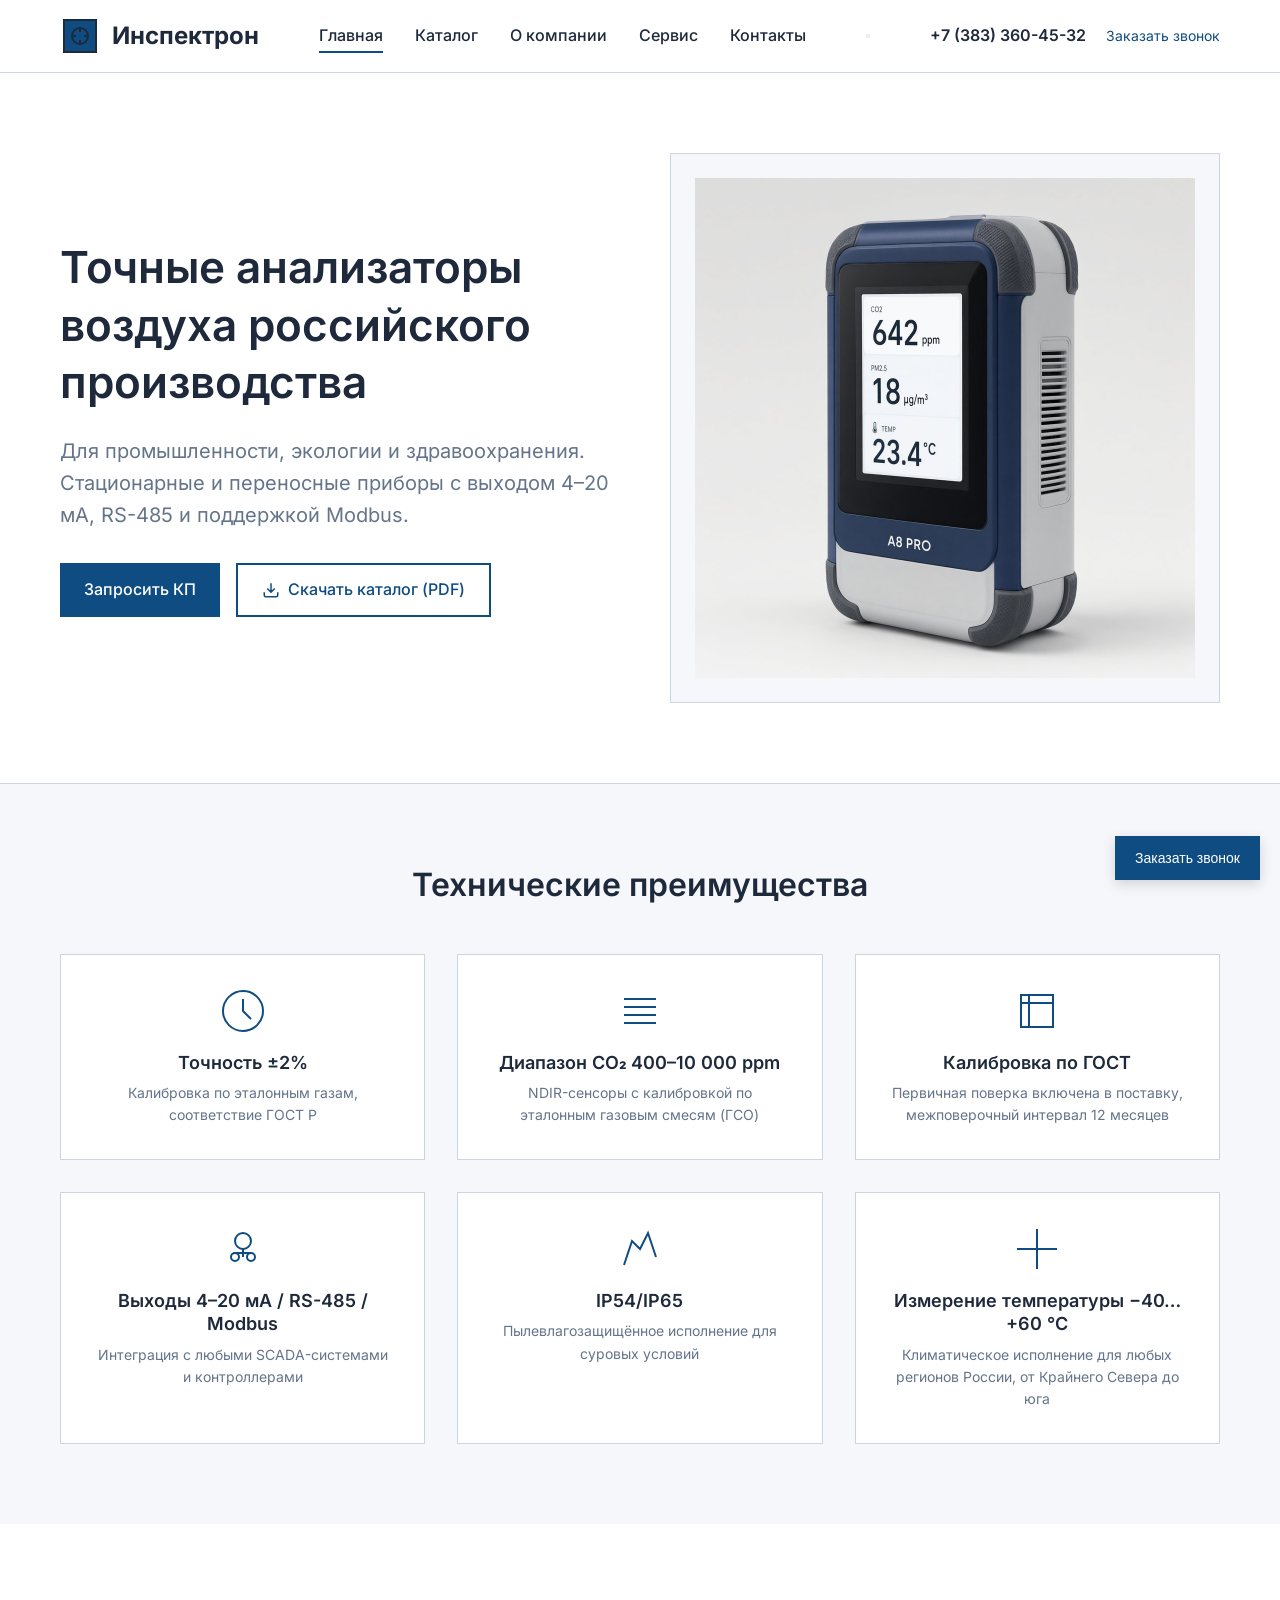
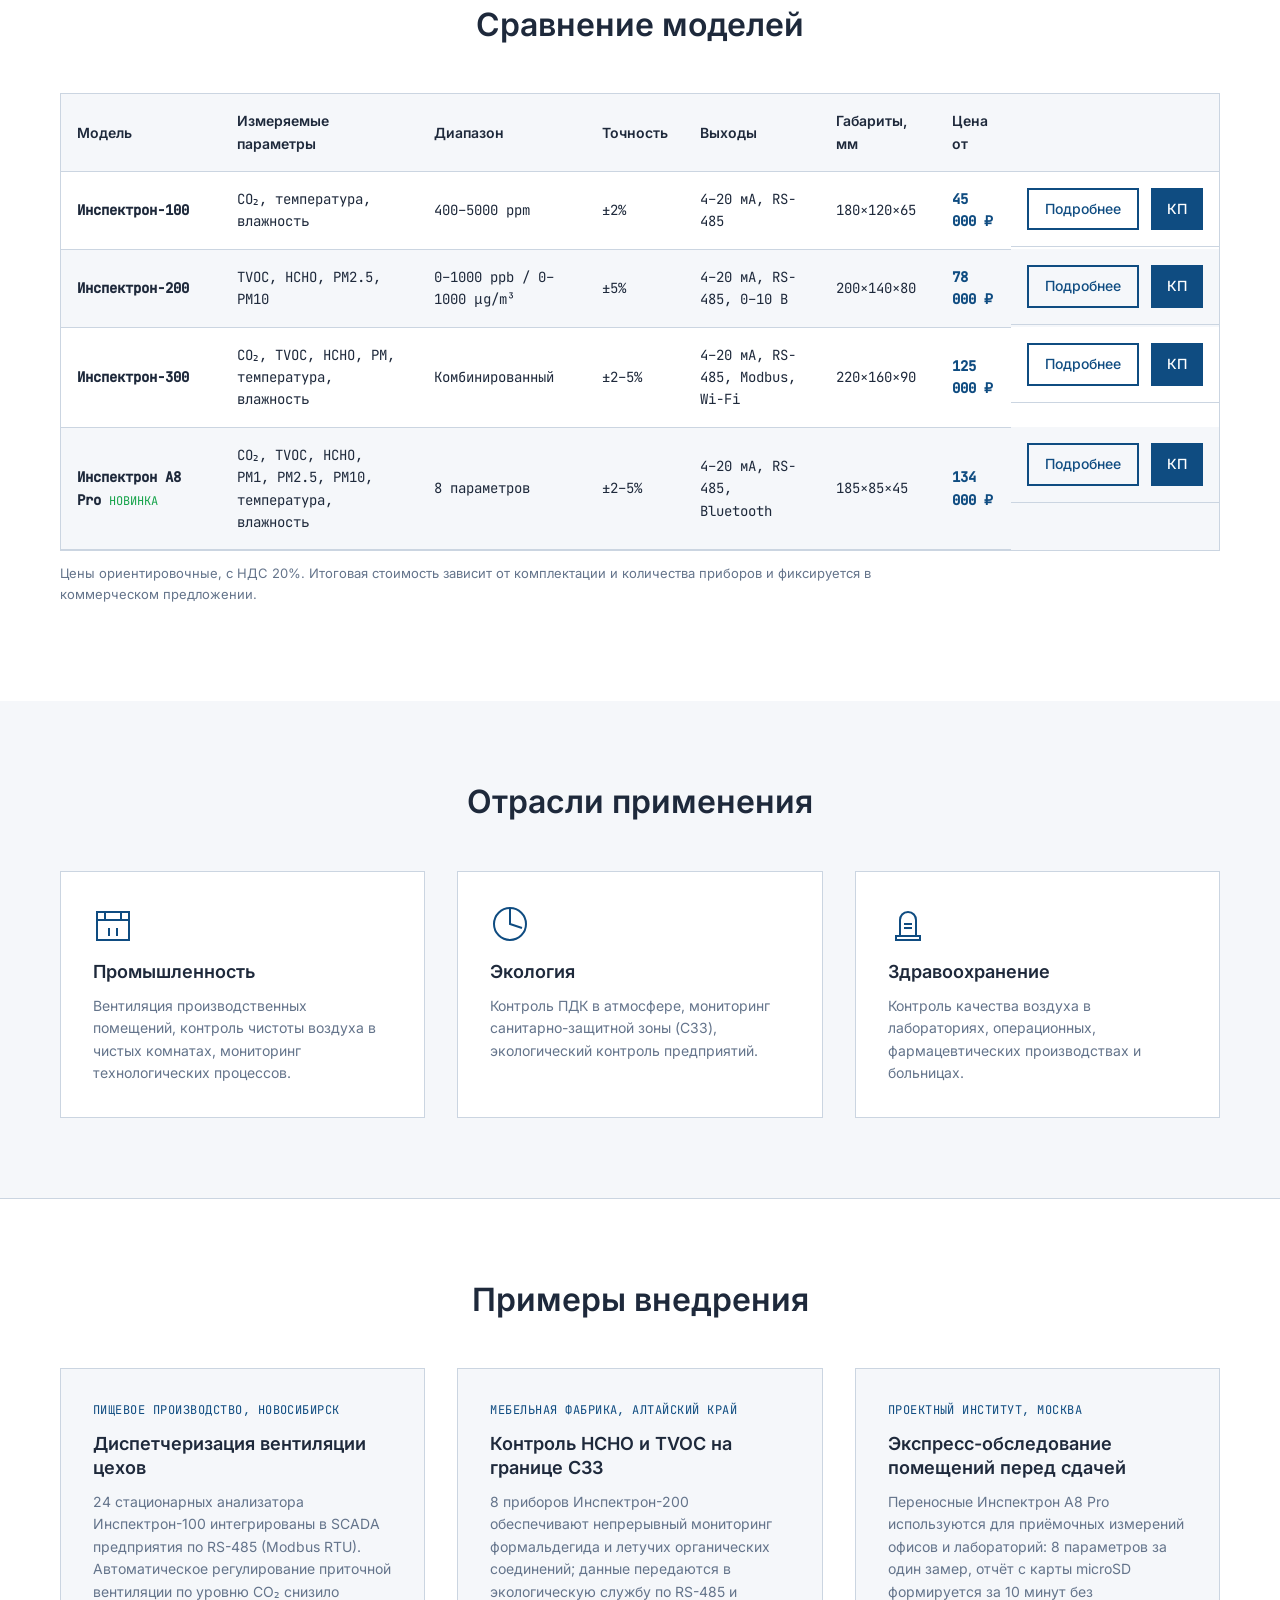
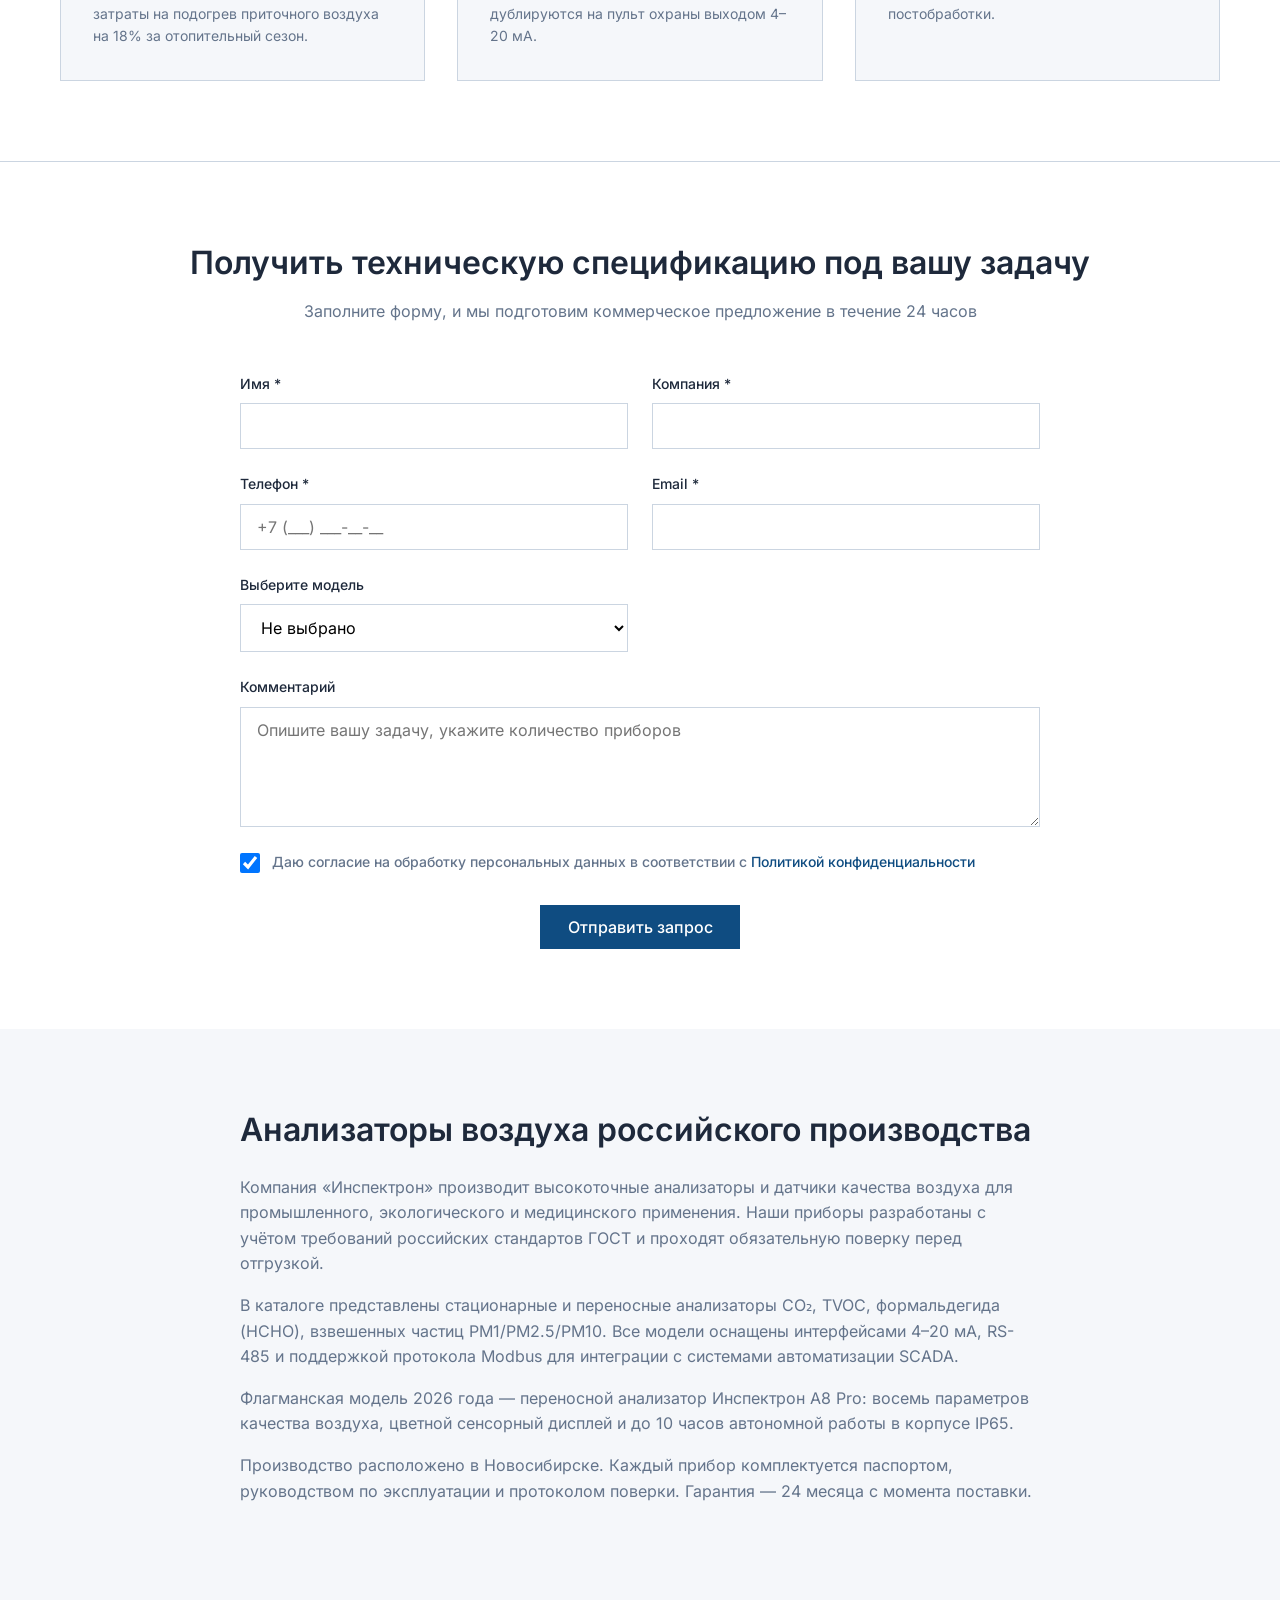
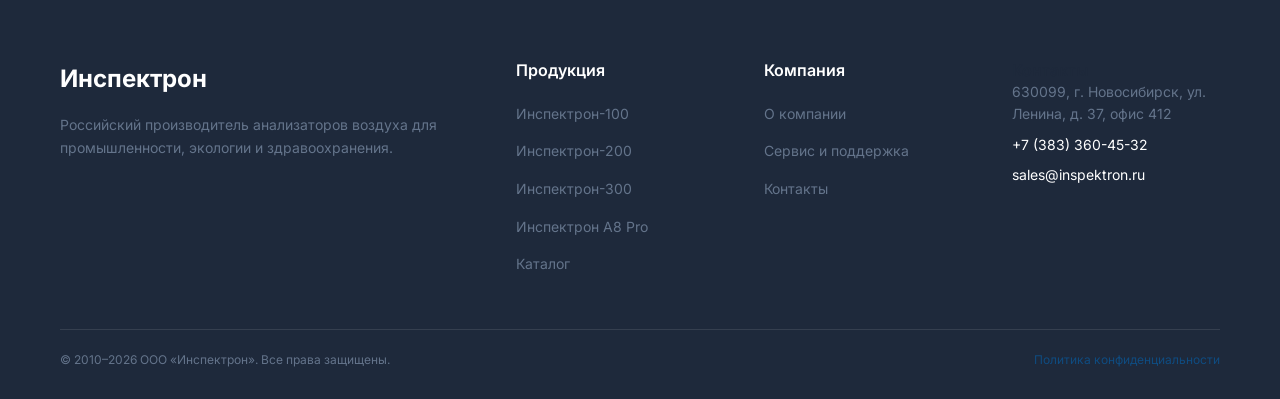
<file: index.html>
<!DOCTYPE html>
<html lang="ru">
<head>
    <!-- Yandex.Metrika counter -->
    <script type="text/javascript">
        (function(m,e,t,r,i,k,a){
            m[i]=m[i]||function(){(m[i].a=m[i].a||[]).push(arguments)};
            m[i].l=1*new Date();
            for (var j = 0; j < document.scripts.length; j++) {if (document.scripts[j].src === r) { return; }}
            k=e.createElement(t),a=e.getElementsByTagName(t)[0],k.async=1,k.src=r,a.parentNode.insertBefore(k,a)
        })(window, document,'script','https://mc.yandex.ru/metrika/tag.js?id=108394825', 'ym');

        ym(108394825, 'init', {ssr:true, webvisor:true, clickmap:true, ecommerce:"dataLayer", referrer: document.referrer, url: location.href, accurateTrackBounce:true, trackLinks:true});
    </script>
    <noscript><div><img src="https://mc.yandex.ru/watch/108394825" style="position:absolute; left:-9999px;" alt="" /></div></noscript>
    <!-- /Yandex.Metrika counter -->
  <meta charset="UTF-8">
  <meta name="viewport" content="width=device-width, initial-scale=1.0">
  <title>Инспектрон — анализаторы воздуха российского производства</title>
  <meta name="description" content="Точные анализаторы воздуха для промышленности, экологии и здравоохранения. Производство РФ, сертификация ГОСТ, гарантия 24 месяца.">
  <meta property="og:title" content="Инспектрон — анализаторы воздуха российского производства">
  <meta property="og:description" content="Точные анализаторы воздуха для промышленности, экологии и здравоохранения. Производство РФ, сертификация ГОСТ, гарантия 24 месяца.">
  <meta property="og:type" content="website">
  <meta property="og:url" content="https://inspektron.ru/">
  <meta property="og:image" content="https://inspektron.ru/img/og-image.jpg">
  <meta property="og:site_name" content="Инспектрон">
  <meta name="twitter:card" content="summary_large_image">
  <link rel="stylesheet" href="css/style.css">
  <link rel="stylesheet" href="css/popup.css">
  <link rel="icon" type="image/svg+xml" href="img/favicon.svg">
  <link rel="alternate icon" type="image/png" href="img/favicon.png">
  <link rel="canonical" href="https://inspektron.ru/">
  <link rel="stylesheet" href="css/fonts.css">
  <script type="application/ld+json">
{
  "@context": "https://schema.org",
  "@graph": [
    {
      "@type": "Organization",
      "@id": "https://inspektron.ru/#org",
      "name": "ООО «Инспектрон»",
      "url": "https://inspektron.ru/",
      "logo": "https://inspektron.ru/img/favicon.png",
      "description": "Российский производитель анализаторов качества воздуха для промышленности, экологии и здравоохранения",
      "foundingDate": "2010",
      "address": {"@type": "PostalAddress", "addressLocality": "Новосибирск", "streetAddress": "ул. Ленина, д. 37, офис 412", "postalCode": "630099", "addressCountry": "RU"},
      "contactPoint": [
        {"@type": "ContactPoint", "telephone": "+7-383-360-45-32", "contactType": "sales", "email": "sales@inspektron.ru", "areaServed": "RU", "availableLanguage": "Russian"},
        {"@type": "ContactPoint", "telephone": "+7-383-360-45-33", "contactType": "technical support", "email": "support@inspektron.ru", "areaServed": "RU", "availableLanguage": "Russian"}
      ]
    },
    {
      "@type": "WebSite",
      "@id": "https://inspektron.ru/#website",
      "url": "https://inspektron.ru/",
      "name": "Инспектрон",
      "publisher": {"@id": "https://inspektron.ru/#org"}
    }
  ]
}
  </script>
</head>
<body>
  <header class="header">
    <div class="container">
      <div class="header__inner">
        <a href="index.html" class="logo">
          <svg viewBox="0 0 40 40" fill="none" xmlns="http://www.w3.org/2000/svg">
            <rect x="4" y="4" width="32" height="32" stroke="currentColor" stroke-width="2"/>
            <circle cx="20" cy="20" r="8" stroke="currentColor" stroke-width="2"/>
            <path d="M20 12V16M20 24V28M12 20H16M24 20H28" stroke="currentColor" stroke-width="2"/>
          </svg>
          Инспектрон
        </a>
        <nav class="nav" id="nav">
          <a href="index.html" class="active">Главная</a>
          <a href="catalog.html">Каталог</a>
          <a href="about.html">О компании</a>
          <a href="service.html">Сервис</a>
          <a href="contacts.html">Контакты</a>
        </nav>
        <button class="nav-toggle" id="navToggle" aria-label="Меню">
          <span></span>
          <span></span>
          <span></span>
        </button>
        <div class="header__contacts">
          <a href="tel:+73833604532" class="header__phone">+7 (383) 360-45-32</a>
          <a href="contacts.html" class="header__callback">Заказать звонок</a>
        </div>
      </div>
    </div>
  </header>

  <main>
    <section class="hero">
      <div class="container">
        <div class="hero__inner">
          <div class="hero__content">
            <h1>Точные анализаторы воздуха российского производства</h1>
            <p class="hero__subtitle">Для промышленности, экологии и здравоохранения. Стационарные и переносные приборы с выходом 4–20 мА, RS-485 и поддержкой Modbus.</p>
            <div class="hero__buttons">
              <a href="#lead-form" class="btn btn-primary">Запросить КП</a>
              <a href="docs/inspektron-catalog-2026.pdf" class="btn btn-secondary btn-download" download>
                <svg viewBox="0 0 24 24" fill="none" stroke="currentColor" stroke-width="2">
                  <path d="M21 15v4a2 2 0 01-2 2H5a2 2 0 01-2-2v-4M7 10l5 5 5-5M12 15V3"/>
                </svg>
                Скачать каталог (PDF)
              </a>
            </div>
          </div>
          <div class="hero__image">
            <img src="img/a8-pro.jpg" width="1000" height="1000" alt="Переносной анализатор воздуха Инспектрон A8 Pro">
          </div>
        </div>
      </div>
    </section>

    <section class="advantages">
      <div class="container">
        <h2>Технические преимущества</h2>
        <div class="advantages__grid">
          <div class="advantage-card">
            <div class="advantage-card__icon">
              <svg viewBox="0 0 48 48" stroke-width="2">
                <circle cx="24" cy="24" r="20"/>
                <path d="M24 12v12l8 8"/>
              </svg>
            </div>
            <h3>Точность ±2%</h3>
            <p>Калибровка по эталонным газам, соответствие ГОСТ Р</p>
          </div>
          <div class="advantage-card">
            <div class="advantage-card__icon">
              <svg viewBox="0 0 48 48" stroke-width="2">
                <path d="M8 36h32M8 28h32M8 20h32M8 12h32"/>
              </svg>
            </div>
            <h3>Диапазон CO₂ 400–10 000 ppm</h3>
            <p>NDIR-сенсоры с калибровкой по эталонным газовым смесям (ГСО)</p>
          </div>
          <div class="advantage-card">
            <div class="advantage-card__icon">
              <svg viewBox="0 0 48 48" stroke-width="2">
                <rect x="8" y="8" width="32" height="32"/>
                <path d="M8 16h32M16 8v32"/>
              </svg>
            </div>
            <h3>Калибровка по ГОСТ</h3>
            <p>Первичная поверка включена в поставку, межповерочный интервал 12 месяцев</p>
          </div>
          <div class="advantage-card">
            <div class="advantage-card__icon">
              <svg viewBox="0 0 48 48" stroke-width="2">
                <circle cx="24" cy="16" r="8"/>
                <circle cx="16" cy="32" r="4"/>
                <circle cx="32" cy="32" r="4"/>
                <path d="M24 24v8M16 28h16"/>
              </svg>
            </div>
            <h3>Выходы 4–20 мА / RS-485 / Modbus</h3>
            <p>Интеграция с любыми SCADA-системами и контроллерами</p>
          </div>
          <div class="advantage-card">
            <div class="advantage-card__icon">
              <svg viewBox="0 0 48 48" stroke-width="2">
                <path d="M8 40l8-24 8 8 8-16 8 24"/>
              </svg>
            </div>
            <h3>IP54/IP65</h3>
            <p>Пылевлагозащищённое исполнение для суровых условий</p>
          </div>
          <div class="advantage-card">
            <div class="advantage-card__icon">
              <svg viewBox="0 0 48 48" stroke-width="2">
                <path d="M24 8v32M8 24h32"/>
                <path d="M24 4v8M24 36v8M4 24h8M36 24h8"/>
              </svg>
            </div>
            <h3>Измерение температуры −40…+60 °C</h3>
            <p>Климатическое исполнение для любых регионов России, от Крайнего Севера до юга</p>
          </div>
        </div>
      </div>
    </section>

    <section class="comparison">
      <div class="container">
        <h2>Сравнение моделей</h2>
        <div class="table-wrapper">
          <table class="table">
            <thead>
              <tr>
                <th>Модель</th>
                <th>Измеряемые параметры</th>
                <th>Диапазон</th>
                <th>Точность</th>
                <th>Выходы</th>
                <th>Габариты, мм</th>
                <th>Цена от</th>
                <th></th>
              </tr>
            </thead>
            <tbody>
              <tr>
                <td><strong>Инспектрон-100</strong></td>
                <td>CO₂, температура, влажность</td>
                <td>400–5000 ppm</td>
                <td>±2%</td>
                <td>4–20 мА, RS-485</td>
                <td>180×120×65</td>
                <td class="price">45 000 ₽</td>
                <td class="table__actions">
                  <a href="det100.html" class="btn btn-secondary">Подробнее</a>
                  <a href="#lead-form" class="btn btn-primary">КП</a>
                </td>
              </tr>
              <tr>
                <td><strong>Инспектрон-200</strong></td>
                <td>TVOC, HCHO, PM2.5, PM10</td>
                <td>0–1000 ppb / 0–1000 μg/m³</td>
                <td>±5%</td>
                <td>4–20 мА, RS-485, 0–10 В</td>
                <td>200×140×80</td>
                <td class="price">78 000 ₽</td>
                <td class="table__actions">
                  <a href="det200.html" class="btn btn-secondary">Подробнее</a>
                  <a href="#lead-form" class="btn btn-primary">КП</a>
                </td>
              </tr>
              <tr>
                <td><strong>Инспектрон-300</strong></td>
                <td>CO₂, TVOC, HCHO, PM, температура, влажность</td>
                <td>Комбинированный</td>
                <td>±2–5%</td>
                <td>4–20 мА, RS-485, Modbus, Wi-Fi</td>
                <td>220×160×90</td>
                <td class="price">125 000 ₽</td>
                <td class="table__actions">
                  <a href="det300.html" class="btn btn-secondary">Подробнее</a>
                  <a href="#lead-form" class="btn btn-primary">КП</a>
                </td>
              </tr>
              <tr>
                <td><strong>Инспектрон A8 Pro</strong> <span style="color: var(--success); font-size: 0.75rem;">НОВИНКА</span></td>
                <td>CO₂, TVOC, HCHO, PM1, PM2.5, PM10, температура, влажность</td>
                <td>8 параметров</td>
                <td>±2–5%</td>
                <td>4–20 мА, RS-485, Bluetooth</td>
                <td>185×85×45</td>
                <td class="price">134 000 ₽</td>
                <td class="table__actions">
                  <a href="a8-pro.html" class="btn btn-secondary">Подробнее</a>
                  <a href="#lead-form" class="btn btn-primary">КП</a>
                </td>
              </tr>
            </tbody>
          </table>
        </div>
        <p class="price-note">Цены ориентировочные, с НДС 20%. Итоговая стоимость зависит от комплектации и количества приборов и фиксируется в коммерческом предложении.</p>
      </div>
    </section>

    <section class="industries">
      <div class="container">
        <h2>Отрасли применения</h2>
        <div class="industries__grid">
          <div class="industry-card">
            <div class="industry-card__icon">
              <svg viewBox="0 0 40 40" stroke-width="2">
                <rect x="4" y="8" width="32" height="28"/>
                <path d="M4 16h32M12 8v8M28 8v8"/>
                <path d="M16 24v8M24 24v8"/>
              </svg>
            </div>
            <h3>Промышленность</h3>
            <p>Вентиляция производственных помещений, контроль чистоты воздуха в чистых комнатах, мониторинг технологических процессов.</p>
          </div>
          <div class="industry-card">
            <div class="industry-card__icon">
              <svg viewBox="0 0 40 40" stroke-width="2">
                <circle cx="20" cy="20" r="16"/>
                <path d="M20 4v16l12 4"/>
              </svg>
            </div>
            <h3>Экология</h3>
            <p>Контроль ПДК в атмосфере, мониторинг санитарно-защитной зоны (СЗЗ), экологический контроль предприятий.</p>
          </div>
          <div class="industry-card">
            <div class="industry-card__icon">
              <svg viewBox="0 0 40 40" stroke-width="2">
                <path d="M8 32h24v4H8zM12 32V16c0-4 3-8 8-8s8 4 8 8v16"/>
                <path d="M16 20h8M16 24h8"/>
              </svg>
            </div>
            <h3>Здравоохранение</h3>
            <p>Контроль качества воздуха в лабораториях, операционных, фармацевтических производствах и больницах.</p>
          </div>
        </div>
      </div>
    </section>

    <section class="cases">
      <div class="container">
        <h2>Примеры внедрения</h2>
        <div class="cases__grid">
          <div class="case-card">
            <span class="case-card__tag">Пищевое производство, Новосибирск</span>
            <h3>Диспетчеризация вентиляции цехов</h3>
            <p>24 стационарных анализатора Инспектрон-100 интегрированы в SCADA предприятия по RS-485 (Modbus RTU). Автоматическое регулирование приточной вентиляции по уровню CO₂ снизило затраты на подогрев приточного воздуха на 18% за отопительный сезон.</p>
          </div>
          <div class="case-card">
            <span class="case-card__tag">Мебельная фабрика, Алтайский край</span>
            <h3>Контроль HCHO и TVOC на границе СЗЗ</h3>
            <p>8 приборов Инспектрон-200 обеспечивают непрерывный мониторинг формальдегида и летучих органических соединений; данные передаются в экологическую службу по RS-485 и дублируются на пульт охраны выходом 4–20 мА.</p>
          </div>
          <div class="case-card">
            <span class="case-card__tag">Проектный институт, Москва</span>
            <h3>Экспресс-обследование помещений перед сдачей</h3>
            <p>Переносные Инспектрон A8 Pro используются для приёмочных измерений офисов и лабораторий: 8 параметров за один замер, отчёт с карты microSD формируется за 10 минут без постобработки.</p>
          </div>
        </div>
      </div>
    </section>

    <section class="lead-form" id="lead-form">
      <div class="container">
        <h2>Получить техническую спецификацию под вашу задачу</h2>
        <p class="lead-form__subtitle">Заполните форму, и мы подготовим коммерческое предложение в течение 24 часов</p>
        <form class="lead-form__wrapper" action="https://formspree.io/f/movgnzzk" method="POST">
          <input type="hidden" name="_subject" value="Заявка с сайта inspektron.ru (index.html)">
                    <input type="hidden" name="_next" value="https://inspektron.ru/thank-you.html">
                    <input type="text" name="_gotcha" class="hp-field" tabindex="-1" autocomplete="off">
          <div class="form-grid">
            <div class="form-group">
              <label for="name">Имя *</label>
              <input type="text" id="name" name="name" required>
            </div>
            <div class="form-group">
              <label for="company">Компания *</label>
              <input type="text" id="company" name="company" required>
            </div>
            <div class="form-group">
              <label for="phone">Телефон *</label>
              <input type="tel" id="phone" name="phone" required>
            </div>
            <div class="form-group">
              <label for="email">Email *</label>
              <input type="email" id="email" name="email" required>
            </div>
            <div class="form-group">
              <label for="model">Выберите модель</label>
              <select id="model" name="model">
                <option value="">Не выбрано</option>
                <option value="det100">Инспектрон-100</option>
                <option value="det200">Инспектрон-200</option>
                <option value="det300">Инспектрон-300</option>
                <option value="a8pro">Инспектрон A8 Pro</option>
                <option value="other">Другое</option>
              </select>
            </div>
            <div class="form-group full-width">
              <label for="comment">Комментарий</label>
              <textarea id="comment" name="comment" placeholder="Опишите вашу задачу, укажите количество приборов"></textarea>
            </div>
            <div class="form-group full-width">
              <div class="form-checkbox">
                <input type="checkbox" id="consent" name="consent" required checked>
                <label for="consent">Даю согласие на обработку персональных данных в соответствии с <a href="privacy.html">Политикой конфиденциальности</a></label>
              </div>
            </div>
          </div>
          <div class="form-submit">
            <button type="submit" class="btn btn-primary">Отправить запрос</button>
          </div>
        </form>
      </div>
    </section>

    <section class="seo-text">
      <div class="container">
        <div class="seo-text__content">
          <h2>Анализаторы воздуха российского производства</h2>
          <p>Компания «Инспектрон» производит высокоточные анализаторы и датчики качества воздуха для промышленного, экологического и медицинского применения. Наши приборы разработаны с учётом требований российских стандартов ГОСТ и проходят обязательную поверку перед отгрузкой.</p>
          <p>В каталоге представлены стационарные и переносные анализаторы CO₂, TVOC, формальдегида (HCHO), взвешенных частиц PM1/PM2.5/PM10. Все модели оснащены интерфейсами 4–20 мА, RS-485 и поддержкой протокола Modbus для интеграции с системами автоматизации SCADA.</p>
          <p>Флагманская модель 2026 года — переносной анализатор Инспектрон A8 Pro: восемь параметров качества воздуха, цветной сенсорный дисплей и до 10 часов автономной работы в корпусе IP65.</p>
          <p>Производство расположено в Новосибирске. Каждый прибор комплектуется паспортом, руководством по эксплуатации и протоколом поверки. Гарантия — 24 месяца с момента поставки.</p>
        </div>
      </div>
    </section>
  </main>

  <footer class="footer">
    <div class="container">
      <div class="footer__inner">
        <div class="footer__about">
          <a href="index.html" class="logo">Инспектрон</a>
          <p>Российский производитель анализаторов воздуха для промышленности, экологии и здравоохранения.</p>
        </div>
        <nav class="footer__nav">
          <h4>Продукция</h4>
          <ul>
            <li><a href="det100.html">Инспектрон-100</a></li>
            <li><a href="det200.html">Инспектрон-200</a></li>
            <li><a href="det300.html">Инспектрон-300</a></li>
            <li><a href="a8-pro.html">Инспектрон A8 Pro</a></li>
            <li><a href="catalog.html">Каталог</a></li>
          </ul>
        </nav>
        <nav class="footer__nav">
          <h4>Компания</h4>
          <ul>
            <li><a href="about.html">О компании</a></li>
            <li><a href="service.html">Сервис и поддержка</a></li>
            <li><a href="contacts.html">Контакты</a></li>
          </ul>
        </nav>
        <div class="footer__contacts">
          <h4>Контакты</h4>
          <p>630099, г. Новосибирск, ул. Ленина, д. 37, офис 412</p>
          <p><a href="tel:+73833604532">+7 (383) 360-45-32</a></p>
          <p><a href="mailto:sales@inspektron.ru">sales@inspektron.ru</a></p>
        </div>
      </div>
      <div class="footer__bottom">
        <p>© 2010–2026 ООО «Инспектрон». Все права защищены.</p>
        <p><a href="privacy.html">Политика конфиденциальности</a></p>
      </div>
    </div>
  </footer>

  <script src="js/script.js"></script>
<!-- Popup Form -->
<div class="popup-overlay" id="popupForm">
  <div class="popup-form">
    <button class="popup-form__close" onclick="closePopup()">&times;</button>
    <h3>Обратный звонок</h3>
    <p>Оставьте номер телефона, и мы перезвоним вам в течение 15 минут</p>
    <form action="https://formspree.io/f/movgnzzk" method="POST">
          <input type="hidden" name="_subject" value="Заявка с сайта inspektron.ru (index.html)">
                    <input type="hidden" name="_next" value="https://inspektron.ru/thank-you.html">
                    <input type="text" name="_gotcha" class="hp-field" tabindex="-1" autocomplete="off">
      <div class="form-group">
        <label for="popup-name">Имя *</label>
        <input type="text" id="popup-name" name="name" required>
      </div>
      <div class="form-group">
        <label for="popup-phone">Телефон *</label>
        <input type="tel" id="popup-phone" name="phone" required>
      </div>
      <div class="form-group">
        <label for="popup-question">Ваш вопрос</label>
        <textarea id="popup-question" name="question" rows="3"></textarea>
      </div>
      <div class="form-checkbox">
        <input type="checkbox" id="popup-consent" name="consent" required checked>
        <label for="popup-consent">Даю согласие на обработку персональных данных</label>
      </div>
      <button type="submit" class="btn btn-primary" style="width: 100%; margin-top: 16px;">Отправить</button>
    </form>
  </div>
</div>

<button class="popup-trigger" onclick="openPopup()">Заказать звонок</button>

</body>
</html>
</file>
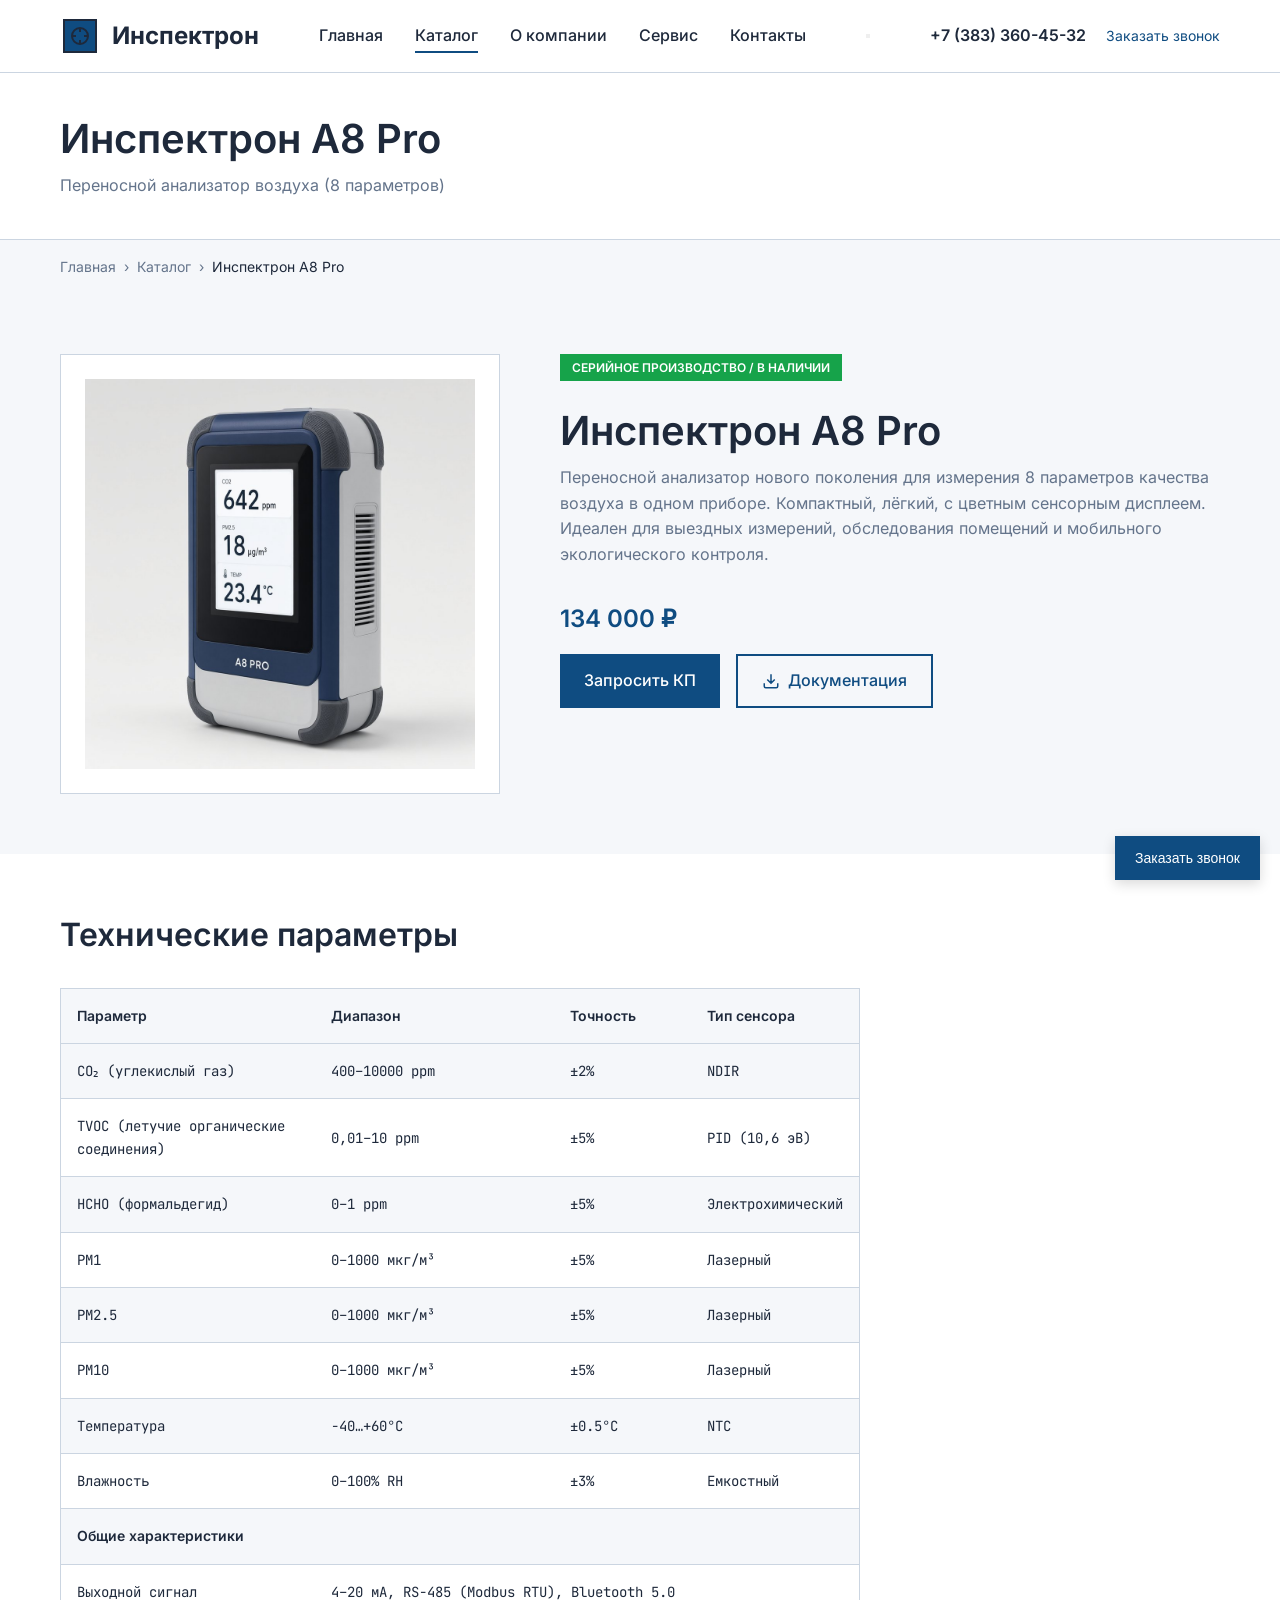
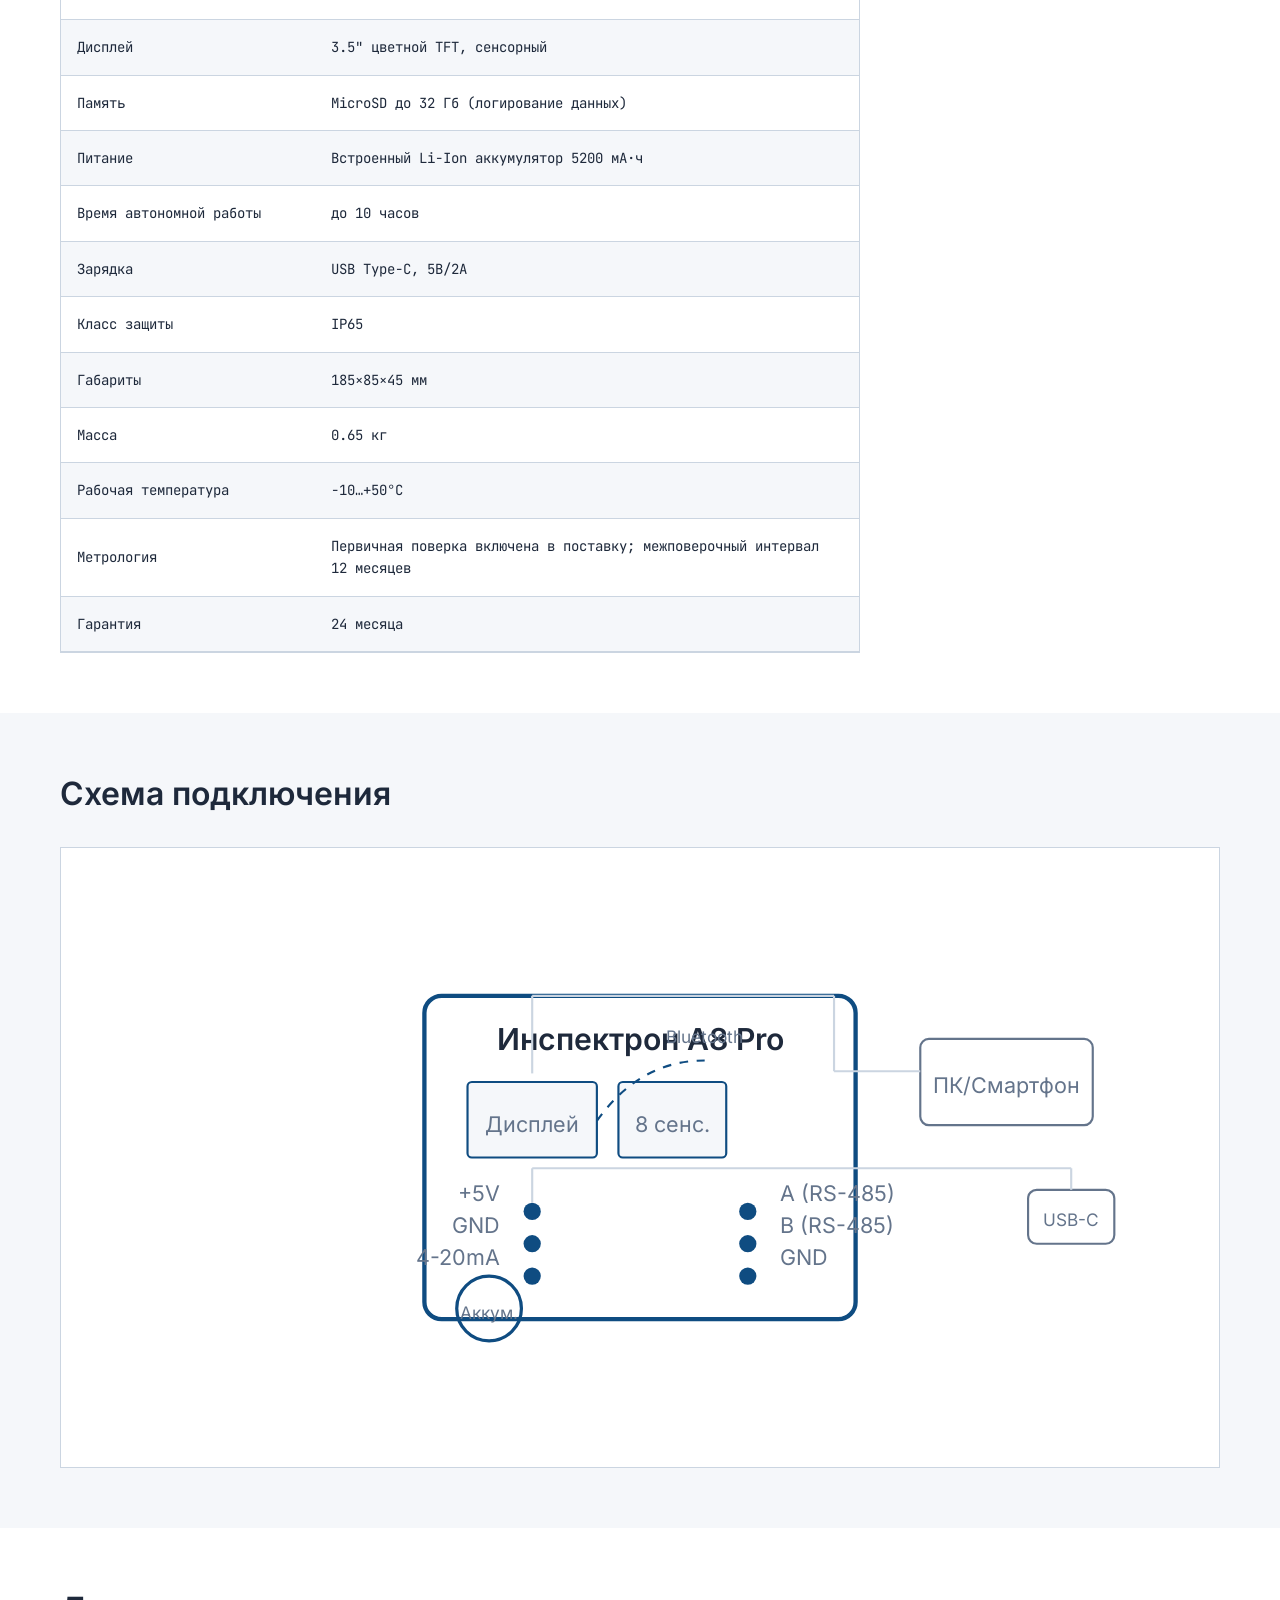
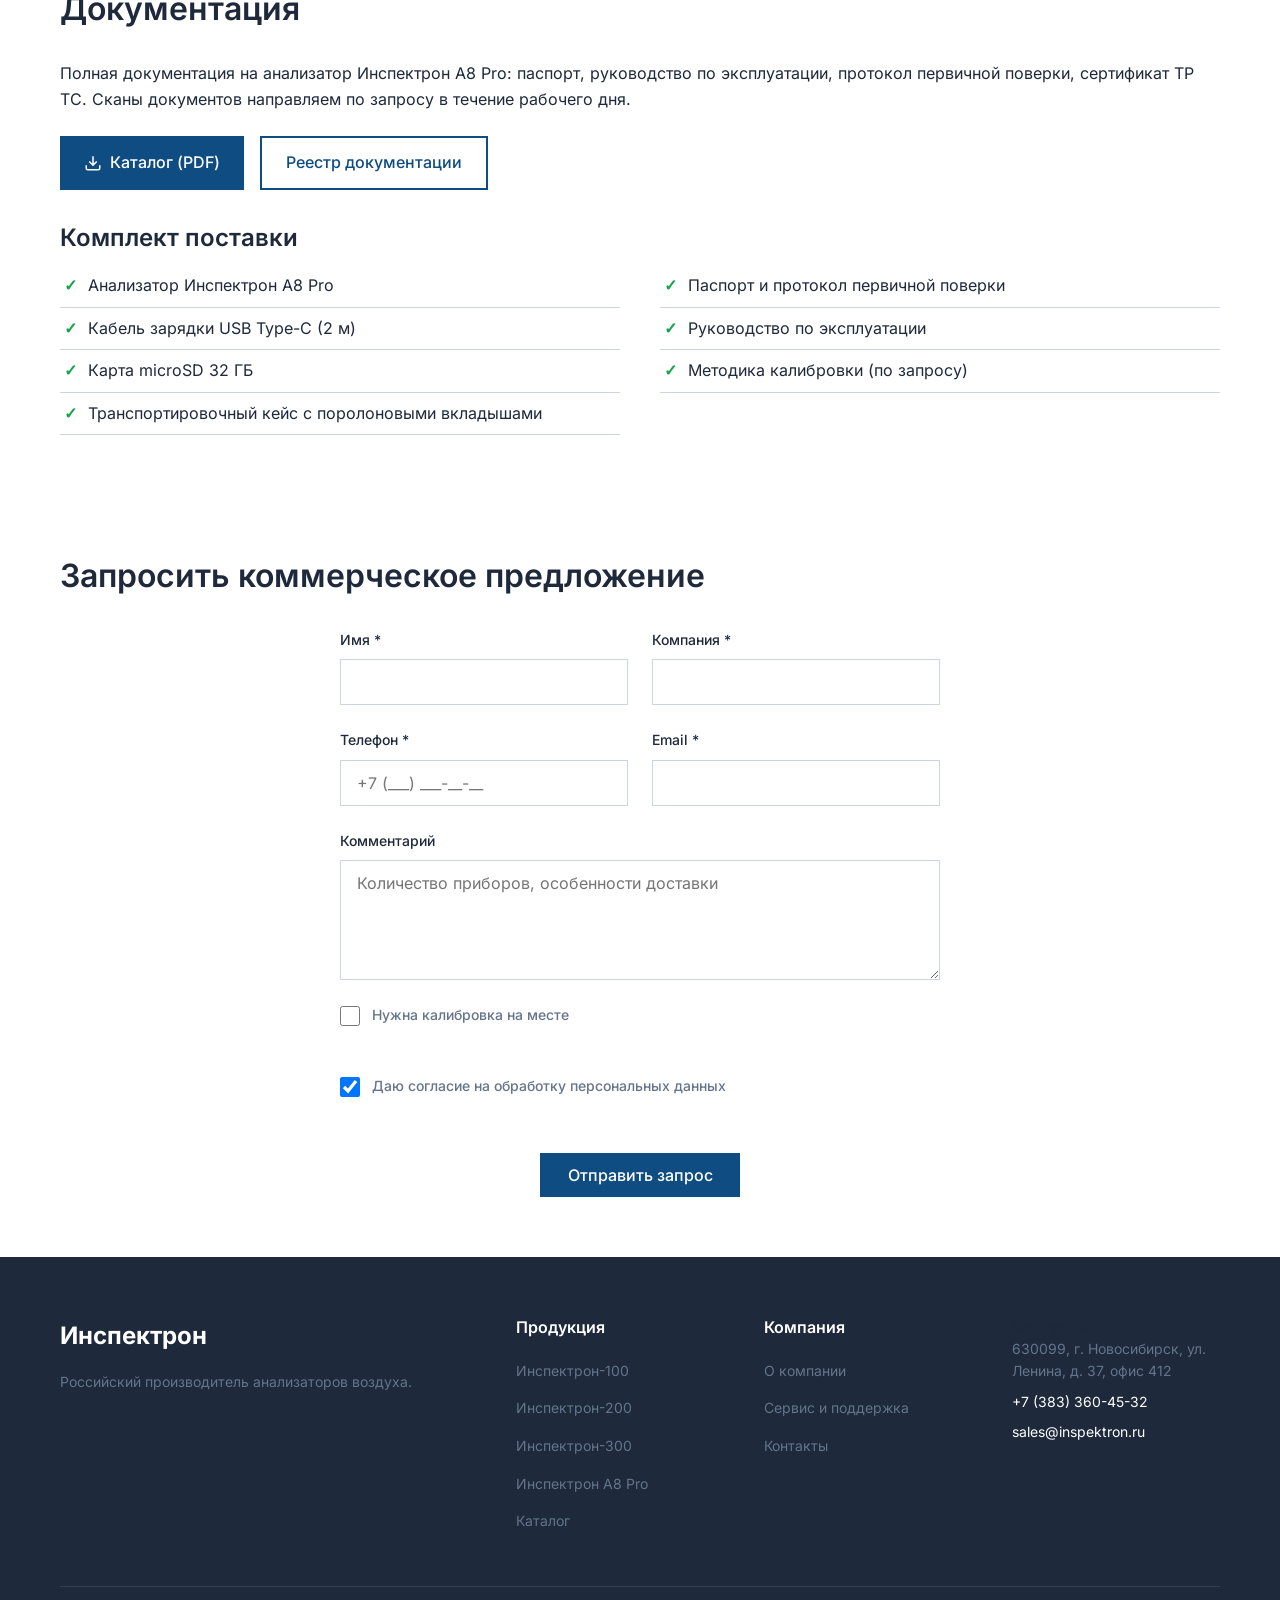
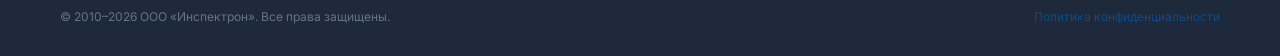
<file: a8-pro.html>
<!DOCTYPE html>
<html lang="ru">
<head>
    <!-- Yandex.Metrika counter -->
    <script type="text/javascript">
        (function(m,e,t,r,i,k,a){
            m[i]=m[i]||function(){(m[i].a=m[i].a||[]).push(arguments)};
            m[i].l=1*new Date();
            for (var j = 0; j < document.scripts.length; j++) {if (document.scripts[j].src === r) { return; }}
            k=e.createElement(t),a=e.getElementsByTagName(t)[0],k.async=1,k.src=r,a.parentNode.insertBefore(k,a)
        })(window, document,'script','https://mc.yandex.ru/metrika/tag.js?id=108394825', 'ym');

        ym(108394825, 'init', {ssr:true, webvisor:true, clickmap:true, ecommerce:"dataLayer", referrer: document.referrer, url: location.href, accurateTrackBounce:true, trackLinks:true});
    </script>
    <noscript><div><img src="https://mc.yandex.ru/watch/108394825" style="position:absolute; left:-9999px;" alt="" /></div></noscript>
    <!-- /Yandex.Metrika counter -->
  <meta charset="UTF-8">
  <meta name="viewport" content="width=device-width, initial-scale=1.0">
  <title>Инспектрон A8 Pro — переносной анализатор воздуха (8 параметров)</title>
  <meta name="description" content="Переносной анализатор воздуха Инспектрон A8 Pro. Измерение 8 параметров: CO₂, TVOC, HCHO, PM1, PM2.5, PM10, температура, влажность. Цена 134 000 руб.">
  <meta property="og:title" content="Инспектрон A8 Pro — переносной анализатор воздуха (8 параметров)">
  <meta property="og:description" content="Переносной анализатор Инспектрон A8 Pro. 8 параметров: CO2, TVOC, HCHO, PM1, PM2.5, PM10, температура, влажность. Цена 134 000 руб.">
  <meta property="og:type" content="product">
  <meta property="og:url" content="https://inspektron.ru/a8-pro.html">
  <meta property="og:image" content="https://inspektron.ru/img/og-image.jpg">
  <meta property="og:site_name" content="Инспектрон">
  <meta property="product:price.amount" content="134000">
  <meta property="product:price.currency" content="RUB">
  <link rel="stylesheet" href="css/style.css">
  <link rel="stylesheet" href="css/popup.css">
  <link rel="icon" type="image/svg+xml" href="img/favicon.svg">
  <link rel="alternate icon" type="image/png" href="img/favicon.png">
  <link rel="canonical" href="https://inspektron.ru/a8-pro.html">
  <link rel="stylesheet" href="css/fonts.css">
  <script type="application/ld+json">
{
  "@context": "https://schema.org",
  "@type": "Product",
  "name": "Инспектрон A8 Pro",
  "image": "https://inspektron.ru/img/a8-pro.jpg",
  "description": "Анализатор качества воздуха Инспектрон A8 Pro российского производства. Поверка включена в поставку, гарантия 24 месяца.",
  "brand": {"@type": "Brand", "name": "Инспектрон"},
  "manufacturer": {"@type": "Organization", "name": "ООО «Инспектрон»"},
  "offers": {
    "@type": "Offer",
    "url": "https://inspektron.ru/a8-pro.html",
    "priceCurrency": "RUB",
    "price": "134000",
    "availability": "https://schema.org/InStock",
    "seller": {"@type": "Organization", "name": "ООО «Инспектрон»"}
  }
}
  </script>
</head>
<body>
  <header class="header">
    <div class="container">
      <div class="header__inner">
        <a href="index.html" class="logo">
          <svg viewBox="0 0 40 40" fill="none" xmlns="http://www.w3.org/2000/svg">
            <rect x="4" y="4" width="32" height="32" stroke="currentColor" stroke-width="2"/>
            <circle cx="20" cy="20" r="8" stroke="currentColor" stroke-width="2"/>
            <path d="M20 12V16M20 24V28M12 20H16M24 20H28" stroke="currentColor" stroke-width="2"/>
          </svg>
          Инспектрон
        </a>
        <nav class="nav" id="nav">
          <a href="index.html">Главная</a>
          <a href="catalog.html" class="active">Каталог</a>
          <a href="about.html">О компании</a>
          <a href="service.html">Сервис</a>
          <a href="contacts.html">Контакты</a>
        </nav>
        <button class="nav-toggle" id="navToggle" aria-label="Меню">
          <span></span>
          <span></span>
          <span></span>
        </button>
        <div class="header__contacts">
          <a href="tel:+73833604532" class="header__phone">+7 (383) 360-45-32</a>
          <a href="contacts.html" class="header__callback">Заказать звонок</a>
        </div>
      </div>
    </div>
  </header>

  <main>
    <section class="page-header">
      <div class="container">
        <h1>Инспектрон A8 Pro</h1>
        <p>Переносной анализатор воздуха (8 параметров)</p>
      </div>
    </section>

    <section class="breadcrumbs">
      <div class="container">
        <ol class="breadcrumbs__list">
          <li><a href="index.html">Главная</a></li>
          <li><a href="catalog.html">Каталог</a></li>
          <li><span>Инспектрон A8 Pro</span></li>
        </ol>
      </div>
    </section>

    <section class="product-hero">
      <div class="container">
        <div class="product-hero__inner">
          <div class="product-hero__image">
            <img src="img/a8-pro.jpg" width="1000" height="1000" alt="Переносной анализатор воздуха Инспектрон A8 Pro" loading="eager">
          </div>
          <div class="product-hero__info">
            <span class="product-hero__status">Серийное производство / В наличии</span>
            <h2 class="product-hero__title">Инспектрон A8 Pro</h2>
            <p class="product-hero__desc">Переносной анализатор нового поколения для измерения 8 параметров качества воздуха в одном приборе. Компактный, лёгкий, с цветным сенсорным дисплеем. Идеален для выездных измерений, обследования помещений и мобильного экологического контроля.</p>
            <p class="product-hero__price" style="font-size: 1.5rem; font-weight: 600; color: var(--accent); margin: 16px 0;">134 000 ₽</p>
            <div class="hero__buttons">
              <a href="#order-form" class="btn btn-primary">Запросить КП</a>
              <a href="docs/catalog.html" class="btn btn-secondary btn-download">
                <svg viewBox="0 0 24 24" fill="none" stroke="currentColor" stroke-width="2">
                  <path d="M21 15v4a2 2 0 01-2 2H5a2 2 0 01-2-2v-4M7 10l5 5 5-5M12 15V3"/>
                </svg>
                Документация
              </a>
            </div>
          </div>
        </div>
      </div>
    </section>

    <section class="product-params">
      <div class="container">
        <h2>Технические параметры</h2>
        <div class="params-table table-wrapper">
          <table class="table">
            <tbody>
              <tr>
                <th>Параметр</th>
                <th>Диапазон</th>
                <th>Точность</th>
                <th>Тип сенсора</th>
              </tr>
              <tr>
                <td>CO₂ (углекислый газ)</td>
                <td>400–10000 ppm</td>
                <td>±2%</td>
                <td>NDIR</td>
              </tr>
              <tr>
                <td>TVOC (летучие органические соединения)</td>
                <td>0,01–10 ppm</td>
                <td>±5%</td>
                <td>PID (10,6 эВ)</td>
              </tr>
              <tr>
                <td>HCHO (формальдегид)</td>
                <td>0–1 ppm</td>
                <td>±5%</td>
                <td>Электрохимический</td>
              </tr>
              <tr>
                <td>PM1</td>
                <td>0–1000 мкг/м³</td>
                <td>±5%</td>
                <td>Лазерный</td>
              </tr>
              <tr>
                <td>PM2.5</td>
                <td>0–1000 мкг/м³</td>
                <td>±5%</td>
                <td>Лазерный</td>
              </tr>
              <tr>
                <td>PM10</td>
                <td>0–1000 мкг/м³</td>
                <td>±5%</td>
                <td>Лазерный</td>
              </tr>
              <tr>
                <td>Температура</td>
                <td>−40…+60°C</td>
                <td>±0.5°C</td>
                <td>NTC</td>
              </tr>
              <tr>
                <td>Влажность</td>
                <td>0–100% RH</td>
                <td>±3%</td>
                <td>Емкостный</td>
              </tr>
              <tr>
                <th colspan="4">Общие характеристики</th>
              </tr>
              <tr>
                <td>Выходной сигнал</td>
                <td colspan="3">4–20 мА, RS-485 (Modbus RTU), Bluetooth 5.0</td>
              </tr>
              <tr>
                <td>Дисплей</td>
                <td colspan="3">3.5" цветной TFT, сенсорный</td>
              </tr>
              <tr>
                <td>Память</td>
                <td colspan="3">MicroSD до 32 Гб (логирование данных)</td>
              </tr>
              <tr>
                <td>Питание</td>
                <td colspan="3">Встроенный Li-Ion аккумулятор 5200 мА·ч</td>
              </tr>
              <tr>
                <td>Время автономной работы</td>
                <td colspan="3">до 10 часов</td>
              </tr>
              <tr>
                <td>Зарядка</td>
                <td colspan="3">USB Type-C, 5В/2А</td>
              </tr>
              <tr>
                <td>Класс защиты</td>
                <td colspan="3">IP65</td>
              </tr>
              <tr>
                <td>Габариты</td>
                <td colspan="3">185×85×45 мм</td>
              </tr>
              <tr>
                <td>Масса</td>
                <td colspan="3">0.65 кг</td>
              </tr>
              <tr>
                <td>Рабочая температура</td>
                <td colspan="3">−10…+50°C</td>
              </tr>
              <tr>
                <td>Метрология</td>
                <td colspan="3">Первичная поверка включена в поставку; межповерочный интервал 12 месяцев</td>
              </tr>
              <tr>
                <td>Гарантия</td>
                <td colspan="3">24 месяца</td>
              </tr>
            </tbody>
          </table>
        </div>
      </div>
    </section>

    <section class="connection-scheme">
      <div class="container">
        <h2>Схема подключения</h2>
        <div class="scheme-container">
          <svg viewBox="0 0 500 250" fill="none" xmlns="http://www.w3.org/2000/svg">
            <rect x="150" y="50" width="200" height="150" rx="8" stroke="#0F4C81" stroke-width="2" fill="white"/>
            <text x="250" y="75" text-anchor="middle" font-size="14" font-weight="600" fill="#1E293B">Инспектрон A8 Pro</text>
            <rect x="170" y="90" width="60" height="35" rx="2" stroke="#0F4C81" stroke-width="1" fill="#F5F7FA"/>
            <text x="200" y="113" text-anchor="middle" font-size="10" fill="#64748B">Дисплей</text>
            <rect x="240" y="90" width="50" height="35" rx="2" stroke="#0F4C81" stroke-width="1" fill="#F5F7FA"/>
            <text x="265" y="113" text-anchor="middle" font-size="10" fill="#64748B">8 сенс.</text>
            <circle cx="200" cy="150" r="4" fill="#0F4C81"/>
            <text x="185" y="145" text-anchor="end" font-size="10" fill="#64748B">+5V</text>
            <circle cx="200" cy="165" r="4" fill="#0F4C81"/>
            <text x="185" y="160" text-anchor="end" font-size="10" fill="#64748B">GND</text>
            <circle cx="200" cy="180" r="4" fill="#0F4C81"/>
            <text x="185" y="175" text-anchor="end" font-size="10" fill="#64748B">4-20mA</text>
            <circle cx="300" cy="150" r="4" fill="#0F4C81"/>
            <text x="315" y="145" text-anchor="start" font-size="10" fill="#64748B">A (RS-485)</text>
            <circle cx="300" cy="165" r="4" fill="#0F4C81"/>
            <text x="315" y="160" text-anchor="start" font-size="10" fill="#64748B">B (RS-485)</text>
            <circle cx="300" cy="180" r="4" fill="#0F4C81"/>
            <text x="315" y="175" text-anchor="start" font-size="10" fill="#64748B">GND</text>
            <path d="M230 108 Q250 80 280 80" stroke="#0F4C81" stroke-width="1" stroke-dasharray="4" fill="none"/>
            <text x="280" y="72" text-anchor="middle" font-size="8" fill="#64748B">Bluetooth</text>
            <rect x="380" y="70" width="80" height="40" rx="4" stroke="#64748B" stroke-width="1" fill="white"/>
            <text x="420" y="95" text-anchor="middle" font-size="10" fill="#64748B">ПК/Смартфон</text>
            <line x1="380" y1="85" x2="340" y2="85" stroke="#CBD5E1" stroke-width="1"/>
            <line x1="340" y1="85" x2="340" y2="50" stroke="#CBD5E1" stroke-width="1"/>
            <line x1="340" y1="50" x2="200" y2="50" stroke="#CBD5E1" stroke-width="1"/>
            <line x1="200" y1="50" x2="200" y2="86" stroke="#CBD5E1" stroke-width="1"/>
            <rect x="430" y="140" width="40" height="25" rx="4" stroke="#64748B" stroke-width="1" fill="white"/>
            <text x="450" y="157" text-anchor="middle" font-size="8" fill="#64748B">USB-C</text>
            <line x1="450" y1="140" x2="450" y2="130" stroke="#CBD5E1" stroke-width="1"/>
            <line x1="450" y1="130" x2="200" y2="130" stroke="#CBD5E1" stroke-width="1"/>
            <line x1="200" y1="130" x2="200" y2="146" stroke="#CBD5E1" stroke-width="1"/>
            <circle cx="180" cy="195" r="15" stroke="#0F4C81" stroke-width="1.5" fill="none"/>
            <text x="180" y="200" text-anchor="middle" font-size="8" fill="#64748B">Аккум.</text>
          </svg>
        </div>
      </div>
    </section>

    <section class="documentation">
      <div class="container">
        <h2>Документация</h2>
        <p style="margin-bottom: 24px;">Полная документация на анализатор Инспектрон A8 Pro: паспорт, руководство по эксплуатации, протокол первичной поверки, сертификат ТР ТС. Сканы документов направляем по запросу в течение рабочего дня.</p>
        <div class="hero__buttons">
          <a href="docs/inspektron-catalog-2026.pdf" class="btn btn-primary btn-download" download>
            <svg viewBox="0 0 24 24" fill="none" stroke="currentColor" stroke-width="2"><path d="M21 15v4a2 2 0 01-2 2H5a2 2 0 01-2-2v-4M7 10l5 5 5-5M12 15V3"/></svg>
            Каталог (PDF)
          </a>
          <a href="docs/catalog.html" class="btn btn-secondary">Реестр документации</a>
        </div>
        <h3 style="margin-top: 32px;">Комплект поставки</h3>
        <ul class="supply-list">
          <li>Анализатор Инспектрон A8 Pro</li>
          <li>Кабель зарядки USB Type-C (2 м)</li>
          <li>Карта microSD 32 ГБ</li>
          <li>Транспортировочный кейс с поролоновыми вкладышами</li>
          <li>Паспорт и протокол первичной поверки</li>
          <li>Руководство по эксплуатации</li>
          <li>Методика калибровки (по запросу)</li>
        </ul>
      </div>
    </section>

    <section class="order-block" id="order-form">
      <div class="container">
        <h2>Запросить коммерческое предложение</h2>
        <form class="order-form" action="https://formspree.io/f/movgnzzk" method="POST">
          <input type="hidden" name="_subject" value="Запрос КП: Инспектрон A8 Pro">
          <input type="hidden" name="_next" value="https://inspektron.ru/thank-you.html">
          <input type="hidden" name="model" value="a8pro">
          <input type="text" name="_gotcha" class="hp-field" tabindex="-1" autocomplete="off">
          <div class="form-grid">
            <div class="form-group">
              <label for="name">Имя *</label>
              <input type="text" id="name" name="name" required>
            </div>
            <div class="form-group">
              <label for="company">Компания *</label>
              <input type="text" id="company" name="company" required>
            </div>
            <div class="form-group">
              <label for="phone">Телефон *</label>
              <input type="tel" id="phone" name="phone" required>
            </div>
            <div class="form-group">
              <label for="email">Email *</label>
              <input type="email" id="email" name="email" required>
            </div>
            <div class="form-group full-width">
              <label for="comment">Комментарий</label>
              <textarea id="comment" name="comment" placeholder="Количество приборов, особенности доставки"></textarea>
            </div>
            <div class="form-group full-width">
              <div class="form-checkbox">
                <input type="checkbox" id="calibration" name="calibration">
                <label for="calibration">Нужна калибровка на месте</label>
              </div>
            </div>
            <div class="form-group full-width">
              <div class="form-checkbox">
                <input type="checkbox" id="consent" name="consent" required checked>
                <label for="consent">Даю согласие на обработку персональных данных</label>
              </div>
            </div>
          </div>
          <div class="form-submit">
            <button type="submit" class="btn btn-primary">Отправить запрос</button>
          </div>
        </form>
      </div>
    </section>
  </main>

  <footer class="footer">
    <div class="container">
      <div class="footer__inner">
        <div class="footer__about">
          <a href="index.html" class="logo">Инспектрон</a>
          <p>Российский производитель анализаторов воздуха.</p>
        </div>
        <nav class="footer__nav">
          <h4>Продукция</h4>
          <ul>
            <li><a href="det100.html">Инспектрон-100</a></li>
            <li><a href="det200.html">Инспектрон-200</a></li>
            <li><a href="det300.html">Инспектрон-300</a></li>
            <li><a href="a8-pro.html">Инспектрон A8 Pro</a></li>
            <li><a href="catalog.html">Каталог</a></li>
          </ul>
        </nav>
        <nav class="footer__nav">
          <h4>Компания</h4>
          <ul>
            <li><a href="about.html">О компании</a></li>
            <li><a href="service.html">Сервис и поддержка</a></li>
            <li><a href="contacts.html">Контакты</a></li>
          </ul>
        </nav>
        <div class="footer__contacts">
          <h4>Контакты</h4>
          <p>630099, г. Новосибирск, ул. Ленина, д. 37, офис 412</p>
          <p><a href="tel:+73833604532">+7 (383) 360-45-32</a></p>
          <p><a href="mailto:sales@inspektron.ru">sales@inspektron.ru</a></p>
        </div>
      </div>
      <div class="footer__bottom">
        <p>© 2010–2026 ООО «Инспектрон». Все права защищены.</p>
        <p><a href="privacy.html">Политика конфиденциальности</a></p>
      </div>
    </div>
  </footer>

  <script src="js/script.js"></script>
<!-- Popup Form -->
<div class="popup-overlay" id="popupForm">
  <div class="popup-form">
    <button class="popup-form__close" onclick="closePopup()">&times;</button>
    <h3>Обратный звонок</h3>
    <p>Оставьте номер телефона, и мы перезвоним вам в течение 15 минут</p>
    <form action="https://formspree.io/f/movgnzzk" method="POST">
          <input type="hidden" name="_subject" value="Заявка с сайта inspektron.ru (a8-pro.html)">
                    <input type="hidden" name="_next" value="https://inspektron.ru/thank-you.html">
                    <input type="text" name="_gotcha" class="hp-field" tabindex="-1" autocomplete="off">
      <div class="form-group">
        <label for="popup-name">Имя *</label>
        <input type="text" id="popup-name" name="name" required>
      </div>
      <div class="form-group">
        <label for="popup-phone">Телефон *</label>
        <input type="tel" id="popup-phone" name="phone" required>
      </div>
      <div class="form-group">
        <label for="popup-question">Ваш вопрос</label>
        <textarea id="popup-question" name="question" rows="3"></textarea>
      </div>
      <div class="form-checkbox">
        <input type="checkbox" id="popup-consent" name="consent" required checked>
        <label for="popup-consent">Даю согласие на обработку персональных данных</label>
      </div>
      <button type="submit" class="btn btn-primary" style="width: 100%; margin-top: 16px;">Отправить</button>
    </form>
  </div>
</div>

<button class="popup-trigger" onclick="openPopup()">Заказать звонок</button>

</body>
</html>
</file>
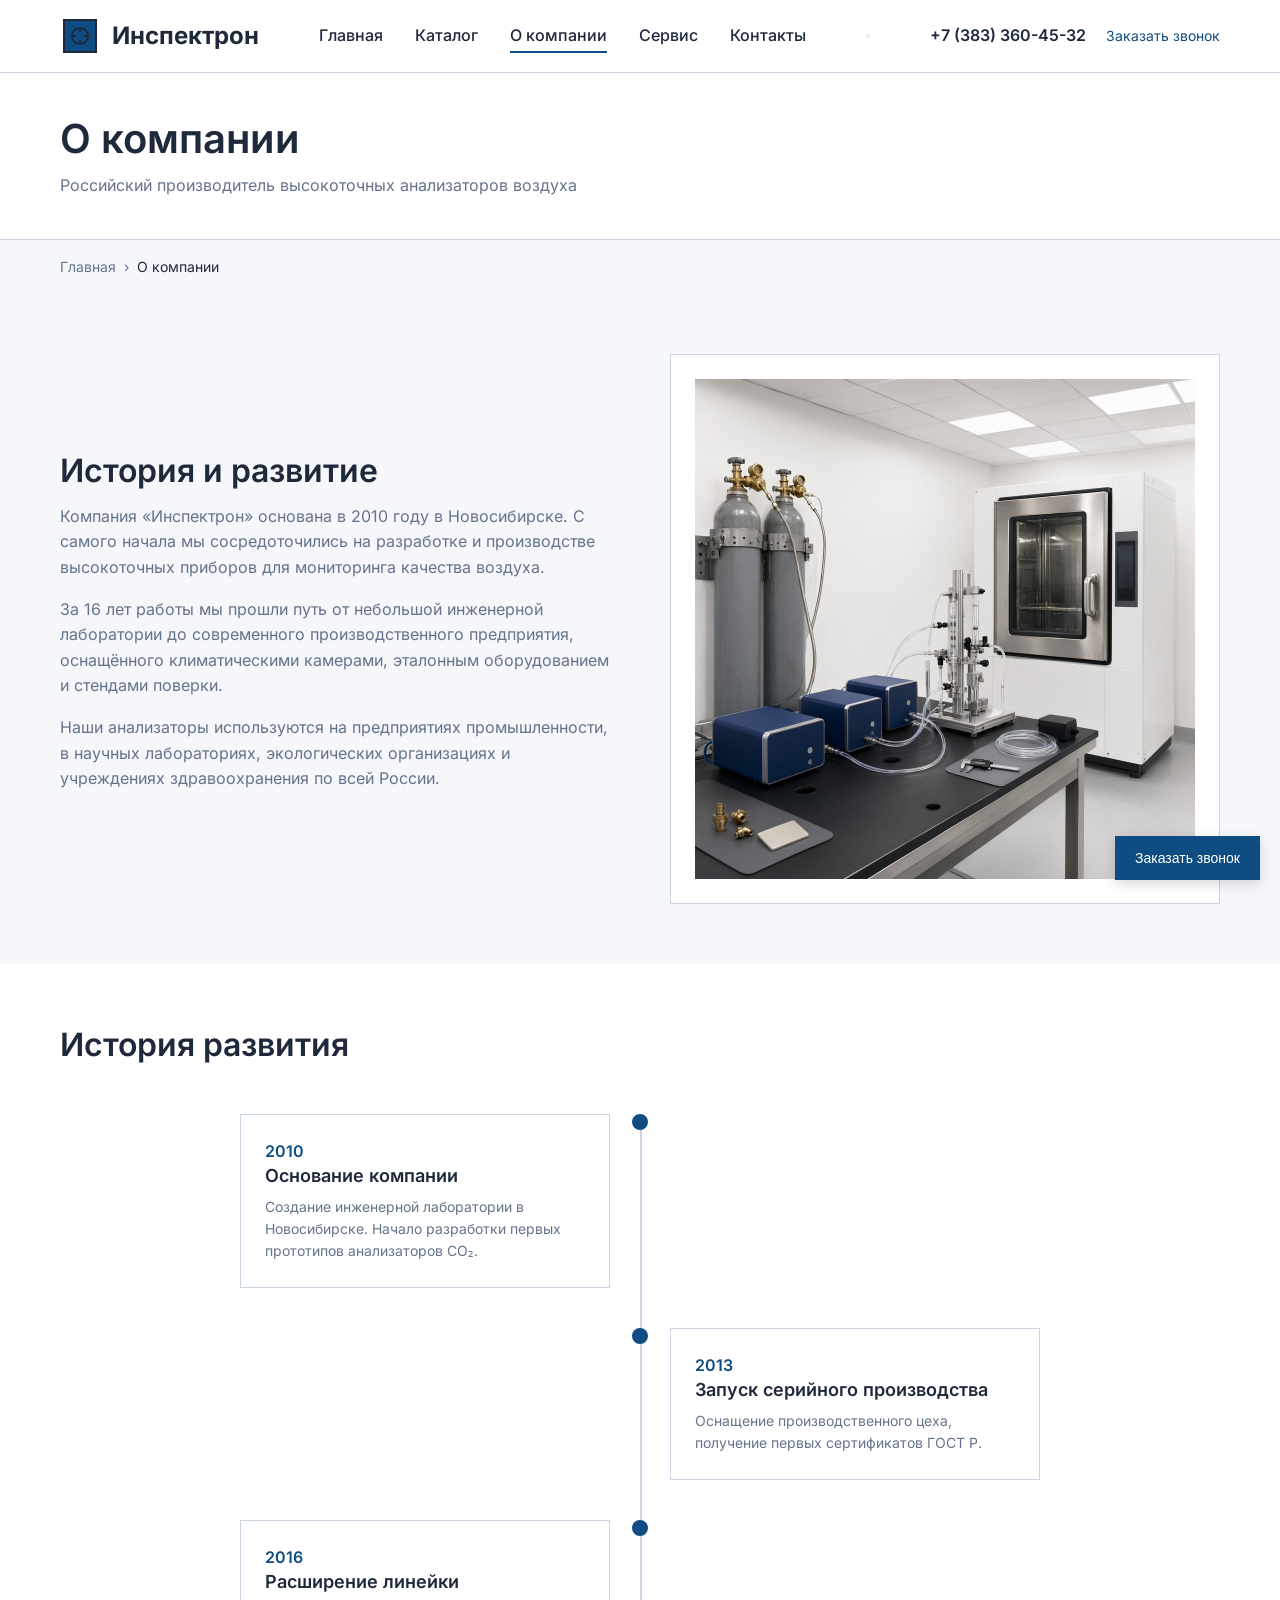
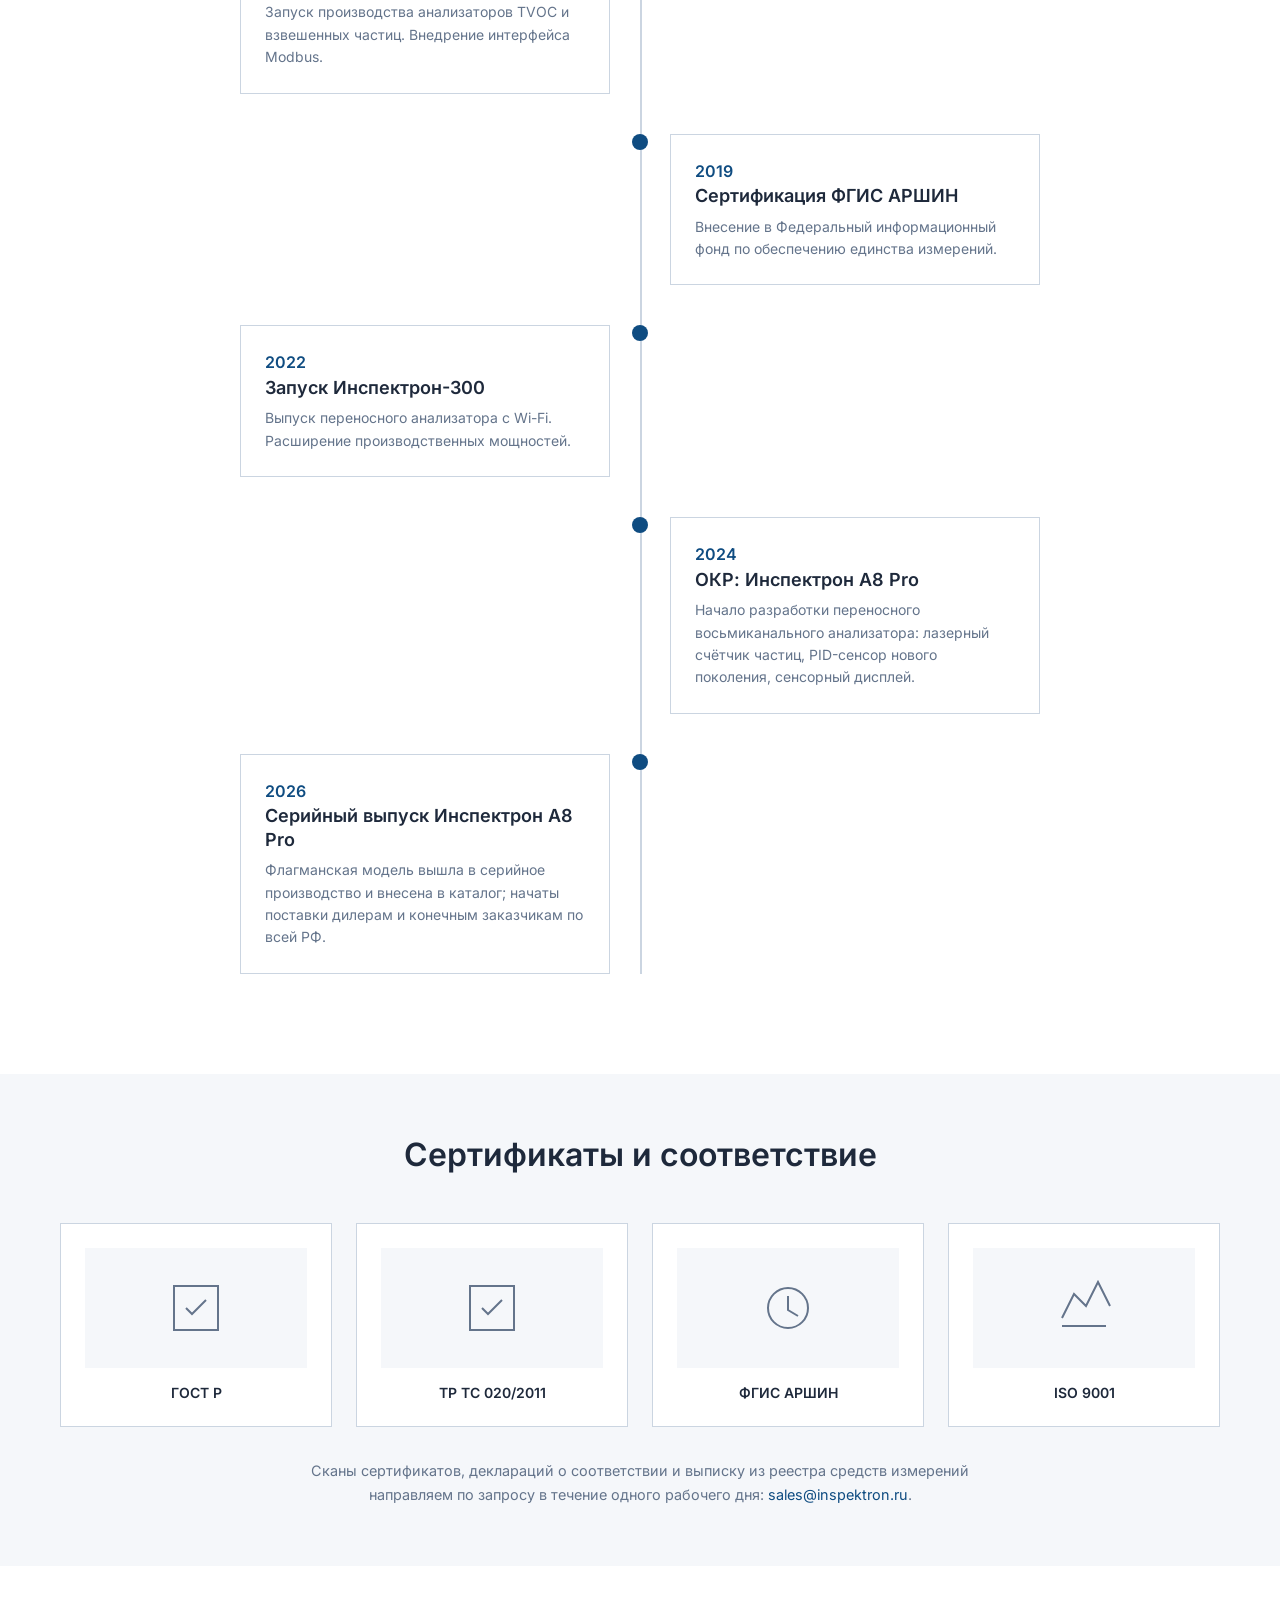
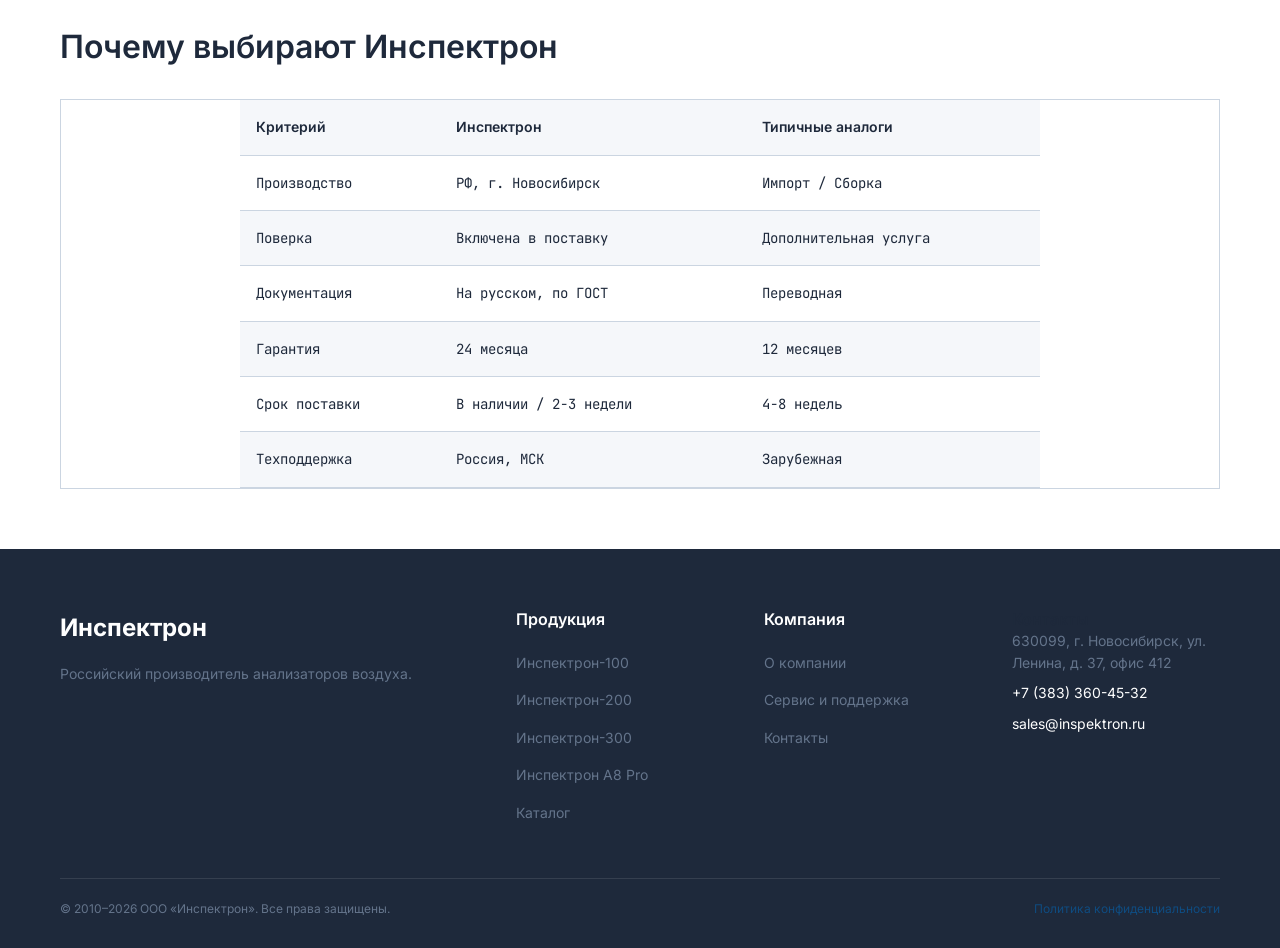
<file: about.html>
<!DOCTYPE html>
<html lang="ru">
<head>
    <!-- Yandex.Metrika counter -->
    <script type="text/javascript">
        (function(m,e,t,r,i,k,a){
            m[i]=m[i]||function(){(m[i].a=m[i].a||[]).push(arguments)};
            m[i].l=1*new Date();
            for (var j = 0; j < document.scripts.length; j++) {if (document.scripts[j].src === r) { return; }}
            k=e.createElement(t),a=e.getElementsByTagName(t)[0],k.async=1,k.src=r,a.parentNode.insertBefore(k,a)
        })(window, document,'script','https://mc.yandex.ru/metrika/tag.js?id=108394825', 'ym');

        ym(108394825, 'init', {ssr:true, webvisor:true, clickmap:true, ecommerce:"dataLayer", referrer: document.referrer, url: location.href, accurateTrackBounce:true, trackLinks:true});
    </script>
    <noscript><div><img src="https://mc.yandex.ru/watch/108394825" style="position:absolute; left:-9999px;" alt="" /></div></noscript>
    <!-- /Yandex.Metrika counter -->
  <meta charset="UTF-8">
  <meta name="viewport" content="width=device-width, initial-scale=1.0">
  <title>О компании — Инспектрон</title>
  <meta name="description" content="О компании Инспектрон. Российский производитель анализаторов воздуха. История, производство, сертификаты.">
  <meta property="og:title" content="О компании — Инспектрон">
  <meta property="og:description" content="О компании Инспектрон. Российский производитель анализаторов воздуха. История, производство, сертификаты.">
  <meta property="og:type" content="website">
  <meta property="og:url" content="https://inspektron.ru/about.html">
  <meta property="og:image" content="https://inspektron.ru/img/og-image.jpg">
  <meta property="og:site_name" content="Инспектрон">
  <link rel="stylesheet" href="css/style.css">
  <link rel="stylesheet" href="css/popup.css">
  <link rel="icon" type="image/svg+xml" href="img/favicon.svg">
  <link rel="alternate icon" type="image/png" href="img/favicon.png">
  <link rel="canonical" href="https://inspektron.ru/about.html">
  <link rel="stylesheet" href="css/fonts.css">
</head>
<body>
  <header class="header">
    <div class="container">
      <div class="header__inner">
        <a href="index.html" class="logo">
          <svg viewBox="0 0 40 40" fill="none" xmlns="http://www.w3.org/2000/svg">
            <rect x="4" y="4" width="32" height="32" stroke="currentColor" stroke-width="2"/>
            <circle cx="20" cy="20" r="8" stroke="currentColor" stroke-width="2"/>
            <path d="M20 12V16M20 24V28M12 20H16M24 20H28" stroke="currentColor" stroke-width="2"/>
          </svg>
          Инспектрон
        </a>
        <nav class="nav" id="nav">
          <a href="index.html">Главная</a>
          <a href="catalog.html">Каталог</a>
          <a href="about.html" class="active">О компании</a>
          <a href="service.html">Сервис</a>
          <a href="contacts.html">Контакты</a>
        </nav>
        <button class="nav-toggle" id="navToggle" aria-label="Меню">
          <span></span>
          <span></span>
          <span></span>
        </button>
        <div class="header__contacts">
          <a href="tel:+73833604532" class="header__phone">+7 (383) 360-45-32</a>
          <a href="contacts.html" class="header__callback">Заказать звонок</a>
        </div>
      </div>
    </div>
  </header>

  <main>
    <section class="page-header">
      <div class="container">
        <h1>О компании</h1>
        <p>Российский производитель высокоточных анализаторов воздуха</p>
      </div>
    </section>

    <section class="breadcrumbs">
      <div class="container">
        <ol class="breadcrumbs__list">
          <li><a href="index.html">Главная</a></li>
          <li><span>О компании</span></li>
        </ol>
      </div>
    </section>

    <section class="about-hero">
      <div class="container">
        <div class="about-hero__inner">
          <div class="about-hero__text">
            <h2>История и развитие</h2>
            <p>Компания «Инспектрон» основана в 2010 году в Новосибирске. С самого начала мы сосредоточились на разработке и производстве высокоточных приборов для мониторинга качества воздуха.</p>
            <p>За 16 лет работы мы прошли путь от небольшой инженерной лаборатории до современного производственного предприятия, оснащённого климатическими камерами, эталонным оборудованием и стендами поверки.</p>
            <p>Наши анализаторы используются на предприятиях промышленности, в научных лабораториях, экологических организациях и учреждениях здравоохранения по всей России.</p>
          </div>
          <div class="about-hero__image">
            <img src="img/lab.jpg" width="1000" height="1000" alt="Метрологическая лаборатория ООО «Инспектрон»: поверочные стенды и эталонные газовые смеси" loading="lazy">
          </div>
        </div>
      </div>
    </section>

    <section class="timeline">
      <div class="container">
        <h2>История развития</h2>
        <div class="timeline__items">
          <div class="timeline__item">
            <div class="timeline__content">
              <span class="timeline__year">2010</span>
              <h3>Основание компании</h3>
              <p>Создание инженерной лаборатории в Новосибирске. Начало разработки первых прототипов анализаторов CO₂.</p>
            </div>
          </div>
          <div class="timeline__item">
            <div class="timeline__content">
              <span class="timeline__year">2013</span>
              <h3>Запуск серийного производства</h3>
              <p>Оснащение производственного цеха, получение первых сертификатов ГОСТ Р.</p>
            </div>
          </div>
          <div class="timeline__item">
            <div class="timeline__content">
              <span class="timeline__year">2016</span>
              <h3>Расширение линейки</h3>
              <p>Запуск производства анализаторов TVOC и взвешенных частиц. Внедрение интерфейса Modbus.</p>
            </div>
          </div>
          <div class="timeline__item">
            <div class="timeline__content">
              <span class="timeline__year">2019</span>
              <h3>Сертификация ФГИС АРШИН</h3>
              <p>Внесение в Федеральный информационный фонд по обеспечению единства измерений.</p>
            </div>
          </div>
          <div class="timeline__item">
            <div class="timeline__content">
              <span class="timeline__year">2022</span>
              <h3>Запуск Инспектрон-300</h3>
              <p>Выпуск переносного анализатора с Wi-Fi. Расширение производственных мощностей.</p>
            </div>
          </div>
          <div class="timeline__item">
            <div class="timeline__content">
              <span class="timeline__year">2024</span>
              <h3>ОКР: Инспектрон A8 Pro</h3>
              <p>Начало разработки переносного восьмиканального анализатора: лазерный счётчик частиц, PID-сенсор нового поколения, сенсорный дисплей.</p>
            </div>
          </div>
          <div class="timeline__item">
            <div class="timeline__content">
              <span class="timeline__year">2026</span>
              <h3>Серийный выпуск Инспектрон A8 Pro</h3>
              <p>Флагманская модель вышла в серийное производство и внесена в каталог; начаты поставки дилерам и конечным заказчикам по всей РФ.</p>
            </div>
          </div>
        </div>
      </div>
    </section>

    <section class="certificates">
      <div class="container">
        <h2>Сертификаты и соответствие</h2>
        <div class="certificates__grid">
          <div class="cert-card">
            <div class="cert-card__image">
              <svg viewBox="0 0 60 60" stroke-width="2">
                <rect x="8" y="8" width="44" height="44"/>
                <path d="M20 30l6 6 14-14"/>
              </svg>
            </div>
            <h4>ГОСТ Р</h4>
          </div>
          <div class="cert-card">
            <div class="cert-card__image">
              <svg viewBox="0 0 60 60" stroke-width="2">
                <rect x="8" y="8" width="44" height="44"/>
                <path d="M20 30l6 6 14-14"/>
              </svg>
            </div>
            <h4>ТР ТС 020/2011</h4>
          </div>
          <div class="cert-card">
            <div class="cert-card__image">
              <svg viewBox="0 0 60 60" stroke-width="2">
                <circle cx="30" cy="30" r="20"/>
                <path d="M30 18v14l10 6"/>
              </svg>
            </div>
            <h4>ФГИС АРШИН</h4>
          </div>
          <div class="cert-card">
            <div class="cert-card__image">
              <svg viewBox="0 0 60 60" stroke-width="2">
                <path d="M8 40l12-24 12 12 12-24 12 24"/>
                <line x1="8" y1="48" x2="52" y2="48"/>
              </svg>
            </div>
            <h4>ISO 9001</h4>
          </div>
        </div>
        <p class="cert-note">Сканы сертификатов, деклараций о соответствии и выписку из реестра средств измерений направляем по запросу в течение одного рабочего дня: <a href="mailto:sales@inspektron.ru">sales@inspektron.ru</a>.</p>
      </div>
    </section>

    <section class="comparison-table">
      <div class="container">
        <h2>Почему выбирают Инспектрон</h2>
        <div class="table-wrapper">
          <table class="table" style="max-width: 800px; margin: 0 auto;">
            <thead>
              <tr>
                <th>Критерий</th>
                <th>Инспектрон</th>
                <th>Типичные аналоги</th>
              </tr>
            </thead>
            <tbody>
              <tr>
                <td>Производство</td>
                <td>РФ, г. Новосибирск</td>
                <td>Импорт / Сборка</td>
              </tr>
              <tr>
                <td>Поверка</td>
                <td>Включена в поставку</td>
                <td>Дополнительная услуга</td>
              </tr>
              <tr>
                <td>Документация</td>
                <td>На русском, по ГОСТ</td>
                <td>Переводная</td>
              </tr>
              <tr>
                <td>Гарантия</td>
                <td>24 месяца</td>
                <td>12 месяцев</td>
              </tr>
              <tr>
                <td>Срок поставки</td>
                <td>В наличии / 2-3 недели</td>
                <td>4-8 недель</td>
              </tr>
              <tr>
                <td>Техподдержка</td>
                <td>Россия, МСК</td>
                <td>Зарубежная</td>
              </tr>
            </tbody>
          </table>
        </div>
      </div>
    </section>
  </main>

  <footer class="footer">
    <div class="container">
      <div class="footer__inner">
        <div class="footer__about">
          <a href="index.html" class="logo">Инспектрон</a>
          <p>Российский производитель анализаторов воздуха.</p>
        </div>
        <nav class="footer__nav">
          <h4>Продукция</h4>
          <ul>
            <li><a href="det100.html">Инспектрон-100</a></li>
            <li><a href="det200.html">Инспектрон-200</a></li>
            <li><a href="det300.html">Инспектрон-300</a></li>
            <li><a href="a8-pro.html">Инспектрон A8 Pro</a></li>
            <li><a href="catalog.html">Каталог</a></li>
          </ul>
        </nav>
        <nav class="footer__nav">
          <h4>Компания</h4>
          <ul>
            <li><a href="about.html">О компании</a></li>
            <li><a href="service.html">Сервис и поддержка</a></li>
            <li><a href="contacts.html">Контакты</a></li>
          </ul>
        </nav>
        <div class="footer__contacts">
          <h4>Контакты</h4>
          <p>630099, г. Новосибирск, ул. Ленина, д. 37, офис 412</p>
          <p><a href="tel:+73833604532">+7 (383) 360-45-32</a></p>
          <p><a href="mailto:sales@inspektron.ru">sales@inspektron.ru</a></p>
        </div>
      </div>
      <div class="footer__bottom">
        <p>© 2010–2026 ООО «Инспектрон». Все права защищены.</p>
        <p><a href="privacy.html">Политика конфиденциальности</a></p>
      </div>
    </div>
  </footer>

  <script src="js/script.js"></script>
<!-- Popup Form -->
<div class="popup-overlay" id="popupForm">
  <div class="popup-form">
    <button class="popup-form__close" onclick="closePopup()">&times;</button>
    <h3>Обратный звонок</h3>
    <p>Оставьте номер телефона, и мы перезвоним вам в течение 15 минут</p>
    <form action="https://formspree.io/f/movgnzzk" method="POST">
          <input type="hidden" name="_subject" value="Заявка с сайта inspektron.ru (about.html)">
                    <input type="hidden" name="_next" value="https://inspektron.ru/thank-you.html">
                    <input type="text" name="_gotcha" class="hp-field" tabindex="-1" autocomplete="off">
      <div class="form-group">
        <label for="popup-name">Имя *</label>
        <input type="text" id="popup-name" name="name" required>
      </div>
      <div class="form-group">
        <label for="popup-phone">Телефон *</label>
        <input type="tel" id="popup-phone" name="phone" required>
      </div>
      <div class="form-group">
        <label for="popup-question">Ваш вопрос</label>
        <textarea id="popup-question" name="question" rows="3"></textarea>
      </div>
      <div class="form-checkbox">
        <input type="checkbox" id="popup-consent" name="consent" required checked>
        <label for="popup-consent">Даю согласие на обработку персональных данных</label>
      </div>
      <button type="submit" class="btn btn-primary" style="width: 100%; margin-top: 16px;">Отправить</button>
    </form>
  </div>
</div>

<button class="popup-trigger" onclick="openPopup()">Заказать звонок</button>

</body>
</html>
</file>
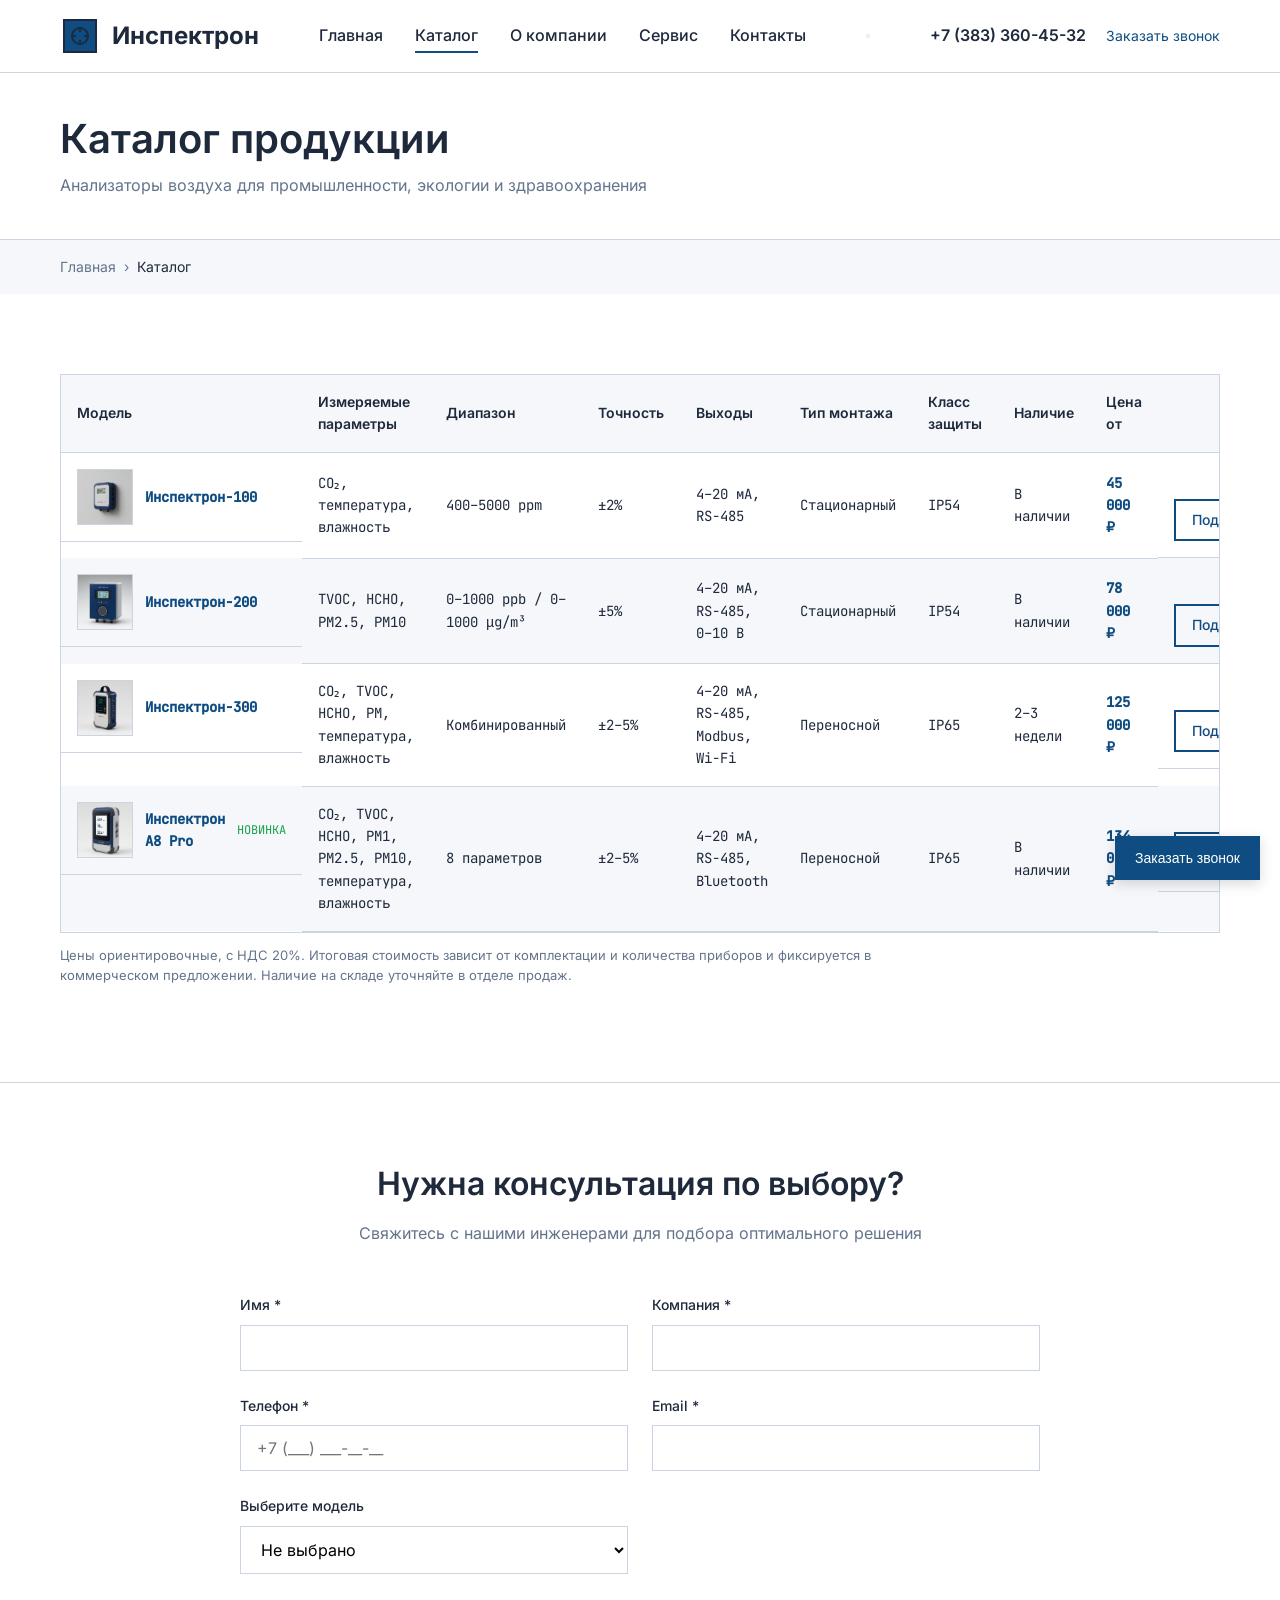
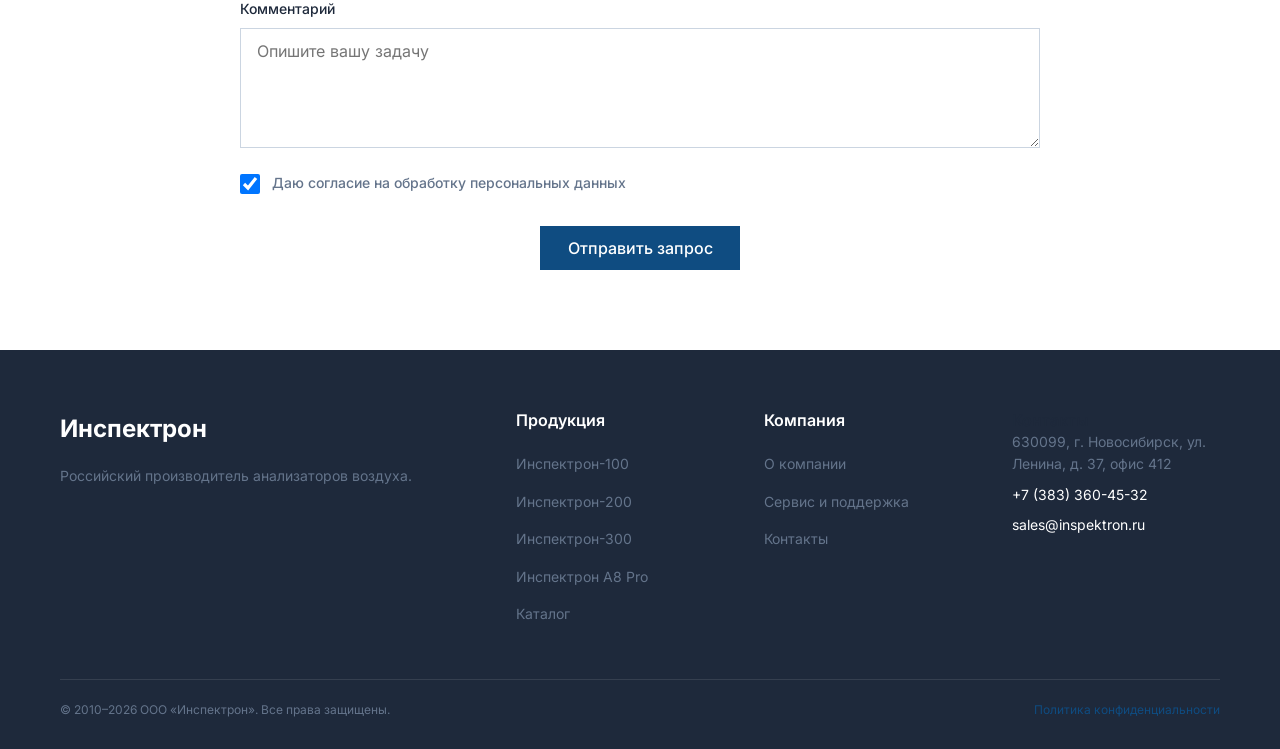
<file: catalog.html>
<!DOCTYPE html>
<html lang="ru">
<head>
    <!-- Yandex.Metrika counter -->
    <script type="text/javascript">
        (function(m,e,t,r,i,k,a){
            m[i]=m[i]||function(){(m[i].a=m[i].a||[]).push(arguments)};
            m[i].l=1*new Date();
            for (var j = 0; j < document.scripts.length; j++) {if (document.scripts[j].src === r) { return; }}
            k=e.createElement(t),a=e.getElementsByTagName(t)[0],k.async=1,k.src=r,a.parentNode.insertBefore(k,a)
        })(window, document,'script','https://mc.yandex.ru/metrika/tag.js?id=108394825', 'ym');

        ym(108394825, 'init', {ssr:true, webvisor:true, clickmap:true, ecommerce:"dataLayer", referrer: document.referrer, url: location.href, accurateTrackBounce:true, trackLinks:true});
    </script>
    <noscript><div><img src="https://mc.yandex.ru/watch/108394825" style="position:absolute; left:-9999px;" alt="" /></div></noscript>
    <!-- /Yandex.Metrika counter -->
  <meta charset="UTF-8">
  <meta name="viewport" content="width=device-width, initial-scale=1.0">
  <title>Каталог — анализаторы воздуха Инспектрон</title>
  <meta name="description" content="Каталог анализаторов воздуха российского производства. Инспектрон-100, 200, 300. Стационарные и переносные приборы.">
  <meta property="og:title" content="Каталог — Инспектрон">
  <meta property="og:description" content="Каталог анализаторов воздуха российского производства. Инспектрон-100, 200, 300, A8 Pro.">
  <meta property="og:type" content="website">
  <meta property="og:url" content="https://inspektron.ru/catalog.html">
  <meta property="og:image" content="https://inspektron.ru/img/og-image.jpg">
  <meta property="og:site_name" content="Инспектрон">
  <link rel="stylesheet" href="css/style.css">
  <link rel="stylesheet" href="css/popup.css">
  <link rel="icon" type="image/svg+xml" href="img/favicon.svg">
  <link rel="alternate icon" type="image/png" href="img/favicon.png">
  <link rel="canonical" href="https://inspektron.ru/catalog.html">
  <link rel="stylesheet" href="css/fonts.css">
</head>
<body>
  <header class="header">
    <div class="container">
      <div class="header__inner">
        <a href="index.html" class="logo">
          <svg viewBox="0 0 40 40" fill="none" xmlns="http://www.w3.org/2000/svg">
            <rect x="4" y="4" width="32" height="32" stroke="currentColor" stroke-width="2"/>
            <circle cx="20" cy="20" r="8" stroke="currentColor" stroke-width="2"/>
            <path d="M20 12V16M20 24V28M12 20H16M24 20H28" stroke="currentColor" stroke-width="2"/>
          </svg>
          Инспектрон
        </a>
        <nav class="nav" id="nav">
          <a href="index.html">Главная</a>
          <a href="catalog.html" class="active">Каталог</a>
          <a href="about.html">О компании</a>
          <a href="service.html">Сервис</a>
          <a href="contacts.html">Контакты</a>
        </nav>
        <button class="nav-toggle" id="navToggle" aria-label="Меню">
          <span></span>
          <span></span>
          <span></span>
        </button>
        <div class="header__contacts">
          <a href="tel:+73833604532" class="header__phone">+7 (383) 360-45-32</a>
          <a href="contacts.html" class="header__callback">Заказать звонок</a>
        </div>
      </div>
    </div>
  </header>

  <main>
    <section class="page-header">
      <div class="container">
        <h1>Каталог продукции</h1>
        <p>Анализаторы воздуха для промышленности, экологии и здравоохранения</p>
      </div>
    </section>

    <section class="breadcrumbs">
      <div class="container">
        <ol class="breadcrumbs__list">
          <li><a href="index.html">Главная</a></li>
          <li><span>Каталог</span></li>
        </ol>
      </div>
    </section>

    <section class="comparison">
      <div class="container">
        <div class="table-wrapper">
          <table class="table">
            <thead>
              <tr>
                <th>Модель</th>
                <th>Измеряемые параметры</th>
                <th>Диапазон</th>
                <th>Точность</th>
                <th>Выходы</th>
                <th>Тип монтажа</th>
                <th>Класс защиты</th>
                <th>Наличие</th>
                <th>Цена от</th>
                <th></th>
              </tr>
            </thead>
            <tbody>
              <tr>
                <td class="model-cell"><img src="img/det100.jpg" alt="Инспектрон-100" class="product-thumb" loading="lazy" width="56" height="56"><strong><a href="det100.html">Инспектрон-100</a></strong></td>
                <td>CO₂, температура, влажность</td>
                <td>400–5000 ppm</td>
                <td>±2%</td>
                <td>4–20 мА, RS-485</td>
                <td>Стационарный</td>
                <td>IP54</td>
                <td>В наличии</td>
                <td class="price">45 000 ₽</td>
                <td class="table__actions">
                  <a href="det100.html" class="btn btn-secondary">Подробнее</a>
                  <a href="contacts.html" class="btn btn-primary">КП</a>
                </td>
              </tr>
              <tr>
                <td class="model-cell"><img src="img/det200.jpg" alt="Инспектрон-200" class="product-thumb" loading="lazy" width="56" height="56"><strong><a href="det200.html">Инспектрон-200</a></strong></td>
                <td>TVOC, HCHO, PM2.5, PM10</td>
                <td>0–1000 ppb / 0–1000 μg/m³</td>
                <td>±5%</td>
                <td>4–20 мА, RS-485, 0–10 В</td>
                <td>Стационарный</td>
                <td>IP54</td>
                <td>В наличии</td>
                <td class="price">78 000 ₽</td>
                <td class="table__actions">
                  <a href="det200.html" class="btn btn-secondary">Подробнее</a>
                  <a href="contacts.html" class="btn btn-primary">КП</a>
                </td>
              </tr>
              <tr>
                <td class="model-cell"><img src="img/det300.jpg" alt="Инспектрон-300" class="product-thumb" loading="lazy" width="56" height="56"><strong><a href="det300.html">Инспектрон-300</a></strong></td>
                <td>CO₂, TVOC, HCHO, PM, температура, влажность</td>
                <td>Комбинированный</td>
                <td>±2–5%</td>
                <td>4–20 мА, RS-485, Modbus, Wi-Fi</td>
                <td>Переносной</td>
                <td>IP65</td>
                <td>2–3 недели</td>
                <td class="price">125 000 ₽</td>
                <td class="table__actions">
                  <a href="det300.html" class="btn btn-secondary">Подробнее</a>
                  <a href="contacts.html" class="btn btn-primary">КП</a>
                </td>
              </tr>
              <tr>
                <td class="model-cell"><img src="img/a8-pro.jpg" alt="Инспектрон A8 Pro" class="product-thumb" loading="lazy" width="56" height="56"><strong><a href="a8-pro.html">Инспектрон A8 Pro</a></strong> <span style="color: var(--success); font-size: 0.75rem;">НОВИНКА</span></td>
                <td>CO₂, TVOC, HCHO, PM1, PM2.5, PM10, температура, влажность</td>
                <td>8 параметров</td>
                <td>±2–5%</td>
                <td>4–20 мА, RS-485, Bluetooth</td>
                <td>Переносной</td>
                <td>IP65</td>
                <td>В наличии</td>
                <td class="price">134 000 ₽</td>
                <td class="table__actions">
                  <a href="a8-pro.html" class="btn btn-secondary">Подробнее</a>
                  <a href="contacts.html" class="btn btn-primary">КП</a>
                </td>
              </tr>
            </tbody>
          </table>
        </div>
        <p class="price-note">Цены ориентировочные, с НДС 20%. Итоговая стоимость зависит от комплектации и количества приборов и фиксируется в коммерческом предложении. Наличие на складе уточняйте в отделе продаж.</p>
      </div>
    </section>

    <section class="lead-form">
      <div class="container">
        <h2>Нужна консультация по выбору?</h2>
        <p class="lead-form__subtitle">Свяжитесь с нашими инженерами для подбора оптимального решения</p>
        <form class="lead-form__wrapper" action="https://formspree.io/f/movgnzzk" method="POST">
          <input type="hidden" name="_subject" value="Заявка с сайта inspektron.ru (catalog.html)">
                    <input type="hidden" name="_next" value="https://inspektron.ru/thank-you.html">
                    <input type="text" name="_gotcha" class="hp-field" tabindex="-1" autocomplete="off">
          <div class="form-grid">
            <div class="form-group">
              <label for="name">Имя *</label>
              <input type="text" id="name" name="name" required>
            </div>
            <div class="form-group">
              <label for="company">Компания *</label>
              <input type="text" id="company" name="company" required>
            </div>
            <div class="form-group">
              <label for="phone">Телефон *</label>
              <input type="tel" id="phone" name="phone" required>
            </div>
            <div class="form-group">
              <label for="email">Email *</label>
              <input type="email" id="email" name="email" required>
            </div>
            <div class="form-group">
              <label for="model">Выберите модель</label>
                <select id="model" name="model">
                <option value="">Не выбрано</option>
                <option value="det100">Инспектрон-100</option>
                <option value="det200">Инспектрон-200</option>
                <option value="det300">Инспектрон-300</option>
                <option value="a8pro">Инспектрон A8 Pro</option>
                <option value="other">Требуется консультация</option>
              </select>
            </div>
            <div class="form-group full-width">
              <label for="comment">Комментарий</label>
              <textarea id="comment" name="comment" placeholder="Опишите вашу задачу"></textarea>
            </div>
            <div class="form-group full-width">
              <div class="form-checkbox">
                <input type="checkbox" id="consent" name="consent" required checked>
                <label for="consent">Даю согласие на обработку персональных данных</label>
              </div>
            </div>
          </div>
          <div class="form-submit">
            <button type="submit" class="btn btn-primary">Отправить запрос</button>
          </div>
        </form>
      </div>
    </section>
  </main>

  <footer class="footer">
    <div class="container">
      <div class="footer__inner">
        <div class="footer__about">
          <a href="index.html" class="logo">Инспектрон</a>
          <p>Российский производитель анализаторов воздуха.</p>
        </div>
        <nav class="footer__nav">
          <h4>Продукция</h4>
          <ul>
            <li><a href="det100.html">Инспектрон-100</a></li>
            <li><a href="det200.html">Инспектрон-200</a></li>
            <li><a href="det300.html">Инспектрон-300</a></li>
            <li><a href="a8-pro.html">Инспектрон A8 Pro</a></li>
            <li><a href="catalog.html">Каталог</a></li>
          </ul>
        </nav>
        <nav class="footer__nav">
          <h4>Компания</h4>
          <ul>
            <li><a href="about.html">О компании</a></li>
            <li><a href="service.html">Сервис и поддержка</a></li>
            <li><a href="contacts.html">Контакты</a></li>
          </ul>
        </nav>
        <div class="footer__contacts">
          <h4>Контакты</h4>
          <p>630099, г. Новосибирск, ул. Ленина, д. 37, офис 412</p>
          <p><a href="tel:+73833604532">+7 (383) 360-45-32</a></p>
          <p><a href="mailto:sales@inspektron.ru">sales@inspektron.ru</a></p>
        </div>
      </div>
      <div class="footer__bottom">
        <p>© 2010–2026 ООО «Инспектрон». Все права защищены.</p>
        <p><a href="privacy.html">Политика конфиденциальности</a></p>
      </div>
    </div>
  </footer>

  <script src="js/script.js"></script>
<!-- Popup Form -->
<div class="popup-overlay" id="popupForm">
  <div class="popup-form">
    <button class="popup-form__close" onclick="closePopup()">&times;</button>
    <h3>Обратный звонок</h3>
    <p>Оставьте номер телефона, и мы перезвоним вам в течение 15 минут</p>
    <form action="https://formspree.io/f/movgnzzk" method="POST">
          <input type="hidden" name="_subject" value="Заявка с сайта inspektron.ru (catalog.html)">
                    <input type="hidden" name="_next" value="https://inspektron.ru/thank-you.html">
                    <input type="text" name="_gotcha" class="hp-field" tabindex="-1" autocomplete="off">
      <div class="form-group">
        <label for="popup-name">Имя *</label>
        <input type="text" id="popup-name" name="name" required>
      </div>
      <div class="form-group">
        <label for="popup-phone">Телефон *</label>
        <input type="tel" id="popup-phone" name="phone" required>
      </div>
      <div class="form-group">
        <label for="popup-question">Ваш вопрос</label>
        <textarea id="popup-question" name="question" rows="3"></textarea>
      </div>
      <div class="form-checkbox">
        <input type="checkbox" id="popup-consent" name="consent" required checked>
        <label for="popup-consent">Даю согласие на обработку персональных данных</label>
      </div>
      <button type="submit" class="btn btn-primary" style="width: 100%; margin-top: 16px;">Отправить</button>
    </form>
  </div>
</div>

<button class="popup-trigger" onclick="openPopup()">Заказать звонок</button>

</body>
</html>
</file>
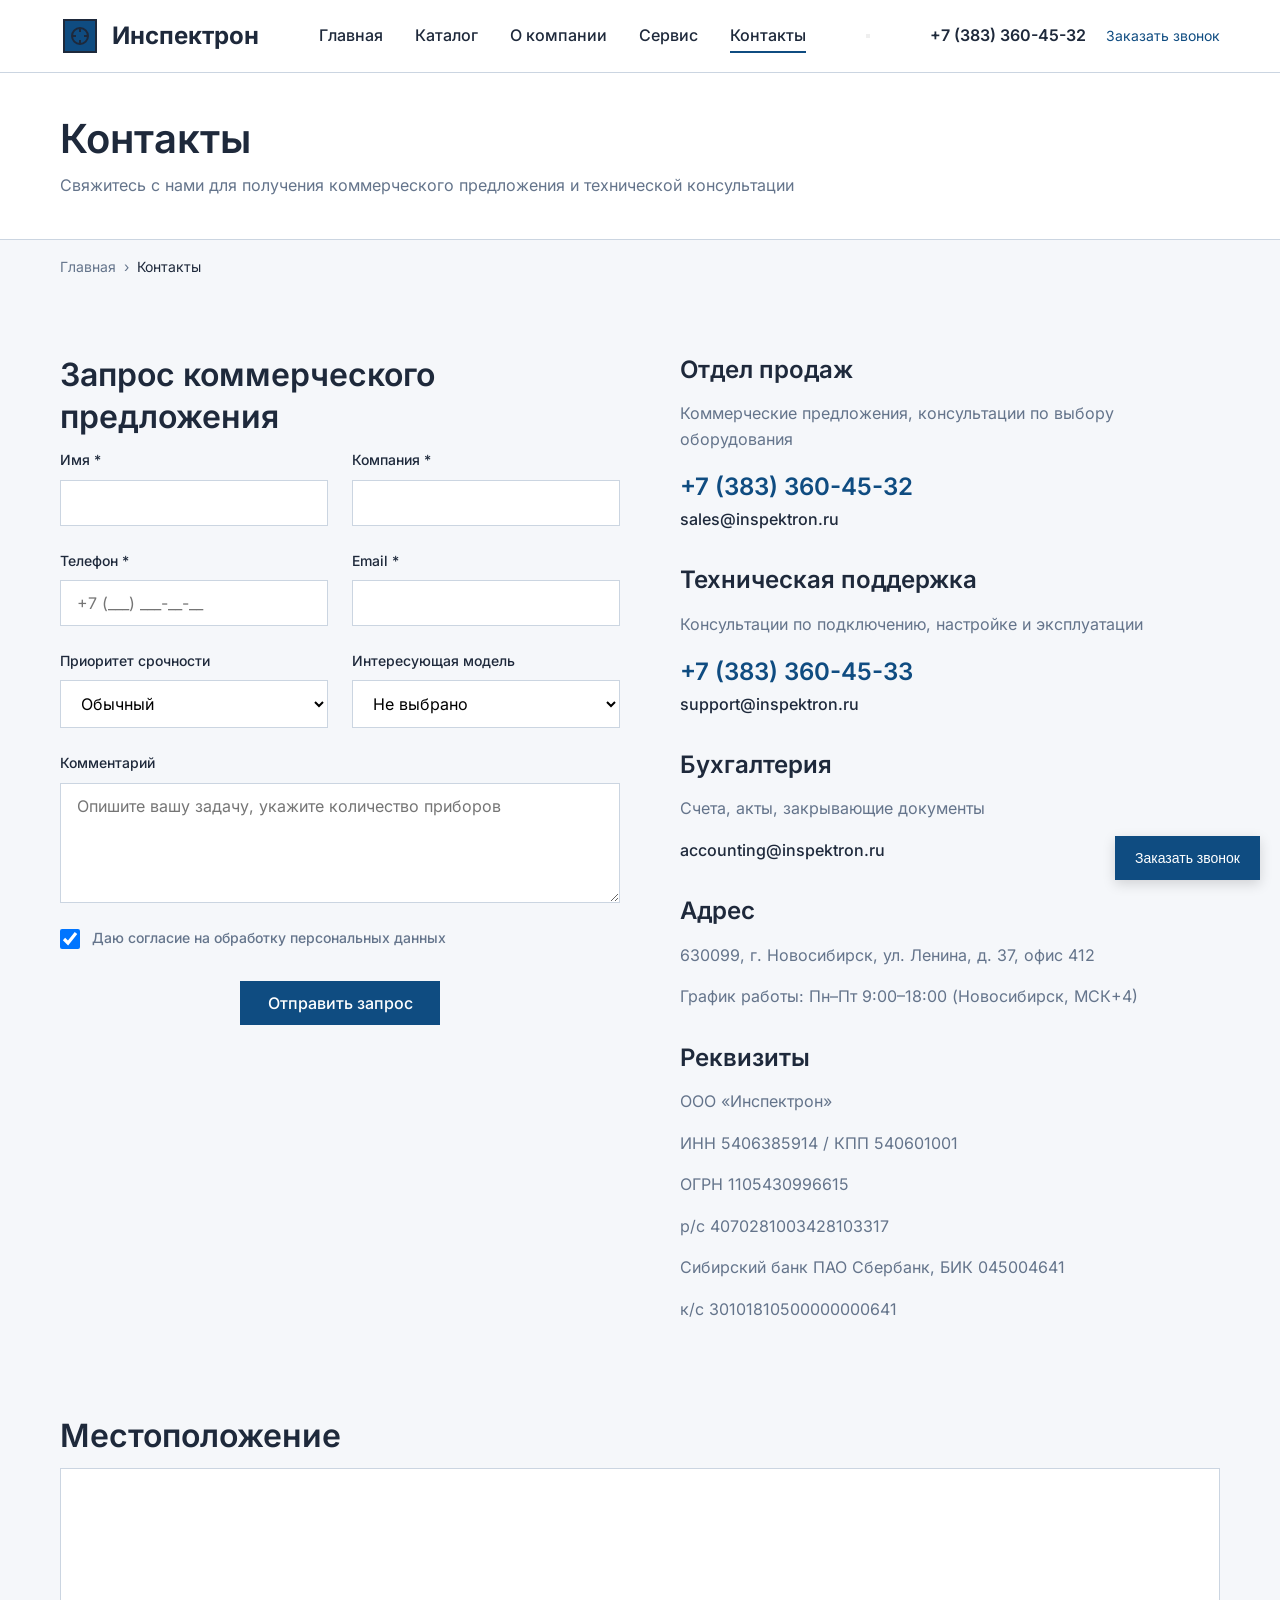
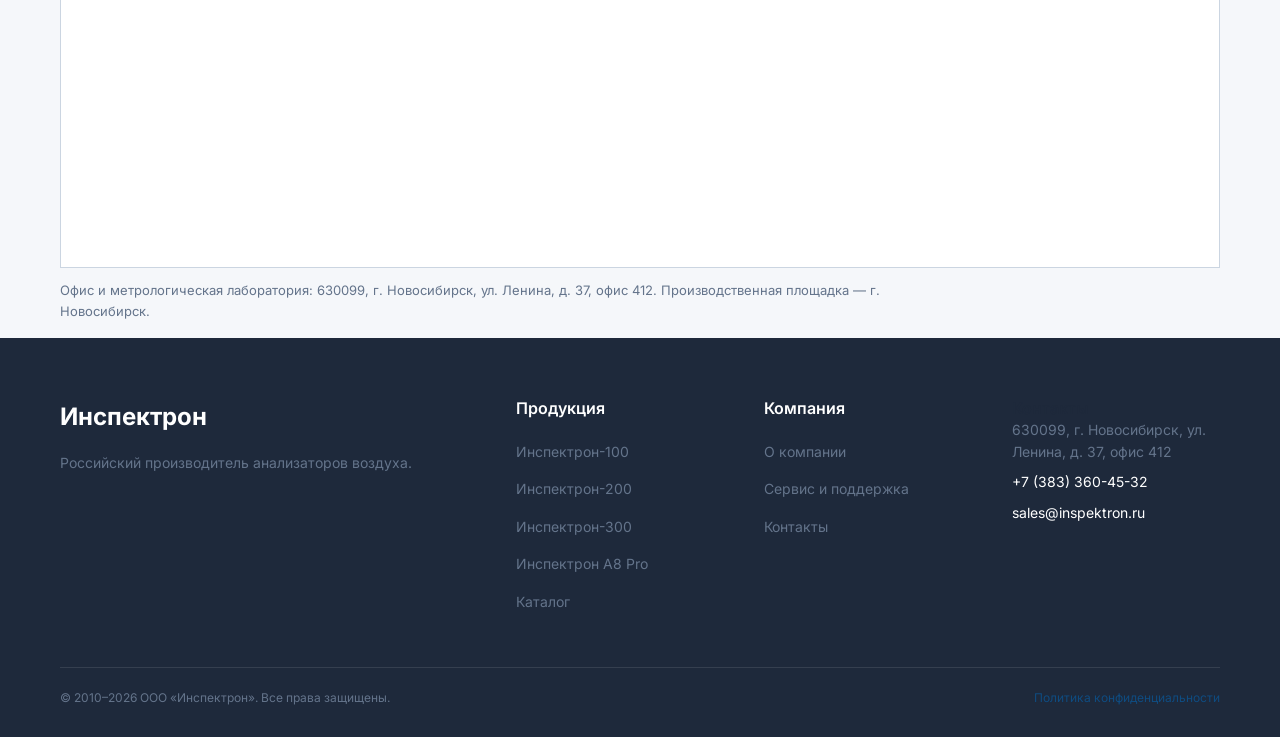
<file: contacts.html>
<!DOCTYPE html>
<html lang="ru">
<head>
    <!-- Yandex.Metrika counter -->
    <script type="text/javascript">
        (function(m,e,t,r,i,k,a){
            m[i]=m[i]||function(){(m[i].a=m[i].a||[]).push(arguments)};
            m[i].l=1*new Date();
            for (var j = 0; j < document.scripts.length; j++) {if (document.scripts[j].src === r) { return; }}
            k=e.createElement(t),a=e.getElementsByTagName(t)[0],k.async=1,k.src=r,a.parentNode.insertBefore(k,a)
        })(window, document,'script','https://mc.yandex.ru/metrika/tag.js?id=108394825', 'ym');

        ym(108394825, 'init', {ssr:true, webvisor:true, clickmap:true, ecommerce:"dataLayer", referrer: document.referrer, url: location.href, accurateTrackBounce:true, trackLinks:true});
    </script>
    <noscript><div><img src="https://mc.yandex.ru/watch/108394825" style="position:absolute; left:-9999px;" alt="" /></div></noscript>
    <!-- /Yandex.Metrika counter -->
  <meta charset="UTF-8">
  <meta name="viewport" content="width=device-width, initial-scale=1.0">
  <title>Контакты — Инспектрон</title>
  <meta name="description" content="Контакты компании Инспектрон. Телефоны, адрес, форма запроса КП. г. Новосибирск.">
  <meta property="og:title" content="Контакты — Инспектрон">
  <meta property="og:description" content="Контакты компании Инспектрон. Телефоны, адрес, форма запроса КП.">
  <meta property="og:type" content="website">
  <meta property="og:url" content="https://inspektron.ru/contacts.html">
  <meta property="og:image" content="https://inspektron.ru/img/og-image.jpg">
  <meta property="og:site_name" content="Инспектрон">
  <link rel="stylesheet" href="css/style.css">
  <link rel="stylesheet" href="css/popup.css">
  <link rel="icon" type="image/svg+xml" href="img/favicon.svg">
  <link rel="alternate icon" type="image/png" href="img/favicon.png">
  <link rel="canonical" href="https://inspektron.ru/contacts.html">
  <link rel="stylesheet" href="css/fonts.css">
</head>
<body>
  <header class="header">
    <div class="container">
      <div class="header__inner">
        <a href="index.html" class="logo">
          <svg viewBox="0 0 40 40" fill="none" xmlns="http://www.w3.org/2000/svg">
            <rect x="4" y="4" width="32" height="32" stroke="currentColor" stroke-width="2"/>
            <circle cx="20" cy="20" r="8" stroke="currentColor" stroke-width="2"/>
            <path d="M20 12V16M20 24V28M12 20H16M24 20H28" stroke="currentColor" stroke-width="2"/>
          </svg>
          Инспектрон
        </a>
        <nav class="nav" id="nav">
          <a href="index.html">Главная</a>
          <a href="catalog.html">Каталог</a>
          <a href="about.html">О компании</a>
          <a href="service.html">Сервис</a>
          <a href="contacts.html" class="active">Контакты</a>
        </nav>
        <button class="nav-toggle" id="navToggle" aria-label="Меню">
          <span></span>
          <span></span>
          <span></span>
        </button>
        <div class="header__contacts">
          <a href="tel:+73833604532" class="header__phone">+7 (383) 360-45-32</a>
          <a href="contacts.html" class="header__callback">Заказать звонок</a>
        </div>
      </div>
    </div>
  </header>

  <main>
    <section class="page-header">
      <div class="container">
        <h1>Контакты</h1>
        <p>Свяжитесь с нами для получения коммерческого предложения и технической консультации</p>
      </div>
    </section>

    <section class="breadcrumbs">
      <div class="container">
        <ol class="breadcrumbs__list">
          <li><a href="index.html">Главная</a></li>
          <li><span>Контакты</span></li>
        </ol>
      </div>
    </section>

    <section class="contacts-grid">
      <div class="container">
        <div class="contacts-grid__inner">
          <div class="contacts-form">
            <h2>Запрос коммерческого предложения</h2>
            <form class="lead-form__wrapper" action="https://formspree.io/f/movgnzzk" method="POST">
          <input type="hidden" name="_subject" value="Заявка с сайта inspektron.ru (contacts.html)">
                    <input type="hidden" name="_next" value="https://inspektron.ru/thank-you.html">
                    <input type="text" name="_gotcha" class="hp-field" tabindex="-1" autocomplete="off">
              <div class="form-grid">
                <div class="form-group">
                  <label for="name">Имя *</label>
                  <input type="text" id="name" name="name" required>
                </div>
                <div class="form-group">
                  <label for="company">Компания *</label>
                  <input type="text" id="company" name="company" required>
                </div>
                <div class="form-group">
                  <label for="phone">Телефон *</label>
                  <input type="tel" id="phone" name="phone" required>
                </div>
                <div class="form-group">
                  <label for="email">Email *</label>
                  <input type="email" id="email" name="email" required>
                </div>
                <div class="form-group">
                  <label for="priority">Приоритет срочности</label>
                  <select id="priority" name="priority">
                    <option value="normal">Обычный</option>
                    <option value="high">Высокий</option>
                    <option value="urgent">Срочный</option>
                  </select>
                </div>
                <div class="form-group">
                  <label for="model">Интересующая модель</label>
                  <select id="model" name="model">
                    <option value="">Не выбрано</option>
                    <option value="det100">Инспектрон-100</option>
                    <option value="det200">Инспектрон-200</option>
                    <option value="det300">Инспектрон-300</option>
                    <option value="a8pro">Инспектрон A8 Pro</option>
                    <option value="other">Другое</option>
                  </select>
                </div>
                <div class="form-group full-width">
                  <label for="comment">Комментарий</label>
                  <textarea id="comment" name="comment" placeholder="Опишите вашу задачу, укажите количество приборов"></textarea>
                </div>
                <div class="form-group full-width">
                  <div class="form-checkbox">
                    <input type="checkbox" id="consent" name="consent" required checked>
                    <label for="consent">Даю согласие на обработку персональных данных</label>
                  </div>
                </div>
              </div>
              <div class="form-submit">
                <button type="submit" class="btn btn-primary">Отправить запрос</button>
              </div>
            </form>
          </div>
          <div class="contacts-info">
            <div class="contacts-info__block">
              <h3>Отдел продаж</h3>
              <p>Коммерческие предложения, консультации по выбору оборудования</p>
              <a href="tel:+73833604532" class="phone">+7 (383) 360-45-32</a>
              <a href="mailto:sales@inspektron.ru">sales@inspektron.ru</a>
            </div>
            <div class="contacts-info__block">
              <h3>Техническая поддержка</h3>
              <p>Консультации по подключению, настройке и эксплуатации</p>
              <a href="tel:+73833604533" class="phone">+7 (383) 360-45-33</a>
              <a href="mailto:support@inspektron.ru">support@inspektron.ru</a>
            </div>
            <div class="contacts-info__block">
              <h3>Бухгалтерия</h3>
              <p>Счета, акты, закрывающие документы</p>
              <a href="mailto:accounting@inspektron.ru">accounting@inspektron.ru</a>
            </div>
            <div class="contacts-info__block">
              <h3>Адрес</h3>
              <p>630099, г. Новосибирск, ул. Ленина, д. 37, офис 412</p>
              <p style="margin-top: 8px; color: var(--text-secondary);">График работы: Пн–Пт 9:00–18:00 (Новосибирск, МСК+4)</p>
            </div>
            <div class="contacts-info__block">
              <h3>Реквизиты</h3>
              <p>ООО «Инспектрон»</p>
              <p>ИНН 5406385914 / КПП 540601001</p>
              <p>ОГРН 1105430996615</p>
              <p>р/с 4070281003428103317</p>
              <p>Сибирский банк ПАО Сбербанк, БИК 045004641</p>
              <p>к/с 30101810500000000641</p>
            </div>
          </div>
        </div>
      </div>
    </section>

    <section class="contacts-map-section">
      <div class="container">
        <h2>Местоположение</h2>
        <div class="contacts-map">
          <iframe src="https://yandex.ru/map-widget/v1/?text=%D0%9D%D0%BE%D0%B2%D0%BE%D1%81%D0%B8%D0%B1%D0%B8%D1%80%D1%81%D0%BA%2C%20%D1%83%D0%BB%D0%B8%D1%86%D0%B0%20%D0%9B%D0%B5%D0%BD%D0%B8%D0%BD%D0%B0%2C%2037&z=17" title="Инспектрон на карте: Новосибирск, ул. Ленина, 37" loading="lazy" allowfullscreen></iframe>
        </div>
        <p class="price-note" style="margin-top: 12px;">Офис и метрологическая лаборатория: 630099, г. Новосибирск, ул. Ленина, д. 37, офис 412. Производственная площадка — г. Новосибирск.</p>
      </div>
    </section>
  </main>

  <footer class="footer">
    <div class="container">
      <div class="footer__inner">
        <div class="footer__about">
          <a href="index.html" class="logo">Инспектрон</a>
          <p>Российский производитель анализаторов воздуха.</p>
        </div>
        <nav class="footer__nav">
          <h4>Продукция</h4>
          <ul>
            <li><a href="det100.html">Инспектрон-100</a></li>
            <li><a href="det200.html">Инспектрон-200</a></li>
            <li><a href="det300.html">Инспектрон-300</a></li>
            <li><a href="a8-pro.html">Инспектрон A8 Pro</a></li>
            <li><a href="catalog.html">Каталог</a></li>
          </ul>
        </nav>
        <nav class="footer__nav">
          <h4>Компания</h4>
          <ul>
            <li><a href="about.html">О компании</a></li>
            <li><a href="service.html">Сервис и поддержка</a></li>
            <li><a href="contacts.html">Контакты</a></li>
          </ul>
        </nav>
        <div class="footer__contacts">
          <h4>Контакты</h4>
          <p>630099, г. Новосибирск, ул. Ленина, д. 37, офис 412</p>
          <p><a href="tel:+73833604532">+7 (383) 360-45-32</a></p>
          <p><a href="mailto:sales@inspektron.ru">sales@inspektron.ru</a></p>
        </div>
      </div>
      <div class="footer__bottom">
        <p>© 2010–2026 ООО «Инспектрон». Все права защищены.</p>
        <p><a href="privacy.html">Политика конфиденциальности</a></p>
      </div>
    </div>
  </footer>

  <script src="js/script.js"></script>
<!-- Popup Form -->
<div class="popup-overlay" id="popupForm">
  <div class="popup-form">
    <button class="popup-form__close" onclick="closePopup()">&times;</button>
    <h3>Обратный звонок</h3>
    <p>Оставьте номер телефона, и мы перезвоним вам в течение 15 минут</p>
    <form action="https://formspree.io/f/movgnzzk" method="POST">
          <input type="hidden" name="_subject" value="Заявка с сайта inspektron.ru (contacts.html)">
                    <input type="hidden" name="_next" value="https://inspektron.ru/thank-you.html">
                    <input type="text" name="_gotcha" class="hp-field" tabindex="-1" autocomplete="off">
      <div class="form-group">
        <label for="popup-name">Имя *</label>
        <input type="text" id="popup-name" name="name" required>
      </div>
      <div class="form-group">
        <label for="popup-phone">Телефон *</label>
        <input type="tel" id="popup-phone" name="phone" required>
      </div>
      <div class="form-group">
        <label for="popup-question">Ваш вопрос</label>
        <textarea id="popup-question" name="question" rows="3"></textarea>
      </div>
      <div class="form-checkbox">
        <input type="checkbox" id="popup-consent" name="consent" required checked>
        <label for="popup-consent">Даю согласие на обработку персональных данных</label>
      </div>
      <button type="submit" class="btn btn-primary" style="width: 100%; margin-top: 16px;">Отправить</button>
    </form>
  </div>
</div>

<button class="popup-trigger" onclick="openPopup()">Заказать звонок</button>

</body>
</html>
</file>
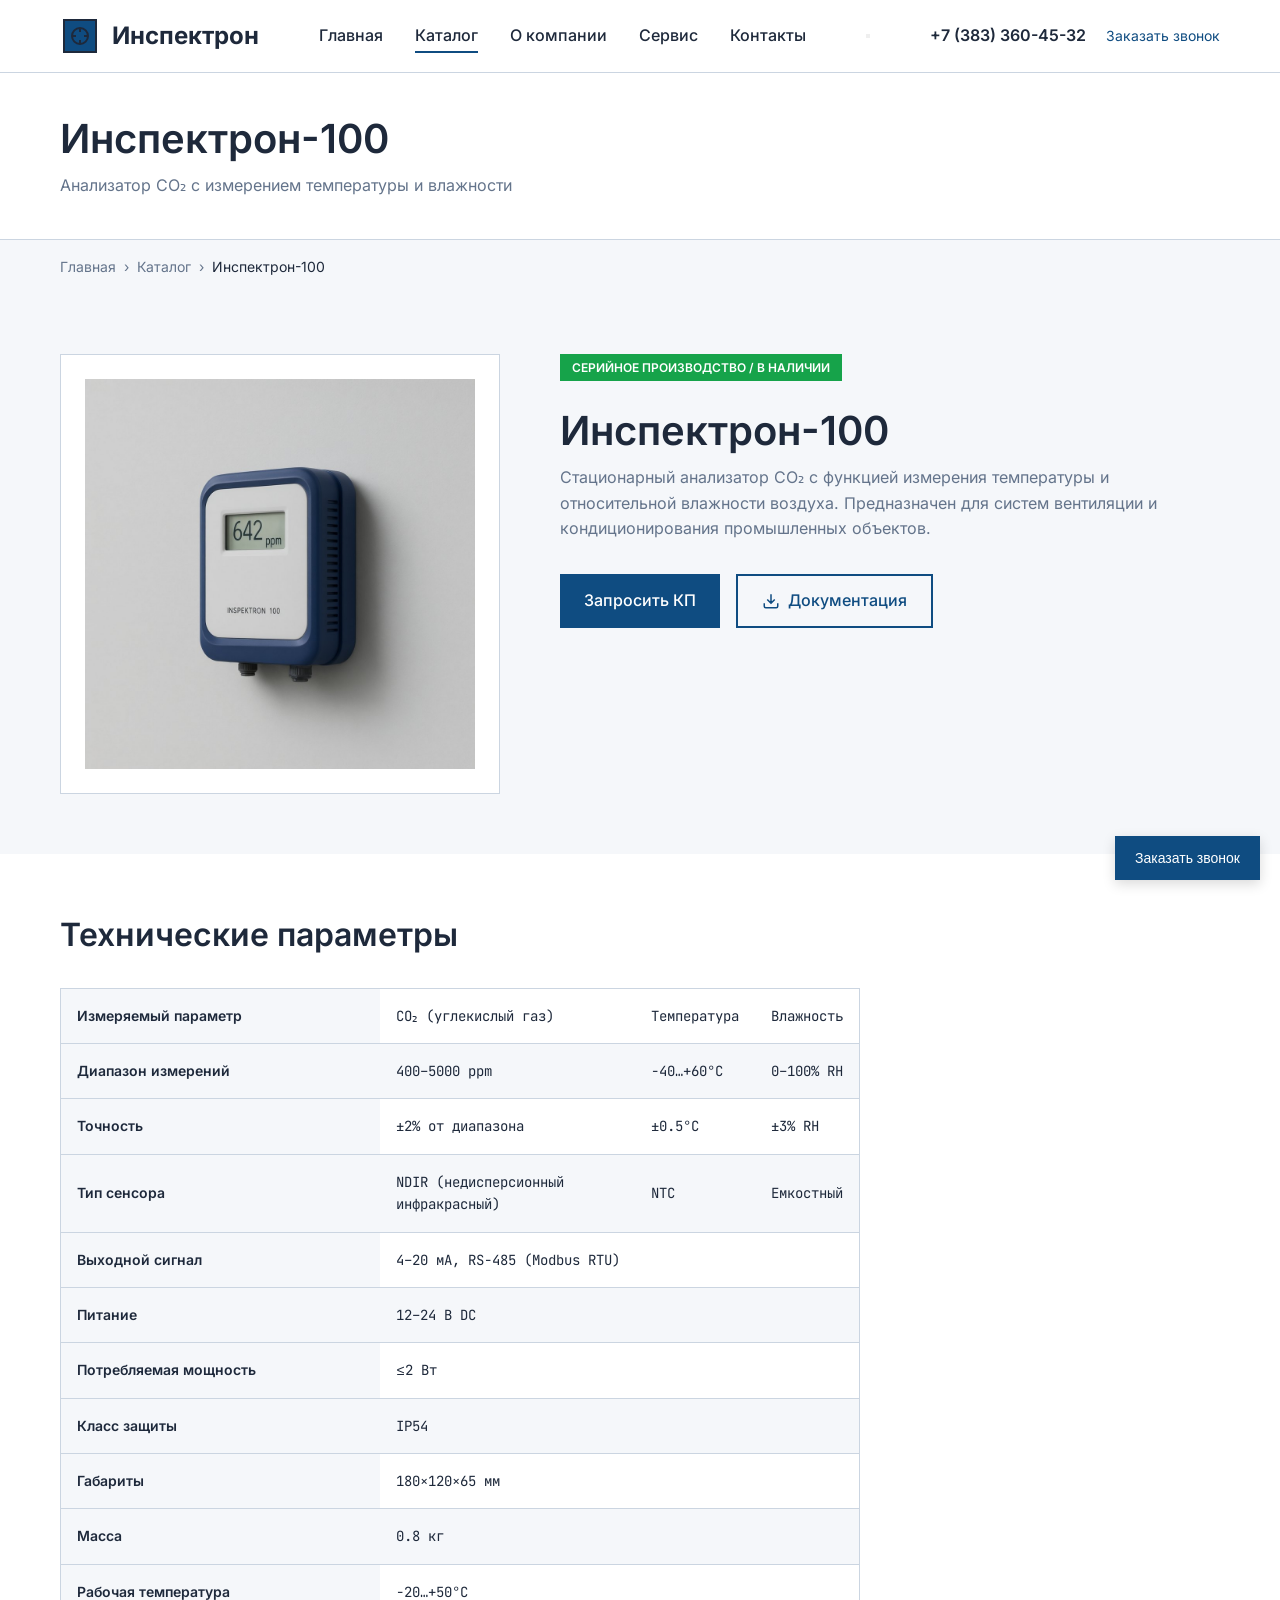
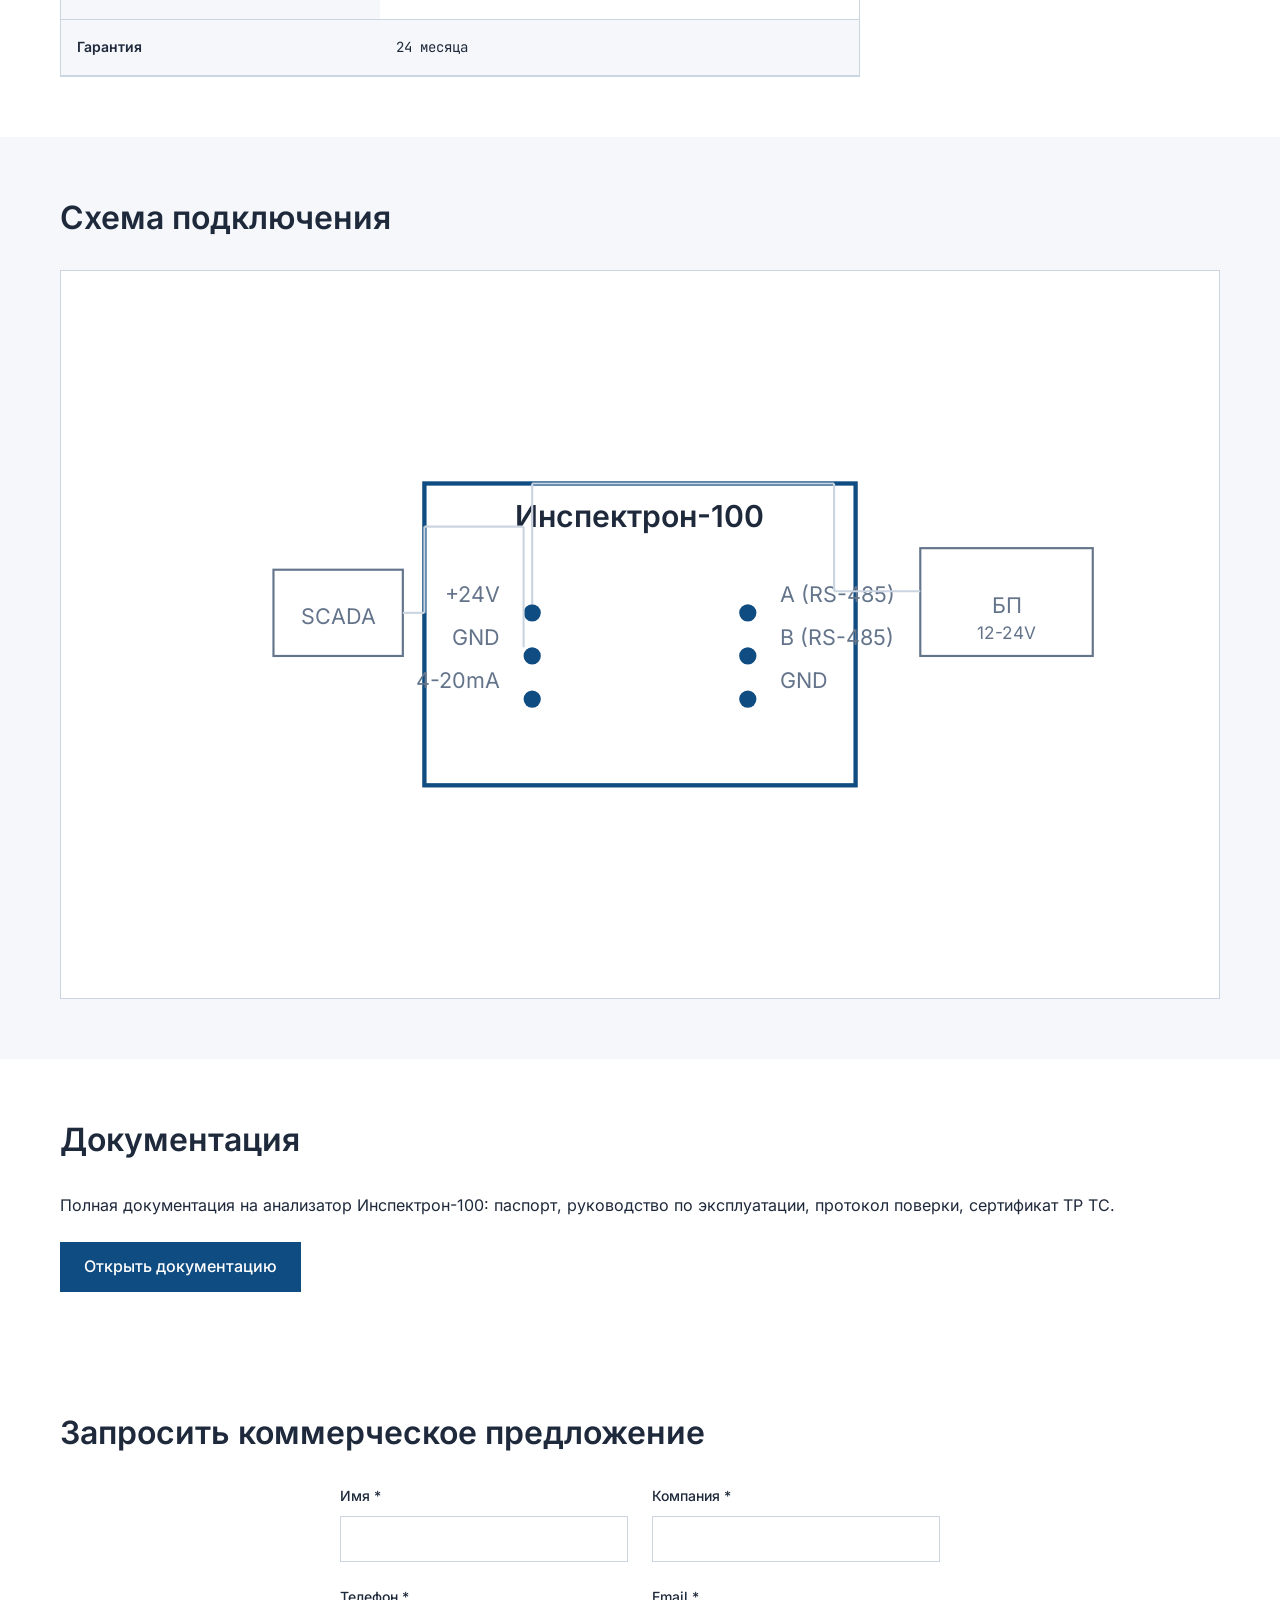
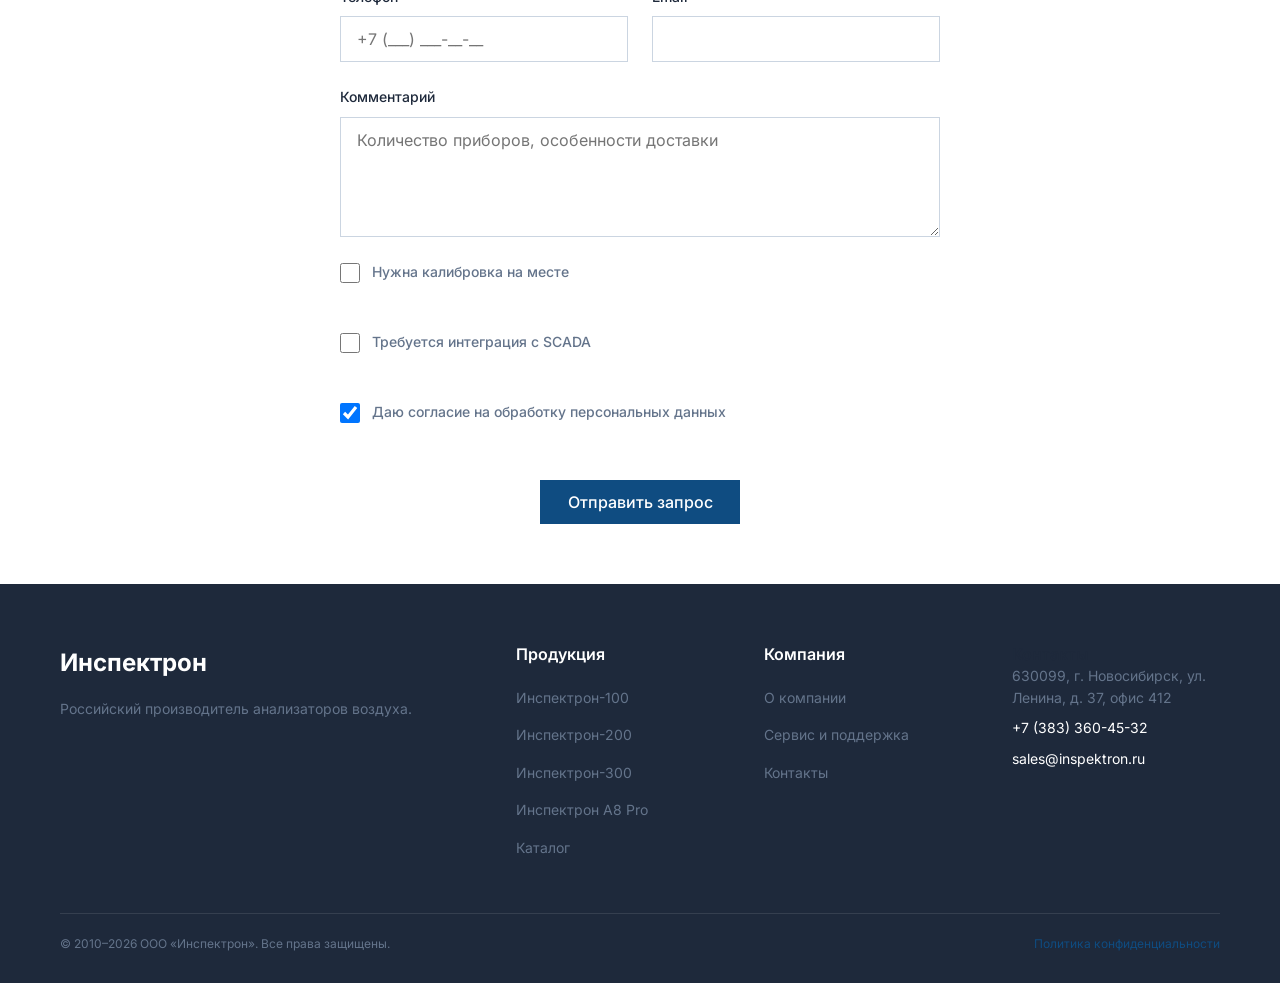
<file: det100.html>
<!DOCTYPE html>
<html lang="ru">
<head>
    <!-- Yandex.Metrika counter -->
    <script type="text/javascript">
        (function(m,e,t,r,i,k,a){
            m[i]=m[i]||function(){(m[i].a=m[i].a||[]).push(arguments)};
            m[i].l=1*new Date();
            for (var j = 0; j < document.scripts.length; j++) {if (document.scripts[j].src === r) { return; }}
            k=e.createElement(t),a=e.getElementsByTagName(t)[0],k.async=1,k.src=r,a.parentNode.insertBefore(k,a)
        })(window, document,'script','https://mc.yandex.ru/metrika/tag.js?id=108394825', 'ym');

        ym(108394825, 'init', {ssr:true, webvisor:true, clickmap:true, ecommerce:"dataLayer", referrer: document.referrer, url: location.href, accurateTrackBounce:true, trackLinks:true});
    </script>
    <noscript><div><img src="https://mc.yandex.ru/watch/108394825" style="position:absolute; left:-9999px;" alt="" /></div></noscript>
    <!-- /Yandex.Metrika counter -->
  <meta charset="UTF-8">
  <meta name="viewport" content="width=device-width, initial-scale=1.0">
  <title>Инспектрон-100 — анализатор CO₂</title>
  <meta name="description" content="Анализатор CO₂ Инспектрон-100. Измерение углекислого газа, температуры и влажности. Точность ±2%, выход 4–20 мА, RS-485.">
  <meta property="og:title" content="Инспектрон-100 — анализатор CO2">
  <meta property="og:description" content="Анализатор CO2 Инспектрон-100. Измерение углекислого газа, температуры и влажности. Точность +-2%.">
  <meta property="og:type" content="product">
  <meta property="og:url" content="https://inspektron.ru/det100.html">
  <meta property="og:image" content="https://inspektron.ru/img/og-image.jpg">
  <meta property="og:site_name" content="Инспектрон">
  <meta property="product:price.amount" content="45000">
  <meta property="product:price.currency" content="RUB">
  <link rel="stylesheet" href="css/style.css">
  <link rel="stylesheet" href="css/popup.css">
  <link rel="icon" type="image/svg+xml" href="img/favicon.svg">
  <link rel="alternate icon" type="image/png" href="img/favicon.png">
  <link rel="canonical" href="https://inspektron.ru/det100.html">
  <link rel="stylesheet" href="css/fonts.css">
  <script type="application/ld+json">
{
  "@context": "https://schema.org",
  "@type": "Product",
  "name": "Инспектрон-100",
  "image": "https://inspektron.ru/img/det100.jpg",
  "description": "Анализатор качества воздуха Инспектрон-100 российского производства. Поверка включена в поставку, гарантия 24 месяца.",
  "brand": {"@type": "Brand", "name": "Инспектрон"},
  "manufacturer": {"@type": "Organization", "name": "ООО «Инспектрон»"},
  "offers": {
    "@type": "Offer",
    "url": "https://inspektron.ru/det100.html",
    "priceCurrency": "RUB",
    "price": "45000",
    "availability": "https://schema.org/InStock",
    "seller": {"@type": "Organization", "name": "ООО «Инспектрон»"}
  }
}
  </script>
</head>
<body>
  <header class="header">
    <div class="container">
      <div class="header__inner">
        <a href="index.html" class="logo">
          <svg viewBox="0 0 40 40" fill="none" xmlns="http://www.w3.org/2000/svg">
            <rect x="4" y="4" width="32" height="32" stroke="currentColor" stroke-width="2"/>
            <circle cx="20" cy="20" r="8" stroke="currentColor" stroke-width="2"/>
            <path d="M20 12V16M20 24V28M12 20H16M24 20H28" stroke="currentColor" stroke-width="2"/>
          </svg>
          Инспектрон
        </a>
        <nav class="nav" id="nav">
          <a href="index.html">Главная</a>
          <a href="catalog.html" class="active">Каталог</a>
          <a href="about.html">О компании</a>
          <a href="service.html">Сервис</a>
          <a href="contacts.html">Контакты</a>
        </nav>
        <button class="nav-toggle" id="navToggle" aria-label="Меню">
          <span></span>
          <span></span>
          <span></span>
        </button>
        <div class="header__contacts">
          <a href="tel:+73833604532" class="header__phone">+7 (383) 360-45-32</a>
          <a href="contacts.html" class="header__callback">Заказать звонок</a>
        </div>
      </div>
    </div>
  </header>

  <main>
    <section class="page-header">
      <div class="container">
        <h1>Инспектрон-100</h1>
        <p>Анализатор CO₂ с измерением температуры и влажности</p>
      </div>
    </section>

    <section class="breadcrumbs">
      <div class="container">
        <ol class="breadcrumbs__list">
          <li><a href="index.html">Главная</a></li>
          <li><a href="catalog.html">Каталог</a></li>
          <li><span>Инспектрон-100</span></li>
        </ol>
      </div>
    </section>

    <section class="product-hero">
      <div class="container">
        <div class="product-hero__inner">
          <div class="product-hero__image">
            <img src="img/det100.jpg" width="1000" height="1000" alt="Стационарный анализатор CO2 Инспектрон-100" loading="eager">
          </div>
          <div class="product-hero__info">
            <span class="product-hero__status">Серийное производство / В наличии</span>
            <h2 class="product-hero__title">Инспектрон-100</h2>
            <p class="product-hero__desc">Стационарный анализатор CO₂ с функцией измерения температуры и относительной влажности воздуха. Предназначен для систем вентиляции и кондиционирования промышленных объектов.</p>
            <div class="hero__buttons">
              <a href="#order-form" class="btn btn-primary">Запросить КП</a>
              <a href="docs/catalog.html" class="btn btn-secondary btn-download">
                <svg viewBox="0 0 24 24" fill="none" stroke="currentColor" stroke-width="2">
                  <path d="M21 15v4a2 2 0 01-2 2H5a2 2 0 01-2-2v-4M7 10l5 5 5-5M12 15V3"/>
                </svg>
                Документация
              </a>
            </div>
          </div>
        </div>
      </div>
    </section>

    <section class="product-params">
      <div class="container">
        <h2>Технические параметры</h2>
        <div class="params-table table-wrapper">
          <table class="table">
            <tbody>
              <tr>
                <th>Измеряемый параметр</th>
                <td>CO₂ (углекислый газ)</td>
                <td>Температура</td>
                <td>Влажность</td>
              </tr>
              <tr>
                <th>Диапазон измерений</th>
                <td>400–5000 ppm</td>
                <td>−40…+60°C</td>
                <td>0–100% RH</td>
              </tr>
              <tr>
                <th>Точность</th>
                <td>±2% от диапазона</td>
                <td>±0.5°C</td>
                <td>±3% RH</td>
              </tr>
              <tr>
                <th>Тип сенсора</th>
                <td>NDIR (недисперсионный инфракрасный)</td>
                <td>NTC</td>
                <td>Емкостный</td>
              </tr>
              <tr>
                <th>Выходной сигнал</th>
                <td colspan="3">4–20 мА, RS-485 (Modbus RTU)</td>
              </tr>
              <tr>
                <th>Питание</th>
                <td colspan="3">12–24 В DC</td>
              </tr>
              <tr>
                <th>Потребляемая мощность</th>
                <td colspan="3">≤2 Вт</td>
              </tr>
              <tr>
                <th>Класс защиты</th>
                <td colspan="3">IP54</td>
              </tr>
              <tr>
                <th>Габариты</th>
                <td colspan="3">180×120×65 мм</td>
              </tr>
              <tr>
                <th>Масса</th>
                <td colspan="3">0.8 кг</td>
              </tr>
              <tr>
                <th>Рабочая температура</th>
                <td colspan="3">−20…+50°C</td>
              </tr>
              <tr>
                <th>Гарантия</th>
                <td colspan="3">24 месяца</td>
              </tr>
            </tbody>
          </table>
        </div>
      </div>
    </section>

    <section class="connection-scheme">
      <div class="container">
        <h2>Схема подключения</h2>
        <div class="scheme-container">
          <svg viewBox="0 0 500 300" fill="none" xmlns="http://www.w3.org/2000/svg">
            <rect x="150" y="80" width="200" height="140" stroke="#0F4C81" stroke-width="2" fill="white"/>
            <text x="250" y="100" text-anchor="middle" font-size="14" font-weight="600" fill="#1E293B">Инспектрон-100</text>
            <circle cx="200" cy="140" r="4" fill="#0F4C81"/>
            <text x="185" y="135" text-anchor="end" font-size="10" fill="#64748B">+24V</text>
            <circle cx="200" cy="160" r="4" fill="#0F4C81"/>
            <text x="185" y="155" text-anchor="end" font-size="10" fill="#64748B">GND</text>
            <circle cx="200" cy="180" r="4" fill="#0F4C81"/>
            <text x="185" y="175" text-anchor="end" font-size="10" fill="#64748B">4-20mA</text>
            <circle cx="300" cy="140" r="4" fill="#0F4C81"/>
            <text x="315" y="135" text-anchor="start" font-size="10" fill="#64748B">A (RS-485)</text>
            <circle cx="300" cy="160" r="4" fill="#0F4C81"/>
            <text x="315" y="155" text-anchor="start" font-size="10" fill="#64748B">B (RS-485)</text>
            <circle cx="300" cy="180" r="4" fill="#0F4C81"/>
            <text x="315" y="175" text-anchor="start" font-size="10" fill="#64748B">GND</text>
            <rect x="380" y="110" width="80" height="50" stroke="#64748B" stroke-width="1" fill="white"/>
            <text x="420" y="140" text-anchor="middle" font-size="10" fill="#64748B">БП</text>
            <text x="420" y="152" text-anchor="middle" font-size="8" fill="#64748B">12-24V</text>
            <line x1="380" y1="130" x2="340" y2="130" stroke="#CBD5E1" stroke-width="1"/>
            <line x1="340" y1="130" x2="340" y2="80" stroke="#CBD5E1" stroke-width="1"/>
            <line x1="340" y1="80" x2="200" y2="80" stroke="#CBD5E1" stroke-width="1"/>
            <line x1="200" y1="80" x2="200" y2="136" stroke="#CBD5E1" stroke-width="1"/>
            <rect x="80" y="120" width="60" height="40" stroke="#64748B" stroke-width="1" fill="white"/>
            <text x="110" y="145" text-anchor="middle" font-size="10" fill="#64748B">SCADA</text>
            <line x1="140" y1="140" x2="150" y2="140" stroke="#CBD5E1" stroke-width="1"/>
            <line x1="150" y1="140" x2="150" y2="100" stroke="#CBD5E1" stroke-width="1"/>
            <line x1="150" y1="100" x2="196" y2="100" stroke="#CBD5E1" stroke-width="1"/>
            <line x1="196" y1="100" x2="196" y2="156" stroke="#CBD5E1" stroke-width="1"/>
          </svg>
        </div>
      </div>
    </section>

    <section class="documentation">
      <div class="container">
        <h2>Документация</h2>
        <p style="margin-bottom: 24px;">Полная документация на анализатор Инспектрон-100: паспорт, руководство по эксплуатации, протокол поверки, сертификат ТР ТС.</p>
        <a href="docs/catalog.html" class="btn btn-primary">Открыть документацию</a>
      </div>
    </section>

    <section class="order-block" id="order-form">
      <div class="container">
        <h2>Запросить коммерческое предложение</h2>
        <form class="order-form" action="thank-you.html" method="POST">
          <div class="form-grid">
            <div class="form-group">
              <label for="name">Имя *</label>
              <input type="text" id="name" name="name" required>
            </div>
            <div class="form-group">
              <label for="company">Компания *</label>
              <input type="text" id="company" name="company" required>
            </div>
            <div class="form-group">
              <label for="phone">Телефон *</label>
              <input type="tel" id="phone" name="phone" required>
            </div>
            <div class="form-group">
              <label for="email">Email *</label>
              <input type="email" id="email" name="email" required>
            </div>
            <div class="form-group full-width">
              <label for="comment">Комментарий</label>
              <textarea id="comment" name="comment" placeholder="Количество приборов, особенности доставки"></textarea>
            </div>
            <div class="form-group full-width">
              <div class="form-checkbox">
                <input type="checkbox" id="calibration" name="calibration">
                <label for="calibration">Нужна калибровка на месте</label>
              </div>
            </div>
            <div class="form-group full-width">
              <div class="form-checkbox">
                <input type="checkbox" id="scada" name="scada">
                <label for="scada">Требуется интеграция с SCADA</label>
              </div>
            </div>
            <div class="form-group full-width">
              <div class="form-checkbox">
                <input type="checkbox" id="consent" name="consent" required checked>
                <label for="consent">Даю согласие на обработку персональных данных</label>
              </div>
            </div>
          </div>
          <div class="form-submit">
            <button type="submit" class="btn btn-primary">Отправить запрос</button>
          </div>
        </form>
      </div>
    </section>
  </main>

  <footer class="footer">
    <div class="container">
      <div class="footer__inner">
        <div class="footer__about">
          <a href="index.html" class="logo">Инспектрон</a>
          <p>Российский производитель анализаторов воздуха.</p>
        </div>
        <nav class="footer__nav">
          <h4>Продукция</h4>
          <ul>
            <li><a href="det100.html">Инспектрон-100</a></li>
            <li><a href="det200.html">Инспектрон-200</a></li>
            <li><a href="det300.html">Инспектрон-300</a></li>
            <li><a href="a8-pro.html">Инспектрон A8 Pro</a></li>
            <li><a href="catalog.html">Каталог</a></li>
          </ul>
        </nav>
        <nav class="footer__nav">
          <h4>Компания</h4>
          <ul>
            <li><a href="about.html">О компании</a></li>
            <li><a href="service.html">Сервис и поддержка</a></li>
            <li><a href="contacts.html">Контакты</a></li>
          </ul>
        </nav>
        <div class="footer__contacts">
          <h4>Контакты</h4>
          <p>630099, г. Новосибирск, ул. Ленина, д. 37, офис 412</p>
          <p><a href="tel:+73833604532">+7 (383) 360-45-32</a></p>
          <p><a href="mailto:sales@inspektron.ru">sales@inspektron.ru</a></p>
        </div>
      </div>
      <div class="footer__bottom">
        <p>© 2010–2026 ООО «Инспектрон». Все права защищены.</p>
        <p><a href="privacy.html">Политика конфиденциальности</a></p>
      </div>
    </div>
  </footer>

  <script src="js/script.js"></script>
<!-- Popup Form -->
<div class="popup-overlay" id="popupForm">
  <div class="popup-form">
    <button class="popup-form__close" onclick="closePopup()">&times;</button>
    <h3>Обратный звонок</h3>
    <p>Оставьте номер телефона, и мы перезвоним вам в течение 15 минут</p>
    <form action="https://formspree.io/f/movgnzzk" method="POST">
          <input type="hidden" name="_subject" value="Заявка с сайта inspektron.ru (det100.html)">
                    <input type="hidden" name="_next" value="https://inspektron.ru/thank-you.html">
                    <input type="text" name="_gotcha" class="hp-field" tabindex="-1" autocomplete="off">
      <div class="form-group">
        <label for="popup-name">Имя *</label>
        <input type="text" id="popup-name" name="name" required>
      </div>
      <div class="form-group">
        <label for="popup-phone">Телефон *</label>
        <input type="tel" id="popup-phone" name="phone" required>
      </div>
      <div class="form-group">
        <label for="popup-question">Ваш вопрос</label>
        <textarea id="popup-question" name="question" rows="3"></textarea>
      </div>
      <div class="form-checkbox">
        <input type="checkbox" id="popup-consent" name="consent" required checked>
        <label for="popup-consent">Даю согласие на обработку персональных данных</label>
      </div>
      <button type="submit" class="btn btn-primary" style="width: 100%; margin-top: 16px;">Отправить</button>
    </form>
  </div>
</div>

<button class="popup-trigger" onclick="openPopup()">Заказать звонок</button>

</body>
</html>
</file>
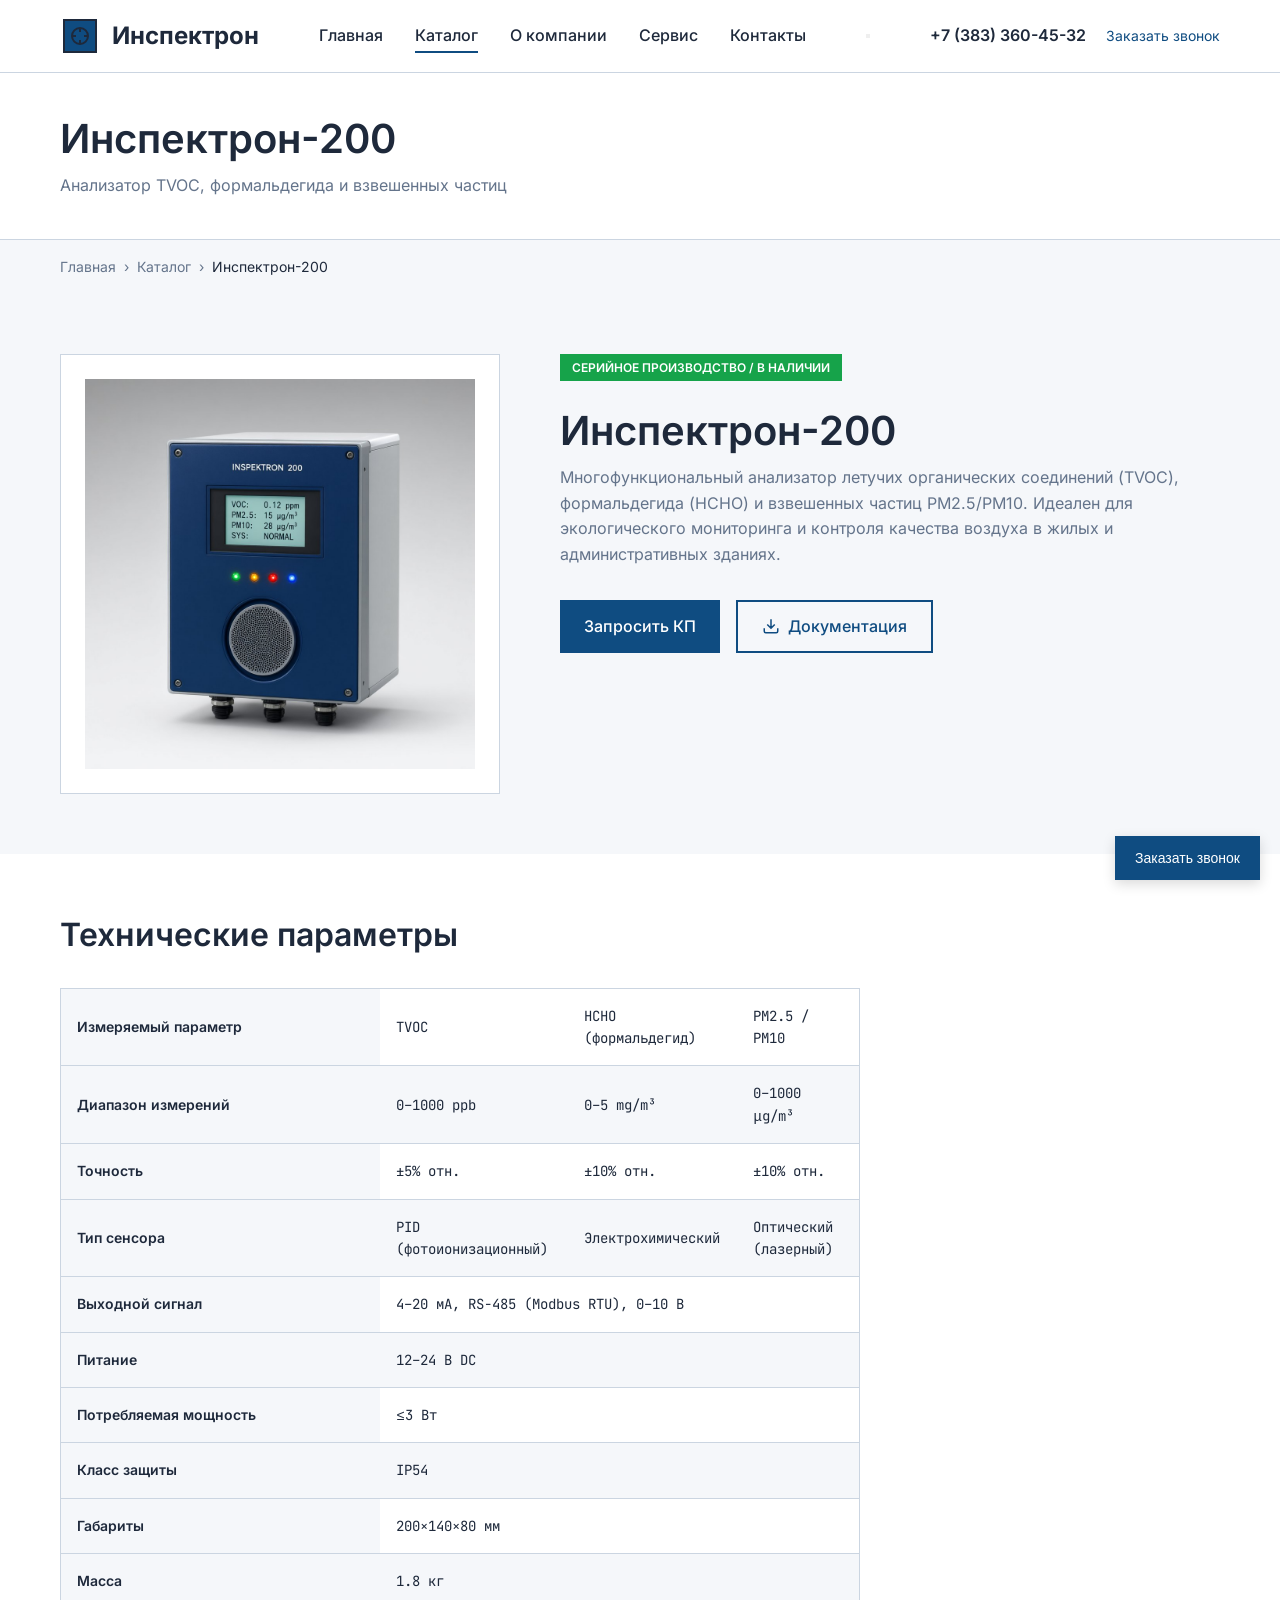
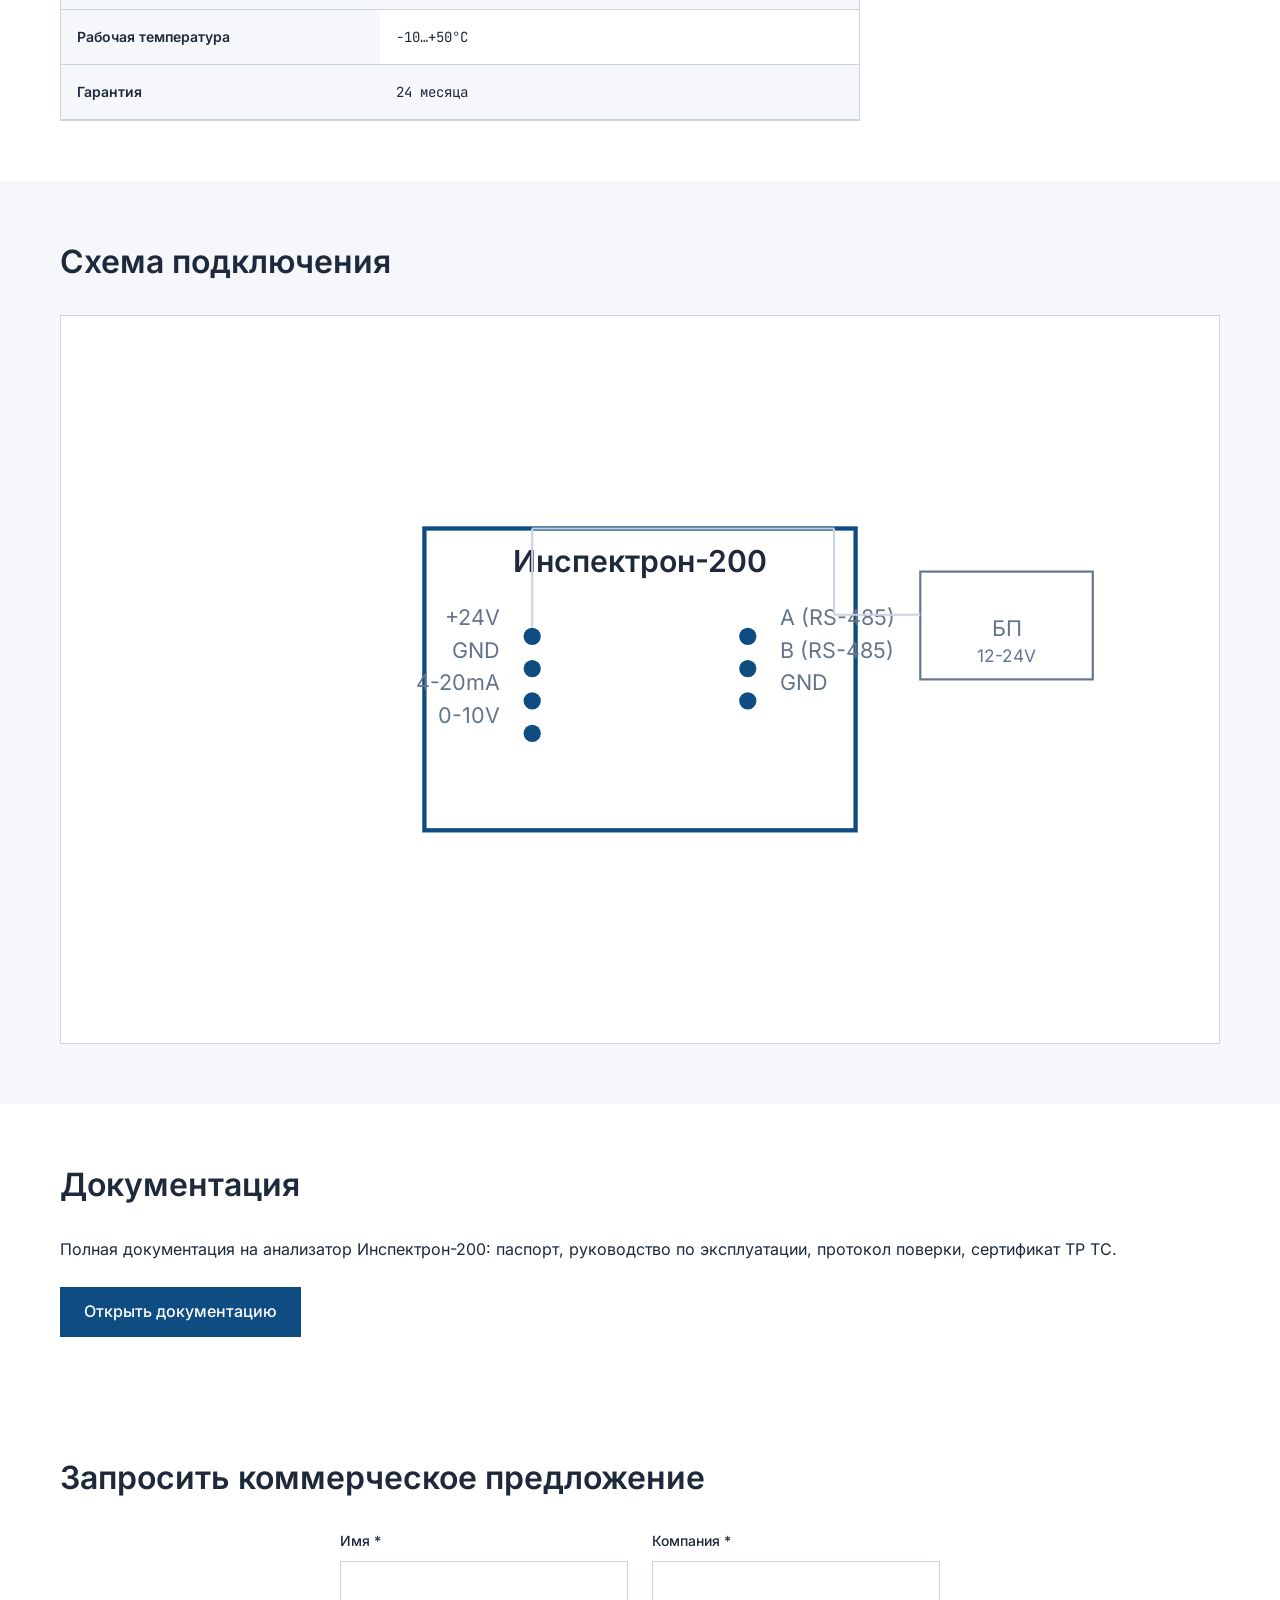
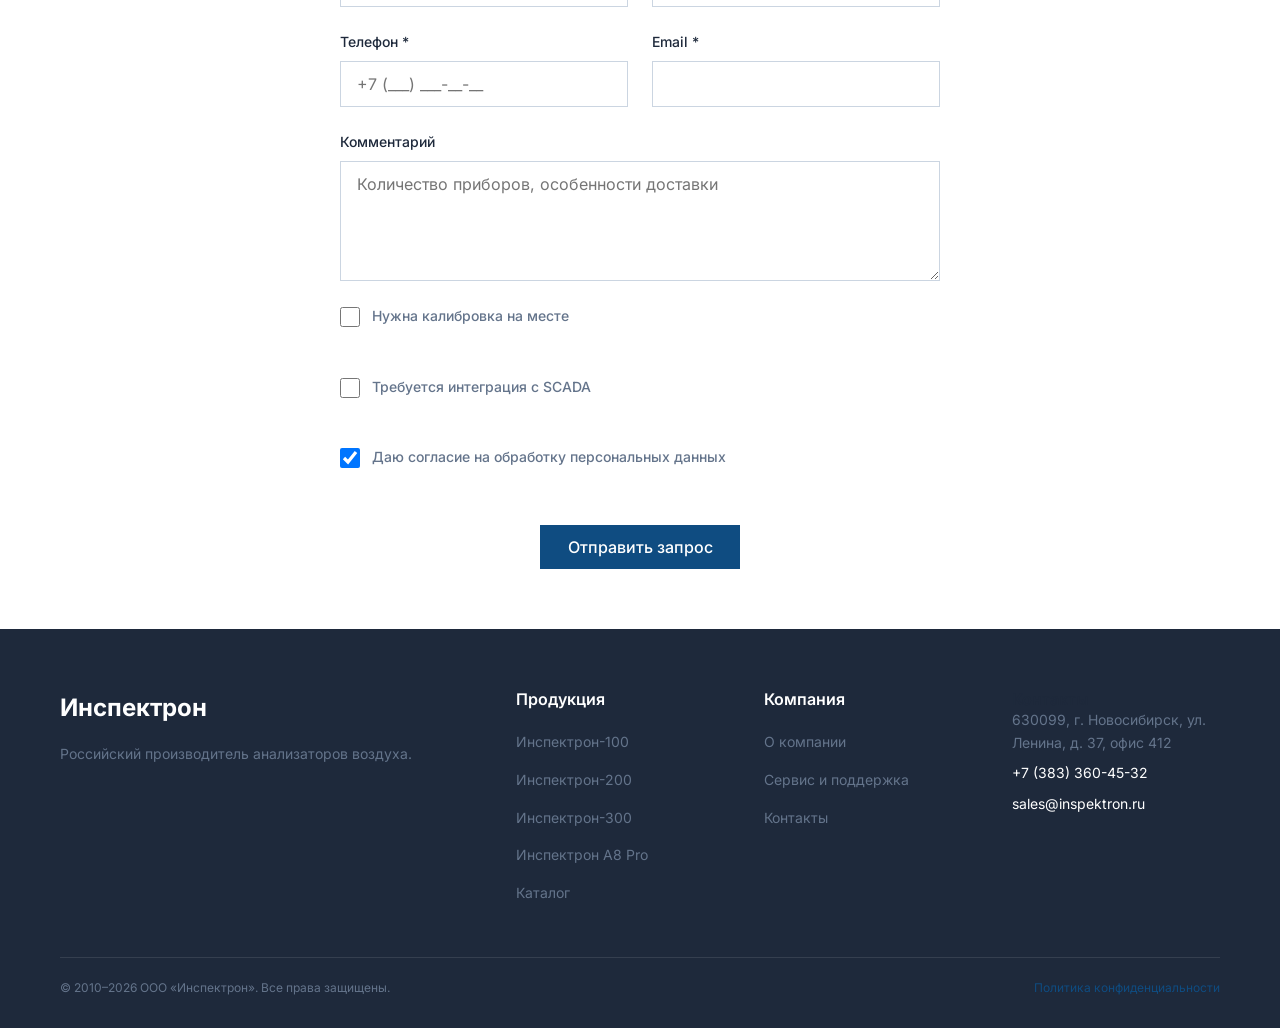
<file: det200.html>
<!DOCTYPE html>
<html lang="ru">
<head>
    <!-- Yandex.Metrika counter -->
    <script type="text/javascript">
        (function(m,e,t,r,i,k,a){
            m[i]=m[i]||function(){(m[i].a=m[i].a||[]).push(arguments)};
            m[i].l=1*new Date();
            for (var j = 0; j < document.scripts.length; j++) {if (document.scripts[j].src === r) { return; }}
            k=e.createElement(t),a=e.getElementsByTagName(t)[0],k.async=1,k.src=r,a.parentNode.insertBefore(k,a)
        })(window, document,'script','https://mc.yandex.ru/metrika/tag.js?id=108394825', 'ym');

        ym(108394825, 'init', {ssr:true, webvisor:true, clickmap:true, ecommerce:"dataLayer", referrer: document.referrer, url: location.href, accurateTrackBounce:true, trackLinks:true});
    </script>
    <noscript><div><img src="https://mc.yandex.ru/watch/108394825" style="position:absolute; left:-9999px;" alt="" /></div></noscript>
    <!-- /Yandex.Metrika counter -->
  <meta charset="UTF-8">
  <meta name="viewport" content="width=device-width, initial-scale=1.0">
  <title>Инспектрон-200 — анализатор TVOC и PM</title>
  <meta name="description" content="Анализатор TVOC, формальдегида HCHO, PM2.5/PM10 Инспектрон-200. Точность ±5%, выходы 4–20 мА, RS-485, 0–10 В.">
  <meta property="og:title" content="Инспектрон-200 — анализатор TVOC и PM">
  <meta property="og:description" content="Анализатор TVOC, формальдегида HCHO, PM2.5/PM10 Инспектрон-200. Точность +-5%.">
  <meta property="og:type" content="product">
  <meta property="og:url" content="https://inspektron.ru/det200.html">
  <meta property="og:image" content="https://inspektron.ru/img/og-image.jpg">
  <meta property="og:site_name" content="Инспектрон">
  <meta property="product:price.amount" content="78000">
  <meta property="product:price.currency" content="RUB">
  <link rel="stylesheet" href="css/style.css">
  <link rel="stylesheet" href="css/popup.css">
  <link rel="icon" type="image/svg+xml" href="img/favicon.svg">
  <link rel="alternate icon" type="image/png" href="img/favicon.png">
  <link rel="canonical" href="https://inspektron.ru/det200.html">
  <link rel="stylesheet" href="css/fonts.css">
  <script type="application/ld+json">
{
  "@context": "https://schema.org",
  "@type": "Product",
  "name": "Инспектрон-200",
  "image": "https://inspektron.ru/img/det200.jpg",
  "description": "Анализатор качества воздуха Инспектрон-200 российского производства. Поверка включена в поставку, гарантия 24 месяца.",
  "brand": {"@type": "Brand", "name": "Инспектрон"},
  "manufacturer": {"@type": "Organization", "name": "ООО «Инспектрон»"},
  "offers": {
    "@type": "Offer",
    "url": "https://inspektron.ru/det200.html",
    "priceCurrency": "RUB",
    "price": "78000",
    "availability": "https://schema.org/InStock",
    "seller": {"@type": "Organization", "name": "ООО «Инспектрон»"}
  }
}
  </script>
</head>
<body>
  <header class="header">
    <div class="container">
      <div class="header__inner">
        <a href="index.html" class="logo">
          <svg viewBox="0 0 40 40" fill="none" xmlns="http://www.w3.org/2000/svg">
            <rect x="4" y="4" width="32" height="32" stroke="currentColor" stroke-width="2"/>
            <circle cx="20" cy="20" r="8" stroke="currentColor" stroke-width="2"/>
            <path d="M20 12V16M20 24V28M12 20H16M24 20H28" stroke="currentColor" stroke-width="2"/>
          </svg>
          Инспектрон
        </a>
        <nav class="nav" id="nav">
          <a href="index.html">Главная</a>
          <a href="catalog.html" class="active">Каталог</a>
          <a href="about.html">О компании</a>
          <a href="service.html">Сервис</a>
          <a href="contacts.html">Контакты</a>
        </nav>
        <button class="nav-toggle" id="navToggle" aria-label="Меню">
          <span></span>
          <span></span>
          <span></span>
        </button>
        <div class="header__contacts">
          <a href="tel:+73833604532" class="header__phone">+7 (383) 360-45-32</a>
          <a href="contacts.html" class="header__callback">Заказать звонок</a>
        </div>
      </div>
    </div>
  </header>

  <main>
    <section class="page-header">
      <div class="container">
        <h1>Инспектрон-200</h1>
        <p>Анализатор TVOC, формальдегида и взвешенных частиц</p>
      </div>
    </section>

    <section class="breadcrumbs">
      <div class="container">
        <ol class="breadcrumbs__list">
          <li><a href="index.html">Главная</a></li>
          <li><a href="catalog.html">Каталог</a></li>
          <li><span>Инспектрон-200</span></li>
        </ol>
      </div>
    </section>

    <section class="product-hero">
      <div class="container">
        <div class="product-hero__inner">
          <div class="product-hero__image">
            <img src="img/det200.jpg" width="1000" height="1000" alt="Стационарный анализатор TVOC и HCHO Инспектрон-200" loading="eager">
          </div>
          <div class="product-hero__info">
            <span class="product-hero__status">Серийное производство / В наличии</span>
            <h2 class="product-hero__title">Инспектрон-200</h2>
            <p class="product-hero__desc">Многофункциональный анализатор летучих органических соединений (TVOC), формальдегида (HCHO) и взвешенных частиц PM2.5/PM10. Идеален для экологического мониторинга и контроля качества воздуха в жилых и административных зданиях.</p>
            <div class="hero__buttons">
              <a href="#order-form" class="btn btn-primary">Запросить КП</a>
              <a href="docs/catalog.html" class="btn btn-secondary btn-download">
                <svg viewBox="0 0 24 24" fill="none" stroke="currentColor" stroke-width="2">
                  <path d="M21 15v4a2 2 0 01-2 2H5a2 2 0 01-2-2v-4M7 10l5 5 5-5M12 15V3"/>
                </svg>
                Документация
              </a>
            </div>
          </div>
        </div>
      </div>
    </section>

    <section class="product-params">
      <div class="container">
        <h2>Технические параметры</h2>
        <div class="params-table table-wrapper">
          <table class="table">
            <tbody>
              <tr>
                <th>Измеряемый параметр</th>
                <td>TVOC</td>
                <td>HCHO (формальдегид)</td>
                <td>PM2.5 / PM10</td>
              </tr>
              <tr>
                <th>Диапазон измерений</th>
                <td>0–1000 ppb</td>
                <td>0–5 mg/m³</td>
                <td>0–1000 μg/m³</td>
              </tr>
              <tr>
                <th>Точность</th>
                <td>±5% отн.</td>
                <td>±10% отн.</td>
                <td>±10% отн.</td>
              </tr>
              <tr>
                <th>Тип сенсора</th>
                <td>PID (фотоионизационный)</td>
                <td>Электрохимический</td>
                <td>Оптический (лазерный)</td>
              </tr>
              <tr>
                <th>Выходной сигнал</th>
                <td colspan="3">4–20 мА, RS-485 (Modbus RTU), 0–10 В</td>
              </tr>
              <tr>
                <th>Питание</th>
                <td colspan="3">12–24 В DC</td>
              </tr>
              <tr>
                <th>Потребляемая мощность</th>
                <td colspan="3">≤3 Вт</td>
              </tr>
              <tr>
                <th>Класс защиты</th>
                <td colspan="3">IP54</td>
              </tr>
              <tr>
                <th>Габариты</th>
                <td colspan="3">200×140×80 мм</td>
              </tr>
              <tr>
                <th>Масса</th>
                <td colspan="3">1.8 кг</td>
              </tr>
              <tr>
                <th>Рабочая температура</th>
                <td colspan="3">−10…+50°C</td>
              </tr>
              <tr>
                <th>Гарантия</th>
                <td colspan="3">24 месяца</td>
              </tr>
            </tbody>
          </table>
        </div>
      </div>
    </section>

    <section class="connection-scheme">
      <div class="container">
        <h2>Схема подключения</h2>
        <div class="scheme-container">
          <svg viewBox="0 0 500 300" fill="none" xmlns="http://www.w3.org/2000/svg">
            <rect x="150" y="80" width="200" height="140" stroke="#0F4C81" stroke-width="2" fill="white"/>
            <text x="250" y="100" text-anchor="middle" font-size="14" font-weight="600" fill="#1E293B">Инспектрон-200</text>
            <circle cx="200" cy="130" r="4" fill="#0F4C81"/>
            <text x="185" y="125" text-anchor="end" font-size="10" fill="#64748B">+24V</text>
            <circle cx="200" cy="145" r="4" fill="#0F4C81"/>
            <text x="185" y="140" text-anchor="end" font-size="10" fill="#64748B">GND</text>
            <circle cx="200" cy="160" r="4" fill="#0F4C81"/>
            <text x="185" y="155" text-anchor="end" font-size="10" fill="#64748B">4-20mA</text>
            <circle cx="200" cy="175" r="4" fill="#0F4C81"/>
            <text x="185" y="170" text-anchor="end" font-size="10" fill="#64748B">0-10V</text>
            <circle cx="300" cy="130" r="4" fill="#0F4C81"/>
            <text x="315" y="125" text-anchor="start" font-size="10" fill="#64748B">A (RS-485)</text>
            <circle cx="300" cy="145" r="4" fill="#0F4C81"/>
            <text x="315" y="140" text-anchor="start" font-size="10" fill="#64748B">B (RS-485)</text>
            <circle cx="300" cy="160" r="4" fill="#0F4C81"/>
            <text x="315" y="155" text-anchor="start" font-size="10" fill="#64748B">GND</text>
            <rect x="380" y="100" width="80" height="50" stroke="#64748B" stroke-width="1" fill="white"/>
            <text x="420" y="130" text-anchor="middle" font-size="10" fill="#64748B">БП</text>
            <text x="420" y="142" text-anchor="middle" font-size="8" fill="#64748B">12-24V</text>
            <line x1="380" y1="120" x2="340" y2="120" stroke="#CBD5E1" stroke-width="1"/>
            <line x1="340" y1="120" x2="340" y2="80" stroke="#CBD5E1" stroke-width="1"/>
            <line x1="340" y1="80" x2="200" y2="80" stroke="#CBD5E1" stroke-width="1"/>
            <line x1="200" y1="80" x2="200" y2="126" stroke="#CBD5E1" stroke-width="1"/>
          </svg>
        </div>
      </div>
    </section>

    <section class="documentation">
      <div class="container">
        <h2>Документация</h2>
        <p style="margin-bottom: 24px;">Полная документация на анализатор Инспектрон-200: паспорт, руководство по эксплуатации, протокол поверки, сертификат ТР ТС.</p>
        <a href="docs/catalog.html" class="btn btn-primary">Открыть документацию</a>
      </div>
    </section>

    <section class="order-block" id="order-form">
      <div class="container">
        <h2>Запросить коммерческое предложение</h2>
        <form class="order-form" action="thank-you.html" method="POST">
          <div class="form-grid">
            <div class="form-group">
              <label for="name">Имя *</label>
              <input type="text" id="name" name="name" required>
            </div>
            <div class="form-group">
              <label for="company">Компания *</label>
              <input type="text" id="company" name="company" required>
            </div>
            <div class="form-group">
              <label for="phone">Телефон *</label>
              <input type="tel" id="phone" name="phone" required>
            </div>
            <div class="form-group">
              <label for="email">Email *</label>
              <input type="email" id="email" name="email" required>
            </div>
            <div class="form-group full-width">
              <label for="comment">Комментарий</label>
              <textarea id="comment" name="comment" placeholder="Количество приборов, особенности доставки"></textarea>
            </div>
            <div class="form-group full-width">
              <div class="form-checkbox">
                <input type="checkbox" id="calibration" name="calibration">
                <label for="calibration">Нужна калибровка на месте</label>
              </div>
            </div>
            <div class="form-group full-width">
              <div class="form-checkbox">
                <input type="checkbox" id="scada" name="scada">
                <label for="scada">Требуется интеграция с SCADA</label>
              </div>
            </div>
            <div class="form-group full-width">
              <div class="form-checkbox">
                <input type="checkbox" id="consent" name="consent" required checked>
                <label for="consent">Даю согласие на обработку персональных данных</label>
              </div>
            </div>
          </div>
          <div class="form-submit">
            <button type="submit" class="btn btn-primary">Отправить запрос</button>
          </div>
        </form>
      </div>
    </section>
  </main>

  <footer class="footer">
    <div class="container">
      <div class="footer__inner">
        <div class="footer__about">
          <a href="index.html" class="logo">Инспектрон</a>
          <p>Российский производитель анализаторов воздуха.</p>
        </div>
        <nav class="footer__nav">
          <h4>Продукция</h4>
          <ul>
            <li><a href="det100.html">Инспектрон-100</a></li>
            <li><a href="det200.html">Инспектрон-200</a></li>
            <li><a href="det300.html">Инспектрон-300</a></li>
            <li><a href="a8-pro.html">Инспектрон A8 Pro</a></li>
            <li><a href="catalog.html">Каталог</a></li>
          </ul>
        </nav>
        <nav class="footer__nav">
          <h4>Компания</h4>
          <ul>
            <li><a href="about.html">О компании</a></li>
            <li><a href="service.html">Сервис и поддержка</a></li>
            <li><a href="contacts.html">Контакты</a></li>
          </ul>
        </nav>
        <div class="footer__contacts">
          <h4>Контакты</h4>
          <p>630099, г. Новосибирск, ул. Ленина, д. 37, офис 412</p>
          <p><a href="tel:+73833604532">+7 (383) 360-45-32</a></p>
          <p><a href="mailto:sales@inspektron.ru">sales@inspektron.ru</a></p>
        </div>
      </div>
      <div class="footer__bottom">
        <p>© 2010–2026 ООО «Инспектрон». Все права защищены.</p>
        <p><a href="privacy.html">Политика конфиденциальности</a></p>
      </div>
    </div>
  </footer>

  <script src="js/script.js"></script>
<!-- Popup Form -->
<div class="popup-overlay" id="popupForm">
  <div class="popup-form">
    <button class="popup-form__close" onclick="closePopup()">&times;</button>
    <h3>Обратный звонок</h3>
    <p>Оставьте номер телефона, и мы перезвоним вам в течение 15 минут</p>
    <form action="https://formspree.io/f/movgnzzk" method="POST">
          <input type="hidden" name="_subject" value="Заявка с сайта inspektron.ru (det200.html)">
                    <input type="hidden" name="_next" value="https://inspektron.ru/thank-you.html">
                    <input type="text" name="_gotcha" class="hp-field" tabindex="-1" autocomplete="off">
      <div class="form-group">
        <label for="popup-name">Имя *</label>
        <input type="text" id="popup-name" name="name" required>
      </div>
      <div class="form-group">
        <label for="popup-phone">Телефон *</label>
        <input type="tel" id="popup-phone" name="phone" required>
      </div>
      <div class="form-group">
        <label for="popup-question">Ваш вопрос</label>
        <textarea id="popup-question" name="question" rows="3"></textarea>
      </div>
      <div class="form-checkbox">
        <input type="checkbox" id="popup-consent" name="consent" required checked>
        <label for="popup-consent">Даю согласие на обработку персональных данных</label>
      </div>
      <button type="submit" class="btn btn-primary" style="width: 100%; margin-top: 16px;">Отправить</button>
    </form>
  </div>
</div>

<button class="popup-trigger" onclick="openPopup()">Заказать звонок</button>

</body>
</html>
</file>
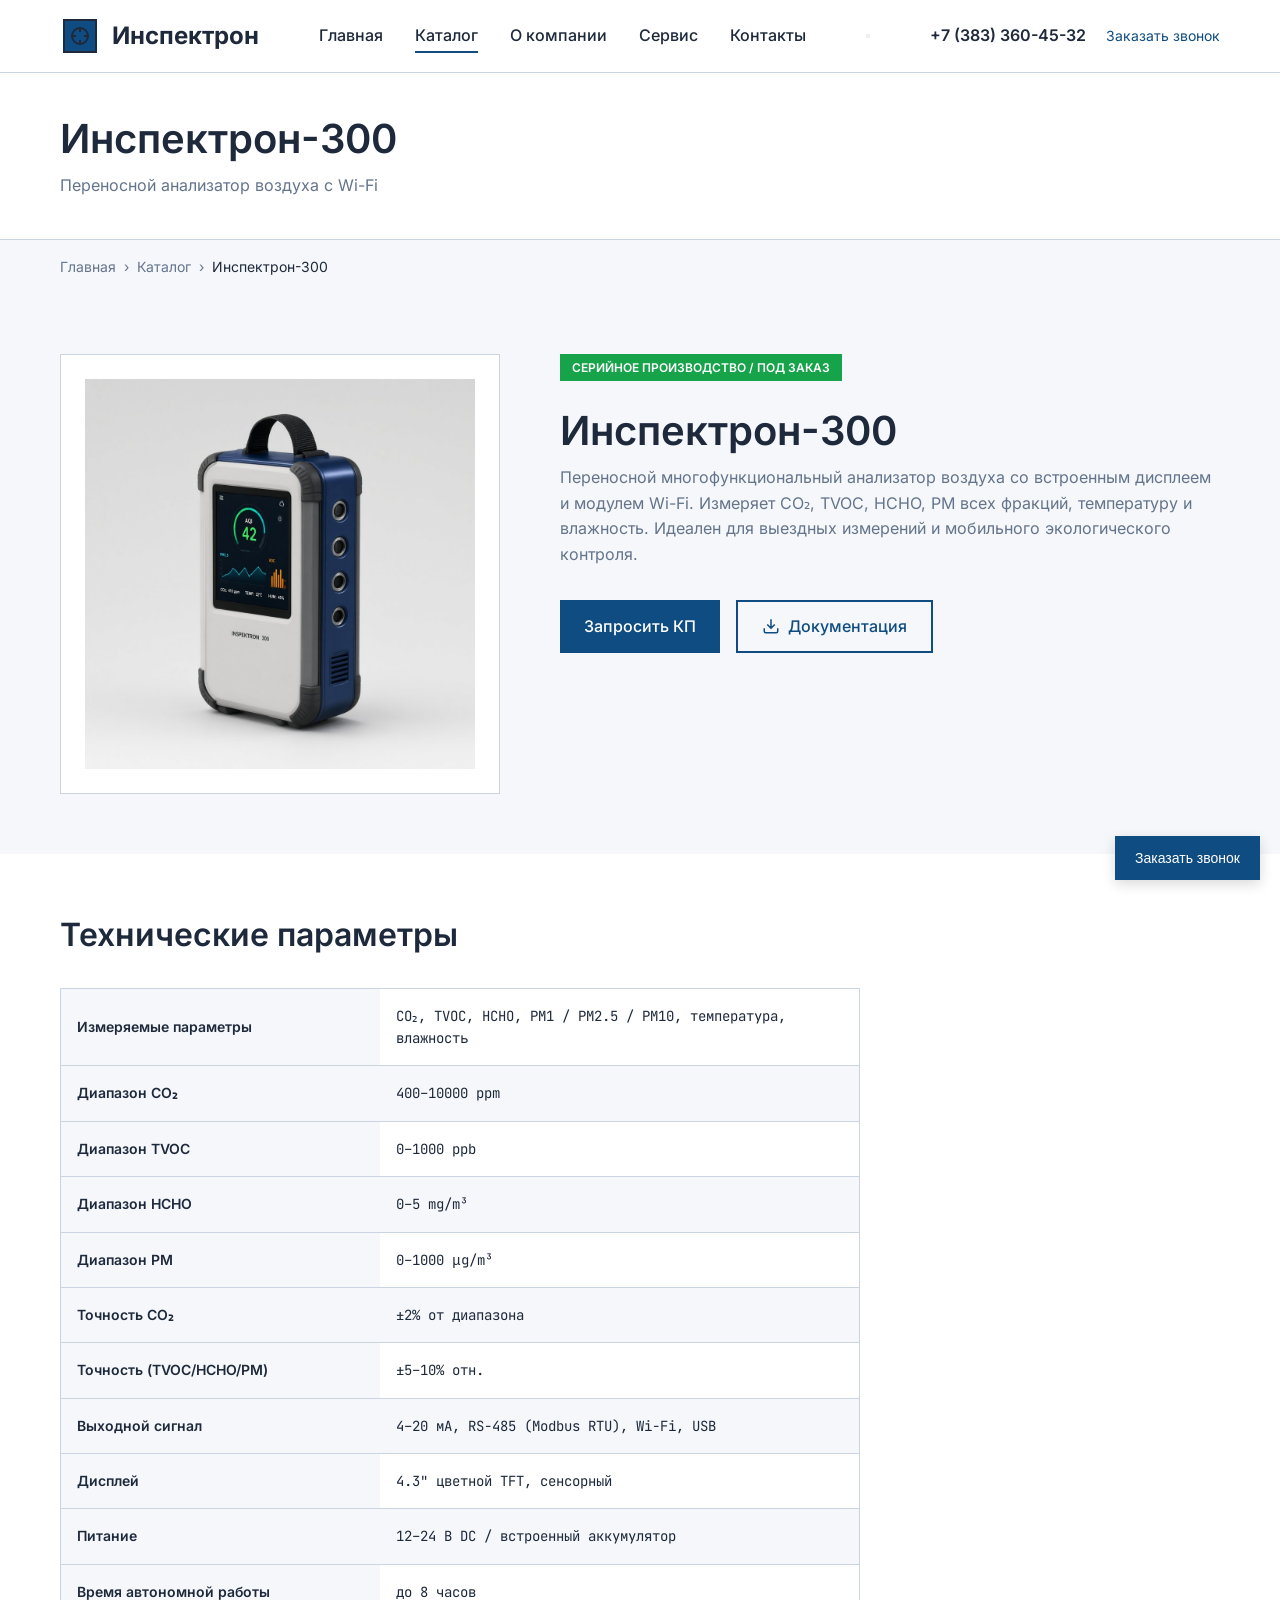
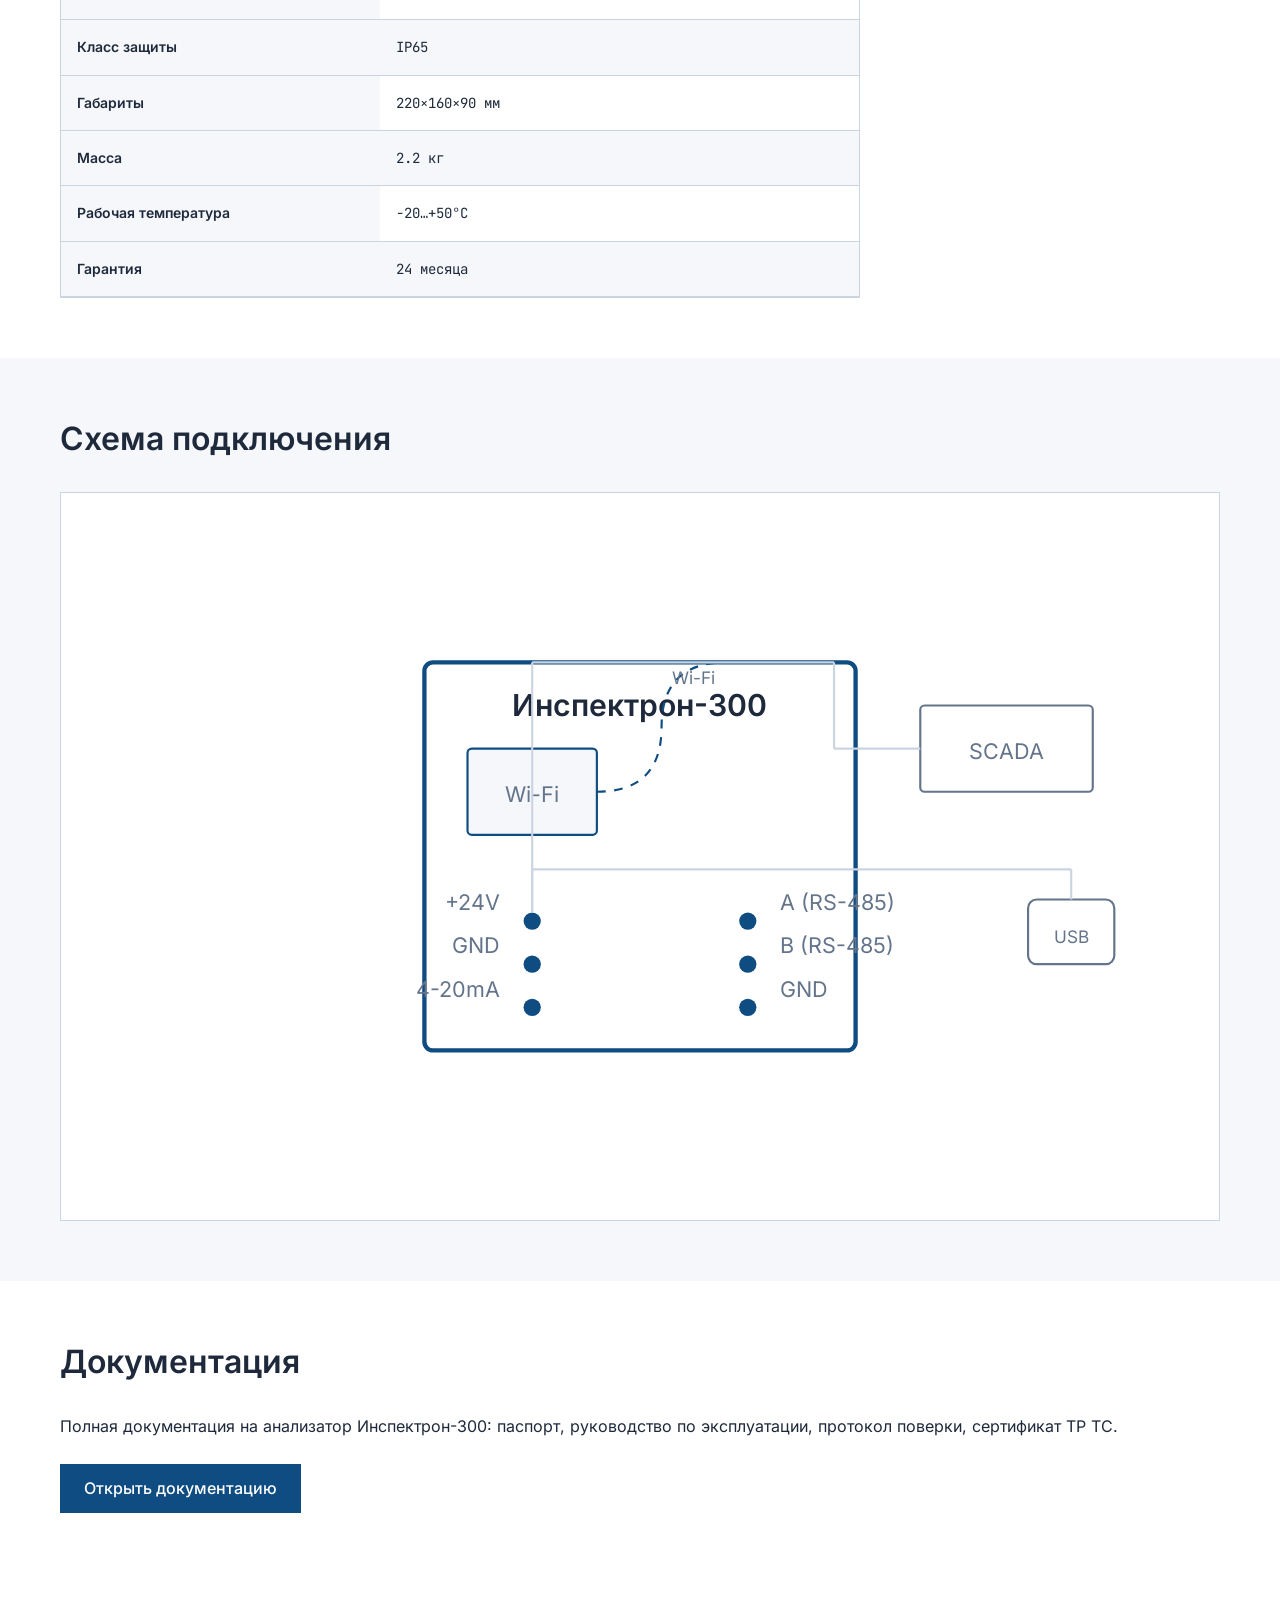
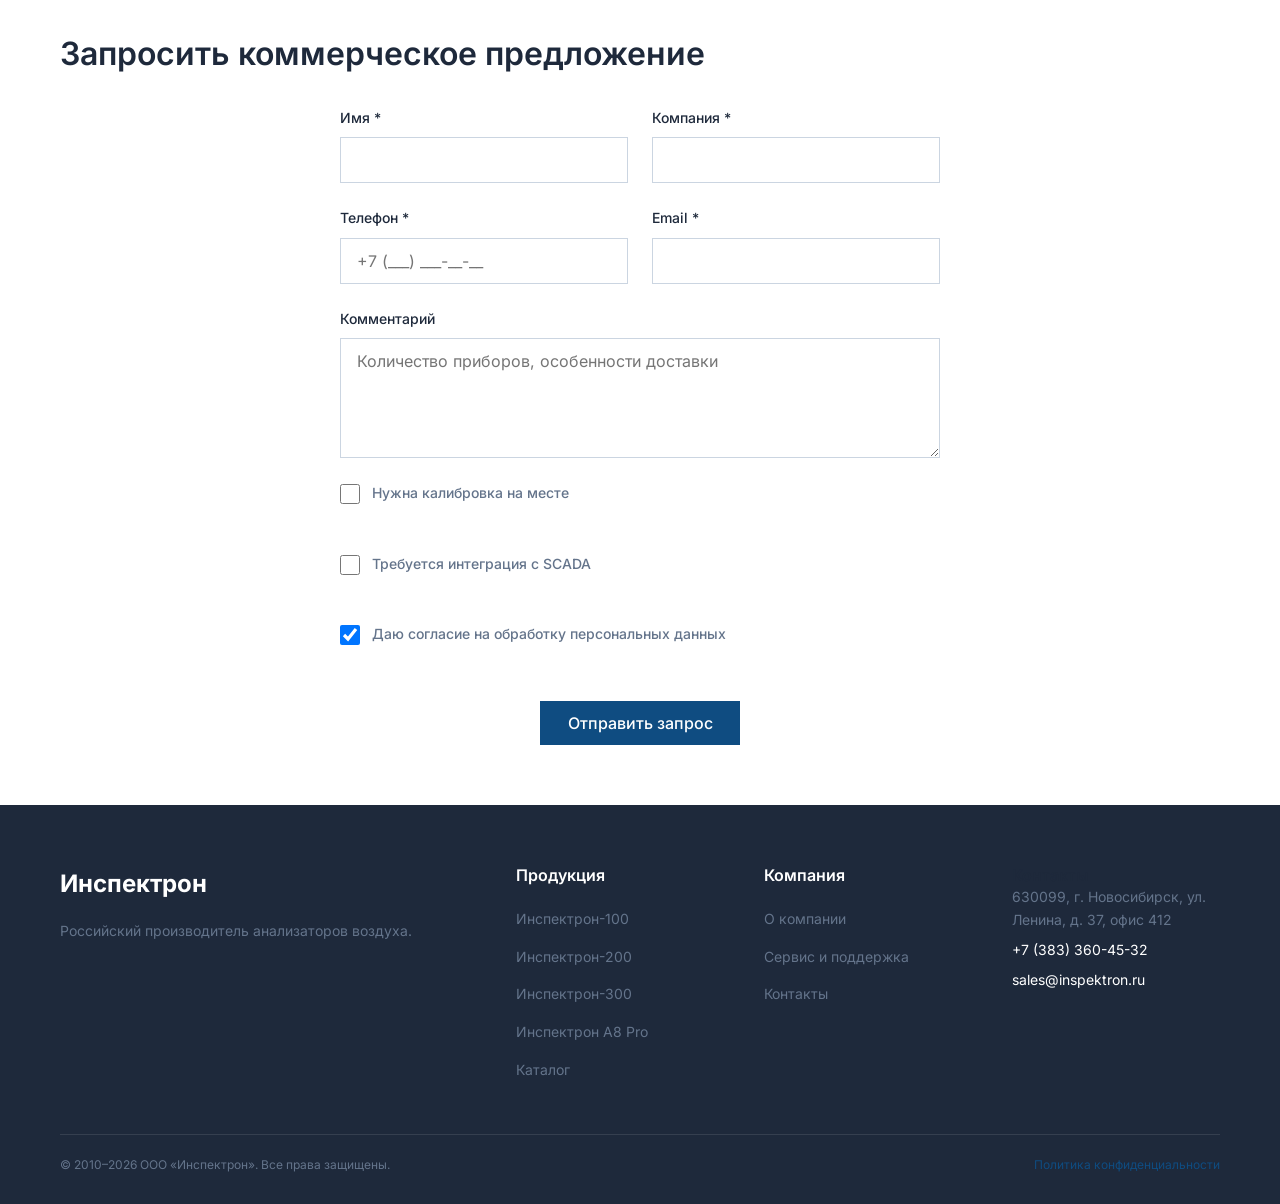
<file: det300.html>
<!DOCTYPE html>
<html lang="ru">
<head>
    <!-- Yandex.Metrika counter -->
    <script type="text/javascript">
        (function(m,e,t,r,i,k,a){
            m[i]=m[i]||function(){(m[i].a=m[i].a||[]).push(arguments)};
            m[i].l=1*new Date();
            for (var j = 0; j < document.scripts.length; j++) {if (document.scripts[j].src === r) { return; }}
            k=e.createElement(t),a=e.getElementsByTagName(t)[0],k.async=1,k.src=r,a.parentNode.insertBefore(k,a)
        })(window, document,'script','https://mc.yandex.ru/metrika/tag.js?id=108394825', 'ym');

        ym(108394825, 'init', {ssr:true, webvisor:true, clickmap:true, ecommerce:"dataLayer", referrer: document.referrer, url: location.href, accurateTrackBounce:true, trackLinks:true});
    </script>
    <noscript><div><img src="https://mc.yandex.ru/watch/108394825" style="position:absolute; left:-9999px;" alt="" /></div></noscript>
    <!-- /Yandex.Metrika counter -->
  <meta charset="UTF-8">
  <meta name="viewport" content="width=device-width, initial-scale=1.0">
  <title>Инспектрон-300 — переносной анализатор воздуха</title>
  <meta name="description" content="Переносной анализатор воздуха Инспектрон-300. Измерение CO₂, TVOC, HCHO, PM. Wi-Fi, Modbus. Для мобильного экологического контроля.">
  <meta property="og:title" content="Инспектрон-300 — переносной анализатор">
  <meta property="og:description" content="Переносной анализатор воздуха Инспектрон-300. Измерение CO2, TVOC, HCHO, PM, температура, влажность.">
  <meta property="og:type" content="product">
  <meta property="og:url" content="https://inspektron.ru/det300.html">
  <meta property="og:image" content="https://inspektron.ru/img/og-image.jpg">
  <meta property="og:site_name" content="Инспектрон">
  <meta property="product:price.amount" content="125000">
  <meta property="product:price.currency" content="RUB">
  <link rel="stylesheet" href="css/style.css">
  <link rel="stylesheet" href="css/popup.css">
  <link rel="icon" type="image/svg+xml" href="img/favicon.svg">
  <link rel="alternate icon" type="image/png" href="img/favicon.png">
  <link rel="canonical" href="https://inspektron.ru/det300.html">
  <link rel="stylesheet" href="css/fonts.css">
  <script type="application/ld+json">
{
  "@context": "https://schema.org",
  "@type": "Product",
  "name": "Инспектрон-300",
  "image": "https://inspektron.ru/img/det300.jpg",
  "description": "Анализатор качества воздуха Инспектрон-300 российского производства. Поверка включена в поставку, гарантия 24 месяца.",
  "brand": {"@type": "Brand", "name": "Инспектрон"},
  "manufacturer": {"@type": "Organization", "name": "ООО «Инспектрон»"},
  "offers": {
    "@type": "Offer",
    "url": "https://inspektron.ru/det300.html",
    "priceCurrency": "RUB",
    "price": "125000",
    "availability": "https://schema.org/InStock",
    "seller": {"@type": "Organization", "name": "ООО «Инспектрон»"}
  }
}
  </script>
</head>
<body>
  <header class="header">
    <div class="container">
      <div class="header__inner">
        <a href="index.html" class="logo">
          <svg viewBox="0 0 40 40" fill="none" xmlns="http://www.w3.org/2000/svg">
            <rect x="4" y="4" width="32" height="32" stroke="currentColor" stroke-width="2"/>
            <circle cx="20" cy="20" r="8" stroke="currentColor" stroke-width="2"/>
            <path d="M20 12V16M20 24V28M12 20H16M24 20H28" stroke="currentColor" stroke-width="2"/>
          </svg>
          Инспектрон
        </a>
        <nav class="nav" id="nav">
          <a href="index.html">Главная</a>
          <a href="catalog.html" class="active">Каталог</a>
          <a href="about.html">О компании</a>
          <a href="service.html">Сервис</a>
          <a href="contacts.html">Контакты</a>
        </nav>
        <button class="nav-toggle" id="navToggle" aria-label="Меню">
          <span></span>
          <span></span>
          <span></span>
        </button>
        <div class="header__contacts">
          <a href="tel:+73833604532" class="header__phone">+7 (383) 360-45-32</a>
          <a href="contacts.html" class="header__callback">Заказать звонок</a>
        </div>
      </div>
    </div>
  </header>

  <main>
    <section class="page-header">
      <div class="container">
        <h1>Инспектрон-300</h1>
        <p>Переносной анализатор воздуха с Wi-Fi</p>
      </div>
    </section>

    <section class="breadcrumbs">
      <div class="container">
        <ol class="breadcrumbs__list">
          <li><a href="index.html">Главная</a></li>
          <li><a href="catalog.html">Каталог</a></li>
          <li><span>Инспектрон-300</span></li>
        </ol>
      </div>
    </section>

    <section class="product-hero">
      <div class="container">
        <div class="product-hero__inner">
          <div class="product-hero__image">
            <img src="img/det300.jpg" width="1000" height="1000" alt="Переносной анализатор воздуха Инспектрон-300" loading="eager">
          </div>
          <div class="product-hero__info">
            <span class="product-hero__status">Серийное производство / Под заказ</span>
            <h2 class="product-hero__title">Инспектрон-300</h2>
            <p class="product-hero__desc">Переносной многофункциональный анализатор воздуха со встроенным дисплеем и модулем Wi-Fi. Измеряет CO₂, TVOC, HCHO, PM всех фракций, температуру и влажность. Идеален для выездных измерений и мобильного экологического контроля.</p>
            <div class="hero__buttons">
              <a href="#order-form" class="btn btn-primary">Запросить КП</a>
              <a href="docs/catalog.html" class="btn btn-secondary btn-download">
                <svg viewBox="0 0 24 24" fill="none" stroke="currentColor" stroke-width="2">
                  <path d="M21 15v4a2 2 0 01-2 2H5a2 2 0 01-2-2v-4M7 10l5 5 5-5M12 15V3"/>
                </svg>
                Документация
              </a>
            </div>
          </div>
        </div>
      </div>
    </section>

    <section class="product-params">
      <div class="container">
        <h2>Технические параметры</h2>
        <div class="params-table table-wrapper">
          <table class="table">
            <tbody>
              <tr>
                <th>Измеряемые параметры</th>
                <td colspan="3">CO₂, TVOC, HCHO, PM1 / PM2.5 / PM10, температура, влажность</td>
              </tr>
              <tr>
                <th>Диапазон CO₂</th>
                <td colspan="3">400–10000 ppm</td>
              </tr>
              <tr>
                <th>Диапазон TVOC</th>
                <td colspan="3">0–1000 ppb</td>
              </tr>
              <tr>
                <th>Диапазон HCHO</th>
                <td colspan="3">0–5 mg/m³</td>
              </tr>
              <tr>
                <th>Диапазон PM</th>
                <td colspan="3">0–1000 μg/m³</td>
              </tr>
              <tr>
                <th>Точность CO₂</th>
                <td colspan="3">±2% от диапазона</td>
              </tr>
              <tr>
                <th>Точность (TVOC/HCHO/PM)</th>
                <td colspan="3">±5–10% отн.</td>
              </tr>
              <tr>
                <th>Выходной сигнал</th>
                <td colspan="3">4–20 мА, RS-485 (Modbus RTU), Wi-Fi, USB</td>
              </tr>
              <tr>
                <th>Дисплей</th>
                <td colspan="3">4.3" цветной TFT, сенсорный</td>
              </tr>
              <tr>
                <th>Питание</th>
                <td colspan="3">12–24 В DC / встроенный аккумулятор</td>
              </tr>
              <tr>
                <th>Время автономной работы</th>
                <td colspan="3">до 8 часов</td>
              </tr>
              <tr>
                <th>Класс защиты</th>
                <td colspan="3">IP65</td>
              </tr>
              <tr>
                <th>Габариты</th>
                <td colspan="3">220×160×90 мм</td>
              </tr>
              <tr>
                <th>Масса</th>
                <td colspan="3">2.2 кг</td>
              </tr>
              <tr>
                <th>Рабочая температура</th>
                <td colspan="3">−20…+50°C</td>
              </tr>
              <tr>
                <th>Гарантия</th>
                <td colspan="3">24 месяца</td>
              </tr>
            </tbody>
          </table>
        </div>
      </div>
    </section>

    <section class="connection-scheme">
      <div class="container">
        <h2>Схема подключения</h2>
        <div class="scheme-container">
          <svg viewBox="0 0 500 300" fill="none" xmlns="http://www.w3.org/2000/svg">
            <rect x="150" y="60" width="200" height="180" rx="4" stroke="#0F4C81" stroke-width="2" fill="white"/>
            <text x="250" y="85" text-anchor="middle" font-size="14" font-weight="600" fill="#1E293B">Инспектрон-300</text>
            <rect x="170" y="100" width="60" height="40" rx="2" stroke="#0F4C81" stroke-width="1" fill="#F5F7FA"/>
            <text x="200" y="125" text-anchor="middle" font-size="10" fill="#64748B">Wi-Fi</text>
            <circle cx="200" cy="180" r="4" fill="#0F4C81"/>
            <text x="185" y="175" text-anchor="end" font-size="10" fill="#64748B">+24V</text>
            <circle cx="200" cy="200" r="4" fill="#0F4C81"/>
            <text x="185" y="195" text-anchor="end" font-size="10" fill="#64748B">GND</text>
            <circle cx="200" cy="220" r="4" fill="#0F4C81"/>
            <text x="185" y="215" text-anchor="end" font-size="10" fill="#64748B">4-20mA</text>
            <circle cx="300" cy="180" r="4" fill="#0F4C81"/>
            <text x="315" y="175" text-anchor="start" font-size="10" fill="#64748B">A (RS-485)</text>
            <circle cx="300" cy="200" r="4" fill="#0F4C81"/>
            <text x="315" y="195" text-anchor="start" font-size="10" fill="#64748B">B (RS-485)</text>
            <circle cx="300" cy="220" r="4" fill="#0F4C81"/>
            <text x="315" y="215" text-anchor="start" font-size="10" fill="#64748B">GND</text>
            <path d="M230 120 Q260 120 260 90 Q260 60 290 60" stroke="#0F4C81" stroke-width="1" stroke-dasharray="4" fill="none"/>
            <text x="275" y="70" text-anchor="middle" font-size="8" fill="#64748B">Wi-Fi</text>
            <rect x="380" y="80" width="80" height="40" rx="2" stroke="#64748B" stroke-width="1" fill="white"/>
            <text x="420" y="105" text-anchor="middle" font-size="10" fill="#64748B">SCADA</text>
            <line x1="380" y1="100" x2="340" y2="100" stroke="#CBD5E1" stroke-width="1"/>
            <line x1="340" y1="100" x2="340" y2="60" stroke="#CBD5E1" stroke-width="1"/>
            <line x1="340" y1="60" x2="200" y2="60" stroke="#CBD5E1" stroke-width="1"/>
            <line x1="200" y1="60" x2="200" y2="176" stroke="#CBD5E1" stroke-width="1"/>
            <rect x="430" y="170" width="40" height="30" rx="4" stroke="#64748B" stroke-width="1" fill="white"/>
            <text x="450" y="190" text-anchor="middle" font-size="8" fill="#64748B">USB</text>
            <line x1="450" y1="170" x2="450" y2="156" stroke="#CBD5E1" stroke-width="1"/>
            <line x1="450" y1="156" x2="200" y2="156" stroke="#CBD5E1" stroke-width="1"/>
            <line x1="200" y1="156" x2="200" y2="176" stroke="#CBD5E1" stroke-width="1"/>
          </svg>
        </div>
      </div>
    </section>

    <section class="documentation">
      <div class="container">
        <h2>Документация</h2>
        <p style="margin-bottom: 24px;">Полная документация на анализатор Инспектрон-300: паспорт, руководство по эксплуатации, протокол поверки, сертификат ТР ТС.</p>
        <a href="docs/catalog.html" class="btn btn-primary">Открыть документацию</a>
      </div>
    </section>

    <section class="order-block" id="order-form">
      <div class="container">
        <h2>Запросить коммерческое предложение</h2>
        <form class="order-form" action="thank-you.html" method="POST">
          <div class="form-grid">
            <div class="form-group">
              <label for="name">Имя *</label>
              <input type="text" id="name" name="name" required>
            </div>
            <div class="form-group">
              <label for="company">Компания *</label>
              <input type="text" id="company" name="company" required>
            </div>
            <div class="form-group">
              <label for="phone">Телефон *</label>
              <input type="tel" id="phone" name="phone" required>
            </div>
            <div class="form-group">
              <label for="email">Email *</label>
              <input type="email" id="email" name="email" required>
            </div>
            <div class="form-group full-width">
              <label for="comment">Комментарий</label>
              <textarea id="comment" name="comment" placeholder="Количество приборов, особенности доставки"></textarea>
            </div>
            <div class="form-group full-width">
              <div class="form-checkbox">
                <input type="checkbox" id="calibration" name="calibration">
                <label for="calibration">Нужна калибровка на месте</label>
              </div>
            </div>
            <div class="form-group full-width">
              <div class="form-checkbox">
                <input type="checkbox" id="scada" name="scada">
                <label for="scada">Требуется интеграция с SCADA</label>
              </div>
            </div>
            <div class="form-group full-width">
              <div class="form-checkbox">
                <input type="checkbox" id="consent" name="consent" required checked>
                <label for="consent">Даю согласие на обработку персональных данных</label>
              </div>
            </div>
          </div>
          <div class="form-submit">
            <button type="submit" class="btn btn-primary">Отправить запрос</button>
          </div>
        </form>
      </div>
    </section>
  </main>

  <footer class="footer">
    <div class="container">
      <div class="footer__inner">
        <div class="footer__about">
          <a href="index.html" class="logo">Инспектрон</a>
          <p>Российский производитель анализаторов воздуха.</p>
        </div>
        <nav class="footer__nav">
          <h4>Продукция</h4>
          <ul>
            <li><a href="det100.html">Инспектрон-100</a></li>
            <li><a href="det200.html">Инспектрон-200</a></li>
            <li><a href="det300.html">Инспектрон-300</a></li>
            <li><a href="a8-pro.html">Инспектрон A8 Pro</a></li>
            <li><a href="catalog.html">Каталог</a></li>
          </ul>
        </nav>
        <nav class="footer__nav">
          <h4>Компания</h4>
          <ul>
            <li><a href="about.html">О компании</a></li>
            <li><a href="service.html">Сервис и поддержка</a></li>
            <li><a href="contacts.html">Контакты</a></li>
          </ul>
        </nav>
        <div class="footer__contacts">
          <h4>Контакты</h4>
          <p>630099, г. Новосибирск, ул. Ленина, д. 37, офис 412</p>
          <p><a href="tel:+73833604532">+7 (383) 360-45-32</a></p>
          <p><a href="mailto:sales@inspektron.ru">sales@inspektron.ru</a></p>
        </div>
      </div>
      <div class="footer__bottom">
        <p>© 2010–2026 ООО «Инспектрон». Все права защищены.</p>
        <p><a href="privacy.html">Политика конфиденциальности</a></p>
      </div>
    </div>
  </footer>

  <script src="js/script.js"></script>
<!-- Popup Form -->
<div class="popup-overlay" id="popupForm">
  <div class="popup-form">
    <button class="popup-form__close" onclick="closePopup()">&times;</button>
    <h3>Обратный звонок</h3>
    <p>Оставьте номер телефона, и мы перезвоним вам в течение 15 минут</p>
    <form action="https://formspree.io/f/movgnzzk" method="POST">
          <input type="hidden" name="_subject" value="Заявка с сайта inspektron.ru (det300.html)">
                    <input type="hidden" name="_next" value="https://inspektron.ru/thank-you.html">
                    <input type="text" name="_gotcha" class="hp-field" tabindex="-1" autocomplete="off">
      <div class="form-group">
        <label for="popup-name">Имя *</label>
        <input type="text" id="popup-name" name="name" required>
      </div>
      <div class="form-group">
        <label for="popup-phone">Телефон *</label>
        <input type="tel" id="popup-phone" name="phone" required>
      </div>
      <div class="form-group">
        <label for="popup-question">Ваш вопрос</label>
        <textarea id="popup-question" name="question" rows="3"></textarea>
      </div>
      <div class="form-checkbox">
        <input type="checkbox" id="popup-consent" name="consent" required checked>
        <label for="popup-consent">Даю согласие на обработку персональных данных</label>
      </div>
      <button type="submit" class="btn btn-primary" style="width: 100%; margin-top: 16px;">Отправить</button>
    </form>
  </div>
</div>

<button class="popup-trigger" onclick="openPopup()">Заказать звонок</button>

</body>
</html>
</file>
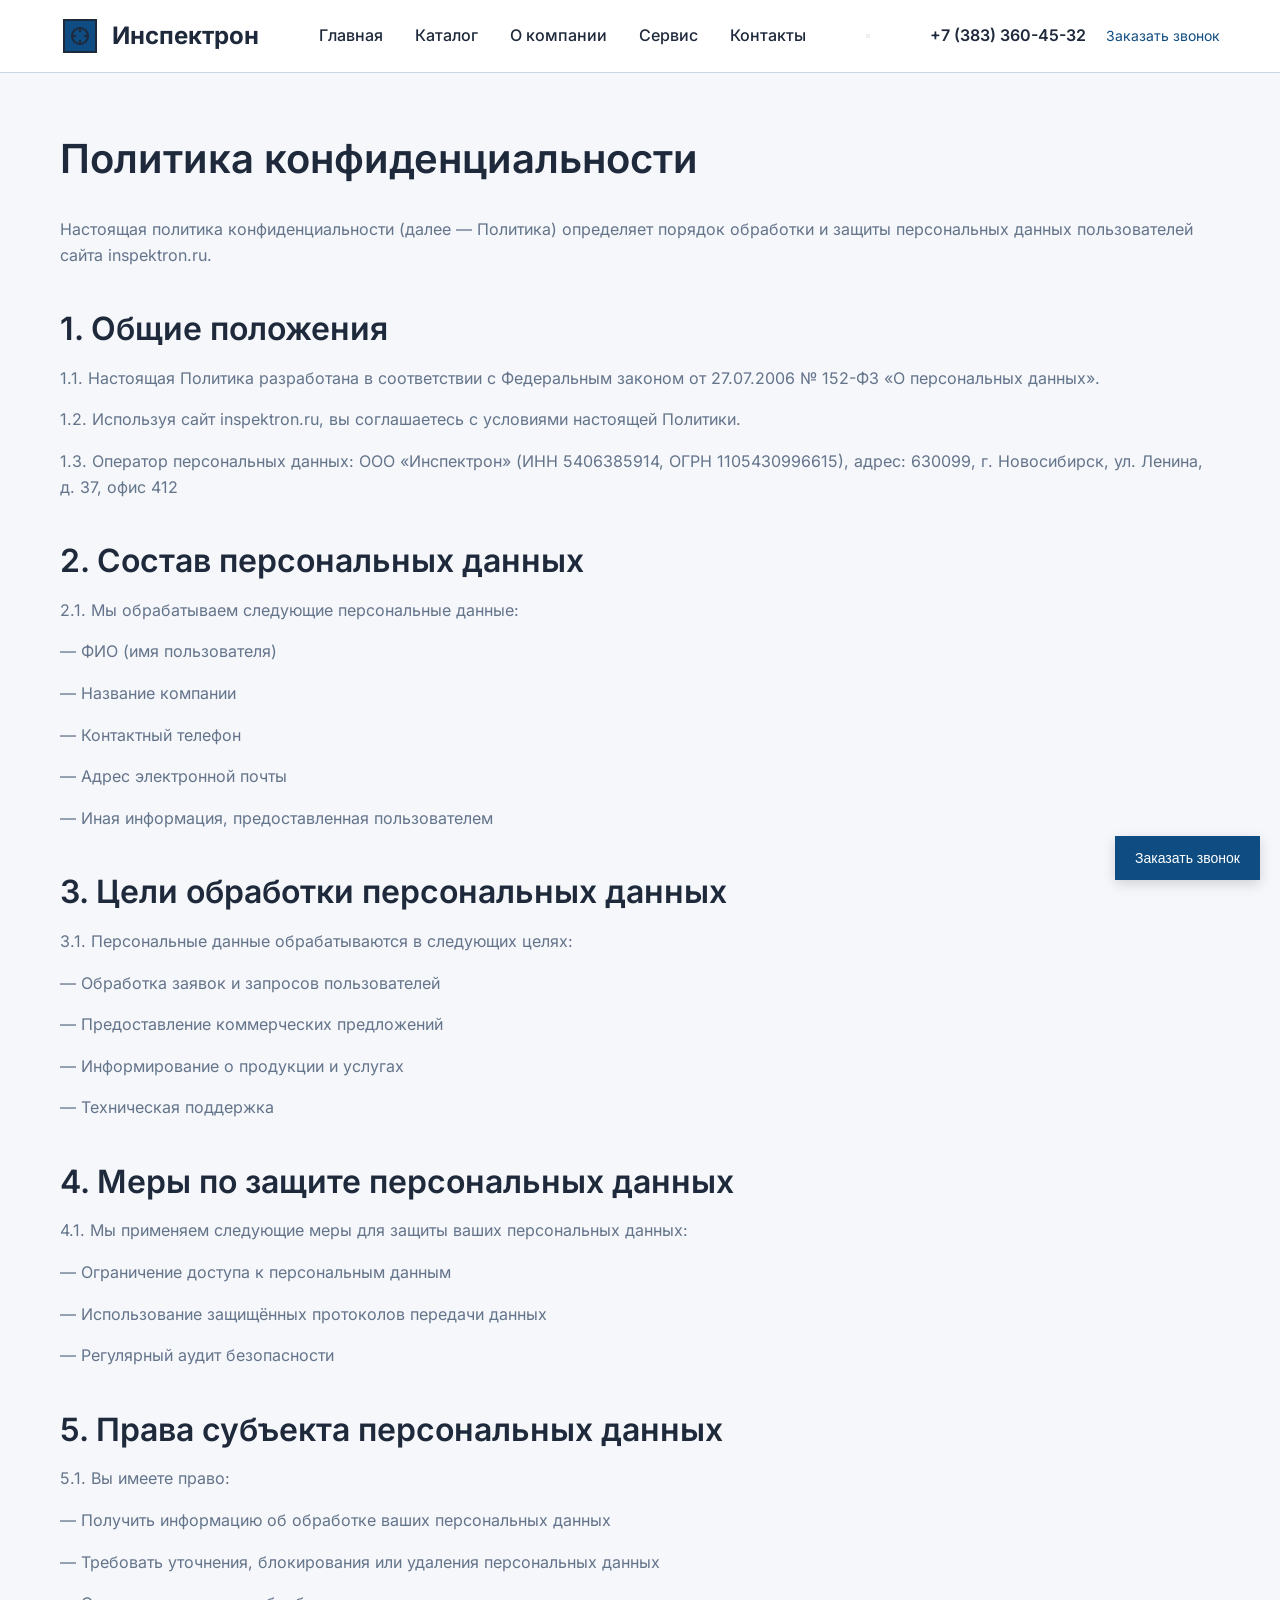
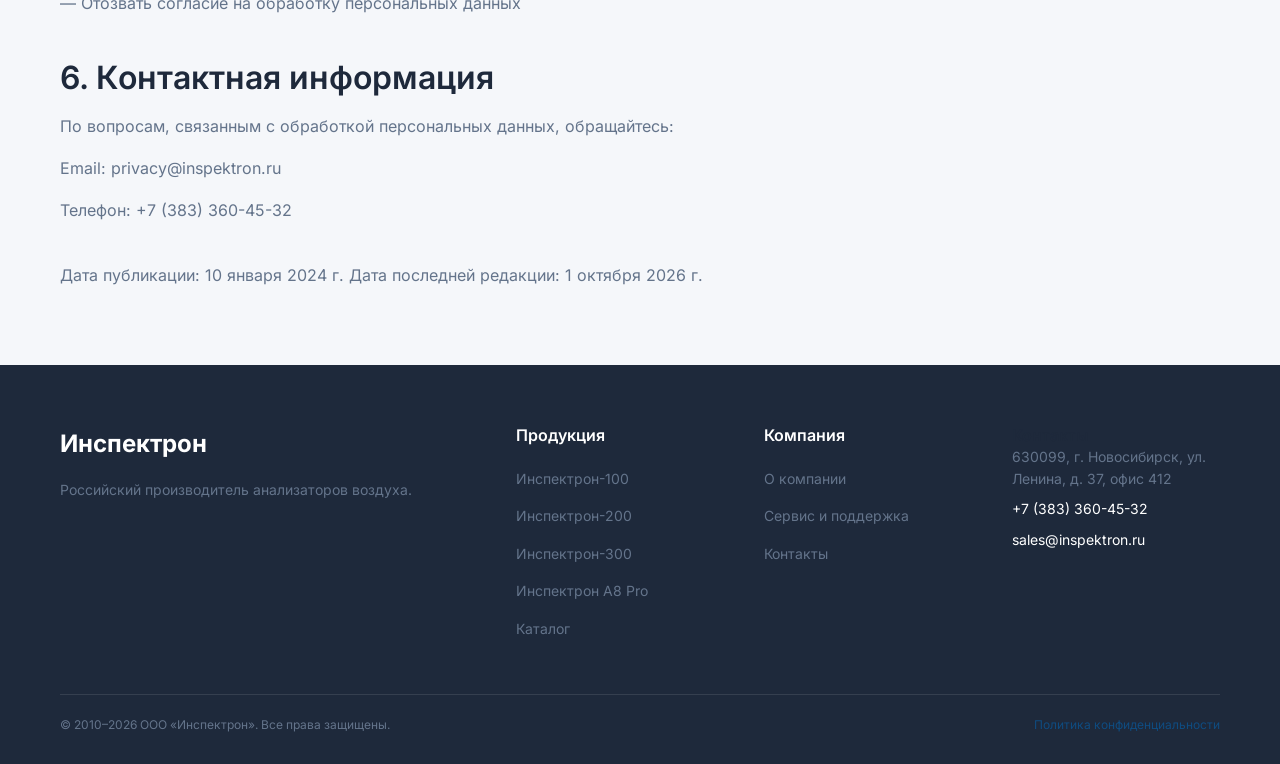
<file: privacy.html>
<!DOCTYPE html>
<html lang="ru">
<head>
    <!-- Yandex.Metrika counter -->
    <script type="text/javascript">
        (function(m,e,t,r,i,k,a){
            m[i]=m[i]||function(){(m[i].a=m[i].a||[]).push(arguments)};
            m[i].l=1*new Date();
            for (var j = 0; j < document.scripts.length; j++) {if (document.scripts[j].src === r) { return; }}
            k=e.createElement(t),a=e.getElementsByTagName(t)[0],k.async=1,k.src=r,a.parentNode.insertBefore(k,a)
        })(window, document,'script','https://mc.yandex.ru/metrika/tag.js?id=108394825', 'ym');

        ym(108394825, 'init', {ssr:true, webvisor:true, clickmap:true, ecommerce:"dataLayer", referrer: document.referrer, url: location.href, accurateTrackBounce:true, trackLinks:true});
    </script>
    <noscript><div><img src="https://mc.yandex.ru/watch/108394825" style="position:absolute; left:-9999px;" alt="" /></div></noscript>
    <!-- /Yandex.Metrika counter -->
  <meta charset="UTF-8">
  <meta name="viewport" content="width=device-width, initial-scale=1.0">
  <title>Политика конфиденциальности — Инспектрон</title>
  <meta name="description" content="Политика конфиденциальности компании Инспектрон. Обработка персональных данных.">
  <meta property="og:title" content="Политика конфиденциальности — Инспектрон">
  <meta property="og:description" content="Политика конфиденциальности компании Инспектрон.">
  <meta property="og:type" content="website">
  <meta property="og:url" content="https://inspektron.ru/privacy.html">
  <meta property="og:image" content="https://inspektron.ru/img/og-image.jpg">
  <meta property="og:site_name" content="Инспектрон">
  <link rel="stylesheet" href="css/style.css">
  <link rel="stylesheet" href="css/popup.css">
  <link rel="icon" type="image/svg+xml" href="img/favicon.svg">
  <link rel="alternate icon" type="image/png" href="img/favicon.png">
  <link rel="canonical" href="https://inspektron.ru/privacy.html">
  <link rel="stylesheet" href="css/fonts.css">
</head>
<body>
  <header class="header">
    <div class="container">
      <div class="header__inner">
        <a href="index.html" class="logo">
          <svg viewBox="0 0 40 40" fill="none" xmlns="http://www.w3.org/2000/svg">
            <rect x="4" y="4" width="32" height="32" stroke="currentColor" stroke-width="2"/>
            <circle cx="20" cy="20" r="8" stroke="currentColor" stroke-width="2"/>
            <path d="M20 12V16M20 24V28M12 20H16M24 20H28" stroke="currentColor" stroke-width="2"/>
          </svg>
          Инспектрон
        </a>
        <nav class="nav" id="nav">
          <a href="index.html">Главная</a>
          <a href="catalog.html">Каталог</a>
          <a href="about.html">О компании</a>
          <a href="service.html">Сервис</a>
          <a href="contacts.html">Контакты</a>
        </nav>
        <button class="nav-toggle" id="navToggle" aria-label="Меню">
          <span></span>
          <span></span>
          <span></span>
        </button>
        <div class="header__contacts">
          <a href="tel:+73833604532" class="header__phone">+7 (383) 360-45-32</a>
          <a href="contacts.html" class="header__callback">Заказать звонок</a>
        </div>
      </div>
    </div>
  </header>

  <main>
    <section class="privacy">
      <div class="container">
        <h1>Политика конфиденциальности</h1>
        <p>Настоящая политика конфиденциальности (далее — Политика) определяет порядок обработки и защиты персональных данных пользователей сайта inspektron.ru.</p>

        <h2>1. Общие положения</h2>
        <p>1.1. Настоящая Политика разработана в соответствии с Федеральным законом от 27.07.2006 № 152-ФЗ «О персональных данных».</p>
        <p>1.2. Используя сайт inspektron.ru, вы соглашаетесь с условиями настоящей Политики.</p>
        <p>1.3. Оператор персональных данных: ООО «Инспектрон» (ИНН 5406385914, ОГРН 1105430996615), адрес: 630099, г. Новосибирск, ул. Ленина, д. 37, офис 412</p>

        <h2>2. Состав персональных данных</h2>
        <p>2.1. Мы обрабатываем следующие персональные данные:</p>
        <p>— ФИО (имя пользователя)</p>
        <p>— Название компании</p>
        <p>— Контактный телефон</p>
        <p>— Адрес электронной почты</p>
        <p>— Иная информация, предоставленная пользователем</p>

        <h2>3. Цели обработки персональных данных</h2>
        <p>3.1. Персональные данные обрабатываются в следующих целях:</p>
        <p>— Обработка заявок и запросов пользователей</p>
        <p>— Предоставление коммерческих предложений</p>
        <p>— Информирование о продукции и услугах</p>
        <p>— Техническая поддержка</p>

        <h2>4. Меры по защите персональных данных</h2>
        <p>4.1. Мы применяем следующие меры для защиты ваших персональных данных:</p>
        <p>— Ограничение доступа к персональным данным</p>
        <p>— Использование защищённых протоколов передачи данных</p>
        <p>— Регулярный аудит безопасности</p>

        <h2>5. Права субъекта персональных данных</h2>
        <p>5.1. Вы имеете право:</p>
        <p>— Получить информацию об обработке ваших персональных данных</p>
        <p>— Требовать уточнения, блокирования или удаления персональных данных</p>
        <p>— Отозвать согласие на обработку персональных данных</p>

        <h2>6. Контактная информация</h2>
        <p>По вопросам, связанным с обработкой персональных данных, обращайтесь:</p>
        <p>Email: privacy@inspektron.ru</p>
        <p>Телефон: +7 (383) 360-45-32</p>

        <p style="margin-top: 40px; color: var(--text-secondary);">Дата публикации: 10 января 2024 г. Дата последней редакции: 1 октября 2026 г.</p>
      </div>
    </section>
  </main>

  <footer class="footer">
    <div class="container">
      <div class="footer__inner">
        <div class="footer__about">
          <a href="index.html" class="logo">Инспектрон</a>
          <p>Российский производитель анализаторов воздуха.</p>
        </div>
        <nav class="footer__nav">
          <h4>Продукция</h4>
          <ul>
            <li><a href="det100.html">Инспектрон-100</a></li>
            <li><a href="det200.html">Инспектрон-200</a></li>
            <li><a href="det300.html">Инспектрон-300</a></li>
            <li><a href="a8-pro.html">Инспектрон A8 Pro</a></li>
            <li><a href="catalog.html">Каталог</a></li>
          </ul>
        </nav>
        <nav class="footer__nav">
          <h4>Компания</h4>
          <ul>
            <li><a href="about.html">О компании</a></li>
            <li><a href="service.html">Сервис и поддержка</a></li>
            <li><a href="contacts.html">Контакты</a></li>
          </ul>
        </nav>
        <div class="footer__contacts">
          <h4>Контакты</h4>
          <p>630099, г. Новосибирск, ул. Ленина, д. 37, офис 412</p>
          <p><a href="tel:+73833604532">+7 (383) 360-45-32</a></p>
          <p><a href="mailto:sales@inspektron.ru">sales@inspektron.ru</a></p>
        </div>
      </div>
      <div class="footer__bottom">
        <p>© 2010–2026 ООО «Инспектрон». Все права защищены.</p>
        <p><a href="privacy.html">Политика конфиденциальности</a></p>
      </div>
    </div>
  </footer>

  <script src="js/script.js"></script>
<!-- Popup Form -->
<div class="popup-overlay" id="popupForm">
  <div class="popup-form">
    <button class="popup-form__close" onclick="closePopup()">&times;</button>
    <h3>Обратный звонок</h3>
    <p>Оставьте номер телефона, и мы перезвоним вам в течение 15 минут</p>
    <form action="https://formspree.io/f/movgnzzk" method="POST">
          <input type="hidden" name="_subject" value="Заявка с сайта inspektron.ru (privacy.html)">
                    <input type="hidden" name="_next" value="https://inspektron.ru/thank-you.html">
                    <input type="text" name="_gotcha" class="hp-field" tabindex="-1" autocomplete="off">
      <div class="form-group">
        <label for="popup-name">Имя *</label>
        <input type="text" id="popup-name" name="name" required>
      </div>
      <div class="form-group">
        <label for="popup-phone">Телефон *</label>
        <input type="tel" id="popup-phone" name="phone" required>
      </div>
      <div class="form-group">
        <label for="popup-question">Ваш вопрос</label>
        <textarea id="popup-question" name="question" rows="3"></textarea>
      </div>
      <div class="form-checkbox">
        <input type="checkbox" id="popup-consent" name="consent" required checked>
        <label for="popup-consent">Даю согласие на обработку персональных данных</label>
      </div>
      <button type="submit" class="btn btn-primary" style="width: 100%; margin-top: 16px;">Отправить</button>
    </form>
  </div>
</div>

<button class="popup-trigger" onclick="openPopup()">Заказать звонок</button>

</body>
</html>
</file>
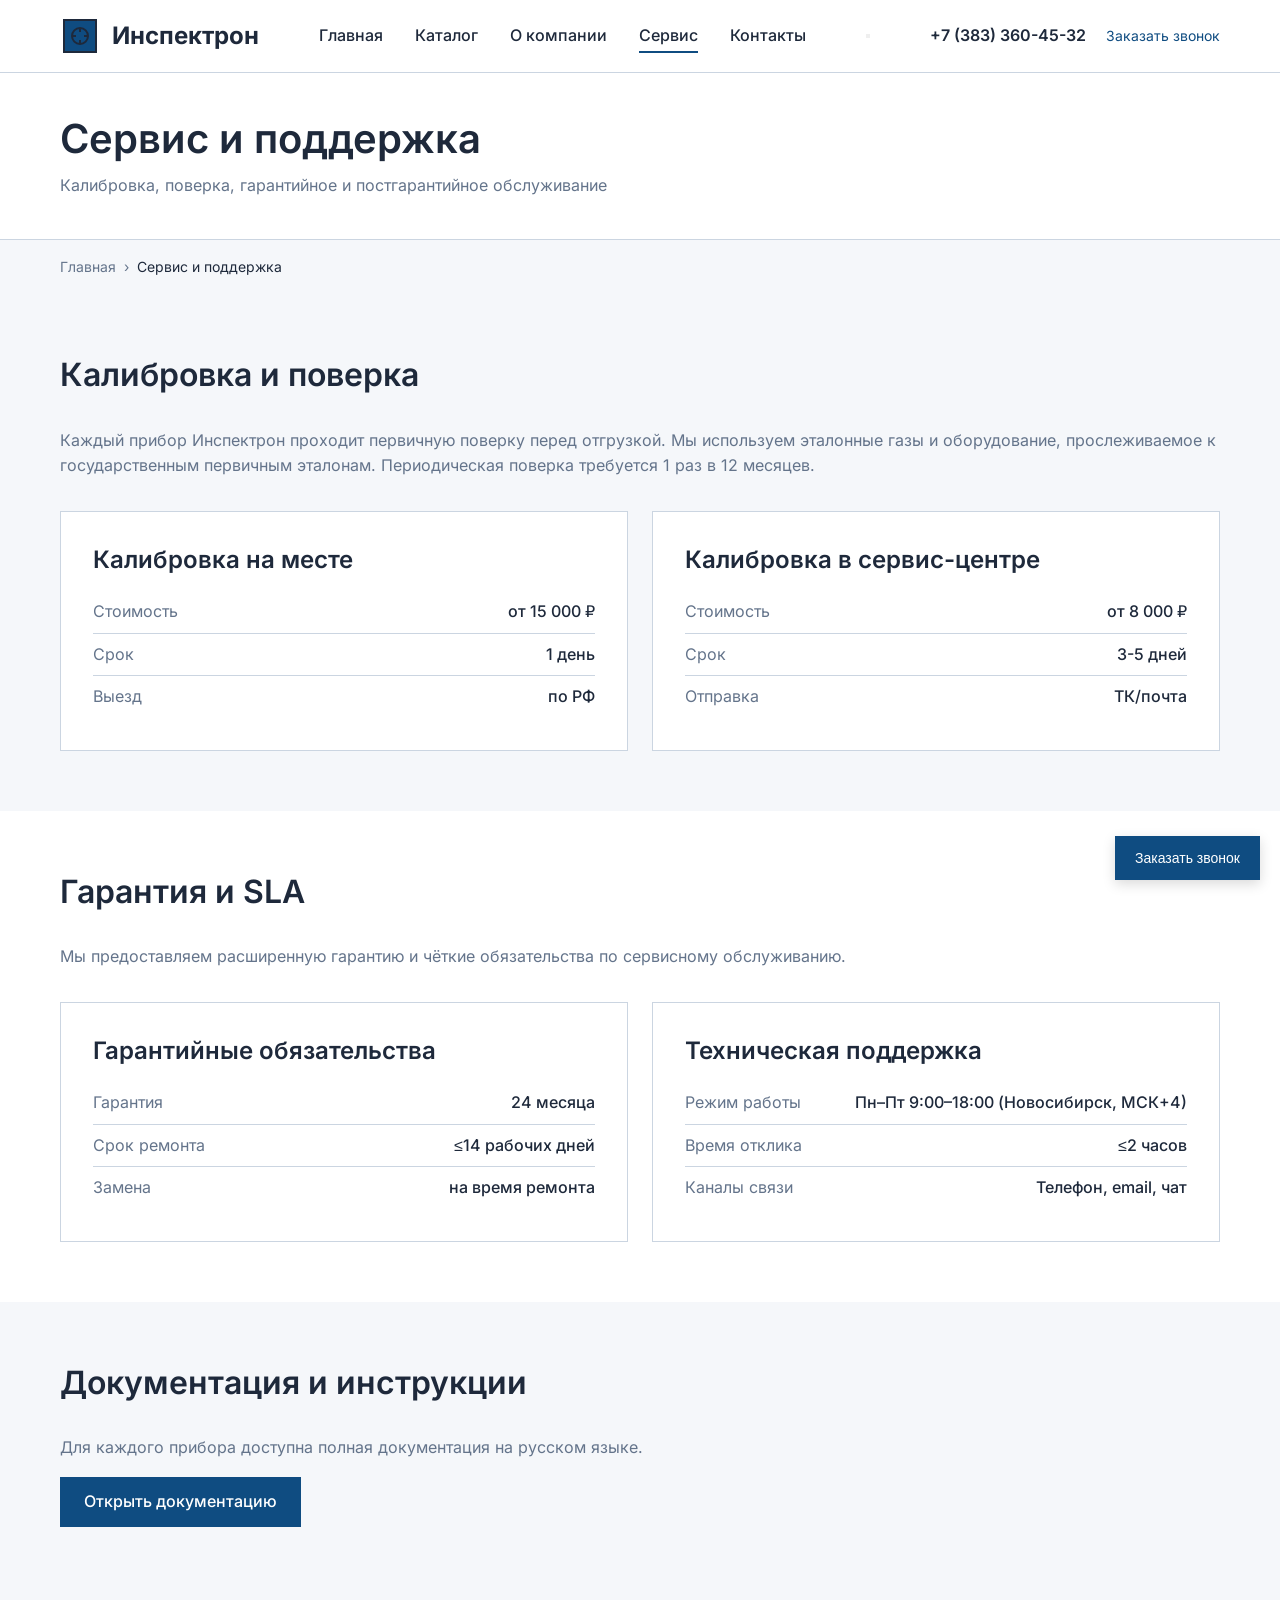
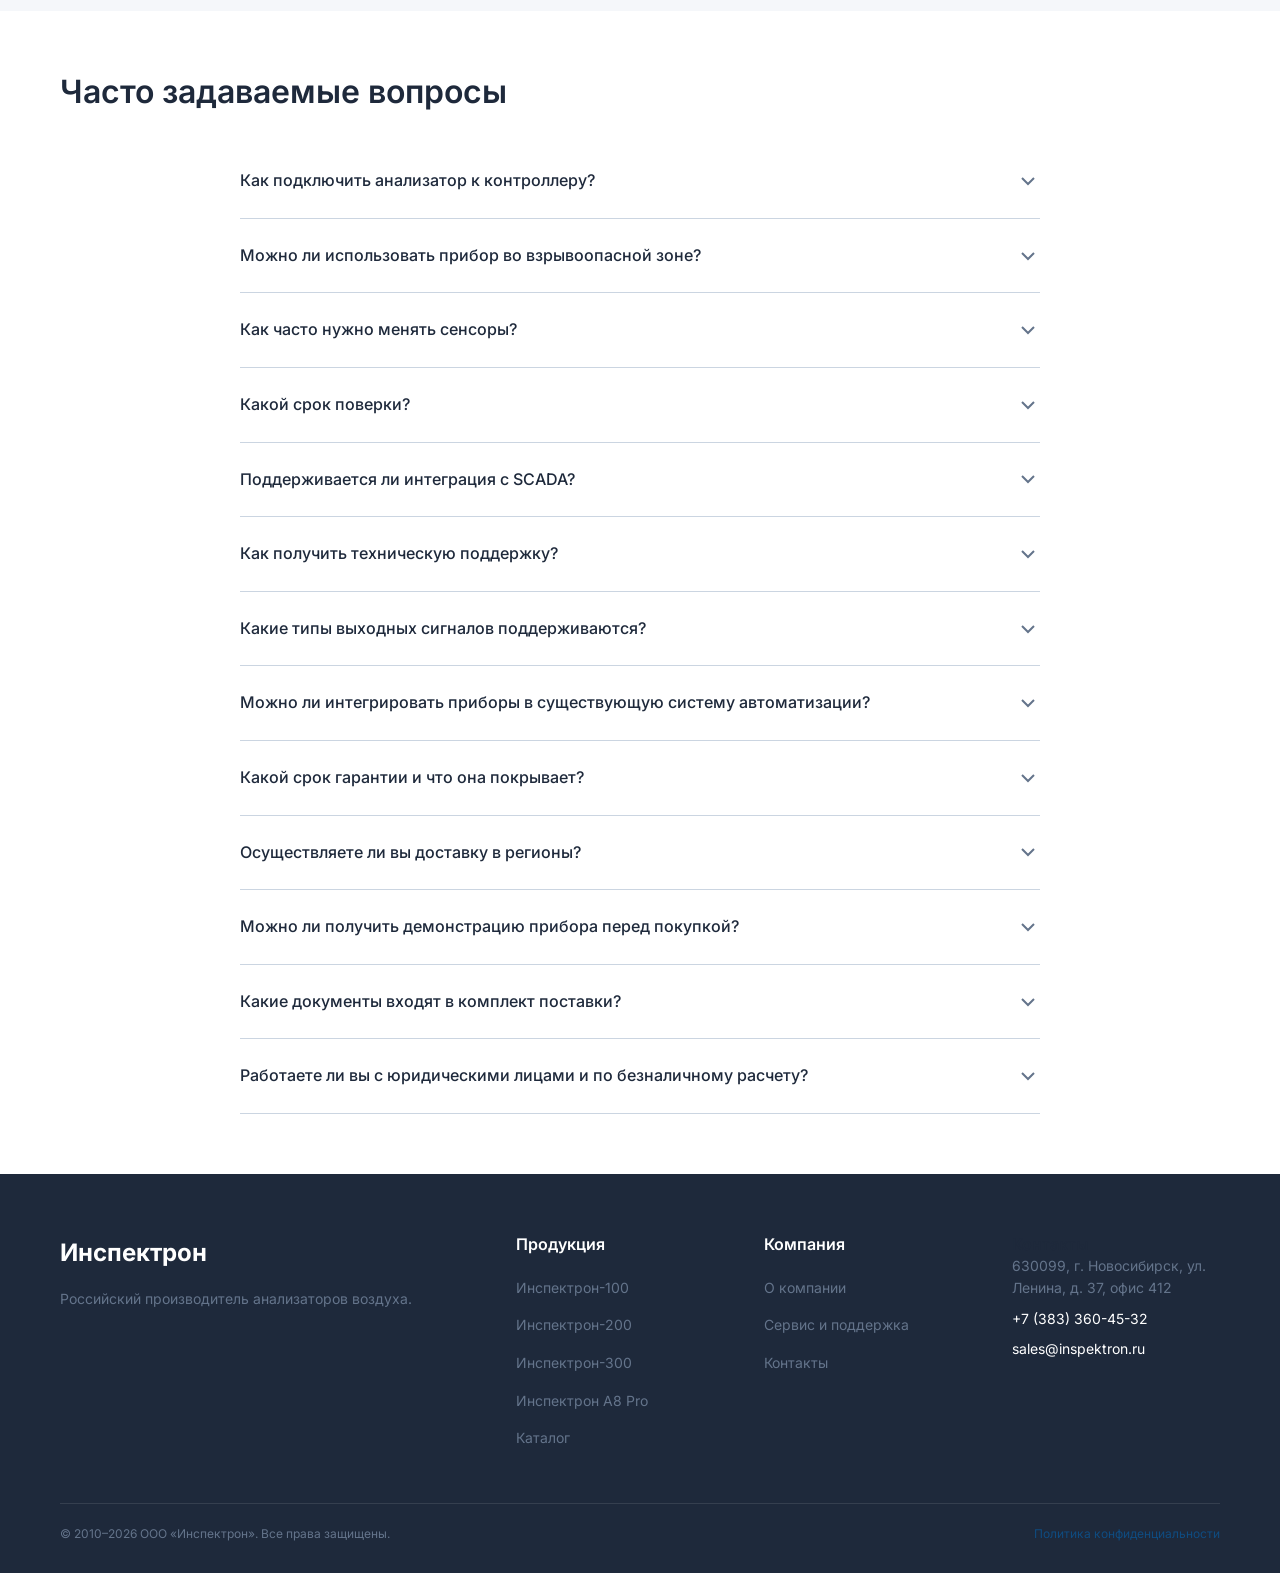
<file: service.html>
<!DOCTYPE html>
<html lang="ru">
<head>
    <!-- Yandex.Metrika counter -->
    <script type="text/javascript">
        (function(m,e,t,r,i,k,a){
            m[i]=m[i]||function(){(m[i].a=m[i].a||[]).push(arguments)};
            m[i].l=1*new Date();
            for (var j = 0; j < document.scripts.length; j++) {if (document.scripts[j].src === r) { return; }}
            k=e.createElement(t),a=e.getElementsByTagName(t)[0],k.async=1,k.src=r,a.parentNode.insertBefore(k,a)
        })(window, document,'script','https://mc.yandex.ru/metrika/tag.js?id=108394825', 'ym');

        ym(108394825, 'init', {ssr:true, webvisor:true, clickmap:true, ecommerce:"dataLayer", referrer: document.referrer, url: location.href, accurateTrackBounce:true, trackLinks:true});
    </script>
    <noscript><div><img src="https://mc.yandex.ru/watch/108394825" style="position:absolute; left:-9999px;" alt="" /></div></noscript>
    <!-- /Yandex.Metrika counter -->
  <meta charset="UTF-8">
  <meta name="viewport" content="width=device-width, initial-scale=1.0">
  <title>Сервис и поддержка — Инспектрон</title>
  <meta name="description" content="Сервис и поддержка анализаторов воздуха Инспектрон. Калибровка, поверка, гарантия, техническая поддержка.">
  <meta property="og:title" content="Сервис и поддержка — Инспектрон">
  <meta property="og:description" content="Сервис и поддержка анализаторов воздуха Инспектрон. Калибровка, поверка, гарантия.">
  <meta property="og:type" content="website">
  <meta property="og:url" content="https://inspektron.ru/service.html">
  <meta property="og:image" content="https://inspektron.ru/img/og-image.jpg">
  <meta property="og:site_name" content="Инспектрон">
  <link rel="stylesheet" href="css/style.css">
  <link rel="stylesheet" href="css/popup.css">
  <link rel="icon" type="image/svg+xml" href="img/favicon.svg">
  <link rel="alternate icon" type="image/png" href="img/favicon.png">
  <link rel="canonical" href="https://inspektron.ru/service.html">
  <link rel="stylesheet" href="css/fonts.css">
  <script type="application/ld+json">
{
  "@context": "https://schema.org",
  "@type": "FAQPage",
  "mainEntity": [
    {"@type": "Question", "name": "Как подключить анализатор к контроллеру?", "acceptedAnswer": {"@type": "Answer", "text": "Подключение осуществляется через интерфейс RS-485 (Modbus RTU) или через токовый выход 4–20 мА. Для подключения используйте клеммы питания и интерфейсные выходы согласно схеме подключения в руководстве по эксплуатации. Адрес Modbus по умолчанию: 1."}},
    {"@type": "Question", "name": "Можно ли использовать прибор во взрывоопасной зоне?", "acceptedAnswer": {"@type": "Answer", "text": "Стандартные модели Инспектрон не предназначены для взрывоопасных зон. Для таких условий требуется специальное исполнение с взрывозащищённым корпусом. Свяжитесь с нашими инженерами для подбора решения под ваши условия."}},
    {"@type": "Question", "name": "Как часто нужно менять сенсоры?", "acceptedAnswer": {"@type": "Answer", "text": "Срок службы сенсоров зависит от условий эксплуатации. NDIR-сенсоры CO₂ служат 5-7 лет, PID-сенсоры TVOC — 2-3 года, электрохимические сенсоры HCHO — 2-3 года. Мы рекомендуем ежегодную поверку для контроля стабильности показаний."}},
    {"@type": "Question", "name": "Какой срок поверки?", "acceptedAnswer": {"@type": "Answer", "text": "Межповерочный интервал для анализаторов Инспектрон составляет 12 месяцев. Поверка проводится аккредитованной метрологической лабораторией."}},
    {"@type": "Question", "name": "Поддерживается ли интеграция с SCADA?", "acceptedAnswer": {"@type": "Answer", "text": "Да, все модели поддерживают протокол Modbus RTU через RS-485. Доступны готовые конфигурации для популярных SCADA-систем: Siemens WinCC, Schneider Vijeo, АРМ «Скада» и других."}},
    {"@type": "Question", "name": "Как получить техническую поддержку?", "acceptedAnswer": {"@type": "Answer", "text": "Вы можете обратиться в службу поддержки по телефону +7 (383) 360-45-33, по email support@inspektron.ru или через форму на сайте. Режим работы: Пн–Пт 9:00–18:00 (Новосибирск, МСК+4)."}},
    {"@type": "Question", "name": "Какие типы выходных сигналов поддерживаются?", "acceptedAnswer": {"@type": "Answer", "text": "Анализаторы Инспектрон поддерживают: токовый выход 4-20 мА, интерфейс RS-485 с протоколом Modbus RTU, напряжение 0-10 В (в зависимости от модели). Переносные модели также оснащены Bluetooth и Wi-Fi."}},
    {"@type": "Question", "name": "Можно ли интегрировать приборы в существующую систему автоматизации?", "acceptedAnswer": {"@type": "Answer", "text": "Да, все анализаторы поддерживают протокол Modbus RTU. Мы предоставляем карты регистров и примеры конфигураций для SCADA-систем: Siemens, Schneider Electric, MasterSCADA и других."}},
    {"@type": "Question", "name": "Какой срок гарантии и что она покрывает?", "acceptedAnswer": {"@type": "Answer", "text": "Гарантия составляет 24 месяца с момента поставки. Гарантия покрывает все производственные дефекты и неисправности электроники. Гарантия не распространяется на сенсоры (расходный материал) и повреждения, вызванные неправильной эксплуатацией."}},
    {"@type": "Question", "name": "Осуществляете ли вы доставку в регионы?", "acceptedAnswer": {"@type": "Answer", "text": "Да, мы доставляем продукцию по всей России. Доставка осуществляется транспортными компаниями (Деловые Линии, СДЭК, ПЭК) или почтой России. Самовывоз доступен в офисе г. Новосибирска."}},
    {"@type": "Question", "name": "Можно ли получить демонстрацию прибора перед покупкой?", "acceptedAnswer": {"@type": "Answer", "text": "Да, мы предоставляем демонстрационные образцы для тестирования. Свяжитесь с отделом продаж для согласования условий. Также вы можете посетить наш офис в Новосибирске для демонстрации и консультации."}},
    {"@type": "Question", "name": "Какие документы входят в комплект поставки?", "acceptedAnswer": {"@type": "Answer", "text": "Каждый прибор поставляется с: паспортом, руководством по эксплуатации, протоколом первичной поверки, сертификатом соответствия ТР ТС. По запросу предоставляются дополнительные документы."}},
    {"@type": "Question", "name": "Работаете ли вы с юридическими лицами и по безналичному расчету?", "acceptedAnswer": {"@type": "Answer", "text": "Да, мы работаем с юридическими лицами по безналичному расчету. Для бюджетных организаций возможна оплата по государственным контрактам. Мы предоставляем полный пакет документов для бухгалтерии."}}
  ]
}
  </script>
</head>
<body>
  <header class="header">
    <div class="container">
      <div class="header__inner">
        <a href="index.html" class="logo">
          <svg viewBox="0 0 40 40" fill="none" xmlns="http://www.w3.org/2000/svg">
            <rect x="4" y="4" width="32" height="32" stroke="currentColor" stroke-width="2"/>
            <circle cx="20" cy="20" r="8" stroke="currentColor" stroke-width="2"/>
            <path d="M20 12V16M20 24V28M12 20H16M24 20H28" stroke="currentColor" stroke-width="2"/>
          </svg>
          Инспектрон
        </a>
        <nav class="nav" id="nav">
          <a href="index.html">Главная</a>
          <a href="catalog.html">Каталог</a>
          <a href="about.html">О компании</a>
          <a href="service.html" class="active">Сервис</a>
          <a href="contacts.html">Контакты</a>
        </nav>
        <button class="nav-toggle" id="navToggle" aria-label="Меню">
          <span></span>
          <span></span>
          <span></span>
        </button>
        <div class="header__contacts">
          <a href="tel:+73833604532" class="header__phone">+7 (383) 360-45-32</a>
          <a href="contacts.html" class="header__callback">Заказать звонок</a>
        </div>
      </div>
    </div>
  </header>

  <main>
    <section class="page-header">
      <div class="container">
        <h1>Сервис и поддержка</h1>
        <p>Калибровка, поверка, гарантийное и постгарантийное обслуживание</p>
      </div>
    </section>

    <section class="breadcrumbs">
      <div class="container">
        <ol class="breadcrumbs__list">
          <li><a href="index.html">Главная</a></li>
          <li><span>Сервис и поддержка</span></li>
        </ol>
      </div>
    </section>

    <section class="service-block">
      <div class="container">
        <h2>Калибровка и поверка</h2>
        <p>Каждый прибор Инспектрон проходит первичную поверку перед отгрузкой. Мы используем эталонные газы и оборудование, прослеживаемое к государственным первичным эталонам. Периодическая поверка требуется 1 раз в 12 месяцев.</p>
        <div class="service-grid">
          <div class="service-card">
            <h3>Калибровка на месте</h3>
            <ul>
              <li><span class="label">Стоимость</span><span class="value">от 15 000 ₽</span></li>
              <li><span class="label">Срок</span><span class="value">1 день</span></li>
              <li><span class="label">Выезд</span><span class="value">по РФ</span></li>
            </ul>
          </div>
          <div class="service-card">
            <h3>Калибровка в сервис-центре</h3>
            <ul>
              <li><span class="label">Стоимость</span><span class="value">от 8 000 ₽</span></li>
              <li><span class="label">Срок</span><span class="value">3-5 дней</span></li>
              <li><span class="label">Отправка</span><span class="value">ТК/почта</span></li>
            </ul>
          </div>
        </div>
      </div>
    </section>

    <section class="service-block" style="background: var(--white);">
      <div class="container">
        <h2>Гарантия и SLA</h2>
        <p>Мы предоставляем расширенную гарантию и чёткие обязательства по сервисному обслуживанию.</p>
        <div class="service-grid">
          <div class="service-card">
            <h3>Гарантийные обязательства</h3>
            <ul>
              <li><span class="label">Гарантия</span><span class="value">24 месяца</span></li>
              <li><span class="label">Срок ремонта</span><span class="value">≤14 рабочих дней</span></li>
              <li><span class="label">Замена</span><span class="value">на время ремонта</span></li>
            </ul>
          </div>
          <div class="service-card">
            <h3>Техническая поддержка</h3>
            <ul>
              <li><span class="label">Режим работы</span><span class="value">Пн–Пт 9:00–18:00 (Новосибирск, МСК+4)</span></li>
              <li><span class="label">Время отклика</span><span class="value">≤2 часов</span></li>
              <li><span class="label">Каналы связи</span><span class="value">Телефон, email, чат</span></li>
            </ul>
          </div>
        </div>
      </div>
    </section>

    <section class="service-block">
      <div class="container">
        <h2>Документация и инструкции</h2>
        <p>Для каждого прибора доступна полная документация на русском языке.</p>
        <a href="docs/catalog.html" class="btn btn-primary" style="margin-bottom: 24px;">Открыть документацию</a>
      </div>
    </section>

    <section class="faq">
      <div class="container">
        <h2>Часто задаваемые вопросы</h2>
        <div class="faq__items">
          <div class="faq__item">
            <div class="faq__question">
              <span>Как подключить анализатор к контроллеру?</span>
              <svg viewBox="0 0 24 24" fill="none" stroke="currentColor" stroke-width="2">
                <path d="M6 9l6 6 6-6"/>
              </svg>
            </div>
            <div class="faq__answer">
              <p>Подключение осуществляется через интерфейс RS-485 (Modbus RTU) или через токовый выход 4–20 мА. Для подключения используйте клеммы питания и интерфейсные выходы согласно схеме подключения в руководстве по эксплуатации. Адрес Modbus по умолчанию: 1.</p>
            </div>
          </div>
          <div class="faq__item">
            <div class="faq__question">
              <span>Можно ли использовать прибор во взрывоопасной зоне?</span>
              <svg viewBox="0 0 24 24" fill="none" stroke="currentColor" stroke-width="2">
                <path d="M6 9l6 6 6-6"/>
              </svg>
            </div>
            <div class="faq__answer">
              <p>Стандартные модели Инспектрон не предназначены для взрывоопасных зон. Для таких условий требуется специальное исполнение с взрывозащищённым корпусом. Свяжитесь с нашими инженерами для подбора решения под ваши условия.</p>
            </div>
          </div>
          <div class="faq__item">
            <div class="faq__question">
              <span>Как часто нужно менять сенсоры?</span>
              <svg viewBox="0 0 24 24" fill="none" stroke="currentColor" stroke-width="2">
                <path d="M6 9l6 6 6-6"/>
              </svg>
            </div>
            <div class="faq__answer">
              <p>Срок службы сенсоров зависит от условий эксплуатации. NDIR-сенсоры CO₂ служат 5-7 лет, PID-сенсоры TVOC — 2-3 года, электрохимические сенсоры HCHO — 2-3 года. Мы рекомендуем ежегодную поверку для контроля стабильности показаний.</p>
            </div>
          </div>
          <div class="faq__item">
            <div class="faq__question">
              <span>Какой срок поверки?</span>
              <svg viewBox="0 0 24 24" fill="none" stroke="currentColor" stroke-width="2">
                <path d="M6 9l6 6 6-6"/>
              </svg>
            </div>
            <div class="faq__answer">
              <p>Межповерочный интервал для анализаторов Инспектрон составляет 12 месяцев. Поверка проводится аккредитованной метрологической лабораторией.</p>
            </div>
          </div>
          <div class="faq__item">
            <div class="faq__question">
              <span>Поддерживается ли интеграция с SCADA?</span>
              <svg viewBox="0 0 24 24" fill="none" stroke="currentColor" stroke-width="2">
                <path d="M6 9l6 6 6-6"/>
              </svg>
            </div>
            <div class="faq__answer">
              <p>Да, все модели поддерживают протокол Modbus RTU через RS-485. Доступны готовые конфигурации для популярных SCADA-систем: Siemens WinCC, Schneider Vijeo, АРМ «Скада» и других.</p>
            </div>
          </div>
          <div class="faq__item">
            <div class="faq__question">
              <span>Как получить техническую поддержку?</span>
              <svg viewBox="0 0 24 24" fill="none" stroke="currentColor" stroke-width="2">
                <path d="M6 9l6 6 6-6"/>
              </svg>
            </div>
            <div class="faq__answer">
              <p>Вы можете обратиться в службу поддержки по телефону +7 (383) 360-45-33, по email support@inspektron.ru или через форму на сайте. Режим работы: Пн–Пт 9:00–18:00 (Новосибирск, МСК+4).</p>
            </div>
          </div>
          <div class="faq__item">
            <div class="faq__question">
              <span>Какие типы выходных сигналов поддерживаются?</span>
              <svg viewBox="0 0 24 24" fill="none" stroke="currentColor" stroke-width="2">
                <path d="M6 9l6 6 6-6"/>
              </svg>
            </div>
            <div class="faq__answer">
              <p>Анализаторы Инспектрон поддерживают: токовый выход 4-20 мА, интерфейс RS-485 с протоколом Modbus RTU, напряжение 0-10 В (в зависимости от модели). Переносные модели также оснащены Bluetooth и Wi-Fi.</p>
            </div>
          </div>
          <div class="faq__item">
            <div class="faq__question">
              <span>Можно ли интегрировать приборы в существующую систему автоматизации?</span>
              <svg viewBox="0 0 24 24" fill="none" stroke="currentColor" stroke-width="2">
                <path d="M6 9l6 6 6-6"/>
              </svg>
            </div>
            <div class="faq__answer">
              <p>Да, все анализаторы поддерживают протокол Modbus RTU. Мы предоставляем карты регистров и примеры конфигураций для SCADA-систем: Siemens, Schneider Electric, MasterSCADA и других.</p>
            </div>
          </div>
          <div class="faq__item">
            <div class="faq__question">
              <span>Какой срок гарантии и что она покрывает?</span>
              <svg viewBox="0 0 24 24" fill="none" stroke="currentColor" stroke-width="2">
                <path d="M6 9l6 6 6-6"/>
              </svg>
            </div>
            <div class="faq__answer">
              <p>Гарантия составляет 24 месяца с момента поставки. Гарантия покрывает все производственные дефекты и неисправности электроники. Гарантия не распространяется на сенсоры (расходный материал) и повреждения, вызванные неправильной эксплуатацией.</p>
            </div>
          </div>
          <div class="faq__item">
            <div class="faq__question">
              <span>Осуществляете ли вы доставку в регионы?</span>
              <svg viewBox="0 0 24 24" fill="none" stroke="currentColor" stroke-width="2">
                <path d="M6 9l6 6 6-6"/>
              </svg>
            </div>
            <div class="faq__answer">
              <p>Да, мы доставляем продукцию по всей России. Доставка осуществляется транспортными компаниями (Деловые Линии, СДЭК, ПЭК) или почтой России. Самовывоз доступен в офисе г. Новосибирска.</p>
            </div>
          </div>
          <div class="faq__item">
            <div class="faq__question">
              <span>Можно ли получить демонстрацию прибора перед покупкой?</span>
              <svg viewBox="0 0 24 24" fill="none" stroke="currentColor" stroke-width="2">
                <path d="M6 9l6 6 6-6"/>
              </svg>
            </div>
            <div class="faq__answer">
              <p>Да, мы предоставляем демонстрационные образцы для тестирования. Свяжитесь с отделом продаж для согласования условий. Также вы можете посетить наш офис в Новосибирске для демонстрации и консультации.</p>
            </div>
          </div>
          <div class="faq__item">
            <div class="faq__question">
              <span>Какие документы входят в комплект поставки?</span>
              <svg viewBox="0 0 24 24" fill="none" stroke="currentColor" stroke-width="2">
                <path d="M6 9l6 6 6-6"/>
              </svg>
            </div>
            <div class="faq__answer">
              <p>Каждый прибор поставляется с: паспортом, руководством по эксплуатации, протоколом первичной поверки, сертификатом соответствия ТР ТС. По запросу предоставляются дополнительные документы.</p>
            </div>
          </div>
          <div class="faq__item">
            <div class="faq__question">
              <span>Работаете ли вы с юридическими лицами и по безналичному расчету?</span>
              <svg viewBox="0 0 24 24" fill="none" stroke="currentColor" stroke-width="2">
                <path d="M6 9l6 6 6-6"/>
              </svg>
            </div>
            <div class="faq__answer">
              <p>Да, мы работаем с юридическими лицами по безналичному расчету. Для бюджетных организаций возможна оплата по государственным контрактам. Мы предоставляем полный пакет документов для бухгалтерии.</p>
            </div>
          </div>
        </div>
      </div>
    </section>
  </main>

  <footer class="footer">
    <div class="container">
      <div class="footer__inner">
        <div class="footer__about">
          <a href="index.html" class="logo">Инспектрон</a>
          <p>Российский производитель анализаторов воздуха.</p>
        </div>
        <nav class="footer__nav">
          <h4>Продукция</h4>
          <ul>
            <li><a href="det100.html">Инспектрон-100</a></li>
            <li><a href="det200.html">Инспектрон-200</a></li>
            <li><a href="det300.html">Инспектрон-300</a></li>
            <li><a href="a8-pro.html">Инспектрон A8 Pro</a></li>
            <li><a href="catalog.html">Каталог</a></li>
          </ul>
        </nav>
        <nav class="footer__nav">
          <h4>Компания</h4>
          <ul>
            <li><a href="about.html">О компании</a></li>
            <li><a href="service.html">Сервис и поддержка</a></li>
            <li><a href="contacts.html">Контакты</a></li>
          </ul>
        </nav>
        <div class="footer__contacts">
          <h4>Контакты</h4>
          <p>630099, г. Новосибирск, ул. Ленина, д. 37, офис 412</p>
          <p><a href="tel:+73833604532">+7 (383) 360-45-32</a></p>
          <p><a href="mailto:sales@inspektron.ru">sales@inspektron.ru</a></p>
        </div>
      </div>
      <div class="footer__bottom">
        <p>© 2010–2026 ООО «Инспектрон». Все права защищены.</p>
        <p><a href="privacy.html">Политика конфиденциальности</a></p>
      </div>
    </div>
  </footer>

  <script src="js/script.js"></script>
<!-- Popup Form -->
<div class="popup-overlay" id="popupForm">
  <div class="popup-form">
    <button class="popup-form__close" onclick="closePopup()">&times;</button>
    <h3>Обратный звонок</h3>
    <p>Оставьте номер телефона, и мы перезвоним вам в течение 15 минут</p>
    <form action="https://formspree.io/f/movgnzzk" method="POST">
          <input type="hidden" name="_subject" value="Заявка с сайта inspektron.ru (service.html)">
                    <input type="hidden" name="_next" value="https://inspektron.ru/thank-you.html">
                    <input type="text" name="_gotcha" class="hp-field" tabindex="-1" autocomplete="off">
      <div class="form-group">
        <label for="popup-name">Имя *</label>
        <input type="text" id="popup-name" name="name" required>
      </div>
      <div class="form-group">
        <label for="popup-phone">Телефон *</label>
        <input type="tel" id="popup-phone" name="phone" required>
      </div>
      <div class="form-group">
        <label for="popup-question">Ваш вопрос</label>
        <textarea id="popup-question" name="question" rows="3"></textarea>
      </div>
      <div class="form-checkbox">
        <input type="checkbox" id="popup-consent" name="consent" required checked>
        <label for="popup-consent">Даю согласие на обработку персональных данных</label>
      </div>
      <button type="submit" class="btn btn-primary" style="width: 100%; margin-top: 16px;">Отправить</button>
    </form>
  </div>
</div>

<button class="popup-trigger" onclick="openPopup()">Заказать звонок</button>

</body>
</html>
</file>
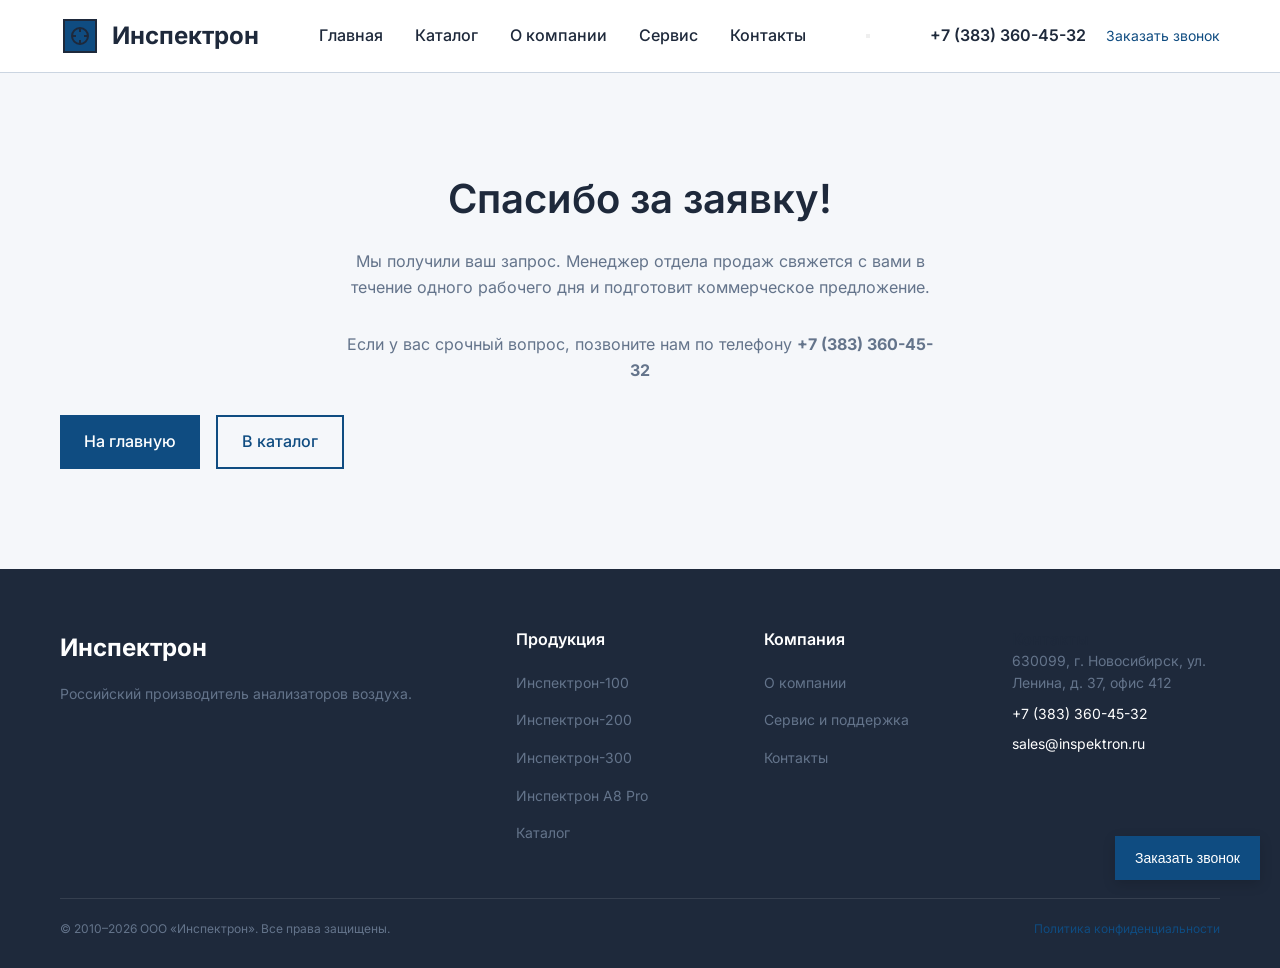
<file: thank-you.html>
<!DOCTYPE html>
<html lang="ru">
<head>
    <!-- Yandex.Metrika counter -->
    <script type="text/javascript">
        (function(m,e,t,r,i,k,a){
            m[i]=m[i]||function(){(m[i].a=m[i].a||[]).push(arguments)};
            m[i].l=1*new Date();
            for (var j = 0; j < document.scripts.length; j++) {if (document.scripts[j].src === r) { return; }}
            k=e.createElement(t),a=e.getElementsByTagName(t)[0],k.async=1,k.src=r,a.parentNode.insertBefore(k,a)
        })(window, document,'script','https://mc.yandex.ru/metrika/tag.js?id=108394825', 'ym');

        ym(108394825, 'init', {ssr:true, webvisor:true, clickmap:true, ecommerce:"dataLayer", referrer: document.referrer, url: location.href, accurateTrackBounce:true, trackLinks:true});
    </script>
    <noscript><div><img src="https://mc.yandex.ru/watch/108394825" style="position:absolute; left:-9999px;" alt="" /></div></noscript>
    <!-- /Yandex.Metrika counter -->
  <meta charset="UTF-8">
  <meta name="viewport" content="width=device-width, initial-scale=1.0">
  <meta name="robots" content="noindex, follow">
  <title>Спасибо за заявку — Инспектрон</title>
  <meta name="description" content="Спасибо за обращение. Мы получили вашу заявку и свяжемся с вами в ближайшее время.">
  <meta property="og:title" content="Спасибо за заявку — Инспектрон">
  <meta property="og:description" content="Спасибо за обращение в компанию Инспектрон.">
  <meta property="og:type" content="website">
  <meta property="og:url" content="https://inspektron.ru/thank-you.html">
  <meta property="og:image" content="https://inspektron.ru/img/og-image.jpg">
  <meta property="og:site_name" content="Инспектрон">
  <link rel="stylesheet" href="css/style.css">
  <link rel="stylesheet" href="css/popup.css">
  <link rel="icon" type="image/svg+xml" href="img/favicon.svg">
  <link rel="alternate icon" type="image/png" href="img/favicon.png">
  <link rel="canonical" href="https://inspektron.ru/thank-you.html">
  <link rel="stylesheet" href="css/fonts.css">
</head>
<body>
  <header class="header">
    <div class="container">
      <div class="header__inner">
        <a href="index.html" class="logo">
          <svg viewBox="0 0 40 40" fill="none" xmlns="http://www.w3.org/2000/svg">
            <rect x="4" y="4" width="32" height="32" stroke="currentColor" stroke-width="2"/>
            <circle cx="20" cy="20" r="8" stroke="currentColor" stroke-width="2"/>
            <path d="M20 12V16M20 24V28M12 20H16M24 20H28" stroke="currentColor" stroke-width="2"/>
          </svg>
          Инспектрон
        </a>
        <nav class="nav" id="nav">
          <a href="index.html">Главная</a>
          <a href="catalog.html">Каталог</a>
          <a href="about.html">О компании</a>
          <a href="service.html">Сервис</a>
          <a href="contacts.html">Контакты</a>
        </nav>
        <button class="nav-toggle" id="navToggle" aria-label="Меню">
          <span></span>
          <span></span>
          <span></span>
        </button>
        <div class="header__contacts">
          <a href="tel:+73833604532" class="header__phone">+7 (383) 360-45-32</a>
          <a href="contacts.html" class="header__callback">Заказать звонок</a>
        </div>
      </div>
    </div>
  </header>

  <main>
    <section class="thank-you">
      <div class="container">
        <h1>Спасибо за заявку!</h1>
        <p>Мы получили ваш запрос. Менеджер отдела продаж свяжется с вами в течение одного рабочего дня и подготовит коммерческое предложение.</p>
        <p>Если у вас срочный вопрос, позвоните нам по телефону <strong>+7 (383) 360-45-32</strong></p>
        <div class="hero__buttons">
          <a href="index.html" class="btn btn-primary">На главную</a>
          <a href="catalog.html" class="btn btn-secondary">В каталог</a>
        </div>
      </div>
    </section>
  </main>

  <footer class="footer">
    <div class="container">
      <div class="footer__inner">
        <div class="footer__about">
          <a href="index.html" class="logo">Инспектрон</a>
          <p>Российский производитель анализаторов воздуха.</p>
        </div>
        <nav class="footer__nav">
          <h4>Продукция</h4>
          <ul>
            <li><a href="det100.html">Инспектрон-100</a></li>
            <li><a href="det200.html">Инспектрон-200</a></li>
            <li><a href="det300.html">Инспектрон-300</a></li>
            <li><a href="a8-pro.html">Инспектрон A8 Pro</a></li>
            <li><a href="catalog.html">Каталог</a></li>
          </ul>
        </nav>
        <nav class="footer__nav">
          <h4>Компания</h4>
          <ul>
            <li><a href="about.html">О компании</a></li>
            <li><a href="service.html">Сервис и поддержка</a></li>
            <li><a href="contacts.html">Контакты</a></li>
          </ul>
        </nav>
        <div class="footer__contacts">
          <h4>Контакты</h4>
          <p>630099, г. Новосибирск, ул. Ленина, д. 37, офис 412</p>
          <p><a href="tel:+73833604532">+7 (383) 360-45-32</a></p>
          <p><a href="mailto:sales@inspektron.ru">sales@inspektron.ru</a></p>
        </div>
      </div>
      <div class="footer__bottom">
        <p>© 2010–2026 ООО «Инспектрон». Все права защищены.</p>
        <p><a href="privacy.html">Политика конфиденциальности</a></p>
      </div>
    </div>
  </footer>

  <script src="js/script.js"></script>
<!-- Popup Form -->
<div class="popup-overlay" id="popupForm">
  <div class="popup-form">
    <button class="popup-form__close" onclick="closePopup()">&times;</button>
    <h3>Обратный звонок</h3>
    <p>Оставьте номер телефона, и мы перезвоним вам в течение 15 минут</p>
    <form action="https://formspree.io/f/movgnzzk" method="POST">
          <input type="hidden" name="_subject" value="Заявка с сайта inspektron.ru (thank-you.html)">
                    <input type="hidden" name="_next" value="https://inspektron.ru/thank-you.html">
                    <input type="text" name="_gotcha" class="hp-field" tabindex="-1" autocomplete="off">
      <div class="form-group">
        <label for="popup-name">Имя *</label>
        <input type="text" id="popup-name" name="name" required>
      </div>
      <div class="form-group">
        <label for="popup-phone">Телефон *</label>
        <input type="tel" id="popup-phone" name="phone" required>
      </div>
      <div class="form-group">
        <label for="popup-question">Ваш вопрос</label>
        <textarea id="popup-question" name="question" rows="3"></textarea>
      </div>
      <div class="form-checkbox">
        <input type="checkbox" id="popup-consent" name="consent" required checked>
        <label for="popup-consent">Даю согласие на обработку персональных данных</label>
      </div>
      <button type="submit" class="btn btn-primary" style="width: 100%; margin-top: 16px;">Отправить</button>
    </form>
  </div>
</div>

<button class="popup-trigger" onclick="openPopup()">Заказать звонок</button>

<script>
document.addEventListener('DOMContentLoaded', function () {
  if (window.ym) { ym(108394825, 'reachGoal', 'submit_form'); }
});
</script>
</body>
</html>
</file>
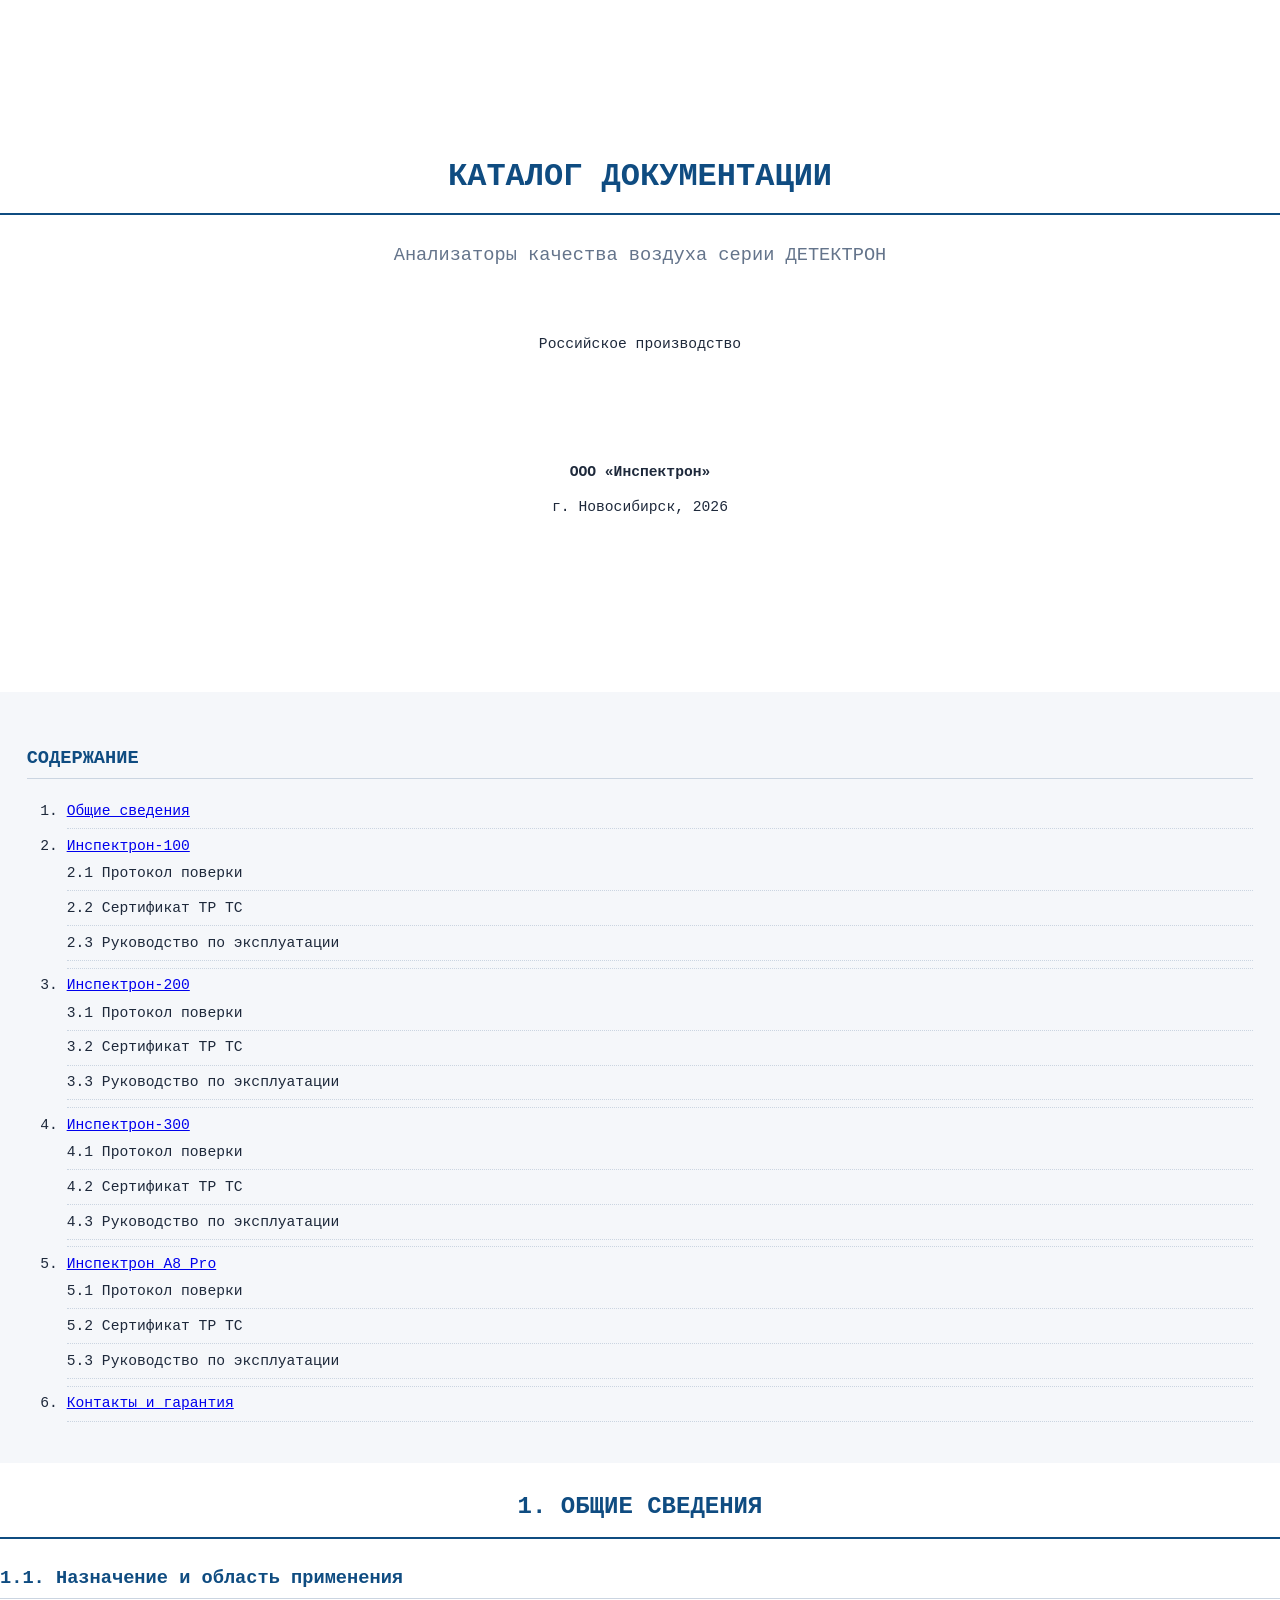
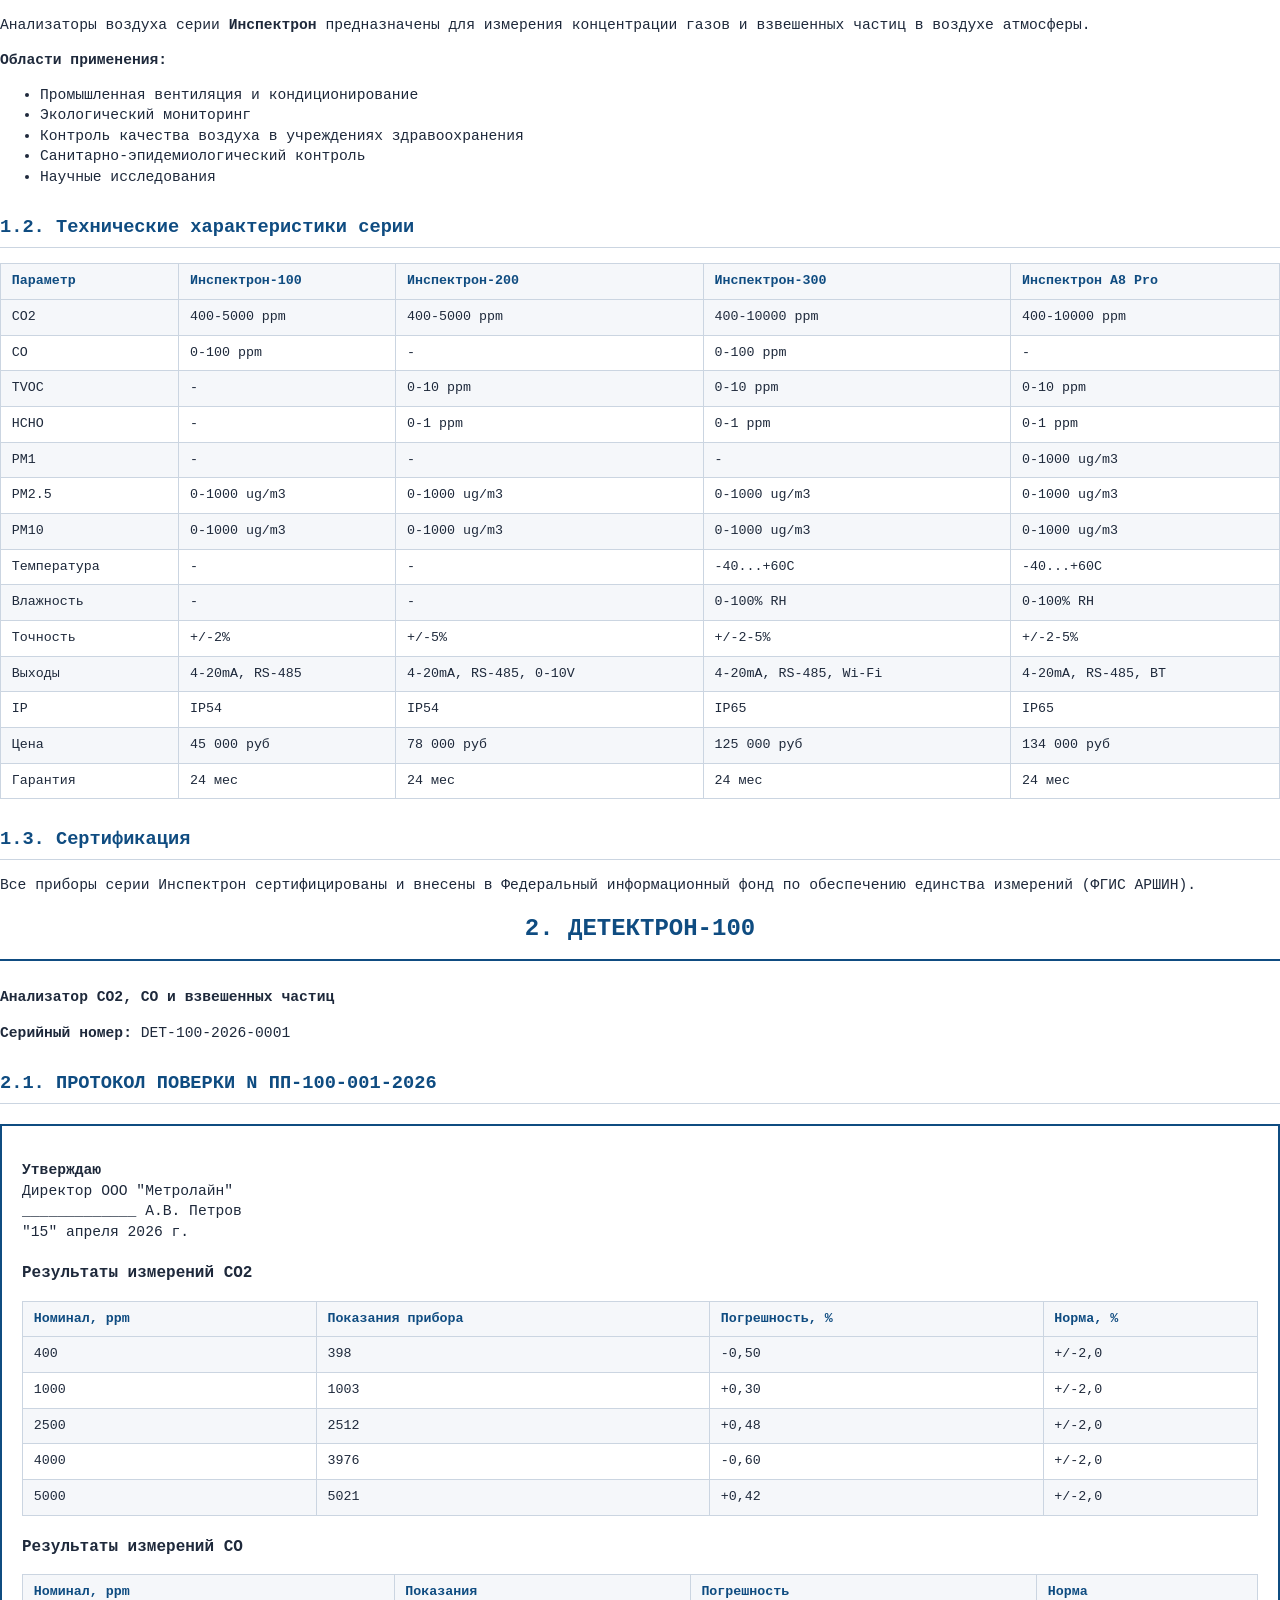
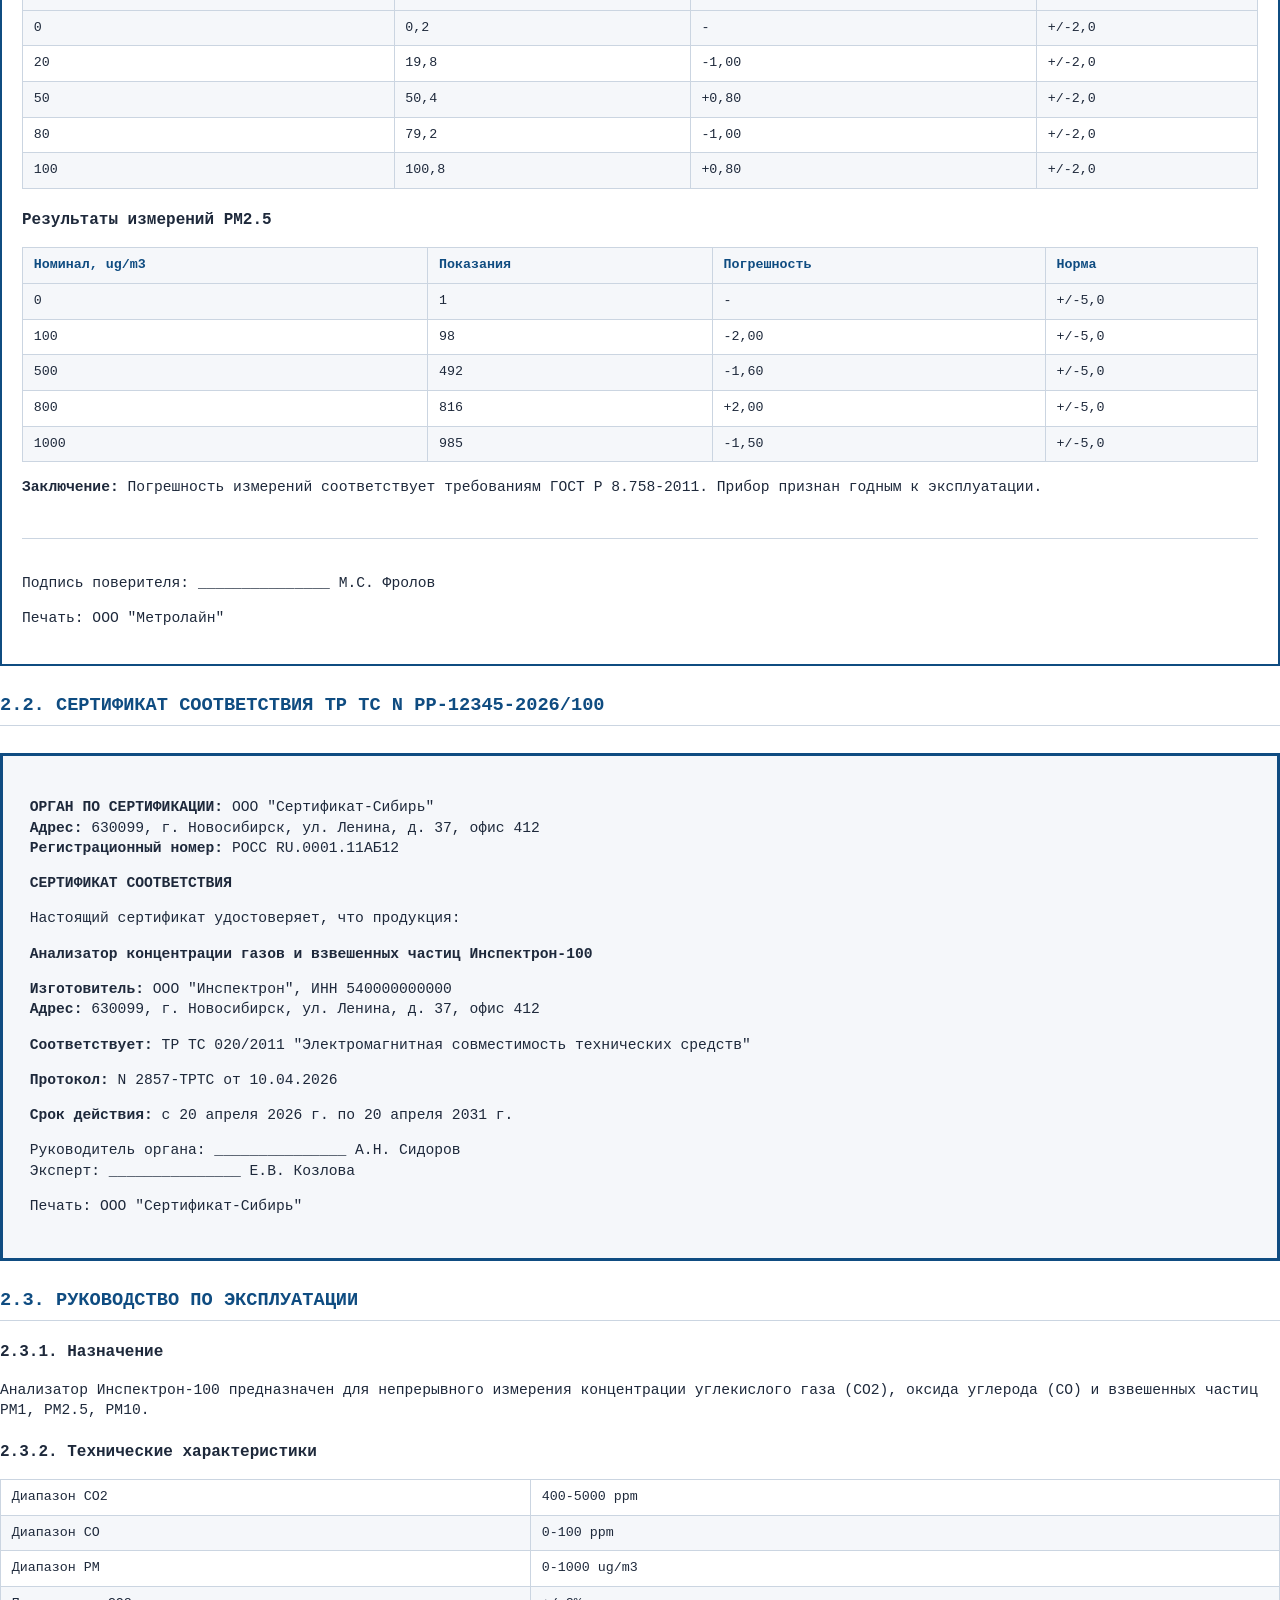
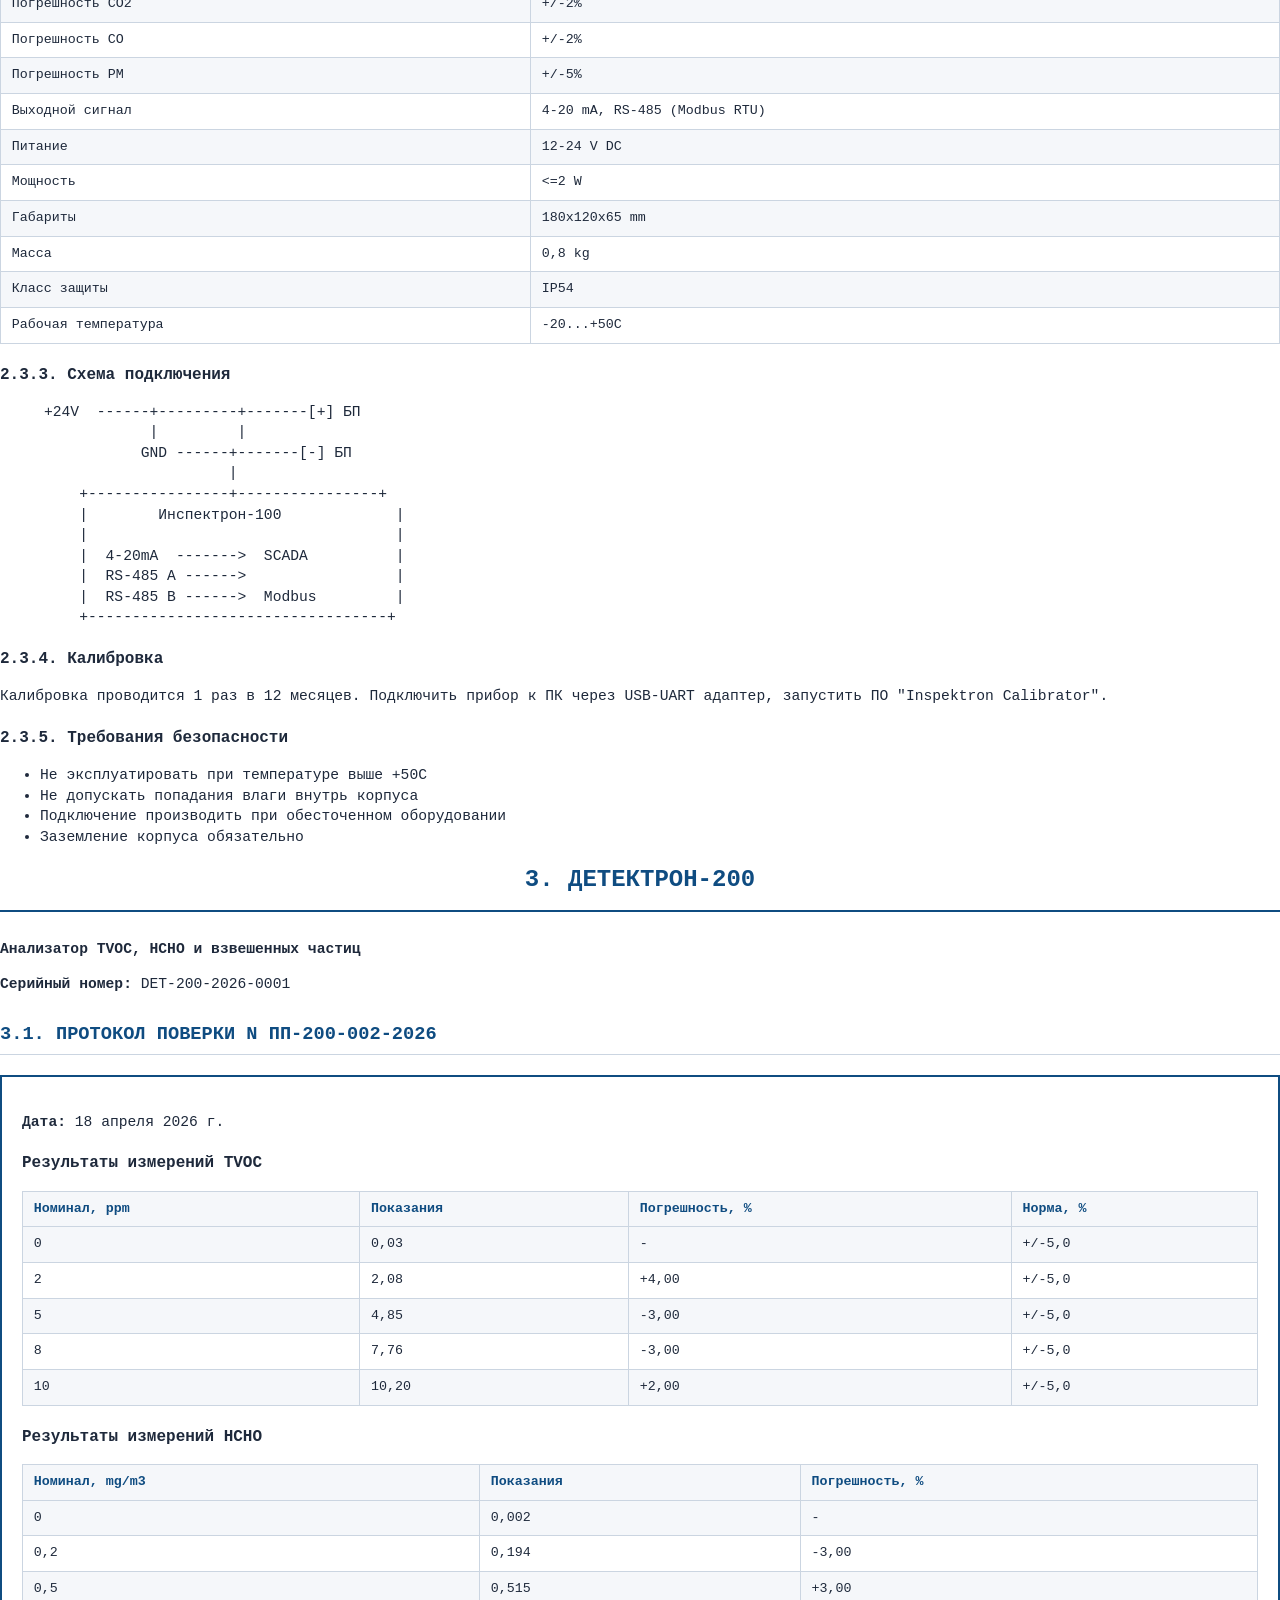
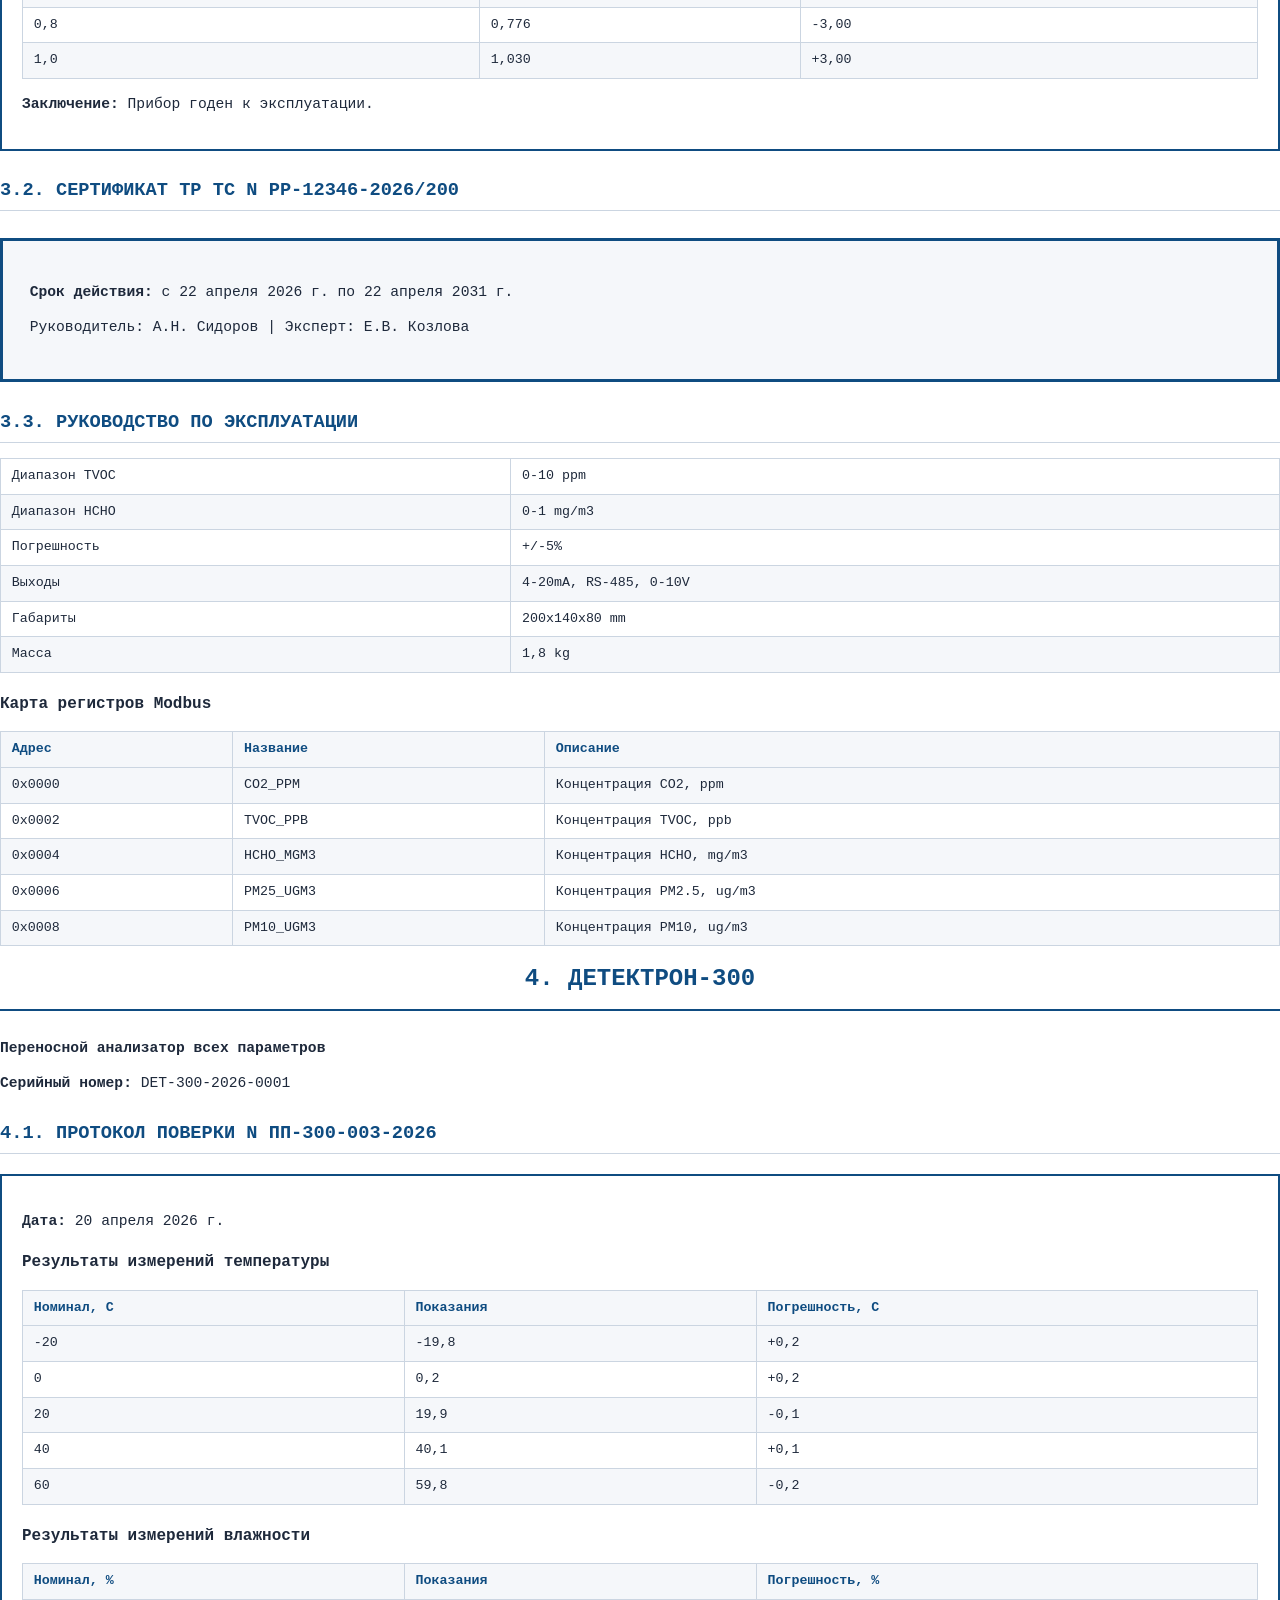
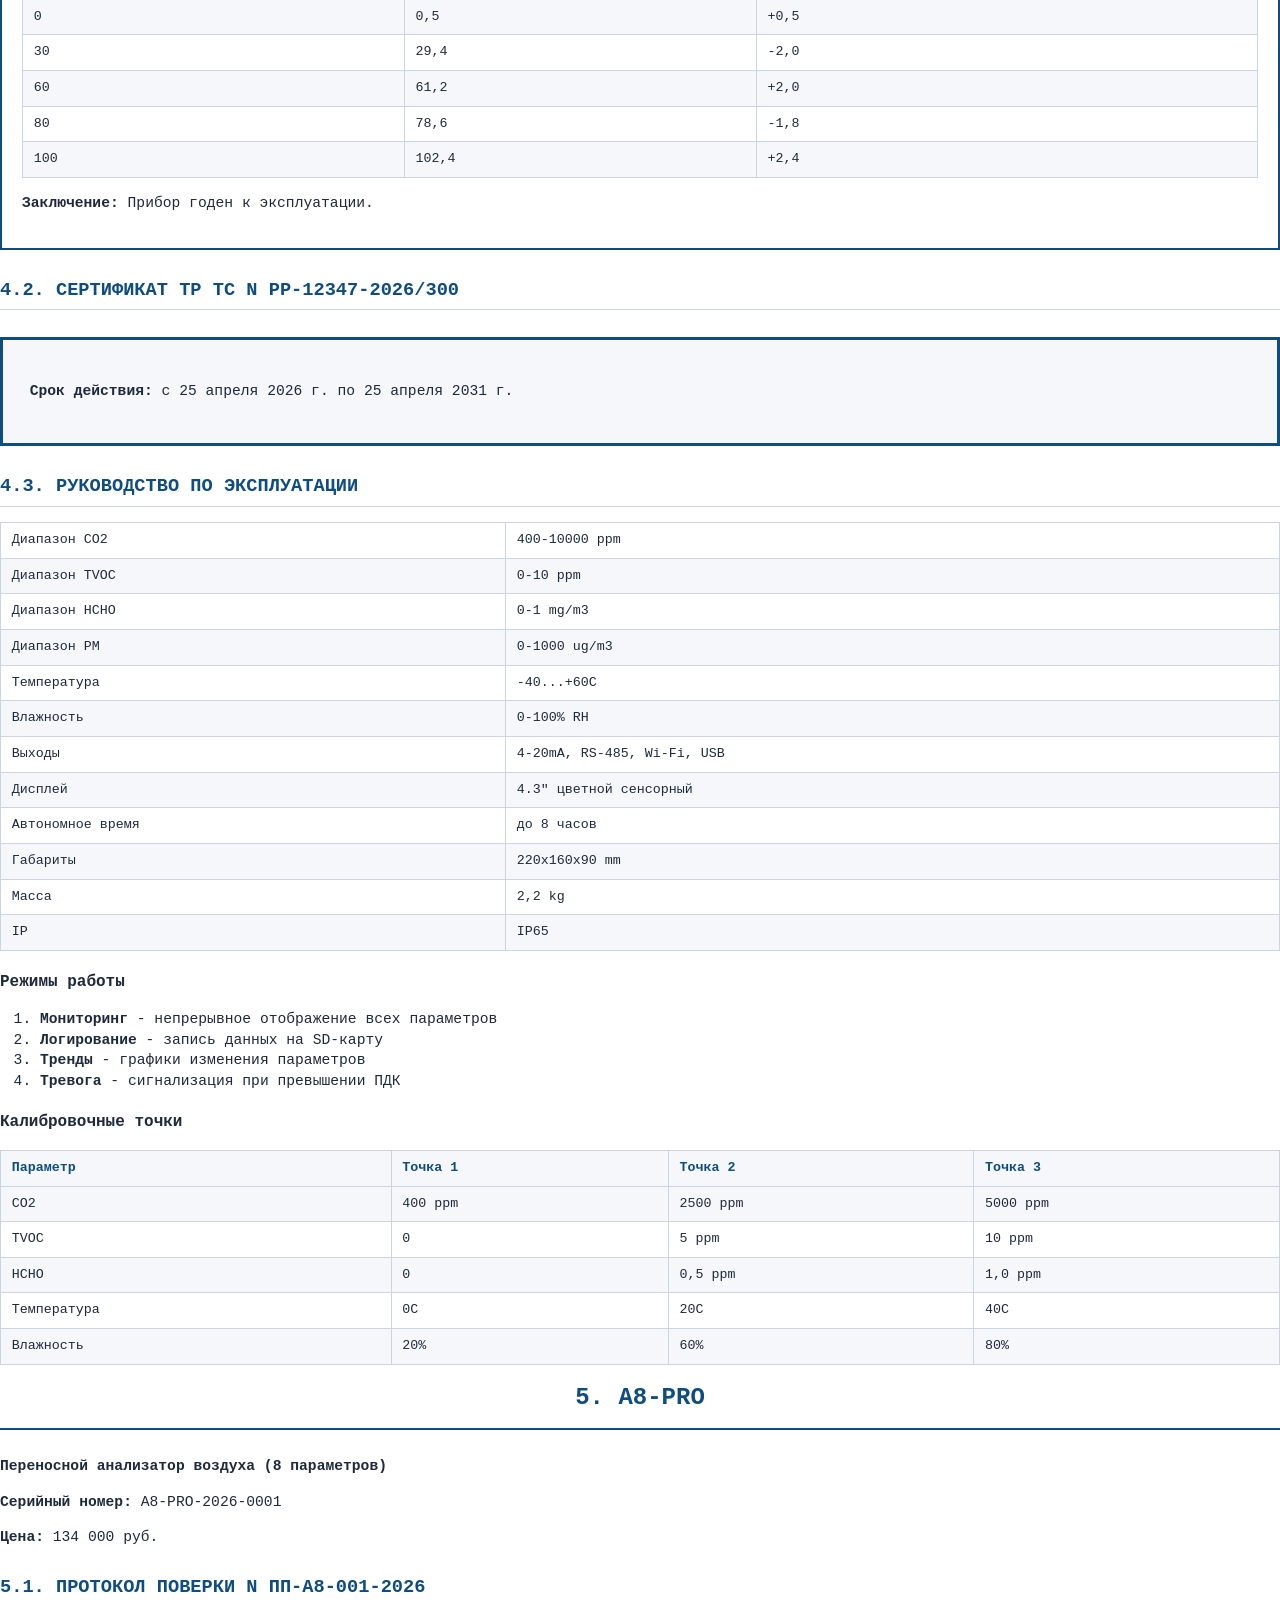
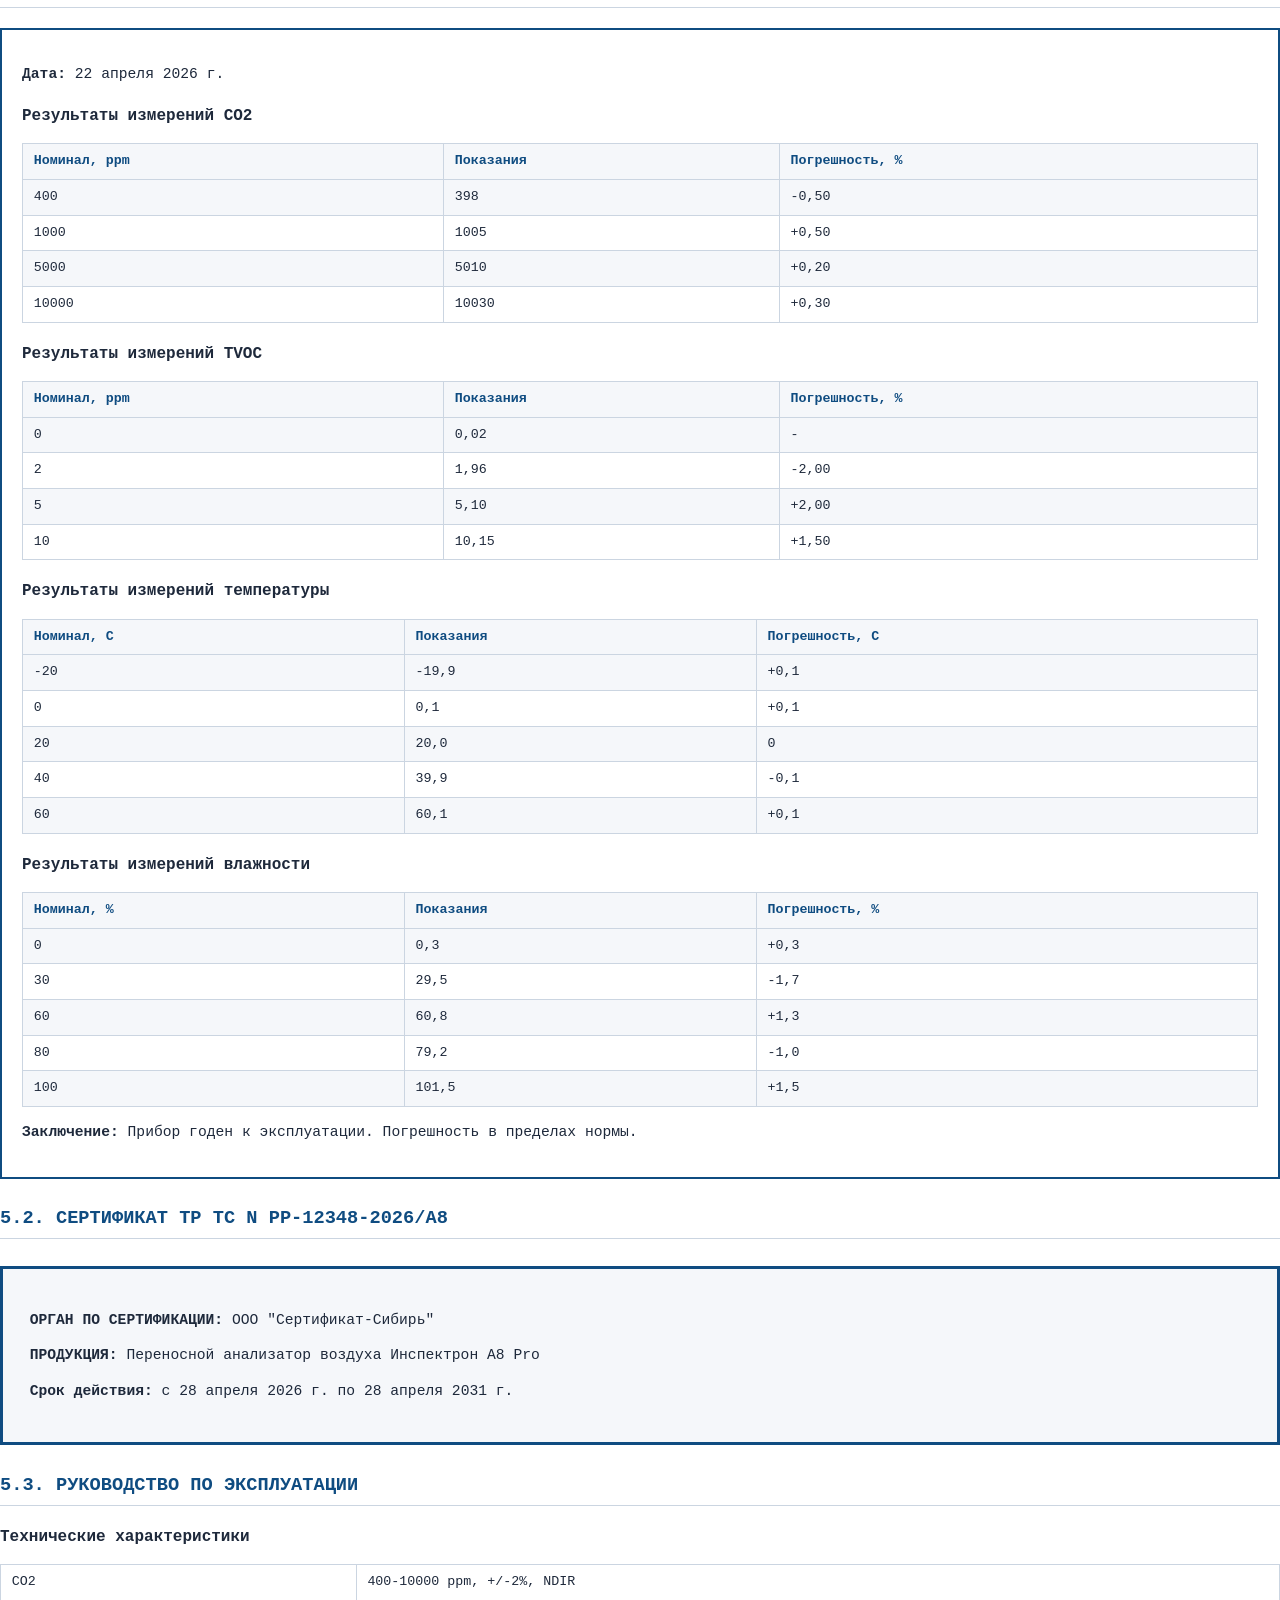
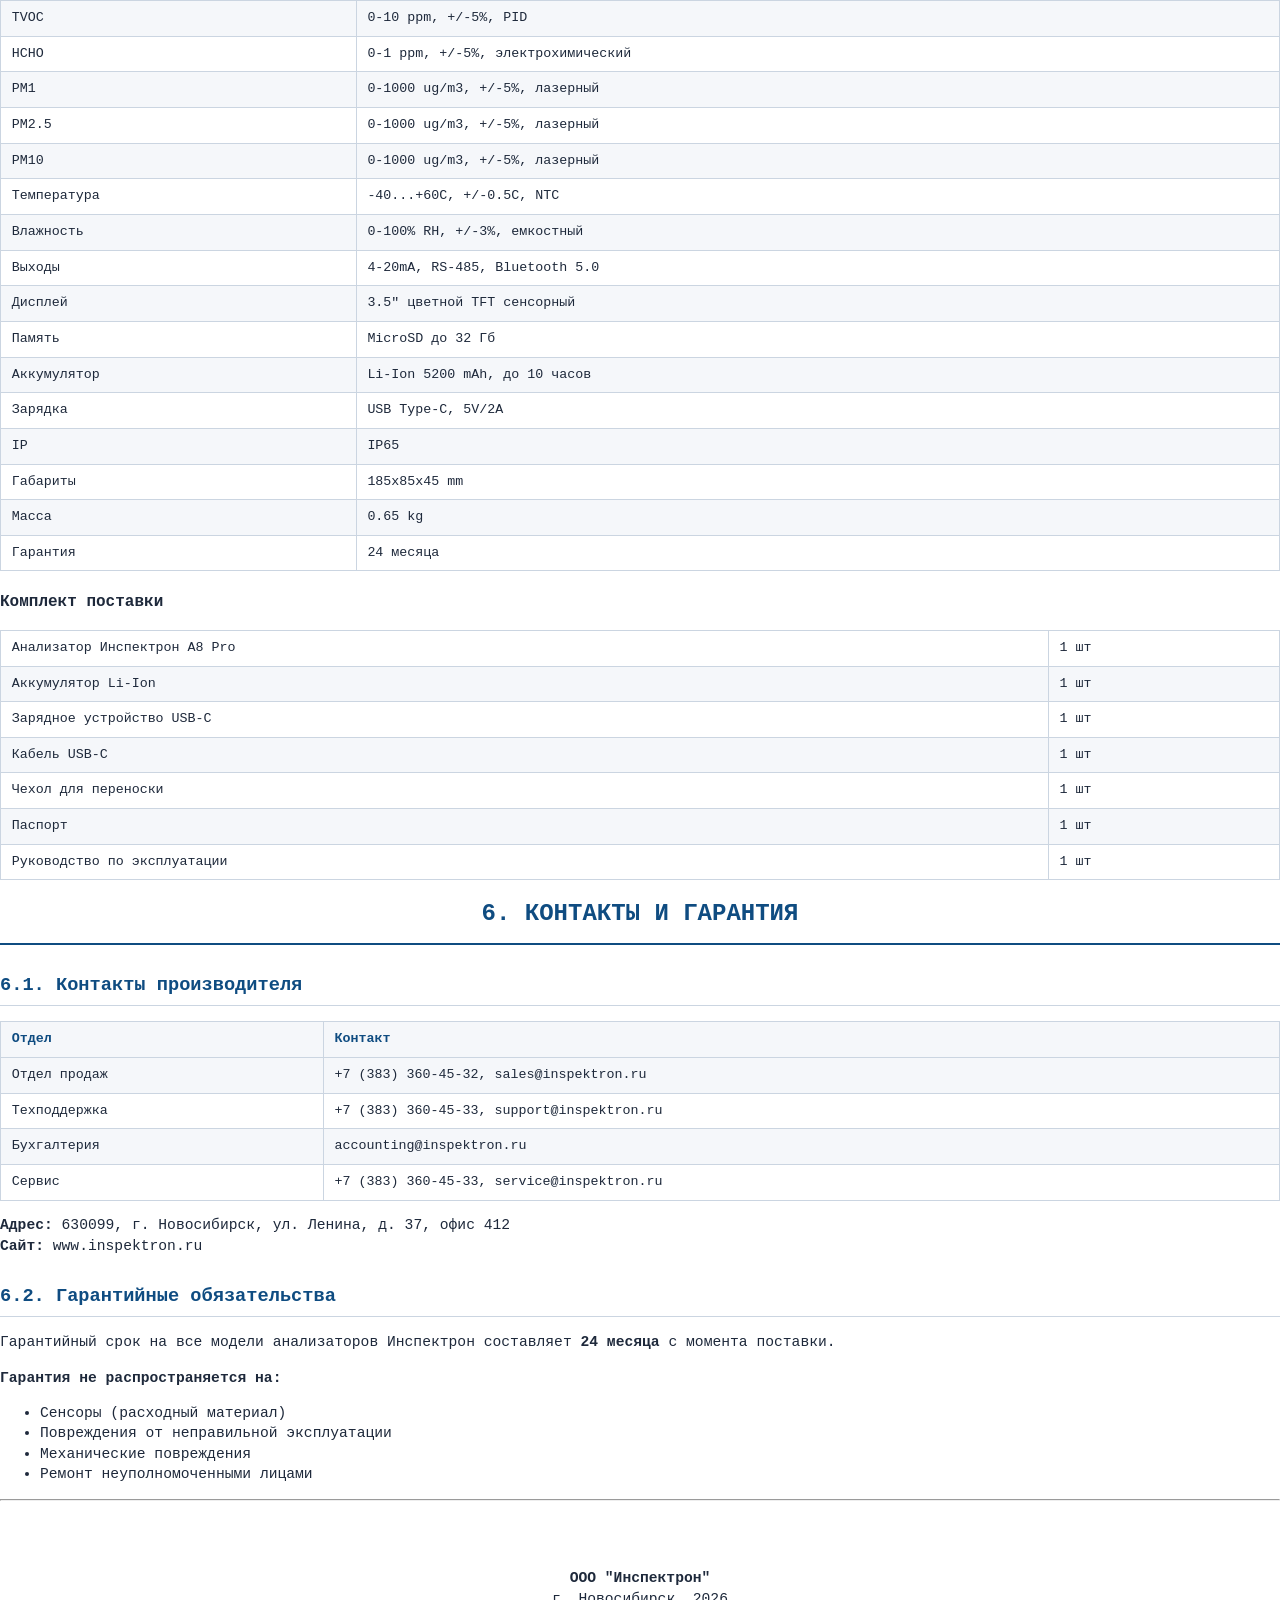
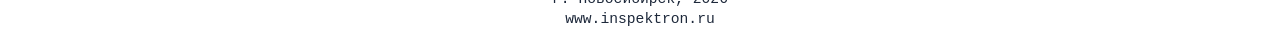
<file: docs/catalog.html>
<!DOCTYPE html>
<html lang="ru">
<head>
<meta charset="UTF-8">
<title>Каталог документации Инспектрон</title>
<style>
@page {
    size: A4;
    margin: 2cm;
    @bottom-center {
        content: "www.inspektron.ru - Новосибирск - 2026";
        font-size: 9pt;
        color: #64748B;
    }
    @top-center {
        content: "Инспектрон - Анализаторы качества воздуха";
        font-size: 10pt;
        color: #0F4C81;
    }
}
body {
    font-family: "Courier New", Courier, monospace;
    font-size: 11pt;
    line-height: 1.4;
    color: #1E293B;
    max-width: 100%;
    margin: 0;
    padding: 0;
}
h1 {
    font-size: 18pt;
    color: #0F4C81;
    text-align: center;
    margin-bottom: 20pt;
    border-bottom: 2px solid #0F4C81;
    padding-bottom: 10pt;
}
h2 {
    font-size: 14pt;
    color: #0F4C81;
    margin-top: 20pt;
    border-bottom: 1px solid #CBD5E1;
    padding-bottom: 5pt;
}
h3 {
    font-size: 12pt;
    color: #1E293B;
    margin-top: 15pt;
}
table {
    width: 100%;
    border-collapse: collapse;
    margin: 10pt 0;
    font-size: 10pt;
}
th, td {
    border: 1px solid #CBD5E1;
    padding: 6pt 8pt;
    text-align: left;
}
th {
    background-color: #F5F7FA;
    font-weight: bold;
    color: #0F4C81;
}
tr:nth-child(even) {
    background-color: #F5F7FA;
}
.title-page {
    text-align: center;
    padding: 100pt 0;
}
.title-page h1 {
    font-size: 24pt;
}
.title-page .subtitle {
    font-size: 14pt;
    color: #64748B;
    margin-bottom: 50pt;
}
.title-page .company {
    font-size: 16pt;
    margin-top: 50pt;
}
.toc {
    background-color: #F5F7FA;
    padding: 20pt;
    margin: 20pt 0;
}
.toc ul {
    list-style: none;
    padding-left: 0;
}
.toc li {
    padding: 5pt 0;
    border-bottom: 1px dotted #CBD5E1;
}
.certificate {
    border: 3px solid #0F4C81;
    padding: 20pt;
    margin: 20pt 0;
    background-color: #F5F7FA;
}
.protocol {
    border: 2px solid #0F4C81;
    padding: 15pt;
    margin: 15pt 0;
    background-color: #FFFFFF;
}
.signature {
    margin-top: 30pt;
    padding-top: 15pt;
    border-top: 1px solid #CBD5E1;
}
.footer {
    position: fixed;
    bottom: 0;
    width: 100%;
    text-align: center;
    font-size: 9pt;
    color: #64748B;
}
</style>
</head>
<body>

<!-- Титульная страница -->
<div class="title-page" style="page-break-after: always;">
<h1>КАТАЛОГ ДОКУМЕНТАЦИИ</h1>
<p class="subtitle">Анализаторы качества воздуха серии ДЕТЕКТРОН</p>
<p>Российское производство</p>
<div style="margin-top: 80pt;">
<p><strong>ООО «Инспектрон»</strong></p>
<p>г. Новосибирск, 2026</p>
</div>
</div>

<!-- Содержание -->
<div class="toc">
<h2>СОДЕРЖАНИЕ</h2>
<ol>
<li><a href="#section1">Общие сведения</a></li>
<li><a href="#section2">Инспектрон-100</a>
    <ul>
    <li>2.1 Протокол поверки</li>
    <li>2.2 Сертификат ТР ТС</li>
    <li>2.3 Руководство по эксплуатации</li>
    </ul>
</li>
<li><a href="#section3">Инспектрон-200</a>
    <ul>
    <li>3.1 Протокол поверки</li>
    <li>3.2 Сертификат ТР ТС</li>
    <li>3.3 Руководство по эксплуатации</li>
    </ul>
</li>
<li><a href="#section4">Инспектрон-300</a>
    <ul>
    <li>4.1 Протокол поверки</li>
    <li>4.2 Сертификат ТР ТС</li>
    <li>4.3 Руководство по эксплуатации</li>
    </ul>
</li>
<li><a href="#section5">Инспектрон A8 Pro</a>
    <ul>
    <li>5.1 Протокол поверки</li>
    <li>5.2 Сертификат ТР ТС</li>
    <li>5.3 Руководство по эксплуатации</li>
    </ul>
</li>
<li><a href="#section6">Контакты и гарантия</a></li>
</ol>
</div>

<!-- Раздел 1: Общие сведения -->
<h1 id="section1">1. ОБЩИЕ СВЕДЕНИЯ</h1>

<h2>1.1. Назначение и область применения</h2>
<p>Анализаторы воздуха серии <strong>Инспектрон</strong> предназначены для измерения концентрации газов и взвешенных частиц в воздухе атмосферы.</p>
<p><strong>Области применения:</strong></p>
<ul>
<li>Промышленная вентиляция и кондиционирование</li>
<li>Экологический мониторинг</li>
<li>Контроль качества воздуха в учреждениях здравоохранения</li>
<li>Санитарно-эпидемиологический контроль</li>
<li>Научные исследования</li>
</ul>

<h2>1.2. Технические характеристики серии</h2>
<table>
<tr><th>Параметр</th><th>Инспектрон-100</th><th>Инспектрон-200</th><th>Инспектрон-300</th><th>Инспектрон A8 Pro</th></tr>
<tr><td>CO2</td><td>400-5000 ppm</td><td>400-5000 ppm</td><td>400-10000 ppm</td><td>400-10000 ppm</td></tr>
<tr><td>CO</td><td>0-100 ppm</td><td>-</td><td>0-100 ppm</td><td>-</td></tr>
<tr><td>TVOC</td><td>-</td><td>0-10 ppm</td><td>0-10 ppm</td><td>0-10 ppm</td></tr>
<tr><td>HCHO</td><td>-</td><td>0-1 ppm</td><td>0-1 ppm</td><td>0-1 ppm</td></tr>
<tr><td>PM1</td><td>-</td><td>-</td><td>-</td><td>0-1000 ug/m3</td></tr>
<tr><td>PM2.5</td><td>0-1000 ug/m3</td><td>0-1000 ug/m3</td><td>0-1000 ug/m3</td><td>0-1000 ug/m3</td></tr>
<tr><td>PM10</td><td>0-1000 ug/m3</td><td>0-1000 ug/m3</td><td>0-1000 ug/m3</td><td>0-1000 ug/m3</td></tr>
<tr><td>Температура</td><td>-</td><td>-</td><td>-40...+60C</td><td>-40...+60C</td></tr>
<tr><td>Влажность</td><td>-</td><td>-</td><td>0-100% RH</td><td>0-100% RH</td></tr>
<tr><td>Точность</td><td>+/-2%</td><td>+/-5%</td><td>+/-2-5%</td><td>+/-2-5%</td></tr>
<tr><td>Выходы</td><td>4-20mA, RS-485</td><td>4-20mA, RS-485, 0-10V</td><td>4-20mA, RS-485, Wi-Fi</td><td>4-20mA, RS-485, BT</td></tr>
<tr><td>IP</td><td>IP54</td><td>IP54</td><td>IP65</td><td>IP65</td></tr>
<tr><td>Цена</td><td>45 000 руб</td><td>78 000 руб</td><td>125 000 руб</td><td>134 000 руб</td></tr>
<tr><td>Гарантия</td><td>24 мес</td><td>24 мес</td><td>24 мес</td><td>24 мес</td></tr>
</table>

<h2>1.3. Сертификация</h2>
<p>Все приборы серии Инспектрон сертифицированы и внесены в Федеральный информационный фонд по обеспечению единства измерений (ФГИС АРШИН).</p>

<!-- Раздел 2: Инспектрон-100 -->
<h1 id="section2">2. ДЕТЕКТРОН-100</h1>
<p><strong>Анализатор CO2, CO и взвешенных частиц</strong></p>
<p><strong>Серийный номер:</strong> DET-100-2026-0001</p>

<h2>2.1. ПРОТОКОЛ ПОВЕРКИ N ПП-100-001-2026</h2>
<div class="protocol">
<p><strong>Утверждаю</strong><br>Директор ООО "Метролайн"<br>_____________ А.В. Петров<br>"15" апреля 2026 г.</p>

<h3>Результаты измерений CO2</h3>
<table>
<tr><th>Номинал, ppm</th><th>Показания прибора</th><th>Погрешность, %</th><th>Норма, %</th></tr>
<tr><td>400</td><td>398</td><td>-0,50</td><td>+/-2,0</td></tr>
<tr><td>1000</td><td>1003</td><td>+0,30</td><td>+/-2,0</td></tr>
<tr><td>2500</td><td>2512</td><td>+0,48</td><td>+/-2,0</td></tr>
<tr><td>4000</td><td>3976</td><td>-0,60</td><td>+/-2,0</td></tr>
<tr><td>5000</td><td>5021</td><td>+0,42</td><td>+/-2,0</td></tr>
</table>

<h3>Результаты измерений CO</h3>
<table>
<tr><th>Номинал, ppm</th><th>Показания</th><th>Погрешность</th><th>Норма</th></tr>
<tr><td>0</td><td>0,2</td><td>-</td><td>+/-2,0</td></tr>
<tr><td>20</td><td>19,8</td><td>-1,00</td><td>+/-2,0</td></tr>
<tr><td>50</td><td>50,4</td><td>+0,80</td><td>+/-2,0</td></tr>
<tr><td>80</td><td>79,2</td><td>-1,00</td><td>+/-2,0</td></tr>
<tr><td>100</td><td>100,8</td><td>+0,80</td><td>+/-2,0</td></tr>
</table>

<h3>Результаты измерений PM2.5</h3>
<table>
<tr><th>Номинал, ug/m3</th><th>Показания</th><th>Погрешность</th><th>Норма</th></tr>
<tr><td>0</td><td>1</td><td>-</td><td>+/-5,0</td></tr>
<tr><td>100</td><td>98</td><td>-2,00</td><td>+/-5,0</td></tr>
<tr><td>500</td><td>492</td><td>-1,60</td><td>+/-5,0</td></tr>
<tr><td>800</td><td>816</td><td>+2,00</td><td>+/-5,0</td></tr>
<tr><td>1000</td><td>985</td><td>-1,50</td><td>+/-5,0</td></tr>
</table>

<p><strong>Заключение:</strong> Погрешность измерений соответствует требованиям ГОСТ Р 8.758-2011. Прибор признан годным к эксплуатации.</p>

<div class="signature">
<p>Подпись поверителя: _______________ М.С. Фролов</p>
<p>Печать: ООО "Метролайн"</p>
</div>
</div>

<h2>2.2. СЕРТИФИКАТ СООТВЕТСТВИЯ ТР ТС N РР-12345-2026/100</h2>
<div class="certificate">
<p><strong>ОРГАН ПО СЕРТИФИКАЦИИ:</strong> ООО "Сертификат-Сибирь"<br>
<strong>Адрес:</strong> 630099, г. Новосибирск, ул. Ленина, д. 37, офис 412<br>
<strong>Регистрационный номер:</strong> РОСС RU.0001.11АБ12</p>

<p><strong>СЕРТИФИКАТ СООТВЕТСТВИЯ</strong></p>
<p>Настоящий сертификат удостоверяет, что продукция:</p>
<p><strong>Анализатор концентрации газов и взвешенных частиц Инспектрон-100</strong></p>
<p><strong>Изготовитель:</strong> ООО "Инспектрон", ИНН 540000000000<br>
<strong>Адрес:</strong> 630099, г. Новосибирск, ул. Ленина, д. 37, офис 412</p>

<p><strong>Соответствует:</strong> ТР ТС 020/2011 "Электромагнитная совместимость технических средств"</p>
<p><strong>Протокол:</strong> N 2857-ТРТС от 10.04.2026</p>
<p><strong>Срок действия:</strong> с 20 апреля 2026 г. по 20 апреля 2031 г.</p>

<p>Руководитель органа: _______________ А.Н. Сидоров<br>
Эксперт: _______________ Е.В. Козлова</p>
<p>Печать: ООО "Сертификат-Сибирь"</p>
</div>

<h2>2.3. РУКОВОДСТВО ПО ЭКСПЛУАТАЦИИ</h2>

<h3>2.3.1. Назначение</h3>
<p>Анализатор Инспектрон-100 предназначен для непрерывного измерения концентрации углекислого газа (CO2), оксида углерода (CO) и взвешенных частиц PM1, PM2.5, PM10.</p>

<h3>2.3.2. Технические характеристики</h3>
<table>
<tr><td>Диапазон CO2</td><td>400-5000 ppm</td></tr>
<tr><td>Диапазон CO</td><td>0-100 ppm</td></tr>
<tr><td>Диапазон PM</td><td>0-1000 ug/m3</td></tr>
<tr><td>Погрешность CO2</td><td>+/-2%</td></tr>
<tr><td>Погрешность CO</td><td>+/-2%</td></tr>
<tr><td>Погрешность PM</td><td>+/-5%</td></tr>
<tr><td>Выходной сигнал</td><td>4-20 mA, RS-485 (Modbus RTU)</td></tr>
<tr><td>Питание</td><td>12-24 V DC</td></tr>
<tr><td>Мощность</td><td>&lt;=2 W</td></tr>
<tr><td>Габариты</td><td>180x120x65 mm</td></tr>
<tr><td>Масса</td><td>0,8 kg</td></tr>
<tr><td>Класс защиты</td><td>IP54</td></tr>
<tr><td>Рабочая температура</td><td>-20...+50C</td></tr>
</table>

<h3>2.3.3. Схема подключения</h3>
<pre>
     +24V  ------+---------+-------[+] БП
                 |         |
                GND ------+-------[-] БП
                          |
         +----------------+----------------+
         |        Инспектрон-100             |
         |                                   |
         |  4-20mA  ------->  SCADA          |
         |  RS-485 A ------>                 |
         |  RS-485 B ------>  Modbus         |
         +----------------------------------+
</pre>

<h3>2.3.4. Калибровка</h3>
<p>Калибровка проводится 1 раз в 12 месяцев. Подключить прибор к ПК через USB-UART адаптер, запустить ПО "Inspektron Calibrator".</p>

<h3>2.3.5. Требования безопасности</h3>
<ul>
<li>Не эксплуатировать при температуре выше +50C</li>
<li>Не допускать попадания влаги внутрь корпуса</li>
<li>Подключение производить при обесточенном оборудовании</li>
<li>Заземление корпуса обязательно</li>
</ul>

<!-- Раздел 3: Инспектрон-200 -->
<h1 id="section3">3. ДЕТЕКТРОН-200</h1>
<p><strong>Анализатор TVOC, HCHO и взвешенных частиц</strong></p>
<p><strong>Серийный номер:</strong> DET-200-2026-0001</p>

<h2>3.1. ПРОТОКОЛ ПОВЕРКИ N ПП-200-002-2026</h2>
<div class="protocol">
<p><strong>Дата:</strong> 18 апреля 2026 г.</p>

<h3>Результаты измерений TVOC</h3>
<table>
<tr><th>Номинал, ppm</th><th>Показания</th><th>Погрешность, %</th><th>Норма, %</th></tr>
<tr><td>0</td><td>0,03</td><td>-</td><td>+/-5,0</td></tr>
<tr><td>2</td><td>2,08</td><td>+4,00</td><td>+/-5,0</td></tr>
<tr><td>5</td><td>4,85</td><td>-3,00</td><td>+/-5,0</td></tr>
<tr><td>8</td><td>7,76</td><td>-3,00</td><td>+/-5,0</td></tr>
<tr><td>10</td><td>10,20</td><td>+2,00</td><td>+/-5,0</td></tr>
</table>

<h3>Результаты измерений HCHO</h3>
<table>
<tr><th>Номинал, mg/m3</th><th>Показания</th><th>Погрешность, %</th></tr>
<tr><td>0</td><td>0,002</td><td>-</td></tr>
<tr><td>0,2</td><td>0,194</td><td>-3,00</td></tr>
<tr><td>0,5</td><td>0,515</td><td>+3,00</td></tr>
<tr><td>0,8</td><td>0,776</td><td>-3,00</td></tr>
<tr><td>1,0</td><td>1,030</td><td>+3,00</td></tr>
</table>

<p><strong>Заключение:</strong> Прибор годен к эксплуатации.</p>
</div>

<h2>3.2. СЕРТИФИКАТ ТР ТС N РР-12346-2026/200</h2>
<div class="certificate">
<p><strong>Срок действия:</strong> с 22 апреля 2026 г. по 22 апреля 2031 г.</p>
<p>Руководитель: А.Н. Сидоров | Эксперт: Е.В. Козлова</p>
</div>

<h2>3.3. РУКОВОДСТВО ПО ЭКСПЛУАТАЦИИ</h2>
<table>
<tr><td>Диапазон TVOC</td><td>0-10 ppm</td></tr>
<tr><td>Диапазон HCHO</td><td>0-1 mg/m3</td></tr>
<tr><td>Погрешность</td><td>+/-5%</td></tr>
<tr><td>Выходы</td><td>4-20mA, RS-485, 0-10V</td></tr>
<tr><td>Габариты</td><td>200x140x80 mm</td></tr>
<tr><td>Масса</td><td>1,8 kg</td></tr>
</table>

<h3>Карта регистров Modbus</h3>
<table>
<tr><th>Адрес</th><th>Название</th><th>Описание</th></tr>
<tr><td>0x0000</td><td>CO2_PPM</td><td>Концентрация CO2, ppm</td></tr>
<tr><td>0x0002</td><td>TVOC_PPB</td><td>Концентрация TVOC, ppb</td></tr>
<tr><td>0x0004</td><td>HCHO_MGM3</td><td>Концентрация HCHO, mg/m3</td></tr>
<tr><td>0x0006</td><td>PM25_UGM3</td><td>Концентрация PM2.5, ug/m3</td></tr>
<tr><td>0x0008</td><td>PM10_UGM3</td><td>Концентрация PM10, ug/m3</td></tr>
</table>

<!-- Раздел 4: Инспектрон-300 -->
<h1 id="section4">4. ДЕТЕКТРОН-300</h1>
<p><strong>Переносной анализатор всех параметров</strong></p>
<p><strong>Серийный номер:</strong> DET-300-2026-0001</p>

<h2>4.1. ПРОТОКОЛ ПОВЕРКИ N ПП-300-003-2026</h2>
<div class="protocol">
<p><strong>Дата:</strong> 20 апреля 2026 г.</p>

<h3>Результаты измерений температуры</h3>
<table>
<tr><th>Номинал, C</th><th>Показания</th><th>Погрешность, C</th></tr>
<tr><td>-20</td><td>-19,8</td><td>+0,2</td></tr>
<tr><td>0</td><td>0,2</td><td>+0,2</td></tr>
<tr><td>20</td><td>19,9</td><td>-0,1</td></tr>
<tr><td>40</td><td>40,1</td><td>+0,1</td></tr>
<tr><td>60</td><td>59,8</td><td>-0,2</td></tr>
</table>

<h3>Результаты измерений влажности</h3>
<table>
<tr><th>Номинал, %</th><th>Показания</th><th>Погрешность, %</th></tr>
<tr><td>0</td><td>0,5</td><td>+0,5</td></tr>
<tr><td>30</td><td>29,4</td><td>-2,0</td></tr>
<tr><td>60</td><td>61,2</td><td>+2,0</td></tr>
<tr><td>80</td><td>78,6</td><td>-1,8</td></tr>
<tr><td>100</td><td>102,4</td><td>+2,4</td></tr>
</table>

<p><strong>Заключение:</strong> Прибор годен к эксплуатации.</p>
</div>

<h2>4.2. СЕРТИФИКАТ ТР ТС N РР-12347-2026/300</h2>
<div class="certificate">
<p><strong>Срок действия:</strong> с 25 апреля 2026 г. по 25 апреля 2031 г.</p>
</div>

<h2>4.3. РУКОВОДСТВО ПО ЭКСПЛУАТАЦИИ</h2>
<table>
<tr><td>Диапазон CO2</td><td>400-10000 ppm</td></tr>
<tr><td>Диапазон TVOC</td><td>0-10 ppm</td></tr>
<tr><td>Диапазон HCHO</td><td>0-1 mg/m3</td></tr>
<tr><td>Диапазон PM</td><td>0-1000 ug/m3</td></tr>
<tr><td>Температура</td><td>-40...+60C</td></tr>
<tr><td>Влажность</td><td>0-100% RH</td></tr>
<tr><td>Выходы</td><td>4-20mA, RS-485, Wi-Fi, USB</td></tr>
<tr><td>Дисплей</td><td>4.3" цветной сенсорный</td></tr>
<tr><td>Автономное время</td><td>до 8 часов</td></tr>
<tr><td>Габариты</td><td>220x160x90 mm</td></tr>
<tr><td>Масса</td><td>2,2 kg</td></tr>
<tr><td>IP</td><td>IP65</td></tr>
</table>

<h3>Режимы работы</h3>
<ol>
<li><strong>Мониторинг</strong> - непрерывное отображение всех параметров</li>
<li><strong>Логирование</strong> - запись данных на SD-карту</li>
<li><strong>Тренды</strong> - графики изменения параметров</li>
<li><strong>Тревога</strong> - сигнализация при превышении ПДК</li>
</ol>

<h3>Калибровочные точки</h3>
<table>
<tr><th>Параметр</th><th>Точка 1</th><th>Точка 2</th><th>Точка 3</th></tr>
<tr><td>CO2</td><td>400 ppm</td><td>2500 ppm</td><td>5000 ppm</td></tr>
<tr><td>TVOC</td><td>0</td><td>5 ppm</td><td>10 ppm</td></tr>
<tr><td>HCHO</td><td>0</td><td>0,5 ppm</td><td>1,0 ppm</td></tr>
<tr><td>Температура</td><td>0C</td><td>20C</td><td>40C</td></tr>
<tr><td>Влажность</td><td>20%</td><td>60%</td><td>80%</td></tr>
</table>

<!-- Раздел 5: Инспектрон A8 Pro -->
<h1 id="section5">5. A8-PRO</h1>
<p><strong>Переносной анализатор воздуха (8 параметров)</strong></p>
<p><strong>Серийный номер:</strong> A8-PRO-2026-0001</p>
<p><strong>Цена:</strong> 134 000 руб.</p>

<h2>5.1. ПРОТОКОЛ ПОВЕРКИ N ПП-A8-001-2026</h2>
<div class="protocol">
<p><strong>Дата:</strong> 22 апреля 2026 г.</p>

<h3>Результаты измерений CO2</h3>
<table>
<tr><th>Номинал, ppm</th><th>Показания</th><th>Погрешность, %</th></tr>
<tr><td>400</td><td>398</td><td>-0,50</td></tr>
<tr><td>1000</td><td>1005</td><td>+0,50</td></tr>
<tr><td>5000</td><td>5010</td><td>+0,20</td></tr>
<tr><td>10000</td><td>10030</td><td>+0,30</td></tr>
</table>

<h3>Результаты измерений TVOC</h3>
<table>
<tr><th>Номинал, ppm</th><th>Показания</th><th>Погрешность, %</th></tr>
<tr><td>0</td><td>0,02</td><td>-</td></tr>
<tr><td>2</td><td>1,96</td><td>-2,00</td></tr>
<tr><td>5</td><td>5,10</td><td>+2,00</td></tr>
<tr><td>10</td><td>10,15</td><td>+1,50</td></tr>
</table>

<h3>Результаты измерений температуры</h3>
<table>
<tr><th>Номинал, C</th><th>Показания</th><th>Погрешность, C</th></tr>
<tr><td>-20</td><td>-19,9</td><td>+0,1</td></tr>
<tr><td>0</td><td>0,1</td><td>+0,1</td></tr>
<tr><td>20</td><td>20,0</td><td>0</td></tr>
<tr><td>40</td><td>39,9</td><td>-0,1</td></tr>
<tr><td>60</td><td>60,1</td><td>+0,1</td></tr>
</table>

<h3>Результаты измерений влажности</h3>
<table>
<tr><th>Номинал, %</th><th>Показания</th><th>Погрешность, %</th></tr>
<tr><td>0</td><td>0,3</td><td>+0,3</td></tr>
<tr><td>30</td><td>29,5</td><td>-1,7</td></tr>
<tr><td>60</td><td>60,8</td><td>+1,3</td></tr>
<tr><td>80</td><td>79,2</td><td>-1,0</td></tr>
<tr><td>100</td><td>101,5</td><td>+1,5</td></tr>
</table>

<p><strong>Заключение:</strong> Прибор годен к эксплуатации. Погрешность в пределах нормы.</p>
</div>

<h2>5.2. СЕРТИФИКАТ ТР ТС N РР-12348-2026/A8</h2>
<div class="certificate">
<p><strong>ОРГАН ПО СЕРТИФИКАЦИИ:</strong> ООО "Сертификат-Сибирь"</p>
<p><strong>ПРОДУКЦИЯ:</strong> Переносной анализатор воздуха Инспектрон A8 Pro</p>
<p><strong>Срок действия:</strong> с 28 апреля 2026 г. по 28 апреля 2031 г.</p>
</div>

<h2>5.3. РУКОВОДСТВО ПО ЭКСПЛУАТАЦИИ</h2>

<h3>Технические характеристики</h3>
<table>
<tr><td>CO2</td><td>400-10000 ppm, +/-2%, NDIR</td></tr>
<tr><td>TVOC</td><td>0-10 ppm, +/-5%, PID</td></tr>
<tr><td>HCHO</td><td>0-1 ppm, +/-5%, электрохимический</td></tr>
<tr><td>PM1</td><td>0-1000 ug/m3, +/-5%, лазерный</td></tr>
<tr><td>PM2.5</td><td>0-1000 ug/m3, +/-5%, лазерный</td></tr>
<tr><td>PM10</td><td>0-1000 ug/m3, +/-5%, лазерный</td></tr>
<tr><td>Температура</td><td>-40...+60C, +/-0.5C, NTC</td></tr>
<tr><td>Влажность</td><td>0-100% RH, +/-3%, емкостный</td></tr>
<tr><td>Выходы</td><td>4-20mA, RS-485, Bluetooth 5.0</td></tr>
<tr><td>Дисплей</td><td>3.5" цветной TFT сенсорный</td></tr>
<tr><td>Память</td><td>MicroSD до 32 Гб</td></tr>
<tr><td>Аккумулятор</td><td>Li-Ion 5200 mAh, до 10 часов</td></tr>
<tr><td>Зарядка</td><td>USB Type-C, 5V/2A</td></tr>
<tr><td>IP</td><td>IP65</td></tr>
<tr><td>Габариты</td><td>185x85x45 mm</td></tr>
<tr><td>Масса</td><td>0.65 kg</td></tr>
<tr><td>Гарантия</td><td>24 месяца</td></tr>
</table>

<h3>Комплект поставки</h3>
<table>
<tr><td>Анализатор Инспектрон A8 Pro</td><td>1 шт</td></tr>
<tr><td>Аккумулятор Li-Ion</td><td>1 шт</td></tr>
<tr><td>Зарядное устройство USB-C</td><td>1 шт</td></tr>
<tr><td>Кабель USB-C</td><td>1 шт</td></tr>
<tr><td>Чехол для переноски</td><td>1 шт</td></tr>
<tr><td>Паспорт</td><td>1 шт</td></tr>
<tr><td>Руководство по эксплуатации</td><td>1 шт</td></tr>
</table>

<!-- Раздел 6: Контакты -->
<h1 id="section6">6. КОНТАКТЫ И ГАРАНТИЯ</h1>

<h2>6.1. Контакты производителя</h2>
<table>
<tr><th>Отдел</th><th>Контакт</th></tr>
<tr><td>Отдел продаж</td><td>+7 (383) 360-45-32, sales@inspektron.ru</td></tr>
<tr><td>Техподдержка</td><td>+7 (383) 360-45-33, support@inspektron.ru</td></tr>
<tr><td>Бухгалтерия</td><td>accounting@inspektron.ru</td></tr>
<tr><td>Сервис</td><td>+7 (383) 360-45-33, service@inspektron.ru</td></tr>
</table>

<p><strong>Адрес:</strong> 630099, г. Новосибирск, ул. Ленина, д. 37, офис 412<br>
<strong>Сайт:</strong> www.inspektron.ru</p>

<h2>6.2. Гарантийные обязательства</h2>
<p>Гарантийный срок на все модели анализаторов Инспектрон составляет <strong>24 месяца</strong> с момента поставки.</p>
<p><strong>Гарантия не распространяется на:</strong></p>
<ul>
<li>Сенсоры (расходный материал)</li>
<li>Повреждения от неправильной эксплуатации</li>
<li>Механические повреждения</li>
<li>Ремонт неуполномоченными лицами</li>
</ul>

<hr>
<p style="text-align: center; margin-top: 50pt;">
<strong>ООО "Инспектрон"</strong><br>
г. Новосибирск, 2026<br>
www.inspektron.ru
</p>

</body>
</html>
</file>
<file: css/style.css>
:root {
  --bg-primary: #F5F7FA;
  --text-primary: #1E293B;
  --text-secondary: #64748B;
  --accent: #0F4C81;
  --accent-hover: #0D3E6B;
  --border: #CBD5E1;
  --success: #16A34A;
  --error: #DC2626;
  --white: #FFFFFF;
  --font-main: 'Inter', 'Roboto', -apple-system, BlinkMacSystemFont, sans-serif;
  --font-mono: 'JetBrains Mono', 'Consolas', 'Monaco', monospace;
}

* {
  margin: 0;
  padding: 0;
  box-sizing: border-box;
}

html {
  scroll-behavior: smooth;
}

body {
  font-family: var(--font-main);
  font-size: 16px;
  line-height: 1.6;
  color: var(--text-primary);
  background-color: var(--bg-primary);
}

.container {
  max-width: 1200px;
  margin: 0 auto;
  padding: 0 20px;
}

a {
  color: var(--accent);
  text-decoration: none;
  transition: color 0.2s;
}

a:hover {
  color: var(--accent-hover);
}

h1, h2, h3, h4, h5, h6 {
  font-weight: 600;
  line-height: 1.3;
  color: var(--text-primary);
}

h1 { font-size: 2.5rem; margin-bottom: 1rem; }
h2 { font-size: 2rem; margin-bottom: 0.75rem; }
h3 { font-size: 1.5rem; margin-bottom: 0.5rem; }

p { margin-bottom: 1rem; }

.btn {
  display: inline-flex;
  align-items: center;
  justify-content: center;
  padding: 12px 24px;
  font-family: var(--font-main);
  font-size: 1rem;
  font-weight: 500;
  border: none;
  border-radius: 0;
  cursor: pointer;
  transition: background-color 0.2s;
  text-decoration: none;
}

.btn-primary {
  background-color: var(--accent);
  color: var(--white);
}

.btn-primary:hover {
  background-color: var(--accent-hover);
  color: var(--white);
}

.btn-secondary {
  background-color: transparent;
  color: var(--accent);
  border: 2px solid var(--accent);
}

.btn-secondary:hover {
  background-color: var(--accent);
  color: var(--white);
}

.btn-download {
  display: inline-flex;
  align-items: center;
  gap: 8px;
}

.btn-download svg {
  width: 18px;
  height: 18px;
}

/* Header */
.header {
  background-color: var(--white);
  border-bottom: 1px solid var(--border);
  position: sticky;
  top: 0;
  z-index: 100;
}

.header__inner {
  display: flex;
  align-items: center;
  justify-content: space-between;
  padding: 16px 0;
  gap: 20px;
}

.logo {
  display: flex;
  align-items: center;
  gap: 12px;
  font-size: 1.5rem;
  font-weight: 700;
  color: var(--text-primary);
}

.logo svg {
  width: 40px;
  height: 40px;
  fill: var(--accent);
}

.nav {
  display: flex;
  gap: 32px;
}

.nav a {
  color: var(--text-primary);
  font-weight: 500;
  position: relative;
}

.nav a::after {
  content: '';
  position: absolute;
  bottom: -4px;
  left: 0;
  width: 0;
  height: 2px;
  background-color: var(--accent);
  transition: width 0.2s;
}

.nav a:hover::after,
.nav a.active::after {
  width: 100%;
}

.header__contacts {
  display: flex;
  align-items: center;
  gap: 20px;
}

.header__phone {
  font-weight: 600;
  color: var(--text-primary);
}

.header__callback {
  font-size: 0.875rem;
  color: var(--accent);
}

/* Hero Section */
.hero {
  background-color: var(--white);
  padding: 80px 0;
  border-bottom: 1px solid var(--border);
}

.hero__inner {
  display: grid;
  grid-template-columns: 1fr 1fr;
  gap: 60px;
  align-items: center;
}

.hero__content h1 {
  font-size: 2.75rem;
  margin-bottom: 24px;
}

.hero__subtitle {
  font-size: 1.25rem;
  color: var(--text-secondary);
  margin-bottom: 32px;
  line-height: 1.6;
}

.hero__buttons {
  display: flex;
  gap: 16px;
  flex-wrap: wrap;
}

.hero__image {
  display: flex;
  align-items: center;
  justify-content: center;
  background-color: var(--bg-primary);
  border: 1px solid var(--border);
  padding: 40px;
}

.hero__image svg {
  width: 100%;
  max-width: 400px;
  height: auto;
}

/* Advantages Section */
.advantages {
  padding: 80px 0;
}

.advantages h2 {
  text-align: center;
  margin-bottom: 48px;
}

.advantages__grid {
  display: grid;
  grid-template-columns: repeat(3, 1fr);
  gap: 32px;
}

.advantage-card {
  background-color: var(--white);
  border: 1px solid var(--border);
  padding: 32px;
  text-align: center;
}

.advantage-card__icon {
  width: 48px;
  height: 48px;
  margin: 0 auto 16px;
}

.advantage-card__icon svg {
  width: 100%;
  height: 100%;
  stroke: var(--accent);
  fill: none;
}

.advantage-card h3 {
  font-size: 1.125rem;
  margin-bottom: 8px;
}

.advantage-card p {
  color: var(--text-secondary);
  font-size: 0.875rem;
  margin-bottom: 0;
}

/* Comparison Section */
.comparison {
  padding: 80px 0;
  background-color: var(--white);
}

.comparison h2 {
  text-align: center;
  margin-bottom: 48px;
}

.table-wrapper {
  overflow-x: auto;
  border: 1px solid var(--border);
}

.table {
  width: 100%;
  border-collapse: collapse;
  font-family: var(--font-mono);
  font-size: 0.875rem;
}

.table th,
.table td {
  padding: 16px;
  text-align: left;
  border-bottom: 1px solid var(--border);
}

.table th {
  background-color: var(--bg-primary);
  font-weight: 600;
  font-family: var(--font-main);
}

.table tr:nth-child(even) {
  background-color: var(--bg-primary);
}

.table tr:hover {
  background-color: #EBF0F6;
}

.table .price {
  font-weight: 600;
  color: var(--accent);
}

.table__actions {
  display: flex;
  gap: 12px;
}

.table__actions .btn {
  padding: 8px 16px;
  font-size: 0.875rem;
}

/* Industries Section */
.industries {
  padding: 80px 0;
}

.industries h2 {
  text-align: center;
  margin-bottom: 48px;
}

.industries__grid {
  display: grid;
  grid-template-columns: repeat(3, 1fr);
  gap: 32px;
}

.industry-card {
  background-color: var(--white);
  border: 1px solid var(--border);
  padding: 32px;
}

.industry-card__icon {
  width: 40px;
  height: 40px;
  margin-bottom: 16px;
}

.industry-card__icon svg {
  width: 100%;
  height: 100%;
  stroke: var(--accent);
  fill: none;
}

.industry-card h3 {
  font-size: 1.125rem;
  margin-bottom: 12px;
}

.industry-card p {
  color: var(--text-secondary);
  font-size: 0.875rem;
  margin-bottom: 0;
}

/* Lead Form Section */
.lead-form {
  padding: 80px 0;
  background-color: var(--white);
}

.lead-form h2 {
  text-align: center;
  margin-bottom: 16px;
}

.lead-form__subtitle {
  text-align: center;
  color: var(--text-secondary);
  margin-bottom: 48px;
}

.form-grid {
  display: grid;
  grid-template-columns: repeat(2, 1fr);
  gap: 24px;
  max-width: 800px;
  margin: 0 auto;
}

.form-group {
  display: flex;
  flex-direction: column;
  gap: 8px;
}

.form-group.full-width {
  grid-column: 1 / -1;
}

.form-group label {
  font-weight: 500;
  font-size: 0.875rem;
}

.form-group input,
.form-group select,
.form-group textarea {
  padding: 12px 16px;
  border: 1px solid var(--border);
  font-family: var(--font-main);
  font-size: 1rem;
  background-color: var(--white);
  transition: border-color 0.2s;
}

.form-group input:focus,
.form-group select:focus,
.form-group textarea:focus {
  outline: none;
  border-color: var(--accent);
}

.form-group textarea {
  min-height: 120px;
  resize: vertical;
}

.form-checkbox {
  display: flex;
  align-items: flex-start;
  gap: 12px;
}

.form-checkbox input {
  width: 20px;
  height: 20px;
  margin-top: 2px;
}

.form-checkbox label {
  font-size: 0.875rem;
  color: var(--text-secondary);
}

.form-submit {
  text-align: center;
  margin-top: 32px;
}

.form-submit .btn {
  min-width: 200px;
}

/* SEO Text Section */
.seo-text {
  padding: 80px 0;
}

.seo-text__content {
  max-width: 800px;
  margin: 0 auto;
}

.seo-text h2 {
  margin-bottom: 24px;
}

.seo-text p {
  color: var(--text-secondary);
}

/* Footer */
.footer {
  background-color: var(--text-primary);
  color: var(--white);
  padding: 60px 0 30px;
}

.footer__inner {
  display: grid;
  grid-template-columns: 2fr 1fr 1fr 1fr;
  gap: 40px;
  margin-bottom: 40px;
}

.footer__about .logo {
  color: var(--white);
  margin-bottom: 16px;
}

.footer__about p {
  color: var(--text-secondary);
  font-size: 0.875rem;
  margin-bottom: 0;
}

.footer__nav h4 {
  color: var(--white);
  font-size: 1rem;
  margin-bottom: 20px;
}

.footer__nav ul {
  list-style: none;
}

.footer__nav li {
  margin-bottom: 12px;
}

.footer__nav a {
  color: var(--text-secondary);
  font-size: 0.875rem;
}

.footer__nav a:hover {
  color: var(--white);
}

.footer__contacts p {
  color: var(--text-secondary);
  font-size: 0.875rem;
  margin-bottom: 8px;
}

.footer__contacts a {
  color: var(--white);
}

.footer__bottom {
  border-top: 1px solid rgba(255,255,255,0.1);
  padding-top: 20px;
  display: flex;
  justify-content: space-between;
  align-items: center;
}

.footer__bottom p {
  color: var(--text-secondary);
  font-size: 0.75rem;
  margin-bottom: 0;
}

/* Page Header */
.page-header {
  background-color: var(--white);
  padding: 40px 0;
  border-bottom: 1px solid var(--border);
}

.page-header h1 {
  margin-bottom: 8px;
}

.page-header p {
  color: var(--text-secondary);
  margin-bottom: 0;
}

/* Breadcrumbs */
.breadcrumbs {
  padding: 16px 0;
}

.breadcrumbs__list {
  display: flex;
  gap: 8px;
  list-style: none;
  font-size: 0.875rem;
}

.breadcrumbs__list li {
  display: flex;
  align-items: center;
  gap: 8px;
}

.breadcrumbs__list li::after {
  content: '›';
  color: var(--text-secondary);
}

.breadcrumbs__list li:last-child::after {
  display: none;
}

.breadcrumbs__list a {
  color: var(--text-secondary);
}

.breadcrumbs__list a:hover {
  color: var(--accent);
}

.breadcrumbs__list span {
  color: var(--text-primary);
}

/* Product Card Page */
.product-hero {
  padding: 60px 0;
}

.product-hero__inner {
  display: grid;
  grid-template-columns: 1fr 1.5fr;
  gap: 60px;
  align-items: start;
}

.product-hero__image {
  background-color: var(--white);
  border: 1px solid var(--border);
  padding: 40px;
  display: flex;
  align-items: center;
  justify-content: center;
}

.product-hero__image svg {
  width: 100%;
  max-width: 300px;
  height: auto;
}

.product-hero__info h1 {
  margin-bottom: 8px;
}

.product-hero__status {
  display: inline-block;
  padding: 4px 12px;
  background-color: var(--success);
  color: var(--white);
  font-size: 0.75rem;
  font-weight: 600;
  text-transform: uppercase;
  margin-bottom: 24px;
}

.product-hero__desc {
  color: var(--text-secondary);
  margin-bottom: 32px;
}

/* Product Parameters */
.product-params {
  padding: 60px 0;
  background-color: var(--white);
}

.product-params h2 {
  margin-bottom: 32px;
}

.params-table {
  max-width: 800px;
}

.params-table .table {
  font-size: 0.875rem;
}

.params-table .table th {
  width: 40%;
}

/* Connection Scheme */
.connection-scheme {
  padding: 60px 0;
}

.connection-scheme h2 {
  margin-bottom: 32px;
}

.scheme-container {
  background-color: var(--white);
  border: 1px solid var(--border);
  padding: 40px;
  display: flex;
  justify-content: center;
}

.scheme-container svg {
  max-width: 100%;
  height: auto;
}

/* Documentation */
.documentation {
  padding: 60px 0;
  background-color: var(--white);
}

.documentation h2 {
  margin-bottom: 32px;
}

.docs-grid {
  display: grid;
  grid-template-columns: repeat(4, 1fr);
  gap: 24px;
}

.doc-card {
  background-color: var(--bg-primary);
  border: 1px solid var(--border);
  padding: 24px;
  text-align: center;
}

.doc-card__icon {
  width: 40px;
  height: 40px;
  margin: 0 auto 16px;
}

.doc-card__icon svg {
  width: 100%;
  height: 100%;
  stroke: var(--accent);
  fill: none;
}

.doc-card h4 {
  font-size: 0.875rem;
  margin-bottom: 8px;
}

.doc-card .btn {
  width: 100%;
  padding: 8px 16px;
  font-size: 0.75rem;
}

/* Order Block */
.order-block {
  padding: 60px 0;
  background-color: var(--white);
}

.order-block h2 {
  margin-bottom: 32px;
}

.order-form {
  max-width: 600px;
  margin: 0 auto;
}

.order-form .form-checkbox {
  margin-bottom: 24px;
}

/* About Page */
.about-hero {
  padding: 60px 0;
}

.about-hero__inner {
  display: grid;
  grid-template-columns: 1fr 1fr;
  gap: 60px;
  align-items: center;
}

.about-hero__text p {
  color: var(--text-secondary);
}

/* Timeline */
.timeline {
  padding: 60px 0;
  background-color: var(--white);
}

.timeline h2 {
  margin-bottom: 48px;
}

.timeline__items {
  position: relative;
  max-width: 800px;
  margin: 0 auto;
}

.timeline__items::before {
  content: '';
  position: absolute;
  left: 50%;
  top: 0;
  bottom: 0;
  width: 2px;
  background-color: var(--border);
}

.timeline__item {
  display: flex;
  justify-content: flex-end;
  padding-right: calc(50% + 30px);
  position: relative;
  margin-bottom: 40px;
}

.timeline__item:nth-child(even) {
  justify-content: flex-start;
  padding-right: 0;
  padding-left: calc(50% + 30px);
}

.timeline__item::before {
  content: '';
  position: absolute;
  left: 50%;
  top: 0;
  width: 16px;
  height: 16px;
  background-color: var(--accent);
  border-radius: 50%;
  transform: translateX(-50%);
}

.timeline__content {
  background-color: var(--white);
  border: 1px solid var(--border);
  padding: 24px;
  max-width: 400px;
}

.timeline__year {
  font-weight: 600;
  color: var(--accent);
  margin-bottom: 8px;
}

.timeline__content h3 {
  font-size: 1.125rem;
  margin-bottom: 8px;
}

.timeline__content p {
  color: var(--text-secondary);
  font-size: 0.875rem;
  margin-bottom: 0;
}

/* Certificates */
.certificates {
  padding: 60px 0;
}

.certificates h2 {
  margin-bottom: 48px;
  text-align: center;
}

.certificates__grid {
  display: grid;
  grid-template-columns: repeat(4, 1fr);
  gap: 24px;
}

.cert-card {
  background-color: var(--white);
  border: 1px solid var(--border);
  padding: 24px;
  text-align: center;
}

.cert-card__image {
  background-color: var(--bg-primary);
  height: 120px;
  display: flex;
  align-items: center;
  justify-content: center;
  margin-bottom: 16px;
}

.cert-card__image svg {
  width: 60px;
  height: 60px;
  stroke: var(--text-secondary);
  fill: none;
}

.cert-card h4 {
  font-size: 0.875rem;
}

/* Comparison Table (About) */
.comparison-table {
  padding: 60px 0;
  background-color: var(--white);
}

.comparison-table h2 {
  margin-bottom: 32px;
}

/* Service Page */
.service-block {
  padding: 60px 0;
}

.service-block h2 {
  margin-bottom: 32px;
}

.service-block p {
  color: var(--text-secondary);
}

.service-grid {
  display: grid;
  grid-template-columns: repeat(2, 1fr);
  gap: 24px;
  margin-top: 32px;
}

.service-card {
  background-color: var(--white);
  border: 1px solid var(--border);
  padding: 32px;
}

.service-card h3 {
  margin-bottom: 16px;
}

.service-card ul {
  list-style: none;
}

.service-card li {
  padding: 8px 0;
  border-bottom: 1px solid var(--border);
  display: flex;
  justify-content: space-between;
}

.service-card li:last-child {
  border-bottom: none;
}

.service-card .label {
  color: var(--text-secondary);
}

.service-card .value {
  font-weight: 500;
}

/* FAQ */
.faq {
  padding: 60px 0;
  background-color: var(--white);
}

.faq h2 {
  margin-bottom: 32px;
}

.faq__items {
  max-width: 800px;
  margin: 0 auto;
}

.faq__item {
  border-bottom: 1px solid var(--border);
}

.faq__question {
  padding: 24px 0;
  display: flex;
  justify-content: space-between;
  align-items: center;
  cursor: pointer;
  font-weight: 500;
}

.faq__question svg {
  width: 24px;
  height: 24px;
  stroke: var(--text-secondary);
  transition: transform 0.2s;
}

.faq__item.active .faq__question svg {
  transform: rotate(180deg);
}

.faq__answer {
  padding-bottom: 24px;
  display: none;
}

.faq__item.active .faq__answer {
  display: block;
}

.faq__answer p {
  color: var(--text-secondary);
  margin-bottom: 0;
}

/* Contacts Page */
.contacts-grid {
  padding: 60px 0;
}

.contacts-grid__inner {
  display: grid;
  grid-template-columns: 1fr 1fr;
  gap: 60px;
}

.contacts-info__block {
  margin-bottom: 32px;
}

.contacts-info__block h3 {
  margin-bottom: 16px;
}

.contacts-info__block p {
  color: var(--text-secondary);
}

.contacts-info__block a {
  display: block;
  color: var(--text-primary);
  font-weight: 500;
}

.contacts-info__block .phone {
  font-size: 1.5rem;
  font-weight: 600;
  color: var(--accent);
}

.contacts-map {
  background-color: var(--white);
  border: 1px solid var(--border);
  height: 400px;
  display: flex;
  align-items: center;
  justify-content: center;
}

.contacts-map svg {
  width: 60px;
  height: 60px;
  stroke: var(--text-secondary);
}

/* Thank You Page */
.thank-you {
  padding: 100px 0;
  text-align: center;
}

.thank-you h1 {
  margin-bottom: 24px;
}

.thank-you p {
  color: var(--text-secondary);
  max-width: 600px;
  margin: 0 auto 32px;
}

/* Privacy Page */
.privacy {
  padding: 60px 0;
}

.privacy h1 {
  margin-bottom: 32px;
}

.privacy h2 {
  margin-top: 40px;
  margin-bottom: 16px;
}

.privacy p {
  color: var(--text-secondary);
}

/* Responsive */
@media (max-width: 1024px) {
  .hero__inner {
    grid-template-columns: 1fr;
    gap: 40px;
  }

  .hero__image {
    order: -1;
  }

  .advantages__grid,
  .industries__grid,
  .certificates__grid {
    grid-template-columns: repeat(2, 1fr);
  }

  .footer__inner {
    grid-template-columns: repeat(2, 1fr);
  }

  .product-hero__inner {
    grid-template-columns: 1fr;
  }

  .about-hero__inner {
    grid-template-columns: 1fr;
  }

  .contacts-grid__inner {
    grid-template-columns: 1fr;
  }
}

@media (max-width: 768px) {
  h1 { font-size: 2rem; }
  h2 { font-size: 1.5rem; }

  .header__inner {
    flex-wrap: wrap;
  }

  .nav {
    display: none;
    width: 100%;
    order: 3;
    flex-direction: column;
    gap: 16px;
    padding-top: 16px;
    border-top: 1px solid var(--border);
  }

  .nav.active {
    display: flex;
  }

  .nav-toggle {
    display: flex;
    flex-direction: column;
    gap: 4px;
    background: none;
    border: none;
    cursor: pointer;
    padding: 8px;
  }

  .nav-toggle span {
    width: 24px;
    height: 2px;
    background-color: var(--text-primary);
  }

  .header__contacts {
    flex-direction: column;
    align-items: flex-end;
    gap: 8px;
  }

  .advantages__grid,
  .industries__grid,
  .certificates__grid,
  .docs-grid,
  .service-grid {
    grid-template-columns: 1fr;
  }

  .form-grid {
    grid-template-columns: 1fr;
  }

  .hero__buttons {
    flex-direction: column;
  }

  .hero__buttons .btn {
    width: 100%;
  }

  .timeline__items::before {
    left: 20px;
  }

  .timeline__item,
  .timeline__item:nth-child(even) {
    padding-left: 50px;
    padding-right: 0;
    justify-content: flex-start;
  }

  .timeline__item::before {
    left: 20px;
  }

  .table-wrapper {
    position: relative;
  }

  .table-wrapper::after {
    content: '← горизонтальный скролл →';
    display: block;
    padding: 8px;
    text-align: center;
    font-size: 0.75rem;
    color: var(--text-secondary);
    background-color: var(--bg-primary);
    border-top: 1px solid var(--border);
  }

  .footer__inner {
    grid-template-columns: 1fr;
  }

  .footer__bottom {
    flex-direction: column;
    gap: 16px;
    text-align: center;
  }
}

@media (max-width: 480px) {
  .container {
    padding: 0 16px;
  }

  .hero {
    padding: 40px 0;
  }

  .hero__content h1 {
    font-size: 1.75rem;
  }

  .advantages,
  .comparison,
  .industries,
  .lead-form,
  .seo-text {
    padding: 40px 0;
  }
}

/* === Дополнения (ред. 01.10.2026): фотоконтент, кейсы, карта, реквизиты === */
.hp-field {
  position: absolute !important;
  left: -9999px !important;
  width: 1px;
  height: 1px;
  opacity: 0;
  pointer-events: none;
}

.hero__image,
.product-hero__image {
  padding: 24px;
}

.hero__image img,
.product-hero__image img,
.about-hero__image img {
  width: 100%;
  height: auto;
  display: block;
}

.about-hero__image {
  background: var(--white);
  border: 1px solid var(--border);
  padding: 24px;
}

.product-hero__info h2.product-hero__title {
  font-size: 2.5rem;
  margin-bottom: 8px;
}

.price-note {
  margin-top: 12px;
  font-size: 0.8125rem;
  color: var(--text-secondary);
  max-width: 900px;
}

.model-cell {
  display: flex;
  align-items: center;
  gap: 12px;
}

.product-thumb {
  width: 56px;
  height: 56px;
  object-fit: cover;
  border: 1px solid var(--border);
  background: var(--white);
  flex: 0 0 auto;
}

.cases {
  padding: 80px 0;
  background: var(--white);
  border-top: 1px solid var(--border);
}

.cases h2 {
  text-align: center;
  margin-bottom: 48px;
}

.cases__grid {
  display: grid;
  grid-template-columns: repeat(3, 1fr);
  gap: 32px;
}

.case-card {
  background: var(--bg-primary);
  border: 1px solid var(--border);
  padding: 32px;
  display: flex;
  flex-direction: column;
  gap: 12px;
}

.case-card__tag {
  font-family: var(--font-mono);
  font-size: 0.75rem;
  color: var(--accent);
  text-transform: uppercase;
  letter-spacing: 0.04em;
}

.case-card h3 {
  font-size: 1.125rem;
  margin-bottom: 0;
}

.case-card p {
  color: var(--text-secondary);
  font-size: 0.875rem;
  margin-bottom: 0;
}

.cert-note {
  max-width: 720px;
  margin: 32px auto 0;
  text-align: center;
  color: var(--text-secondary);
  font-size: 0.9rem;
}

.contacts-map {
  height: 400px;
  padding: 0;
  overflow: hidden;
  display: block;
}

.contacts-map iframe {
  width: 100%;
  height: 100%;
  border: 0;
  display: block;
}

.supply-list {
  list-style: none;
  columns: 2;
  gap: 40px;
  margin-top: 12px;
}

.supply-list li {
  padding: 8px 0 8px 28px;
  border-bottom: 1px solid var(--border);
  position: relative;
  break-inside: avoid;
}

.supply-list li::before {
  content: '✓';
  position: absolute;
  left: 4px;
  color: var(--success);
  font-weight: 600;
}

.lead-form {
  border-top: 1px solid var(--border);
}

@media (max-width: 1024px) {
  .cases__grid {
    grid-template-columns: 1fr;
  }
}

@media (max-width: 768px) {
  .product-hero__info h2.product-hero__title {
    font-size: 2rem;
  }

  .supply-list {
    columns: 1;
  }
}
</file>
<file: css/popup.css>
/* Popup Form Styles */
.popup-overlay {
  display: none;
  position: fixed;
  top: 0;
  left: 0;
  width: 100%;
  height: 100%;
  background: rgba(0, 0, 0, 0.6);
  z-index: 1000;
  align-items: center;
  justify-content: center;
}

.popup-overlay.active {
  display: flex;
}

.popup-form {
  background: var(--white);
  padding: 32px;
  max-width: 480px;
  width: 90%;
  border: 1px solid var(--border);
  position: relative;
}

.popup-form__close {
  position: absolute;
  top: 16px;
  right: 16px;
  background: none;
  border: none;
  font-size: 24px;
  cursor: pointer;
  color: var(--text-secondary);
  width: 32px;
  height: 32px;
  display: flex;
  align-items: center;
  justify-content: center;
}

.popup-form__close:hover {
  color: var(--text-primary);
}

.popup-form h3 {
  margin-bottom: 8px;
}

.popup-form p {
  color: var(--text-secondary);
  margin-bottom: 24px;
  font-size: 0.875rem;
}

.popup-trigger {
  position: fixed;
  bottom: 20px;
  right: 20px;
  background: var(--accent);
  color: white;
  border: none;
  padding: 14px 20px;
  font-size: 14px;
  font-weight: 500;
  cursor: pointer;
  border-radius: 0;
  box-shadow: 0 4px 12px rgba(0, 0, 0, 0.15);
  z-index: 999;
}

.popup-trigger:hover {
  background: var(--accent-hover);
}
</file>
<file: css/fonts.css>
/* Inter 400 (cyrillic) */
@font-face {
  font-family: 'Inter';
  font-style: normal;
  font-weight: 400;
  font-display: swap;
  src: url('../fonts/inter-400-cyrillic.woff2') format('woff2');
  unicode-range: U+0301, U+0400-045F, U+0490-0491, U+04B0-04B1, U+2116;
}
/* Inter 400 (latin) */
@font-face {
  font-family: 'Inter';
  font-style: normal;
  font-weight: 400;
  font-display: swap;
  src: url('../fonts/inter-400-latin.woff2') format('woff2');
  unicode-range: U+0000-00FF, U+0131, U+0152-0153, U+02BB-02BC, U+02C6, U+02DA, U+02DC, U+0304, U+0308, U+0329, U+2000-206F, U+20AC, U+2122, U+2191, U+2193, U+2212, U+2215, U+FEFF, U+FFFD;
}
/* Inter 500 (cyrillic) */
@font-face {
  font-family: 'Inter';
  font-style: normal;
  font-weight: 500;
  font-display: swap;
  src: url('../fonts/inter-500-cyrillic.woff2') format('woff2');
  unicode-range: U+0301, U+0400-045F, U+0490-0491, U+04B0-04B1, U+2116;
}
/* Inter 500 (latin) */
@font-face {
  font-family: 'Inter';
  font-style: normal;
  font-weight: 500;
  font-display: swap;
  src: url('../fonts/inter-500-latin.woff2') format('woff2');
  unicode-range: U+0000-00FF, U+0131, U+0152-0153, U+02BB-02BC, U+02C6, U+02DA, U+02DC, U+0304, U+0308, U+0329, U+2000-206F, U+20AC, U+2122, U+2191, U+2193, U+2212, U+2215, U+FEFF, U+FFFD;
}
/* Inter 600 (cyrillic) */
@font-face {
  font-family: 'Inter';
  font-style: normal;
  font-weight: 600;
  font-display: swap;
  src: url('../fonts/inter-600-cyrillic.woff2') format('woff2');
  unicode-range: U+0301, U+0400-045F, U+0490-0491, U+04B0-04B1, U+2116;
}
/* Inter 600 (latin) */
@font-face {
  font-family: 'Inter';
  font-style: normal;
  font-weight: 600;
  font-display: swap;
  src: url('../fonts/inter-600-latin.woff2') format('woff2');
  unicode-range: U+0000-00FF, U+0131, U+0152-0153, U+02BB-02BC, U+02C6, U+02DA, U+02DC, U+0304, U+0308, U+0329, U+2000-206F, U+20AC, U+2122, U+2191, U+2193, U+2212, U+2215, U+FEFF, U+FFFD;
}
/* Inter 700 (cyrillic) */
@font-face {
  font-family: 'Inter';
  font-style: normal;
  font-weight: 700;
  font-display: swap;
  src: url('../fonts/inter-700-cyrillic.woff2') format('woff2');
  unicode-range: U+0301, U+0400-045F, U+0490-0491, U+04B0-04B1, U+2116;
}
/* Inter 700 (latin) */
@font-face {
  font-family: 'Inter';
  font-style: normal;
  font-weight: 700;
  font-display: swap;
  src: url('../fonts/inter-700-latin.woff2') format('woff2');
  unicode-range: U+0000-00FF, U+0131, U+0152-0153, U+02BB-02BC, U+02C6, U+02DA, U+02DC, U+0304, U+0308, U+0329, U+2000-206F, U+20AC, U+2122, U+2191, U+2193, U+2212, U+2215, U+FEFF, U+FFFD;
}
/* JetBrains Mono 400 (cyrillic) */
@font-face {
  font-family: 'JetBrains Mono';
  font-style: normal;
  font-weight: 400;
  font-display: swap;
  src: url('../fonts/jetbrains-mono-400-cyrillic.woff2') format('woff2');
  unicode-range: U+0301, U+0400-045F, U+0490-0491, U+04B0-04B1, U+2116;
}
/* JetBrains Mono 400 (latin) */
@font-face {
  font-family: 'JetBrains Mono';
  font-style: normal;
  font-weight: 400;
  font-display: swap;
  src: url('../fonts/jetbrains-mono-400-latin.woff2') format('woff2');
  unicode-range: U+0000-00FF, U+0131, U+0152-0153, U+02BB-02BC, U+02C6, U+02DA, U+02DC, U+0304, U+0308, U+0329, U+2000-206F, U+20AC, U+2122, U+2191, U+2193, U+2212, U+2215, U+FEFF, U+FFFD;
}
/* JetBrains Mono 500 (cyrillic) */
@font-face {
  font-family: 'JetBrains Mono';
  font-style: normal;
  font-weight: 500;
  font-display: swap;
  src: url('../fonts/jetbrains-mono-500-cyrillic.woff2') format('woff2');
  unicode-range: U+0301, U+0400-045F, U+0490-0491, U+04B0-04B1, U+2116;
}
/* JetBrains Mono 500 (latin) */
@font-face {
  font-family: 'JetBrains Mono';
  font-style: normal;
  font-weight: 500;
  font-display: swap;
  src: url('../fonts/jetbrains-mono-500-latin.woff2') format('woff2');
  unicode-range: U+0000-00FF, U+0131, U+0152-0153, U+02BB-02BC, U+02C6, U+02DA, U+02DC, U+0304, U+0308, U+0329, U+2000-206F, U+20AC, U+2122, U+2191, U+2193, U+2212, U+2215, U+FEFF, U+FFFD;
}
</file>
